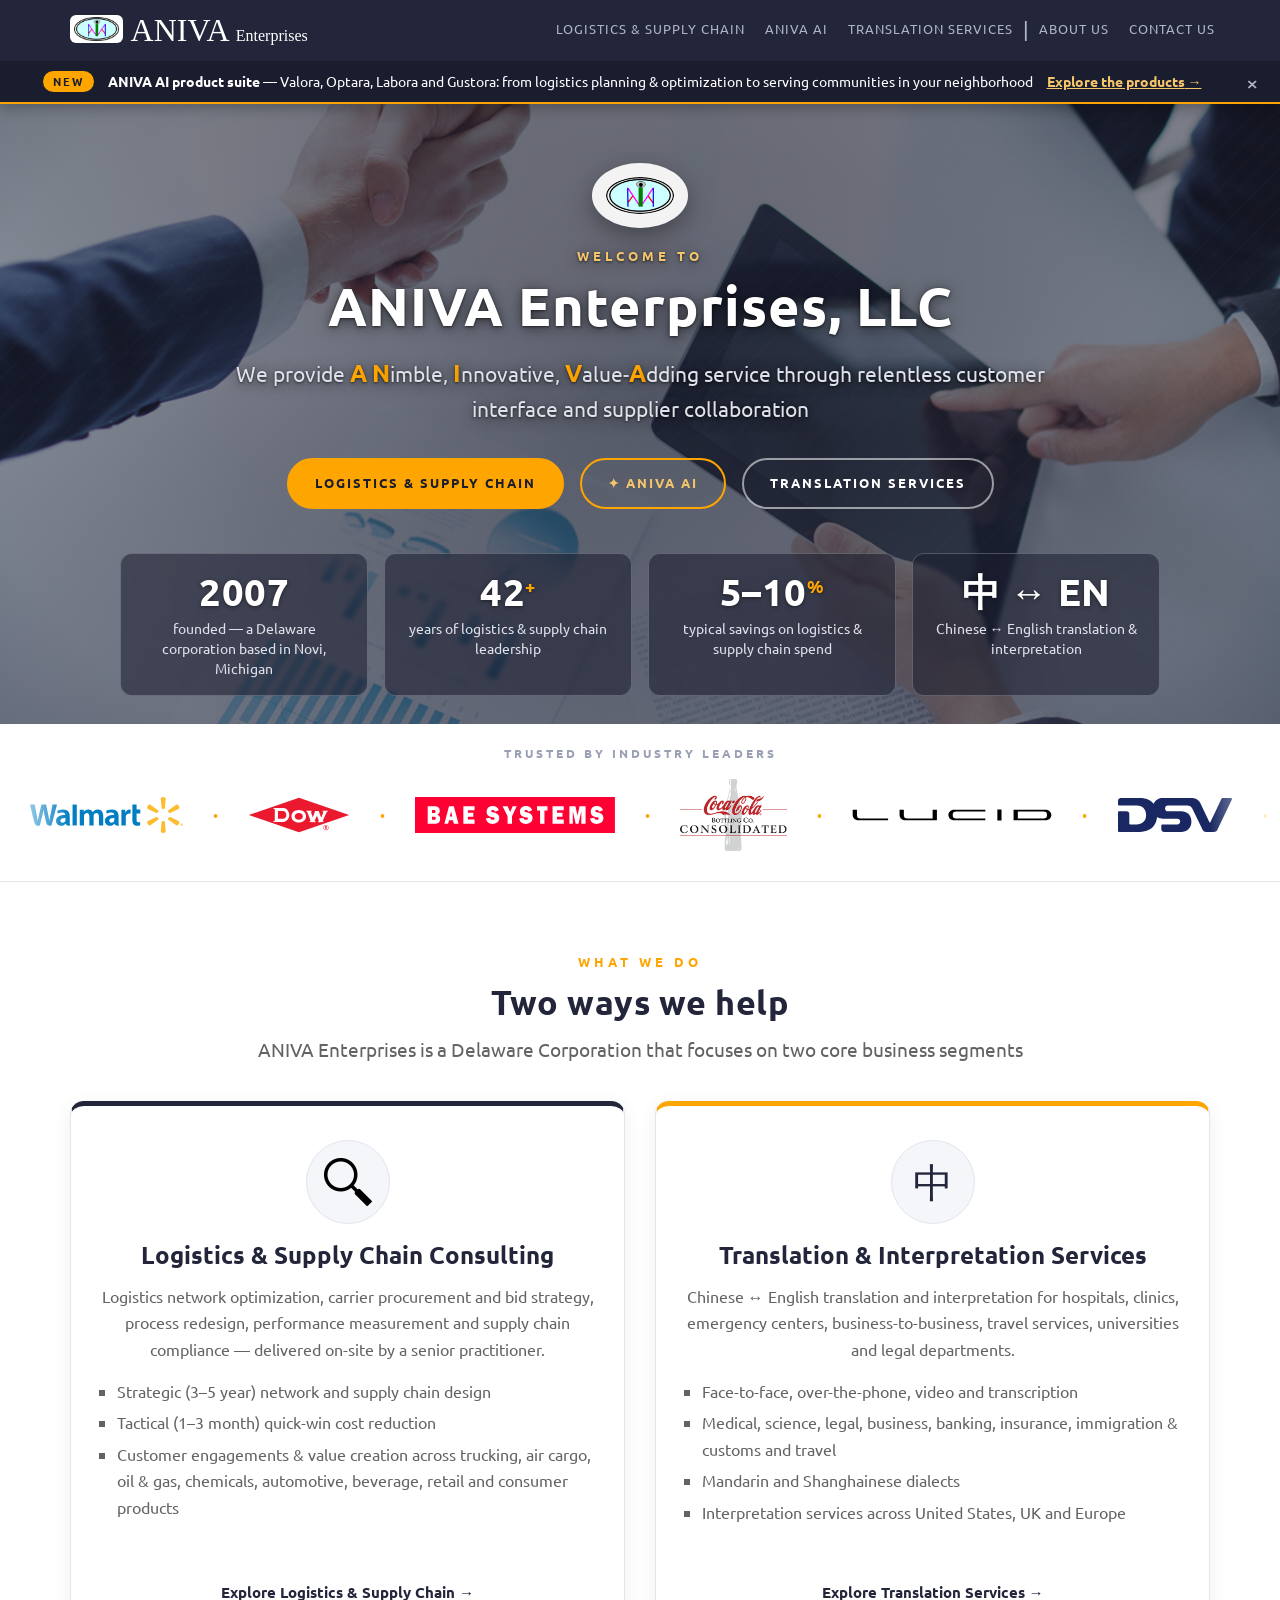
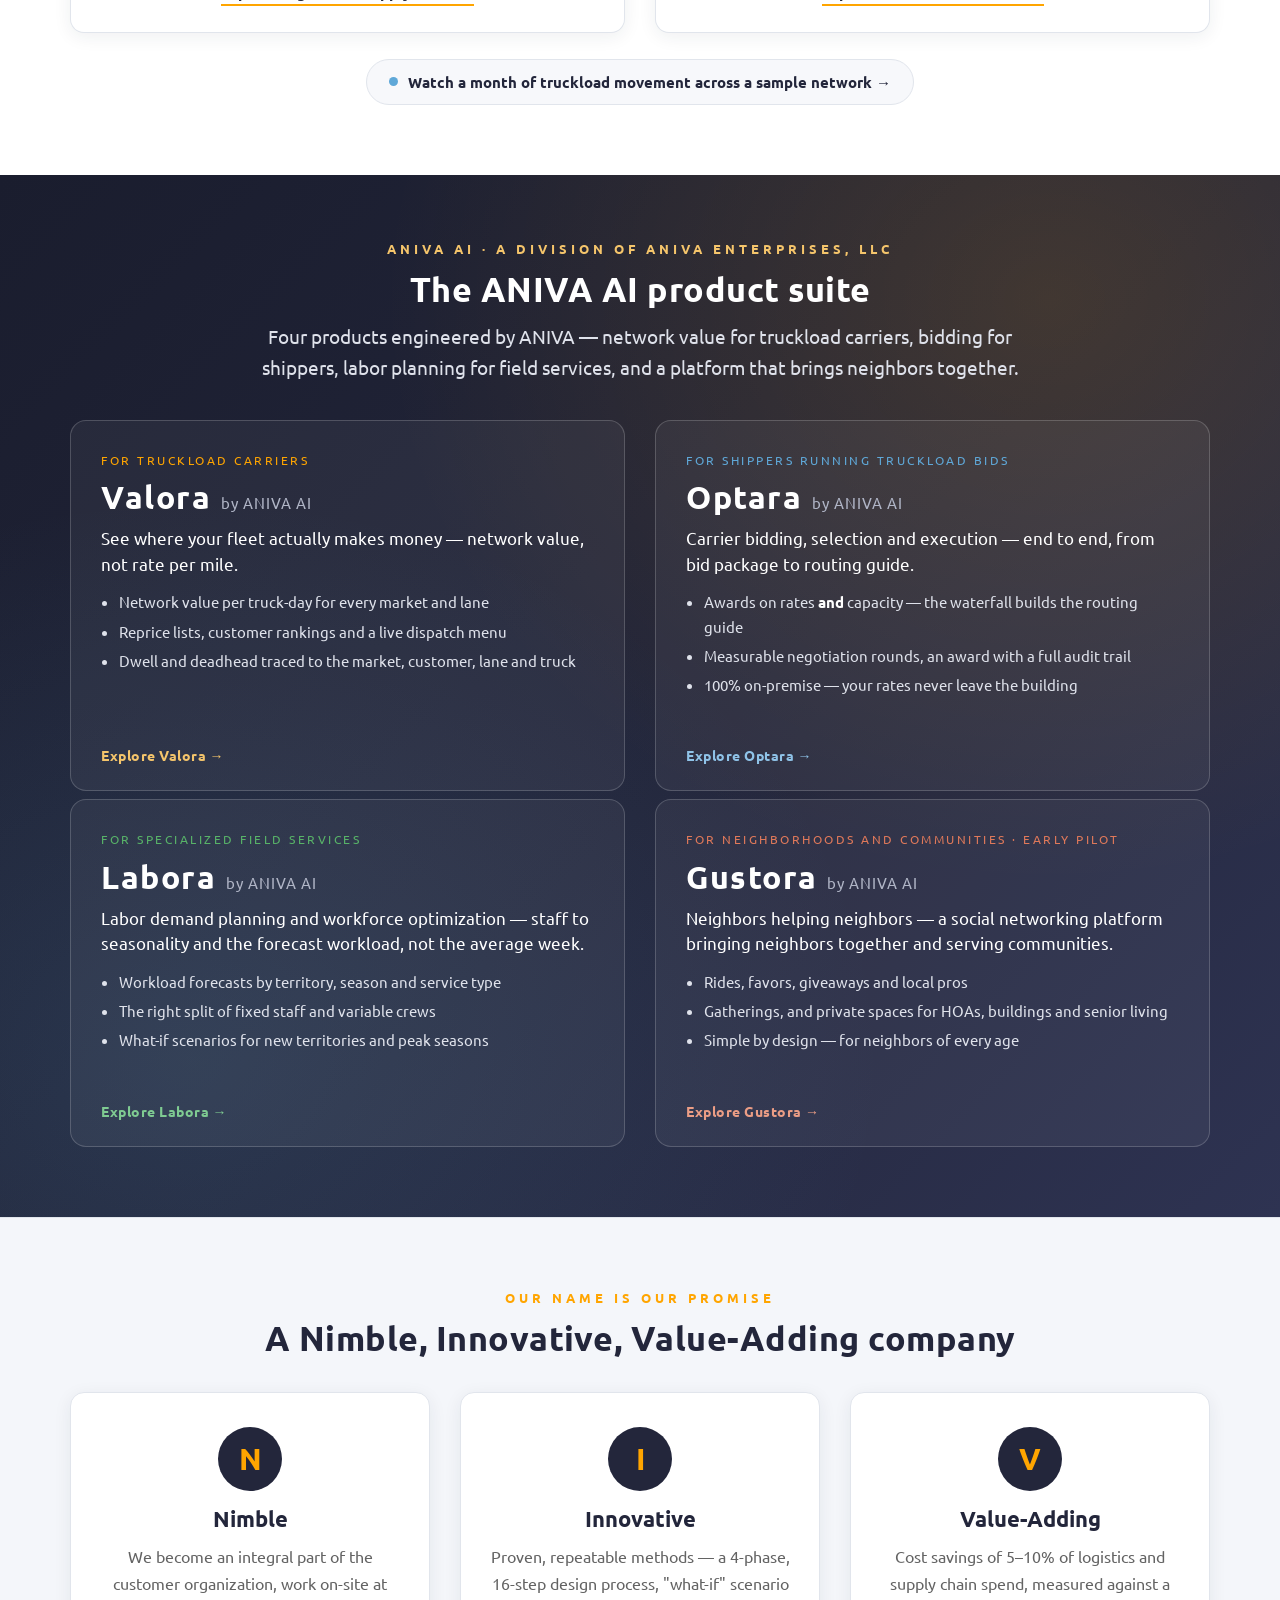
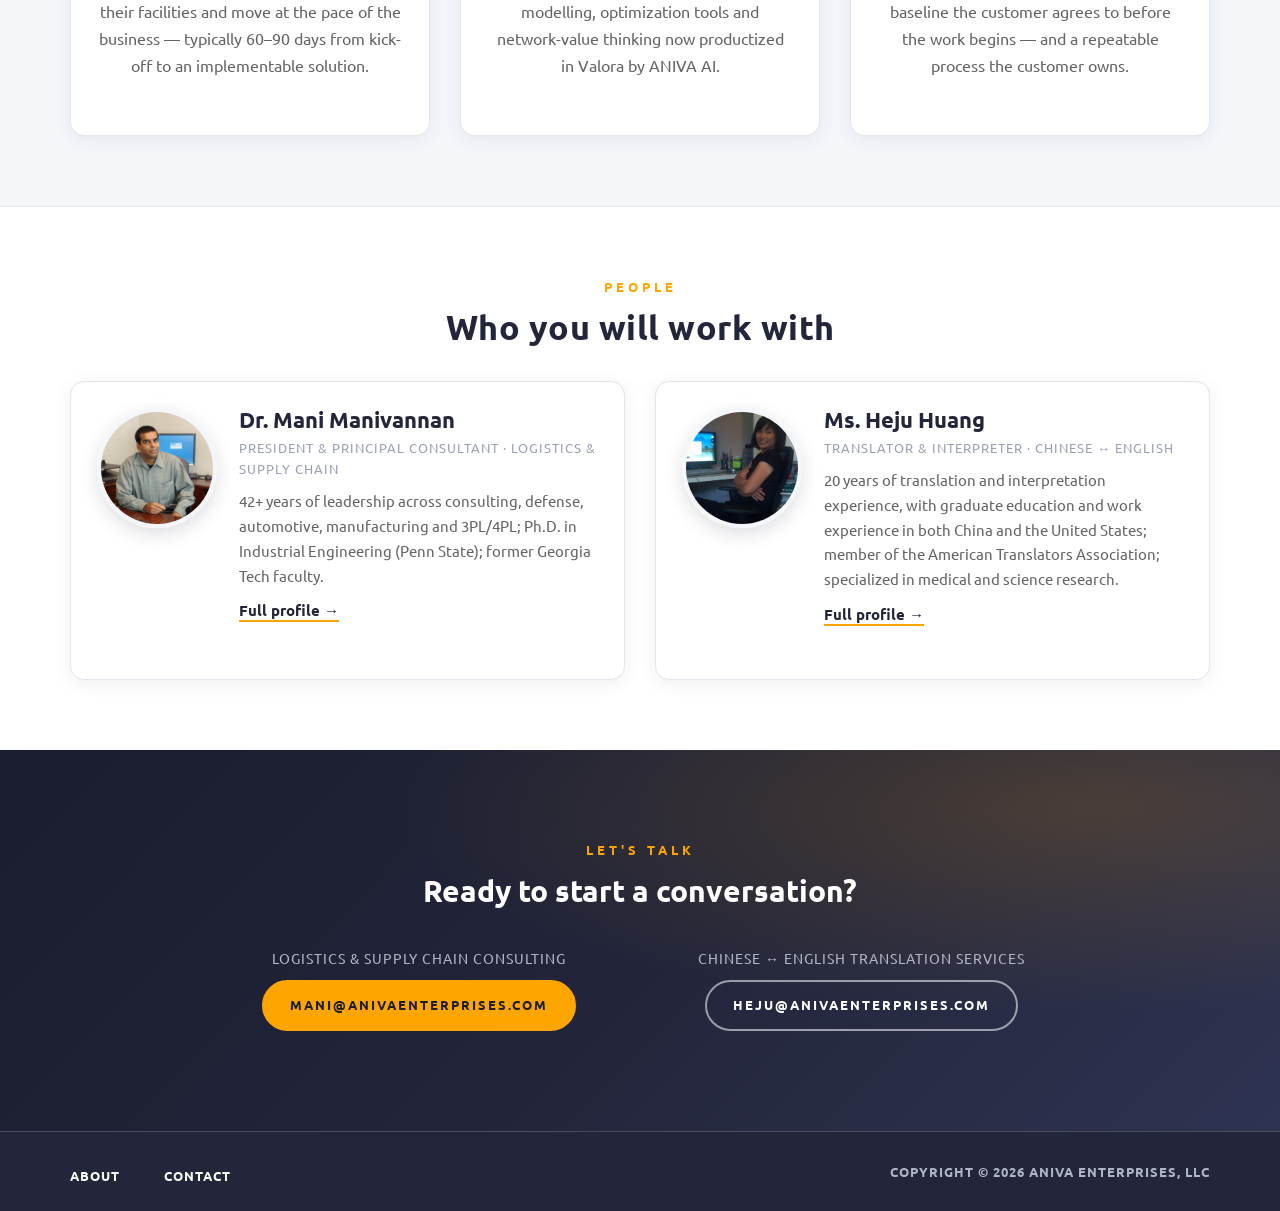
<file: index.html>
<!DOCTYPE html>
<html lang="en">
  <head>
    <meta charset="utf-8">
    <title>ANIVA Enterprises, LLC</title>
    <meta name="description" content="ANIVA Enterprises, LLC - a nimble, innovative, value-adding company offering logistics & supply chain consulting and Chinese-English translation & interpretation services. Novi, Michigan.">
    <meta property="og:type" content="website">
    <meta property="og:site_name" content="ANIVA Enterprises, LLC">
    <meta property="og:title" content="ANIVA Enterprises, LLC">
    <meta property="og:description" content="Logistics & supply chain consulting and Chinese-English translation & interpretation services. A nimble, innovative, value-adding company based in Novi, Michigan.">
    <meta property="og:url" content="https://www.anivaenterprises.com/">
    <meta property="og:image" content="https://www.anivaenterprises.com/og-image.png">
    <meta property="og:image:width" content="1200">
    <meta property="og:image:height" content="630">
    <meta property="og:image:alt" content="ANIVA Enterprises, LLC - Logistics & Supply Chain Consulting; Chinese-English Translation">
    <meta name="twitter:card" content="summary_large_image">
    <meta name="twitter:title" content="ANIVA Enterprises, LLC">
    <meta name="twitter:description" content="Logistics & supply chain consulting and Chinese-English translation & interpretation services. Novi, Michigan.">
    <meta name="twitter:image" content="https://www.anivaenterprises.com/og-image.png">
    <link rel="shortcut icon" href="browser_icon.ico"/>
    <link rel="canonical" href="https://www.anivaenterprises.com/Home/Home.html">
    <meta http-equiv="refresh" content="0; url=Home/Home.html">
    <script>window.location.replace("Home/Home.html");</script>
  </head>
  <body>
    <p>Redirecting to <a href="Home/Home.html">ANIVA Enterprises</a>&hellip;</p>
  </body>
</html>
</file>
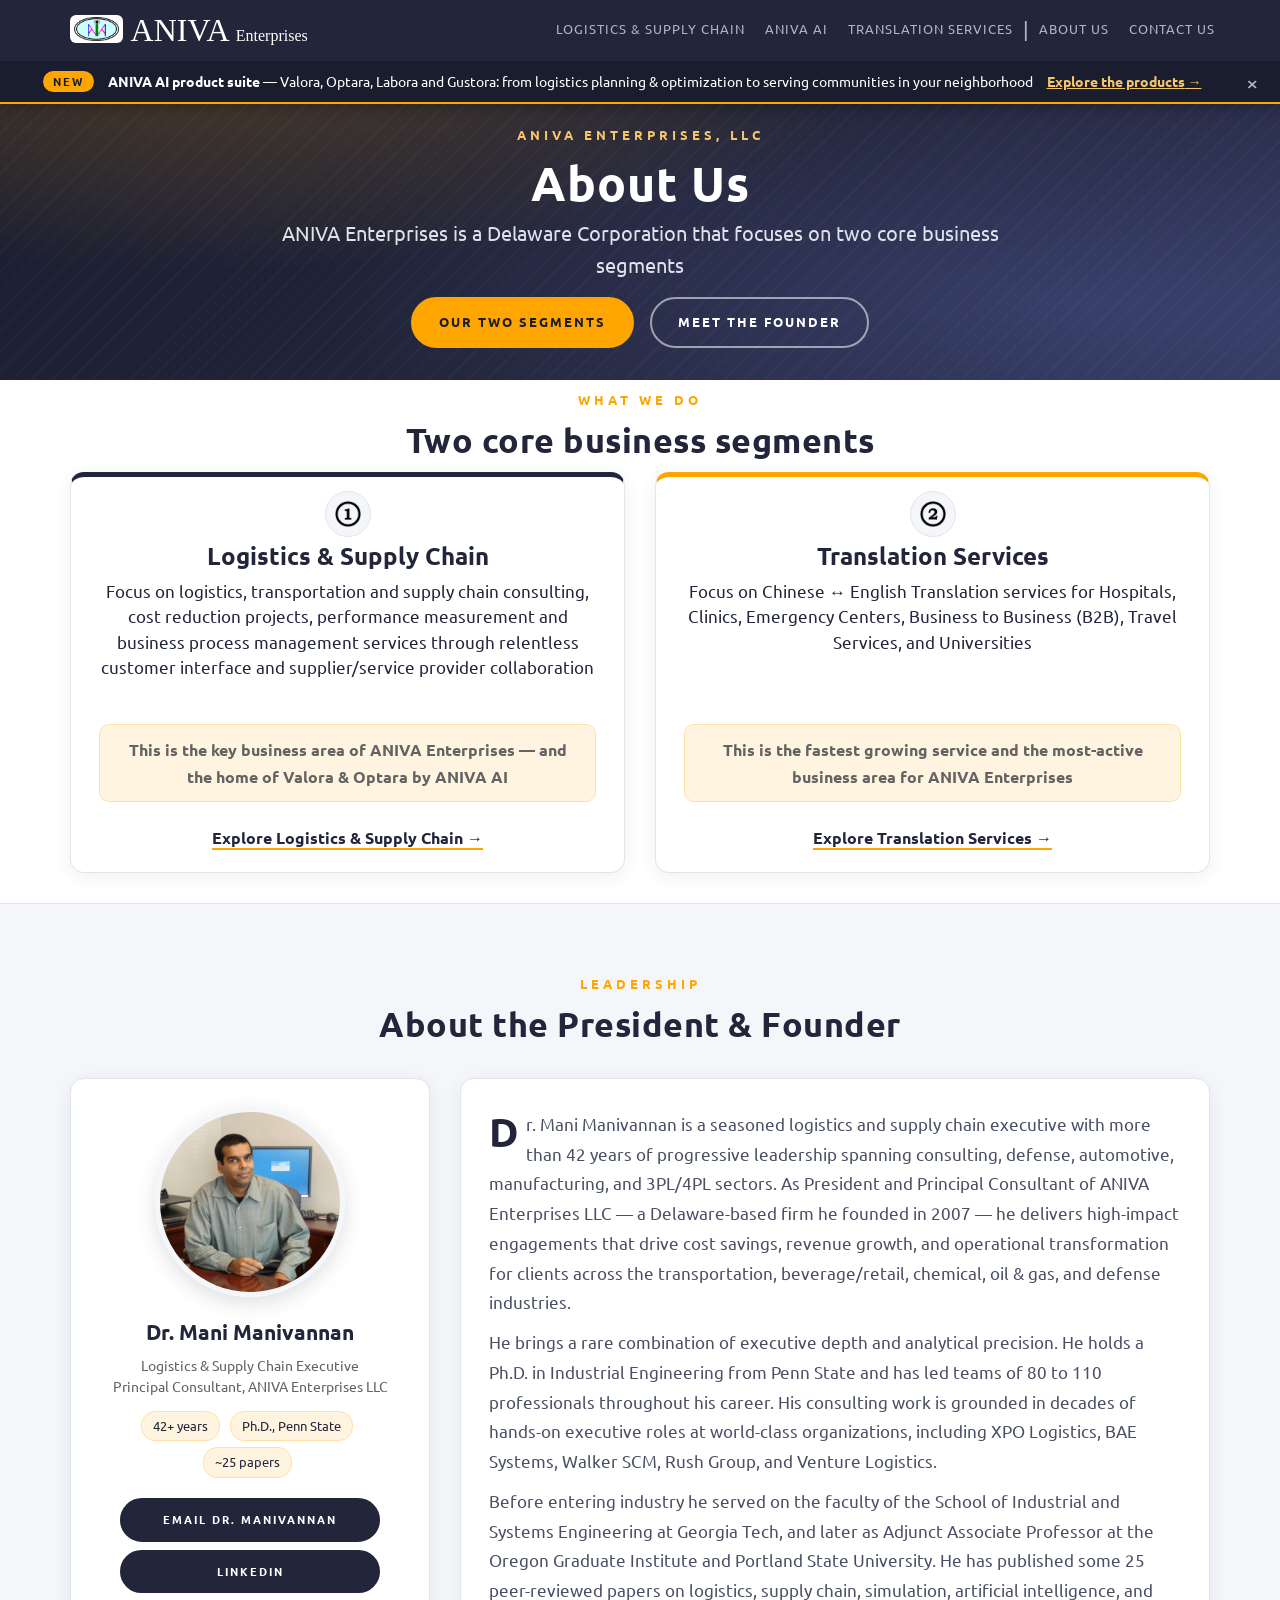
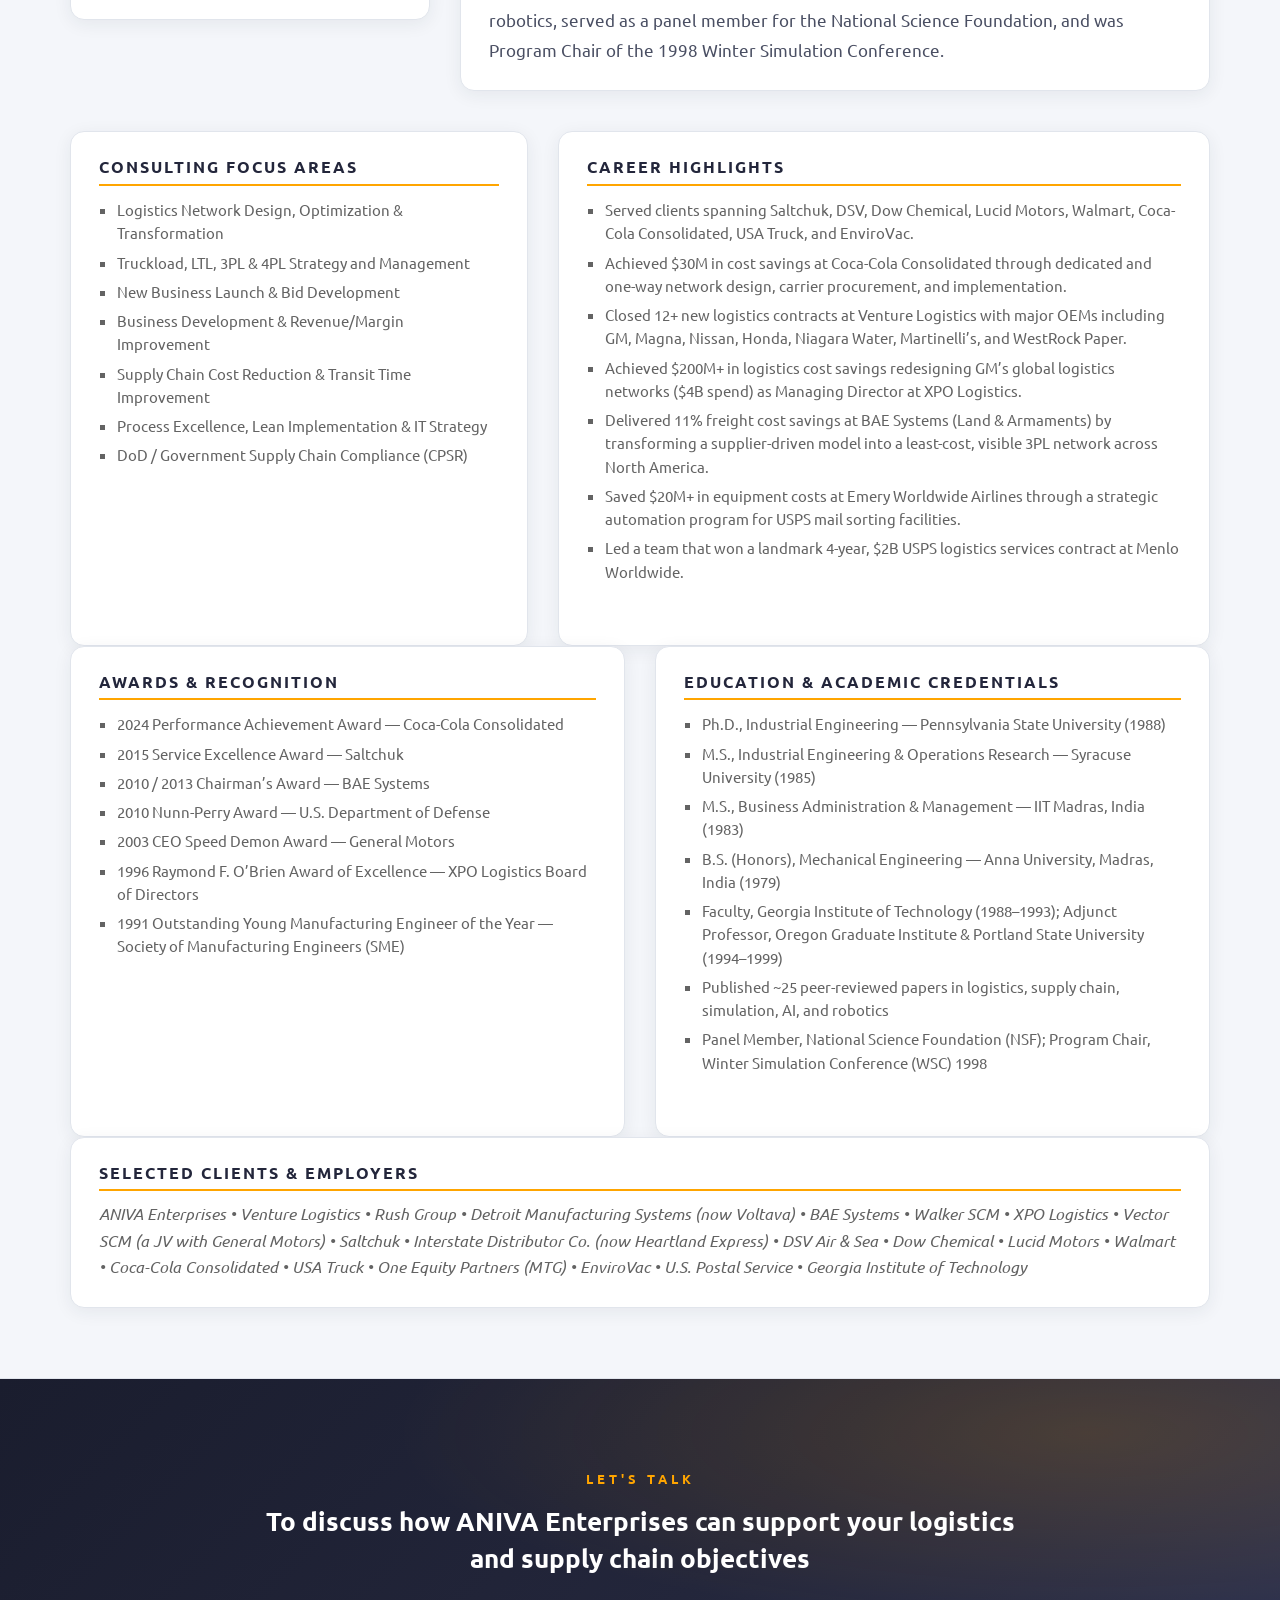
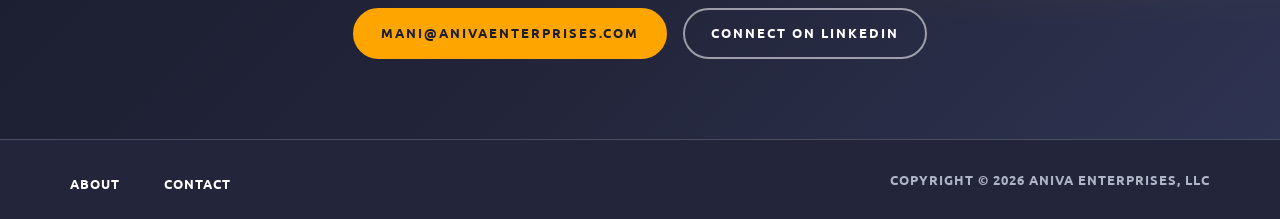
<file: AboutUs/AboutUs.html>
<!DOCTYPE html>
<html>
  <head>
    <title>
      About Us
    </title>
    <link rel="shortcut icon" href="../browser_icon.ico"/>
    <meta charset="utf-8">
    <meta http-equiv="X-UA-Compatible" content="IE=edge">
    <meta name="viewport" content="width=device-width, initial-scale=1">
    <meta name="description" content="About ANIVA Enterprises, LLC - a Delaware corporation with two core segments, logistics & supply chain consulting and translation services - and its founder, Dr. Mani Manivannan.">
    <meta property="og:type" content="website">
    <meta property="og:site_name" content="ANIVA Enterprises, LLC">
    <meta property="og:title" content="About Us | ANIVA Enterprises">
    <meta property="og:description" content="About ANIVA Enterprises, LLC - a Delaware corporation with two core segments, logistics & supply chain consulting and translation services - and its founder, Dr. Mani Manivannan.">
    <meta property="og:url" content="https://www.anivaenterprises.com/AboutUs/AboutUs.html">
    <meta property="og:image" content="https://www.anivaenterprises.com/og-image.png">
    <meta property="og:image:width" content="1200">
    <meta property="og:image:height" content="630">
    <meta property="og:image:alt" content="ANIVA Enterprises, LLC - Logistics & Supply Chain Consulting; Chinese-English Translation">
    <meta name="twitter:card" content="summary_large_image">
    <meta name="twitter:title" content="About Us | ANIVA Enterprises">
    <meta name="twitter:description" content="About ANIVA Enterprises, LLC - a Delaware corporation with two core segments, logistics & supply chain consulting and translation services - and its founder, Dr. Mani Manivannan.">
    <meta name="twitter:image" content="https://www.anivaenterprises.com/og-image.png">
    <link rel="stylesheet" href="https://maxcdn.bootstrapcdn.com/bootstrap/3.3.5/css/bootstrap.min.css">
    <link href='https://fonts.googleapis.com/css?family=Ubuntu:400,500,700,400italic' rel='stylesheet' type='text/css'>
    <link rel="stylesheet" href="../Nav_Bar.css?v=2"/>
    <link rel="stylesheet" href="../Footer.css"/>
    <link rel="stylesheet" href="../Site.css?v=3"/>
    <link rel="stylesheet" href="AboutUs.css?v=2"/>
  </head>

  <body>
    <!--Navigation Bar-->
    <div class="navbar navbar-default navbar-fixed-top" role="navigation">
      <div class="container">
        <div class="navbar-header">
          <button type="button" class="navbar-toggle" data-toggle="collapse" data-target=".navbar-collapse">
            <span class="sr-only">Toggle navigation</span>
            <span class="icon-bar"></span>
            <span class="icon-bar"></span>
            <span class="icon-bar"></span>
          </button>
          <a class="navbar-brand" id="home-button" href="../Home/Home.html"><img class="brand-logo" src="../Home/ANIVA_logo.png" alt="ANIVA logo" width="52" height="28" style="display:inline-block;height:28px;width:auto;vertical-align:middle;position:relative;top:-5px;margin-right:8px;background:#fff;border-radius:6px;padding:2px 4px;">ANIVA <span class="brand-sub">Enterprises</span></a>
        </div>
        <div class="navbar-collapse collapse">
          <ul class="nav navbar-nav navbar-right">
            <li><a href="../LogisticsandSupplyChain/LSC.html">Logistics &amp; Supply Chain</a></li>
            <li><a href="../ANIVA-AI/ANIVA-AI.html">ANIVA AI</a></li>
            <li><a href="../TranslationServices/TranslationServices.html">Translation Services</a></li>
            <li id="nav_divider" class="hidden-xs">|</li>
            <li><a href="AboutUs.html">About Us</a></li>
            <li><a href="../ContactUs/ContactUs.html">Contact Us</a></li>
          </ul>
        </div>
      </div>
    </div>

    <!--Valora announcement ribbon (dismissible)-->
    <div class="announce" id="announce" role="region" aria-label="Announcement">
      <span class="announce-pill">New</span>
      <span class="announce-text"><span class="announce-short">Introducing </span><b>ANIVA AI product suite</b><span class="announce-long"> &mdash; Valora, Optara, Labora and Gustora: from logistics planning &amp; optimization to serving communities in your neighborhood</span></span>
      <a class="announce-link" href="../ANIVA-AI/ANIVA-AI.html"><span class="announce-long">Explore the products</span><span class="announce-short">Learn more</span> &rarr;</a>
      <button class="announce-close" type="button" aria-label="Dismiss announcement">&times;</button>
    </div>
    <!--Hero-->
    <section class="hero hero-compact">
      <div class="container">
        <p class="eyebrow eyebrow-light">ANIVA Enterprises, LLC</p>
        <h1>About Us</h1>
        <p class="hero-lede">ANIVA Enterprises is a Delaware Corporation that focuses on two core business segments</p>
        <div class="hero-actions">
          <a class="cta cta-solid" href="#segments">Our two segments</a>
          <a class="cta cta-ghost" href="#founder">Meet the founder</a>
        </div>
      </div>
    </section>

    <!--Business Segments-->
    <section class="section" id="segments">
      <div class="container">
        <div class="section-head">
          <p class="eyebrow">What we do</p>
          <h2>Two core business segments</h2>
        </div>
        <div class="row card-row">
          <div class="col-md-6" id="logistics">
            <div class="site-card card-topline segment-card">
              <div class="icon-circle"><img src="one.png" alt="One"/></div>
              <h3>Logistics &amp; Supply Chain</h3>
              <p class="segment-lede">Focus on logistics, transportation and supply chain consulting, cost reduction projects, performance measurement and business process management services through relentless customer interface and supplier/service provider collaboration</p>
              <p class="segment-highlight"><b>This is the key business area of ANIVA Enterprises &mdash; and the home of Valora &amp; Optara by ANIVA AI</b></p>
              <p class="segment-link"><a class="text-link" href="../LogisticsandSupplyChain/LSC.html">Explore Logistics &amp; Supply Chain &rarr;</a></p>
            </div>
          </div>
          <div class="col-md-6" id="translation">
            <div class="site-card card-topline-orange segment-card">
              <div class="icon-circle"><img src="two.png" alt="Two"/></div>
              <h3>Translation Services</h3>
              <p class="segment-lede">Focus on Chinese &harr; English Translation services for Hospitals, Clinics, Emergency Centers, Business to Business (B2B), Travel Services, and Universities</p>
              <p class="segment-highlight"><b>This is the fastest growing service and the most-active business area for ANIVA Enterprises</b></p>
              <p class="segment-link"><a class="text-link" href="../TranslationServices/TranslationServices.html">Explore Translation Services &rarr;</a></p>
            </div>
          </div>
        </div>
      </div>
    </section>

    <!--About the Founder-->
    <section class="section section-soft" id="founder">
      <div class="container">
        <div class="section-head">
          <p class="eyebrow">Leadership</p>
          <h2>About the President &amp; Founder</h2>
        </div>

        <div class="row founder-intro">
          <div class="col-md-4">
            <div class="founder-photo-card">
              <img src="founder.png" alt="Dr. Mani Manivannan"/>
              <p class="founder-name">Dr. Mani Manivannan</p>
              <p class="founder-role">Logistics &amp; Supply Chain Executive<br>Principal Consultant, ANIVA Enterprises LLC</p>
              <div class="founder-quick">
                <span class="chip chip-orange">42+ years</span>
                <span class="chip chip-orange">Ph.D., Penn State</span>
                <span class="chip chip-orange">~25 papers</span>
              </div>
              <a class="cta cta-navy" href="mailto:mani@anivaenterprises.com">Email Dr. Manivannan</a>
              <a class="cta cta-navy" href="https://www.linkedin.com/in/mani-manivannan-b19516b/" target="_blank" rel="noopener">LinkedIn</a>
            </div>
          </div>
          <div class="col-md-8">
            <div class="site-card site-card-static founder-bio">
              <p>
                Dr. Mani Manivannan is a seasoned logistics and supply chain executive with more than 42 years of progressive leadership spanning consulting, defense, automotive, manufacturing, and 3PL/4PL sectors. As President and Principal Consultant of ANIVA Enterprises LLC &mdash; a Delaware-based firm he founded in 2007 &mdash; he delivers high-impact engagements that drive cost savings, revenue growth, and operational transformation for clients across the transportation, beverage/retail, chemical, oil &amp; gas, and defense industries.
              </p>
              <p>
                He brings a rare combination of executive depth and analytical precision. He holds a Ph.D. in Industrial Engineering from Penn State and has led teams of 80 to 110 professionals throughout his career. His consulting work is grounded in decades of hands-on executive roles at world-class organizations, including XPO Logistics, BAE Systems, Walker SCM, Rush Group, and Venture Logistics.
              </p>
              <p>
                Before entering industry he served on the faculty of the School of Industrial and Systems Engineering at Georgia Tech, and later as Adjunct Associate Professor at the Oregon Graduate Institute and Portland State University. He has published some 25 peer-reviewed papers on logistics, supply chain, simulation, artificial intelligence, and robotics, served as a panel member for the National Science Foundation, and was Program Chair of the 1998 Winter Simulation Conference.
              </p>
            </div>
          </div>
        </div>

        <div class="row card-row founder-details">
          <div class="col-md-5">
            <div class="site-card site-card-static">
              <h4 class="mini-head">Consulting Focus Areas</h4>
              <ul>
                <li>Logistics Network Design, Optimization &amp; Transformation</li>
                <li>Truckload, LTL, 3PL &amp; 4PL Strategy and Management</li>
                <li>New Business Launch &amp; Bid Development</li>
                <li>Business Development &amp; Revenue/Margin Improvement</li>
                <li>Supply Chain Cost Reduction &amp; Transit Time Improvement</li>
                <li>Process Excellence, Lean Implementation &amp; IT Strategy</li>
                <li>DoD / Government Supply Chain Compliance (CPSR)</li>
              </ul>
            </div>
          </div>
          <div class="col-md-7">
            <div class="site-card site-card-static">
              <h4 class="mini-head">Career Highlights</h4>
              <ul>
                <li>Served clients spanning Saltchuk, DSV, Dow Chemical, Lucid Motors, Walmart, Coca-Cola Consolidated, USA Truck, and EnviroVac.</li>
                <li>Achieved $30M in cost savings at Coca-Cola Consolidated through dedicated and one-way network design, carrier procurement, and implementation.</li>
                <li>Closed 12+ new logistics contracts at Venture Logistics with major OEMs including GM, Magna, Nissan, Honda, Niagara Water, Martinelli&rsquo;s, and WestRock Paper.</li>
                <li>Achieved $200M+ in logistics cost savings redesigning GM&rsquo;s global logistics networks ($4B spend) as Managing Director at XPO Logistics.</li>
                <li>Delivered 11% freight cost savings at BAE Systems (Land &amp; Armaments) by transforming a supplier-driven model into a least-cost, visible 3PL network across North America.</li>
                <li>Saved $20M+ in equipment costs at Emery Worldwide Airlines through a strategic automation program for USPS mail sorting facilities.</li>
                <li>Led a team that won a landmark 4-year, $2B USPS logistics services contract at Menlo Worldwide.</li>
              </ul>
            </div>
          </div>
        </div>

        <div class="row card-row founder-details">
          <div class="col-md-6">
            <div class="site-card site-card-static">
              <h4 class="mini-head">Awards &amp; Recognition</h4>
              <ul>
                <li>2024 Performance Achievement Award &mdash; Coca-Cola Consolidated</li>
                <li>2015 Service Excellence Award &mdash; Saltchuk</li>
                <li>2010 / 2013 Chairman&rsquo;s Award &mdash; BAE Systems</li>
                <li>2010 Nunn-Perry Award &mdash; U.S. Department of Defense</li>
                <li>2003 CEO Speed Demon Award &mdash; General Motors</li>
                <li>1996 Raymond F. O&rsquo;Brien Award of Excellence &mdash; XPO Logistics Board of Directors</li>
                <li>1991 Outstanding Young Manufacturing Engineer of the Year &mdash; Society of Manufacturing Engineers (SME)</li>
              </ul>
            </div>
          </div>
          <div class="col-md-6">
            <div class="site-card site-card-static">
              <h4 class="mini-head">Education &amp; Academic Credentials</h4>
              <ul>
                <li>Ph.D., Industrial Engineering &mdash; Pennsylvania State University (1988)</li>
                <li>M.S., Industrial Engineering &amp; Operations Research &mdash; Syracuse University (1985)</li>
                <li>M.S., Business Administration &amp; Management &mdash; IIT Madras, India (1983)</li>
                <li>B.S. (Honors), Mechanical Engineering &mdash; Anna University, Madras, India (1979)</li>
                <li>Faculty, Georgia Institute of Technology (1988&ndash;1993); Adjunct Professor, Oregon Graduate Institute &amp; Portland State University (1994&ndash;1999)</li>
                <li>Published ~25 peer-reviewed papers in logistics, supply chain, simulation, AI, and robotics</li>
                <li>Panel Member, National Science Foundation (NSF); Program Chair, Winter Simulation Conference (WSC) 1998</li>
              </ul>
            </div>
          </div>
        </div>

        <div class="row">
          <div class="col-md-12">
            <div class="site-card site-card-static clients-card">
              <h4 class="mini-head">Selected Clients &amp; Employers</h4>
              <p class="founder-clients">ANIVA Enterprises &bull; Venture Logistics &bull; Rush Group &bull; Detroit Manufacturing Systems (now Voltava) &bull; BAE Systems &bull; Walker SCM &bull; XPO Logistics &bull; Vector SCM (a JV with General Motors) &bull; Saltchuk &bull; Interstate Distributor Co. (now Heartland Express) &bull; DSV Air &amp; Sea &bull; Dow Chemical &bull; Lucid Motors &bull; Walmart &bull; Coca-Cola Consolidated &bull; USA Truck &bull; One Equity Partners (MTG) &bull; EnviroVac &bull; U.S. Postal Service &bull; Georgia Institute of Technology</p>
            </div>
          </div>
        </div>
      </div>
    </section>

    <!--Contact band-->
    <section class="band-navy about-cta">
      <div class="container">
        <p class="eyebrow">Let's talk</p>
        <h3>To discuss how ANIVA Enterprises can support your logistics and supply chain objectives</h3>
        <p><a class="cta cta-solid" href="mailto:mani@anivaenterprises.com">mani@anivaenterprises.com</a> <a class="cta cta-ghost" href="https://www.linkedin.com/in/mani-manivannan-b19516b/" target="_blank" rel="noopener">Connect on LinkedIn</a></p>
      </div>
    </section>

    <!--Footer-->
    <footer class="footer">
      <div class="container">
        <div class="row">
          <div class="col-xs-6">
            <a href="AboutUs.html">About</a>
            <a href="../ContactUs/ContactUs.html">Contact</a>
          </div>
          <div class="col-xs-6">
            <p>Copyright &copy; 2026 Aniva Enterprises, LLC</p>
          </div>
        </div>
      </div>
    </footer>

    <script src="https://ajax.googleapis.com/ajax/libs/jquery/1.11.3/jquery.min.js"></script>
    <script src="https://maxcdn.bootstrapcdn.com/bootstrap/3.3.5/js/bootstrap.min.js"></script>
    <script src="../Site.js?v=3"></script>

  </body>
</html>
</file>
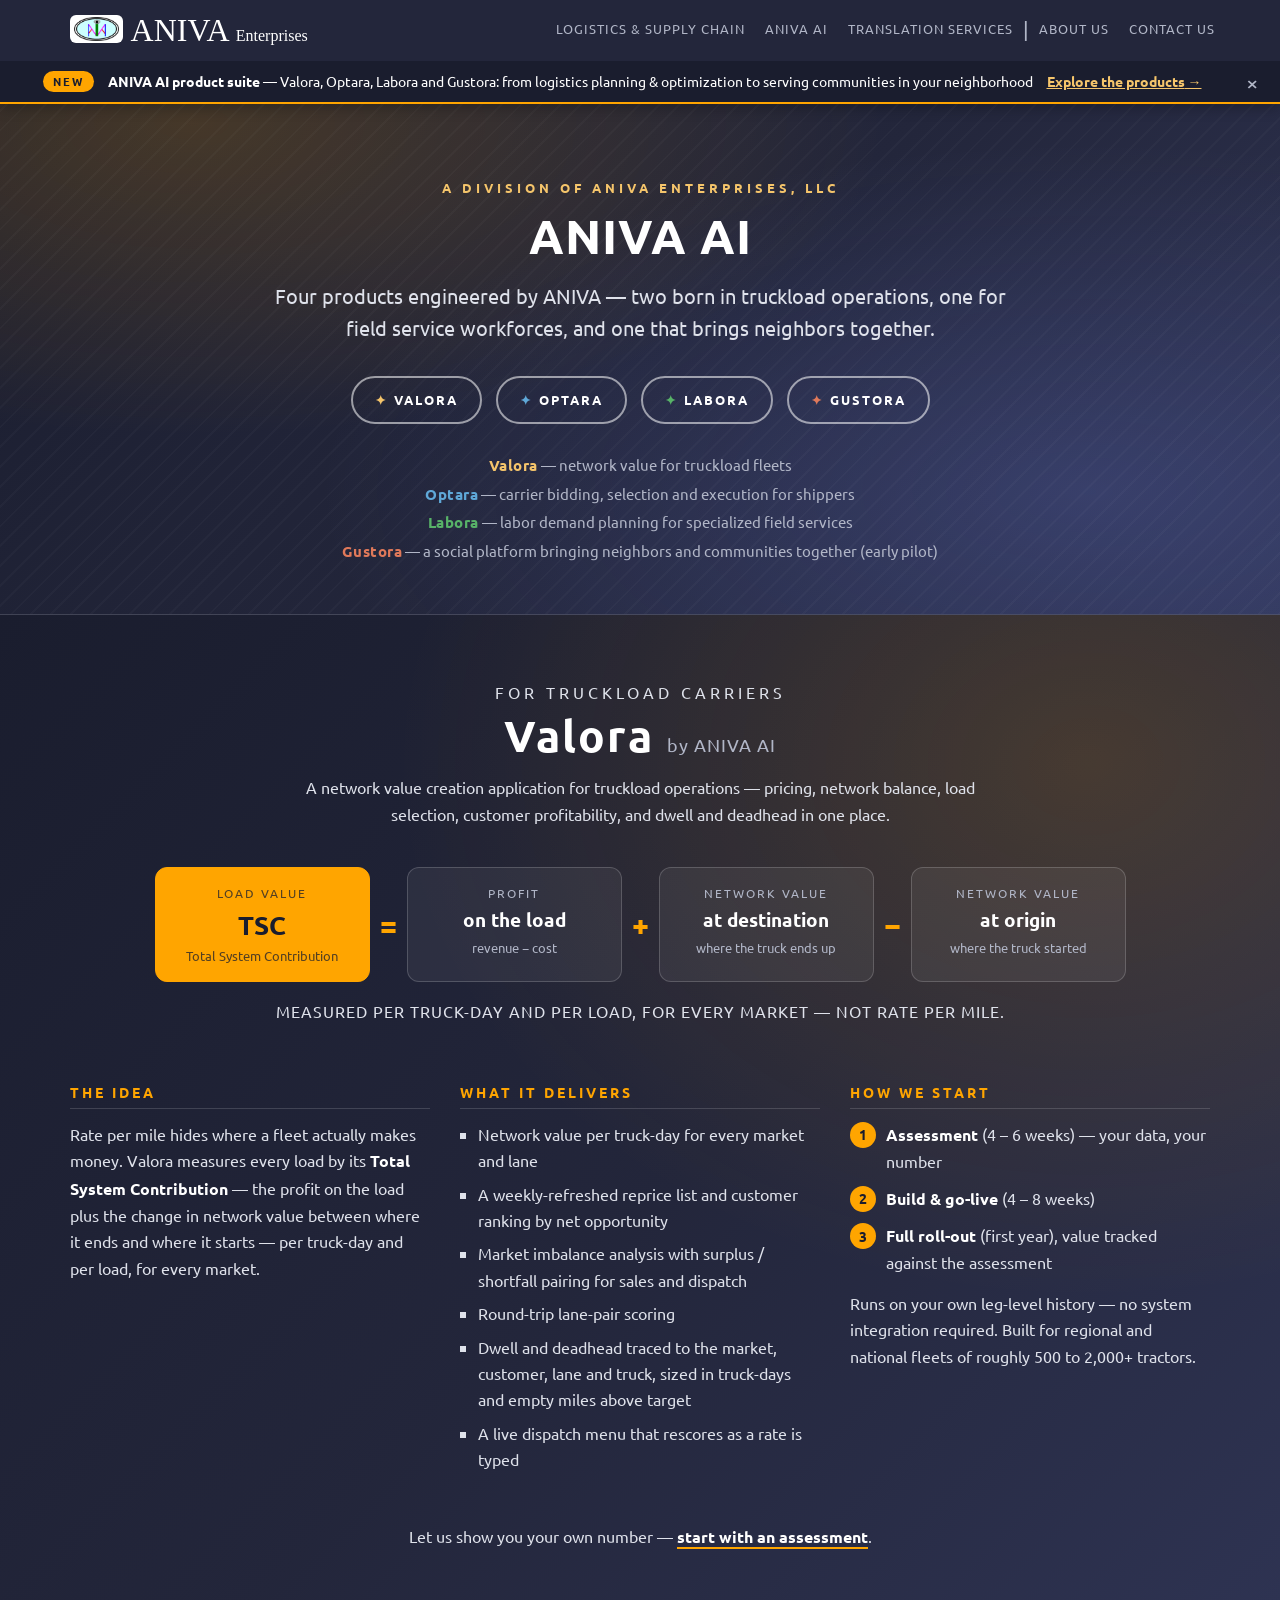
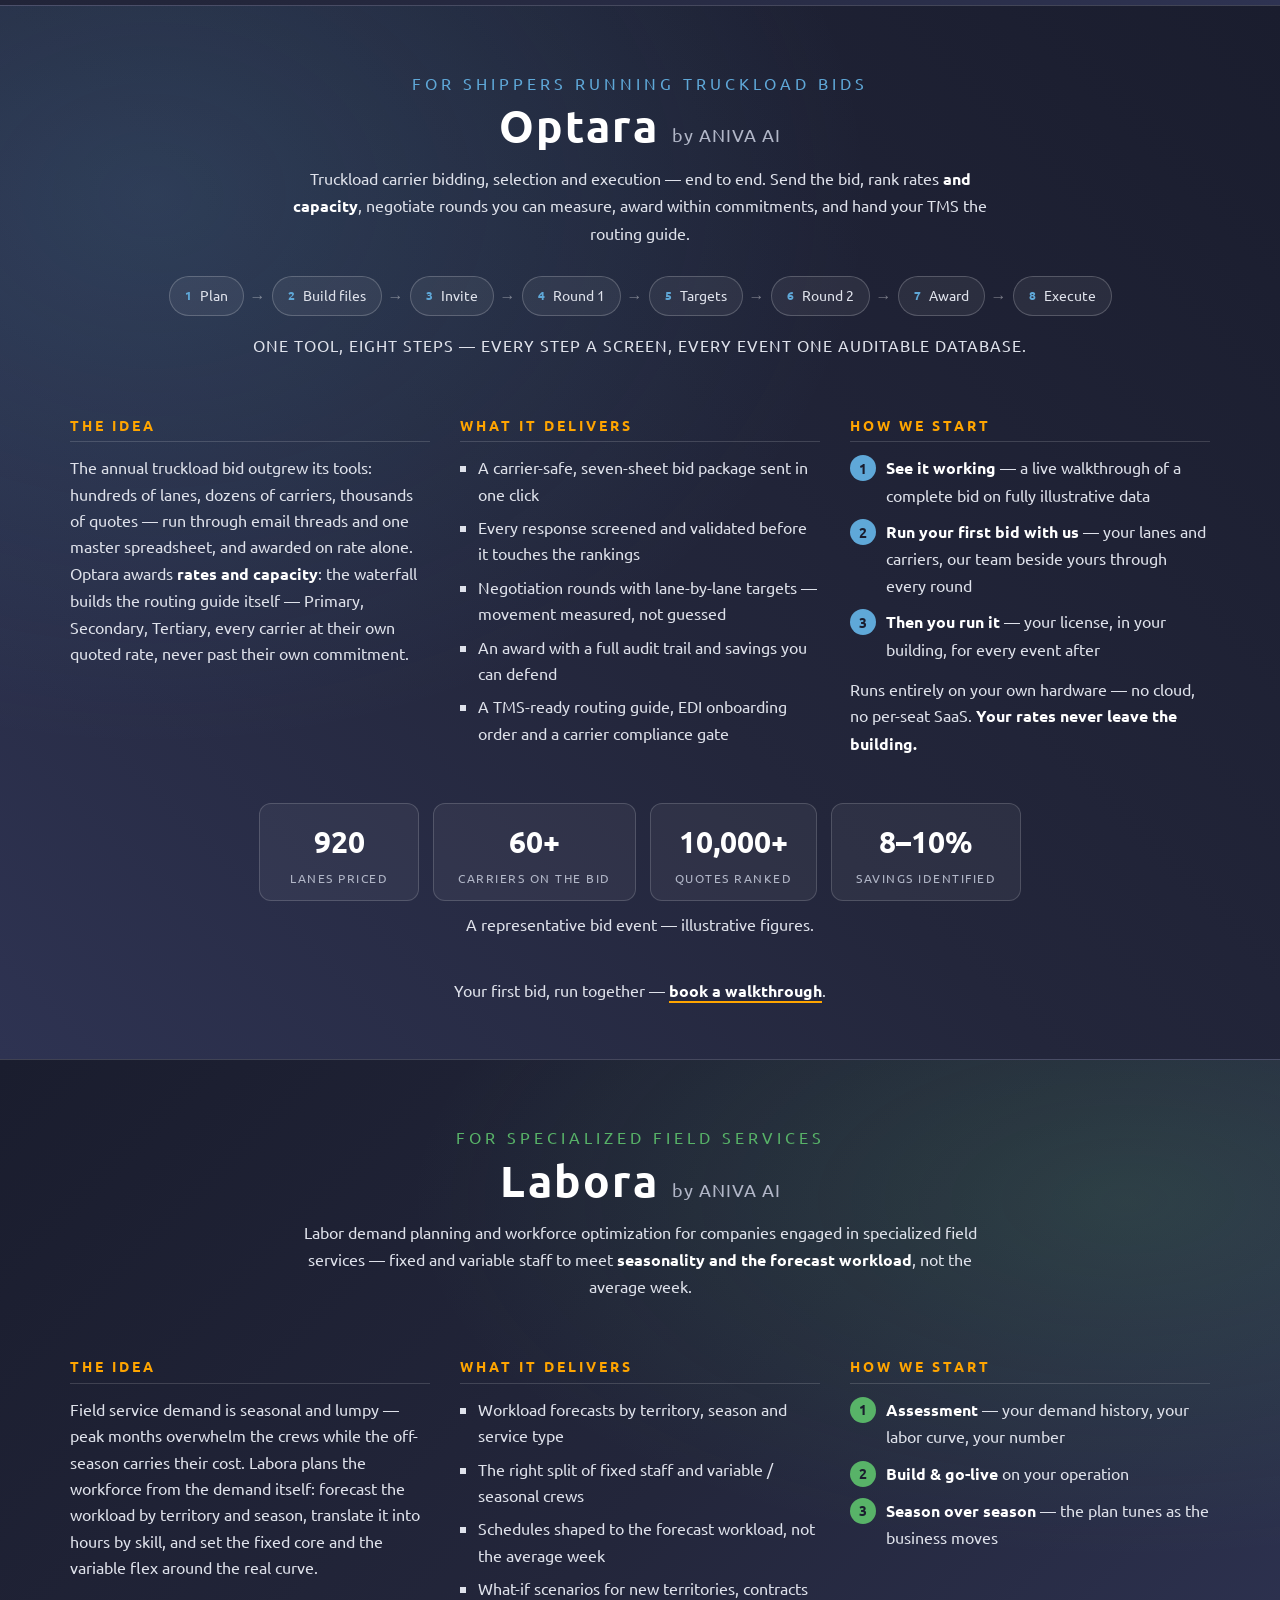
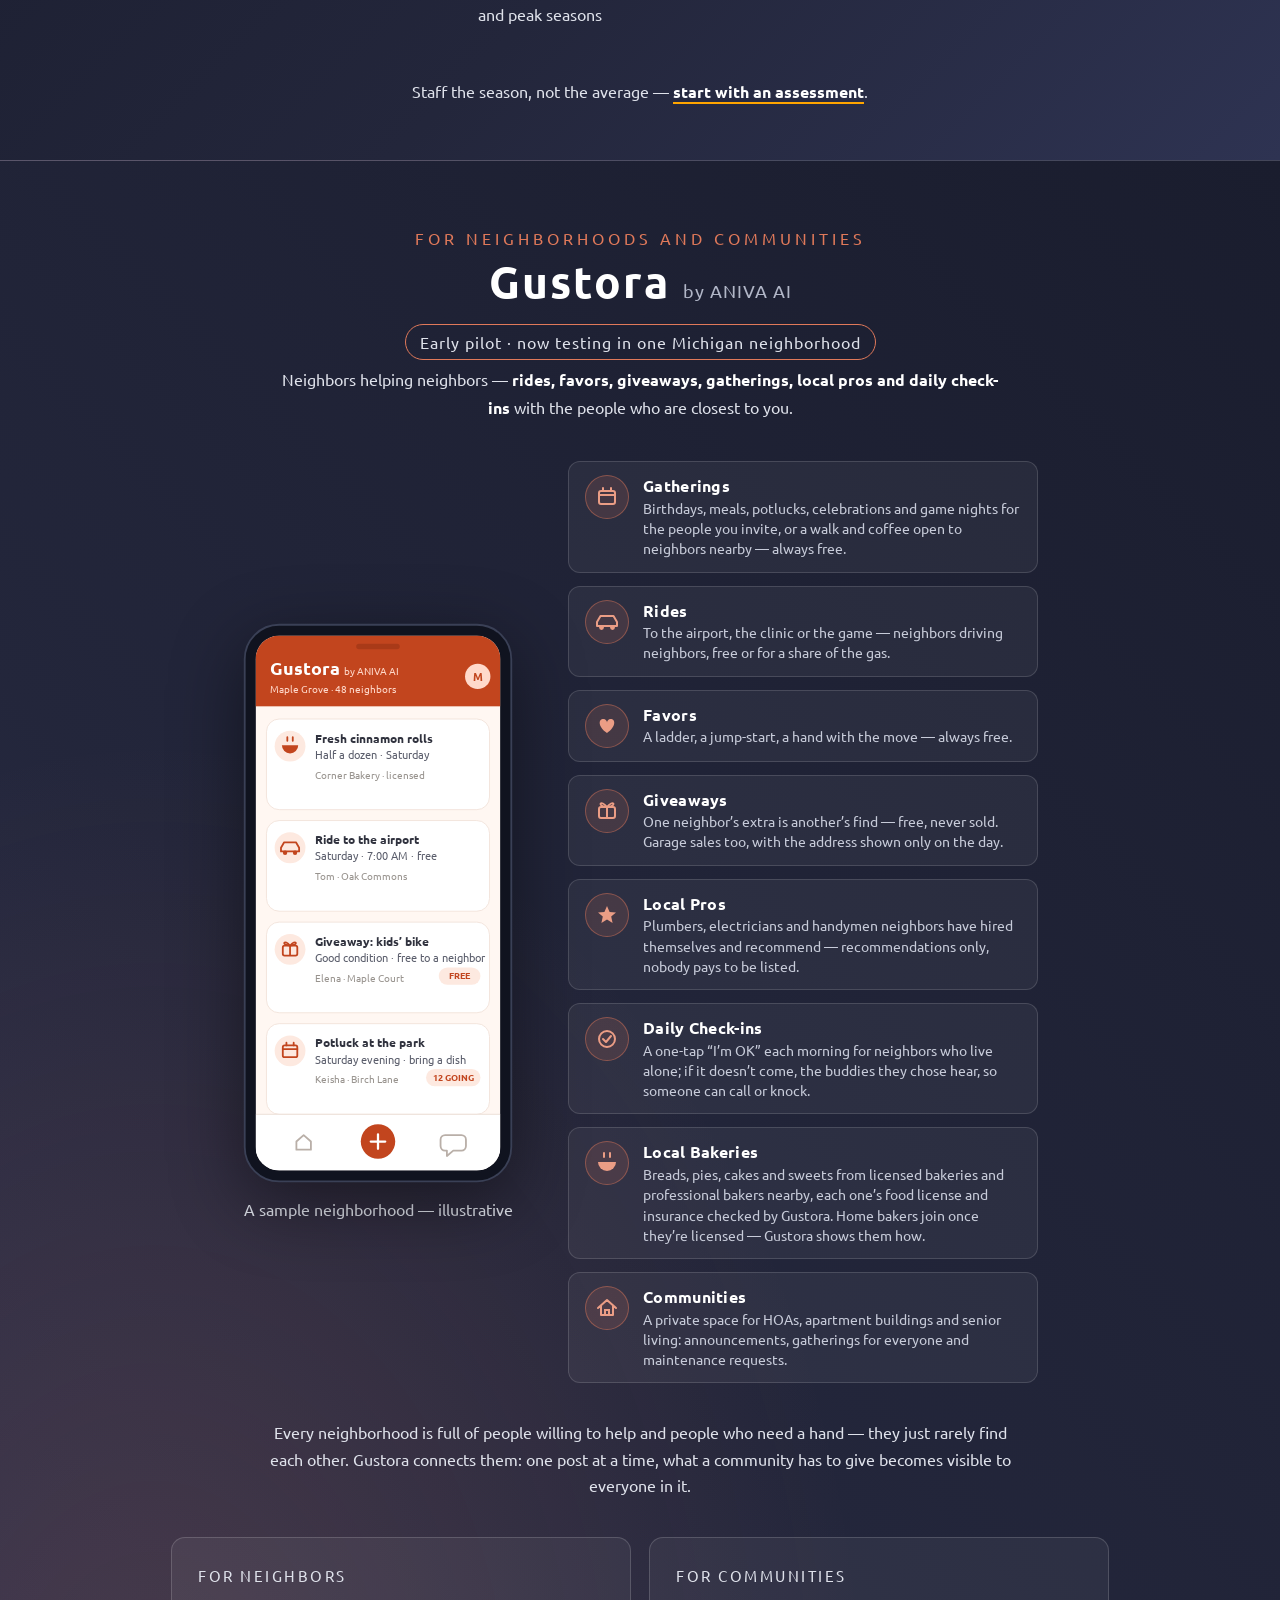
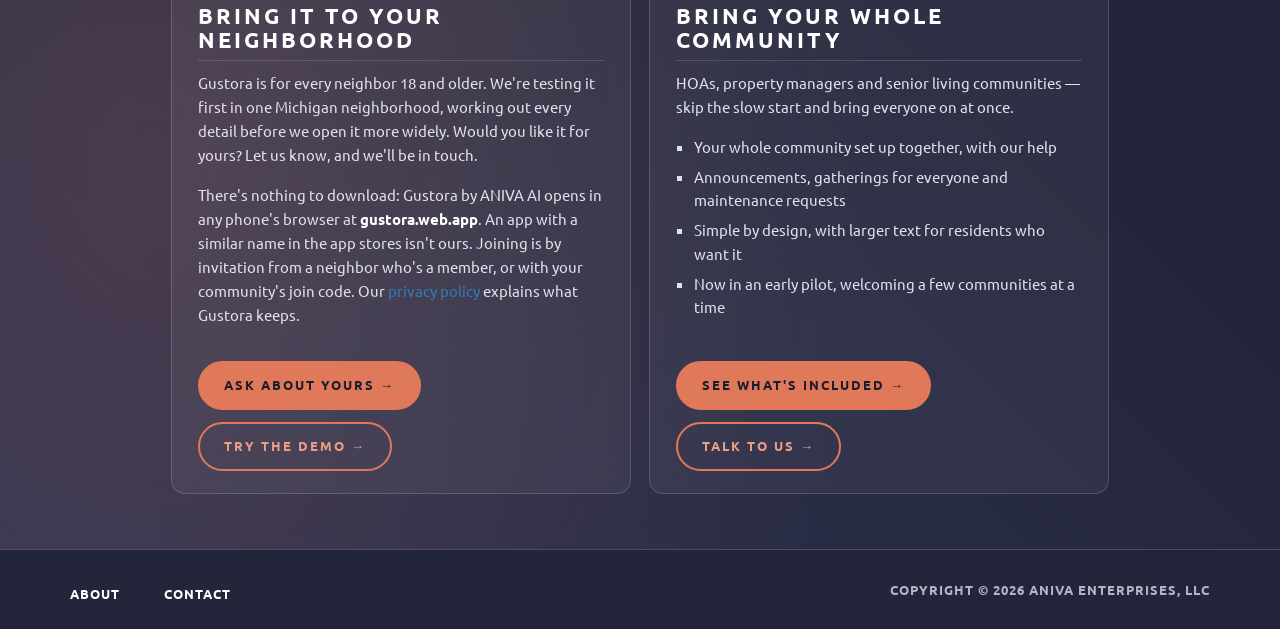
<file: ANIVA-AI/ANIVA-AI.html>
<!DOCTYPE html>
<html>
  <head>
    <title>
      ANIVA AI
    </title>
    <link rel="shortcut icon" href="../browser_icon.ico"/>
    <meta charset="utf-8">
    <meta http-equiv="X-UA-Compatible" content="IE=edge">
    <meta name="viewport" content="width=device-width, initial-scale=1">
    <meta name="description" content="ANIVA AI - a division of ANIVA Enterprises, LLC. Four products: Valora, Optara, Labora and Gustora - truckload network value, carrier bidding, field service labor planning and a neighborhood social platform.">
    <meta property="og:type" content="website">
    <meta property="og:site_name" content="ANIVA Enterprises, LLC">
    <meta property="og:title" content="ANIVA AI | ANIVA Enterprises">
    <meta property="og:description" content="ANIVA AI - a division of ANIVA Enterprises, LLC. Four products: Valora, Optara, Labora and Gustora - truckload network value, carrier bidding, field service labor planning and a neighborhood social platform.">
    <meta property="og:url" content="https://www.anivaenterprises.com/ANIVA-AI/ANIVA-AI.html">
    <meta property="og:image" content="https://www.anivaenterprises.com/og-image.png">
    <meta property="og:image:width" content="1200">
    <meta property="og:image:height" content="630">
    <meta property="og:image:alt" content="ANIVA Enterprises, LLC - Logistics & Supply Chain Consulting; Chinese-English Translation">
    <meta name="twitter:card" content="summary_large_image">
    <meta name="twitter:title" content="ANIVA AI | ANIVA Enterprises">
    <meta name="twitter:description" content="ANIVA AI - a division of ANIVA Enterprises, LLC. Four products: Valora, Optara, Labora and Gustora - truckload network value, carrier bidding, field service labor planning and a neighborhood social platform.">
    <meta name="twitter:image" content="https://www.anivaenterprises.com/og-image.png">
    <link rel="stylesheet" href="https://maxcdn.bootstrapcdn.com/bootstrap/3.3.5/css/bootstrap.min.css">
    <link href='https://fonts.googleapis.com/css?family=Ubuntu:400,500,700,400italic' rel='stylesheet' type='text/css'>
    <link rel="stylesheet" href="../Nav_Bar.css?v=2"/>
    <link rel="stylesheet" href="../Footer.css"/>
    <link rel="stylesheet" href="../Site.css?v=3"/>
    <link rel="stylesheet" href="../LogisticsandSupplyChain/LSC.css?v=24"/>
    <link rel="stylesheet" href="ANIVA-AI.css?v=6"/>
  </head>

  <body>
    <!--Navigation Bar-->
    <div class="navbar navbar-default navbar-fixed-top" role="navigation">
      <div class="container">
        <div class="navbar-header">
          <button type="button" class="navbar-toggle" data-toggle="collapse" data-target=".navbar-collapse">
            <span class="sr-only">Toggle navigation</span>
            <span class="icon-bar"></span>
            <span class="icon-bar"></span>
            <span class="icon-bar"></span>
          </button>
          <a class="navbar-brand" id="home-button" href="../Home/Home.html"><img class="brand-logo" src="../Home/ANIVA_logo.png" alt="ANIVA logo" width="52" height="28" style="display:inline-block;height:28px;width:auto;vertical-align:middle;position:relative;top:-5px;margin-right:8px;background:#fff;border-radius:6px;padding:2px 4px;">ANIVA <span class="brand-sub">Enterprises</span></a>
        </div>
        <div class="navbar-collapse collapse">
          <ul class="nav navbar-nav navbar-right">
            <li><a href="../LogisticsandSupplyChain/LSC.html">Logistics &amp; Supply Chain</a></li>
            <li><a href="ANIVA-AI.html">ANIVA AI</a></li>
            <li><a href="../TranslationServices/TranslationServices.html">Translation Services</a></li>
            <li id="nav_divider" class="hidden-xs">|</li>
            <li><a href="../AboutUs/AboutUs.html">About Us</a></li>
            <li><a href="../ContactUs/ContactUs.html">Contact Us</a></li>
          </ul>
        </div>
      </div>
    </div>

    <!--Valora announcement ribbon (dismissible)-->
    <div class="announce" id="announce" role="region" aria-label="Announcement">
      <span class="announce-pill">New</span>
      <span class="announce-text"><span class="announce-short">Introducing </span><b>ANIVA AI product suite</b><span class="announce-long"> &mdash; Valora, Optara, Labora and Gustora: from logistics planning &amp; optimization to serving communities in your neighborhood</span></span>
      <a class="announce-link" href="#valora"><span class="announce-long">Explore the products</span><span class="announce-short">Learn more</span> &rarr;</a>
      <button class="announce-close" type="button" aria-label="Dismiss announcement">&times;</button>
    </div>

    <!--Hero-->
    <section class="hero hero-compact ai-hero">
      <div class="container">
        <p class="eyebrow eyebrow-light">A division of ANIVA Enterprises, LLC</p>
        <h1>ANIVA AI</h1>
        <p class="hero-lede">Four products engineered by ANIVA &mdash; two born in truckload operations, one for field service workforces, and one that brings neighbors together.</p>
        <div class="hero-actions ai-hero-actions">
          <a class="cta cta-ghost ai-btn-valora" href="#valora"><span class="ai-star">&#10022;</span>Valora</a>
          <a class="cta cta-ghost ai-btn-optara" href="#optara"><span class="ai-star">&#10022;</span>Optara</a>
          <a class="cta cta-ghost ai-btn-labora" href="#labora"><span class="ai-star">&#10022;</span>Labora</a>
          <a class="cta cta-ghost ai-btn-gustora" href="#gustora"><span class="ai-star">&#10022;</span>Gustora</a>
        </div>
        <div class="ai-hero-lines">
          <p><b class="ai-w-valora">Valora</b> &mdash; network value for truckload fleets</p>
          <p><b class="ai-w-optara">Optara</b> &mdash; carrier bidding, selection and execution for shippers</p>
          <p><b class="ai-w-labora">Labora</b> &mdash; labor demand planning for specialized field services</p>
          <p><b class="ai-w-gustora">Gustora</b> &mdash; a social platform bringing neighbors and communities together (early pilot)</p>
        </div>
      </div>
    </section>

    <div class="ai-bands">
      <!--Valora by ANIVA AI-->
      <div class="valora" id="valora">
        <div class="container">
          <div class="row">
            <div class="col-md-10 col-md-offset-1 valora-head">
              <p class="valora-kicker">For truckload carriers</p>
              <h3>Valora <span>by ANIVA AI</span></h3>
              <p class="valora-lede">A network value creation application for truckload operations &mdash; pricing, network balance, load selection, customer profitability, and dwell and deadhead in one place.</p>
            </div>
          </div>

          <div class="tsc-eq" aria-label="Load value equals profit on the load plus network value at destination minus network value at origin">
            <div class="tsc-box tsc-result">
              <span class="tsc-top">Load value</span>
              <span class="tsc-main">TSC</span>
              <span class="tsc-sub">Total System Contribution</span>
            </div>
            <span class="tsc-op">=</span>
            <div class="tsc-box">
              <span class="tsc-top">Profit</span>
              <span class="tsc-main">on the load</span>
              <span class="tsc-sub">revenue &minus; cost</span>
            </div>
            <span class="tsc-op">+</span>
            <div class="tsc-box">
              <span class="tsc-top">Network value</span>
              <span class="tsc-main">at destination</span>
              <span class="tsc-sub">where the truck ends up</span>
            </div>
            <span class="tsc-op">&minus;</span>
            <div class="tsc-box">
              <span class="tsc-top">Network value</span>
              <span class="tsc-main">at origin</span>
              <span class="tsc-sub">where the truck started</span>
            </div>
          </div>
          <p class="tsc-note">Measured per truck-day and per load, for every market &mdash; not rate per mile.</p>

          <div class="row valora-cols">
            <div class="col-md-4">
              <h4>The idea</h4>
              <p>Rate per mile hides where a fleet actually makes money. Valora measures every load by its <b>Total System Contribution</b> &mdash; the profit on the load plus the change in network value between where it ends and where it starts &mdash; per truck-day and per load, for every market.</p>
            </div>
            <div class="col-md-4">
              <h4>What it delivers</h4>
              <ul>
                <li>Network value per truck-day for every market and lane</li>
                <li>A weekly-refreshed reprice list and customer ranking by net opportunity</li>
                <li>Market imbalance analysis with surplus / shortfall pairing for sales and dispatch</li>
                <li>Round-trip lane-pair scoring</li>
                <li>Dwell and deadhead traced to the market, customer, lane and truck, sized in truck-days and empty miles above target</li>
                <li>A live dispatch menu that rescores as a rate is typed</li>
              </ul>
            </div>
            <div class="col-md-4">
              <h4>How we start</h4>
              <ol class="valora-steps">
                <li><span class="step-num">1</span><div><b>Assessment</b> (4 &ndash; 6 weeks) &mdash; your data, your number</div></li>
                <li><span class="step-num">2</span><div><b>Build &amp; go-live</b> (4 &ndash; 8 weeks)</div></li>
                <li><span class="step-num">3</span><div><b>Full roll-out</b> (first year), value tracked against the assessment</div></li>
              </ol>
              <p>Runs on your own leg-level history &mdash; no system integration required. Built for regional and national fleets of roughly 500 to 2,000+ tractors.</p>
            </div>
          </div>
          <p class="valora-cta">Let us show you your own number &mdash; <a href="mailto:mani@anivaenterprises.com">start with an assessment</a>.</p>
        </div>
      </div>

      <!--Optara by ANIVA AI-->
      <div class="valora optara" id="optara">
        <div class="container">
          <div class="row">
            <div class="col-md-10 col-md-offset-1 valora-head">
              <p class="valora-kicker">For shippers running truckload bids</p>
              <h3>Optara <span>by ANIVA AI</span></h3>
              <p class="valora-lede">Truckload carrier bidding, selection and execution &mdash; end to end. Send the bid, rank rates <b>and capacity</b>, negotiate rounds you can measure, award within commitments, and hand your TMS the routing guide.</p>
            </div>
          </div>

          <div class="optara-flow" aria-label="The eight steps of a bid event">
            <span class="of-step"><b>1</b> Plan</span><span class="of-arrow">&rarr;</span>
            <span class="of-step"><b>2</b> Build files</span><span class="of-arrow">&rarr;</span>
            <span class="of-step"><b>3</b> Invite</span><span class="of-arrow">&rarr;</span>
            <span class="of-step"><b>4</b> Round 1</span><span class="of-arrow">&rarr;</span>
            <span class="of-step"><b>5</b> Targets</span><span class="of-arrow">&rarr;</span>
            <span class="of-step"><b>6</b> Round 2</span><span class="of-arrow">&rarr;</span>
            <span class="of-step"><b>7</b> Award</span><span class="of-arrow">&rarr;</span>
            <span class="of-step"><b>8</b> Execute</span>
          </div>
          <p class="tsc-note">One tool, eight steps &mdash; every step a screen, every event one auditable database.</p>

          <div class="row valora-cols">
            <div class="col-md-4">
              <h4>The idea</h4>
              <p>The annual truckload bid outgrew its tools: hundreds of lanes, dozens of carriers, thousands of quotes &mdash; run through email threads and one master spreadsheet, and awarded on rate alone. Optara awards <b>rates and capacity</b>: the waterfall builds the routing guide itself &mdash; Primary, Secondary, Tertiary, every carrier at their own quoted rate, never past their own commitment.</p>
            </div>
            <div class="col-md-4">
              <h4>What it delivers</h4>
              <ul>
                <li>A carrier-safe, seven-sheet bid package sent in one click</li>
                <li>Every response screened and validated before it touches the rankings</li>
                <li>Negotiation rounds with lane-by-lane targets &mdash; movement measured, not guessed</li>
                <li>An award with a full audit trail and savings you can defend</li>
                <li>A TMS-ready routing guide, EDI onboarding order and a carrier compliance gate</li>
              </ul>
            </div>
            <div class="col-md-4">
              <h4>How we start</h4>
              <ol class="valora-steps">
                <li><span class="step-num">1</span><div><b>See it working</b> &mdash; a live walkthrough of a complete bid on fully illustrative data</div></li>
                <li><span class="step-num">2</span><div><b>Run your first bid with us</b> &mdash; your lanes and carriers, our team beside yours through every round</div></li>
                <li><span class="step-num">3</span><div><b>Then you run it</b> &mdash; your license, in your building, for every event after</div></li>
              </ol>
              <p>Runs entirely on your own hardware &mdash; no cloud, no per-seat SaaS. <b>Your rates never leave the building.</b></p>
            </div>
          </div>

          <div class="optara-stats" aria-label="A representative bid event">
            <div class="o-stat"><span class="o-num">920</span><span class="o-lab">Lanes priced</span></div>
            <div class="o-stat"><span class="o-num">60+</span><span class="o-lab">Carriers on the bid</span></div>
            <div class="o-stat"><span class="o-num">10,000+</span><span class="o-lab">Quotes ranked</span></div>
            <div class="o-stat"><span class="o-num">8&ndash;10%</span><span class="o-lab">Savings identified</span></div>
          </div>
          <p class="o-note">A representative bid event &mdash; illustrative figures.</p>

          <p class="valora-cta">Your first bid, run together &mdash; <a href="mailto:mani@anivaenterprises.com">book a walkthrough</a>.</p>
        </div>
      </div>

      <!--Labora by ANIVA AI-->
      <div class="valora labora" id="labora">
        <div class="container">
          <div class="row">
            <div class="col-md-10 col-md-offset-1 valora-head">
              <p class="valora-kicker">For specialized field services</p>
              <h3>Labora <span>by ANIVA AI</span></h3>
              <p class="valora-lede">Labor demand planning and workforce optimization for companies engaged in specialized field services &mdash; fixed and variable staff to meet <b>seasonality and the forecast workload</b>, not the average week.</p>
            </div>
          </div>

          <div class="row valora-cols">
            <div class="col-md-4">
              <h4>The idea</h4>
              <p>Field service demand is seasonal and lumpy &mdash; peak months overwhelm the crews while the off-season carries their cost. Labora plans the workforce from the demand itself: forecast the workload by territory and season, translate it into hours by skill, and set the fixed core and the variable flex around the real curve.</p>
            </div>
            <div class="col-md-4">
              <h4>What it delivers</h4>
              <ul>
                <li>Workload forecasts by territory, season and service type</li>
                <li>The right split of fixed staff and variable / seasonal crews</li>
                <li>Schedules shaped to the forecast workload, not the average week</li>
                <li>What-if scenarios for new territories, contracts and peak seasons</li>
              </ul>
            </div>
            <div class="col-md-4">
              <h4>How we start</h4>
              <ol class="valora-steps">
                <li><span class="step-num">1</span><div><b>Assessment</b> &mdash; your demand history, your labor curve, your number</div></li>
                <li><span class="step-num">2</span><div><b>Build &amp; go-live</b> on your operation</div></li>
                <li><span class="step-num">3</span><div><b>Season over season</b> &mdash; the plan tunes as the business moves</div></li>
              </ol>
            </div>
          </div>
          <p class="valora-cta">Staff the season, not the average &mdash; <a href="mailto:mani@anivaenterprises.com">start with an assessment</a>.</p>
        </div>
      </div>

      <!--Gustora by ANIVA AI-->
      <div class="valora gustora" id="gustora">
        <div class="container">
          <div class="row">
            <div class="col-md-10 col-md-offset-1 valora-head">
              <p class="valora-kicker">For neighborhoods and communities</p>
              <h3>Gustora <span>by ANIVA AI</span></h3>
              <p class="pilot-pill">Early pilot &middot; now testing in one Michigan neighborhood</p>
              <p class="valora-lede">Neighbors helping neighbors &mdash; <b>rides, favors, giveaways, gatherings, local pros and daily check-ins</b> with the people who are closest to you.</p>
            </div>
          </div>

          <div class="gv-stage">
            <div class="gv-phone">
              <svg viewBox="0 0 300 620" xmlns="http://www.w3.org/2000/svg" role="img" aria-label="Illustration of the Gustora by ANIVA AI app: a neighborhood feed with fresh cinnamon rolls from a local bakery, a ride offer, a giveaway and a potluck" font-family="Ubuntu, Tahoma, sans-serif">
                <rect x="3" y="3" width="294" height="614" rx="38" fill="#10131F" stroke="#3A4056" stroke-width="2"/>
                <clipPath id="gv-scr"><rect x="15" y="15" width="270" height="590" rx="26"/></clipPath>
                <g clip-path="url(#gv-scr)">
                  <rect x="15" y="15" width="270" height="590" fill="#FFF7F2"/>
                  <rect x="15" y="15" width="270" height="78" fill="#C2451E"/>
                  <rect x="126" y="24" width="48" height="6" rx="3" fill="#A93A18"/>
                  <text x="31" y="58" font-size="20" font-weight="bold" fill="#FFFFFF">Gustora <tspan font-size="11" font-weight="normal" fill="#FFD9CB">by ANIVA AI</tspan></text>
                  <text x="31" y="78" font-size="11.5" fill="#FFD9CB">Maple Grove &#183; 48 neighbors</text>
                  <circle cx="260" cy="60" r="14" fill="#FFD9CB"/>
                  <text x="260" y="65" font-size="12" font-weight="bold" fill="#C2451E" text-anchor="middle">M</text>

                  <rect x="27" y="107" width="246" height="100" rx="14" fill="#FFFFFF" stroke="#F2E3DA"/>
                  <circle cx="53" cy="137" r="17" fill="#FDE9E0"/>
                  <g transform="translate(53,137)">
                    <path d="M-9 -1 a9 9 0 0 0 18 0 z" fill="#C2451E"/>
                    <path d="M-3 -6 v-4 M3 -6 v-4" stroke="#C2451E" stroke-width="2" stroke-linecap="round" fill="none"/>
                  </g>
                  <text x="80" y="133" font-size="13" font-weight="bold" fill="#30323E">Fresh cinnamon rolls</text>
                  <text x="80" y="151" font-size="12" fill="#5A5D6B">Half a dozen &#183; Saturday</text>
                  <text x="80" y="173" font-size="11" fill="#98938E">Corner Bakery &#183; licensed</text>

                  <rect x="27" y="219" width="246" height="100" rx="14" fill="#FFFFFF" stroke="#F2E3DA"/>
                  <circle cx="53" cy="249" r="17" fill="#FDE9E0"/>
                  <g transform="translate(53,249)">
                    <path d="M-10 4 v-4 l3.5 -6 h13 l3.5 6 v4 z" fill="none" stroke="#C2451E" stroke-width="2" stroke-linejoin="round"/>
                    <circle cx="-5.5" cy="5.5" r="2.4" fill="#C2451E"/>
                    <circle cx="5.5" cy="5.5" r="2.4" fill="#C2451E"/>
                  </g>
                  <text x="80" y="245" font-size="13" font-weight="bold" fill="#30323E">Ride to the airport</text>
                  <text x="80" y="263" font-size="12" fill="#5A5D6B">Saturday &#183; 7:00 AM &#183; free</text>
                  <text x="80" y="285" font-size="11" fill="#98938E">Tom &#183; Oak Commons</text>

                  <rect x="27" y="331" width="246" height="100" rx="14" fill="#FFFFFF" stroke="#F2E3DA"/>
                  <circle cx="53" cy="361" r="17" fill="#FDE9E0"/>
                  <g transform="translate(53,361)">
                    <rect x="-8" y="-4" width="16" height="11" rx="2" fill="none" stroke="#C2451E" stroke-width="2"/>
                    <path d="M0 -4 v11" stroke="#C2451E" stroke-width="2"/>
                    <path d="M0 -4 c-6 -8 -11 -1 0 0 c11 -1 6 -8 0 0" fill="none" stroke="#C2451E" stroke-width="1.8"/>
                  </g>
                  <text x="80" y="357" font-size="13" font-weight="bold" fill="#30323E">Giveaway: kids&#8217; bike</text>
                  <text x="80" y="375" font-size="12" fill="#5A5D6B">Good condition &#183; free to a neighbor</text>
                  <text x="80" y="397" font-size="11" fill="#98938E">Elena &#183; Maple Court</text>
                  <rect x="217" y="381" width="46" height="19" rx="9.5" fill="#FDE9E0"/>
                  <text x="240" y="394" font-size="9.5" font-weight="bold" fill="#C2451E" text-anchor="middle">FREE</text>

                  <rect x="27" y="443" width="246" height="100" rx="14" fill="#FFFFFF" stroke="#F2E3DA"/>
                  <circle cx="53" cy="473" r="17" fill="#FDE9E0"/>
                  <g transform="translate(53,473)">
                    <rect x="-8" y="-6" width="16" height="13" rx="2" fill="none" stroke="#C2451E" stroke-width="2"/>
                    <path d="M-8 -2 h16 M-4 -9 v3 M4 -9 v3" stroke="#C2451E" stroke-width="2" stroke-linecap="round" fill="none"/>
                  </g>
                  <text x="80" y="469" font-size="13" font-weight="bold" fill="#30323E">Potluck at the park</text>
                  <text x="80" y="487" font-size="12" fill="#5A5D6B">Saturday evening &#183; bring a dish</text>
                  <text x="80" y="509" font-size="11" fill="#98938E">Keisha &#183; Birch Lane</text>
                  <rect x="203" y="493" width="60" height="19" rx="9.5" fill="#FDE9E0"/>
                  <text x="233" y="506" font-size="9.5" font-weight="bold" fill="#C2451E" text-anchor="middle">12 GOING</text>

                  <rect x="15" y="543" width="270" height="62" fill="#FFFFFF"/>
                  <path d="M15 543 h270" stroke="#EADDD5" stroke-width="1"/>
                  <path d="M60 582 v-9 l8 -7 8 7 v9 z" fill="none" stroke="#B9AFA8" stroke-width="2" stroke-linejoin="round"/>
                  <circle cx="150" cy="573" r="19" fill="#C2451E"/>
                  <path d="M150 565 v16 M142 573 h16" stroke="#FFFFFF" stroke-width="2.5" stroke-linecap="round"/>
                  <path d="M224 566 h18 a5 5 0 0 1 5 5 v7 a5 5 0 0 1 -5 5 h-9 l-7 6 v-6 h-2 a5 5 0 0 1 -5 -5 v-7 a5 5 0 0 1 5 -5 z" fill="none" stroke="#B9AFA8" stroke-width="2" stroke-linejoin="round"/>
                </g>
              </svg>
              <p class="gv-cap">A sample neighborhood &mdash; illustrative</p>
            </div>
            <div class="gv-feats">
              <div class="gv-feat">
                <span class="gv-ico"><svg viewBox="-12 -12 24 24" xmlns="http://www.w3.org/2000/svg"><rect x="-8" y="-6" width="16" height="13" rx="2" fill="none" stroke="#EB9D85" stroke-width="2"/><path d="M-8 -2 h16 M-4 -9 v3 M4 -9 v3" stroke="#EB9D85" stroke-width="2" stroke-linecap="round" fill="none"/></svg></span>
                <div><h5>Gatherings</h5><p>Birthdays, meals, potlucks, celebrations and game nights for the people you invite, or a walk and coffee open to neighbors nearby &mdash; always free.</p></div>
              </div>
              <div class="gv-feat">
                <span class="gv-ico"><svg viewBox="-12 -12 24 24" xmlns="http://www.w3.org/2000/svg"><path d="M-10 4 v-4 l3.5 -6 h13 l3.5 6 v4 z" fill="none" stroke="#EB9D85" stroke-width="2" stroke-linejoin="round"/><circle cx="-5.5" cy="5.5" r="2.4" fill="#EB9D85"/><circle cx="5.5" cy="5.5" r="2.4" fill="#EB9D85"/></svg></span>
                <div><h5>Rides</h5><p>To the airport, the clinic or the game &mdash; neighbors driving neighbors, free or for a share of the gas.</p></div>
              </div>
              <div class="gv-feat">
                <span class="gv-ico"><svg viewBox="-12 -12 24 24" xmlns="http://www.w3.org/2000/svg"><path d="M0 7 C -9 1 -9 -7 -3.5 -7 C -1.5 -7 0 -5 0 -3.5 C 0 -5 1.5 -7 3.5 -7 C 9 -7 9 1 0 7 z" fill="#EB9D85"/></svg></span>
                <div><h5>Favors</h5><p>A ladder, a jump-start, a hand with the move &mdash; always free.</p></div>
              </div>
              <div class="gv-feat">
                <span class="gv-ico"><svg viewBox="-12 -12 24 24" xmlns="http://www.w3.org/2000/svg"><rect x="-8" y="-4" width="16" height="11" rx="2" fill="none" stroke="#EB9D85" stroke-width="2"/><path d="M0 -4 v11" stroke="#EB9D85" stroke-width="2"/><path d="M0 -4 c-6 -8 -11 -1 0 0 c11 -1 6 -8 0 0" fill="none" stroke="#EB9D85" stroke-width="1.8"/></svg></span>
                <div><h5>Giveaways</h5><p>One neighbor&#8217;s extra is another&#8217;s find &mdash; free, never sold. Garage sales too, with the address shown only on the day.</p></div>
              </div>
              <div class="gv-feat">
                <span class="gv-ico"><svg viewBox="-12 -12 24 24" xmlns="http://www.w3.org/2000/svg"><path d="M0 -9 L2.6 -3 L9 -2.6 L4.2 1.6 L5.6 8 L0 4.6 L-5.6 8 L-4.2 1.6 L-9 -2.6 L-2.6 -3 z" fill="#EB9D85"/></svg></span>
                <div><h5>Local Pros</h5><p>Plumbers, electricians and handymen neighbors have hired themselves and recommend &mdash; recommendations only, nobody pays to be listed.</p></div>
              </div>
              <div class="gv-feat">
                <span class="gv-ico"><svg viewBox="-12 -12 24 24" xmlns="http://www.w3.org/2000/svg"><circle r="8" fill="none" stroke="#EB9D85" stroke-width="2"/><path d="M-4 0 l3 3 l5 -6" stroke="#EB9D85" stroke-width="2" fill="none" stroke-linecap="round" stroke-linejoin="round"/></svg></span>
                <div><h5>Daily Check-ins</h5><p>A one-tap &#8220;I&#8217;m OK&#8221; each morning for neighbors who live alone; if it doesn&#8217;t come, the buddies they chose hear, so someone can call or knock.</p></div>
              </div>
              <div class="gv-feat">
                <span class="gv-ico"><svg viewBox="-12 -12 24 24" xmlns="http://www.w3.org/2000/svg"><path d="M-9 -1 a9 9 0 0 0 18 0 z" fill="#EB9D85"/><path d="M-3 -6 v-4 M3 -6 v-4" stroke="#EB9D85" stroke-width="2" stroke-linecap="round" fill="none"/></svg></span>
                <div><h5>Local Bakeries</h5><p>Breads, pies, cakes and sweets from licensed bakeries and professional bakers nearby, each one&#8217;s food license and insurance checked by Gustora. Home bakers join once they&#8217;re licensed &mdash; Gustora shows them how.</p></div>
              </div>
              <div class="gv-feat">
                <span class="gv-ico"><svg viewBox="-12 -12 24 24" xmlns="http://www.w3.org/2000/svg"><path d="M-9 0 L0 -8 L9 0 M-6 -2 v9 h12 v-9" stroke="#EB9D85" stroke-width="2" fill="none" stroke-linejoin="round" stroke-linecap="round"/><path d="M-2 7 v-5 h4 v5" stroke="#EB9D85" stroke-width="2" fill="none"/></svg></span>
                <div><h5>Communities</h5><p>A private space for HOAs, apartment buildings and senior living: announcements, gatherings for everyone and maintenance requests.</p></div>
              </div>
            </div>
          </div>

          <p class="gv-idea">Every neighborhood is full of people willing to help and people who need a hand &mdash; they just rarely find each other. Gustora connects them: one post at a time, what a community has to give becomes visible to everyone in it.</p>
          <div class="gd-doors">
            <div class="gd-door">
              <p class="gd-kicker">For neighbors</p>
              <h4>Bring it to your neighborhood</h4>
              <p>Gustora is for every neighbor 18 and older. We're testing it first in one Michigan neighborhood, working out every detail before we open it more widely. Would you like it for yours? Let us know, and we'll be in touch.</p>
              <p>There's nothing to download: Gustora by ANIVA AI opens in any phone's browser at <b>gustora.web.app</b>. An app with a similar name in the app stores isn't ours. Joining is by invitation from a neighbor who's a member, or with your community's join code. Our <a href="https://gustora.web.app/#/privacy" target="_blank" rel="noopener">privacy policy</a> explains what Gustora keeps.</p>
              <div class="gc-actions">
                <a class="gd-btn" href="mailto:mani@anivaenterprises.com?subject=Gustora%20by%20ANIVA%20AI%20for%20my%20neighborhood">Ask about yours &rarr;</a>
                <a class="gd-btn gd-btn-ghost" href="https://gustora.web.app/?demo#/try/guest" target="_blank" rel="noopener">Try the demo &rarr;</a>
              </div>
            </div>
            <div class="gd-door">
              <p class="gd-kicker">For communities</p>
              <h4>Bring your whole community</h4>
              <p>HOAs, property managers and senior living communities &mdash; skip the slow start and bring everyone on at once.</p>
              <ul>
                <li>Your whole community set up together, with our help</li>
                <li>Announcements, gatherings for everyone and maintenance requests</li>
                <li>Simple by design, with larger text for residents who want it</li>
                <li>Now in an early pilot, welcoming a few communities at a time</li>
              </ul>
              <div class="gc-actions">
                <a class="gd-btn" href="Gustora-Communities.html">See what's included &rarr;</a>
                <a class="gd-btn gd-btn-ghost" href="mailto:mani@anivaenterprises.com?subject=Gustora%20by%20ANIVA%20AI%20for%20our%20community">Talk to us &rarr;</a>
              </div>
            </div>
          </div>
        </div>
      </div>
    </div>

    <!--Footer-->
    <footer class="footer">
      <div class="container">
        <div class="row">
          <div class="col-xs-6">
            <a href="../AboutUs/AboutUs.html">About</a>
            <a href="../ContactUs/ContactUs.html">Contact</a>
          </div>
          <div class="col-xs-6">
            <p>Copyright &copy; 2026 Aniva Enterprises, LLC</p>
          </div>
        </div>
      </div>
    </footer>

    <script src="https://ajax.googleapis.com/ajax/libs/jquery/1.11.3/jquery.min.js"></script>
    <script src="https://maxcdn.bootstrapcdn.com/bootstrap/3.3.5/js/bootstrap.min.js"></script>
    <script src="../Site.js?v=3"></script>
  </body>
</html>
</file>
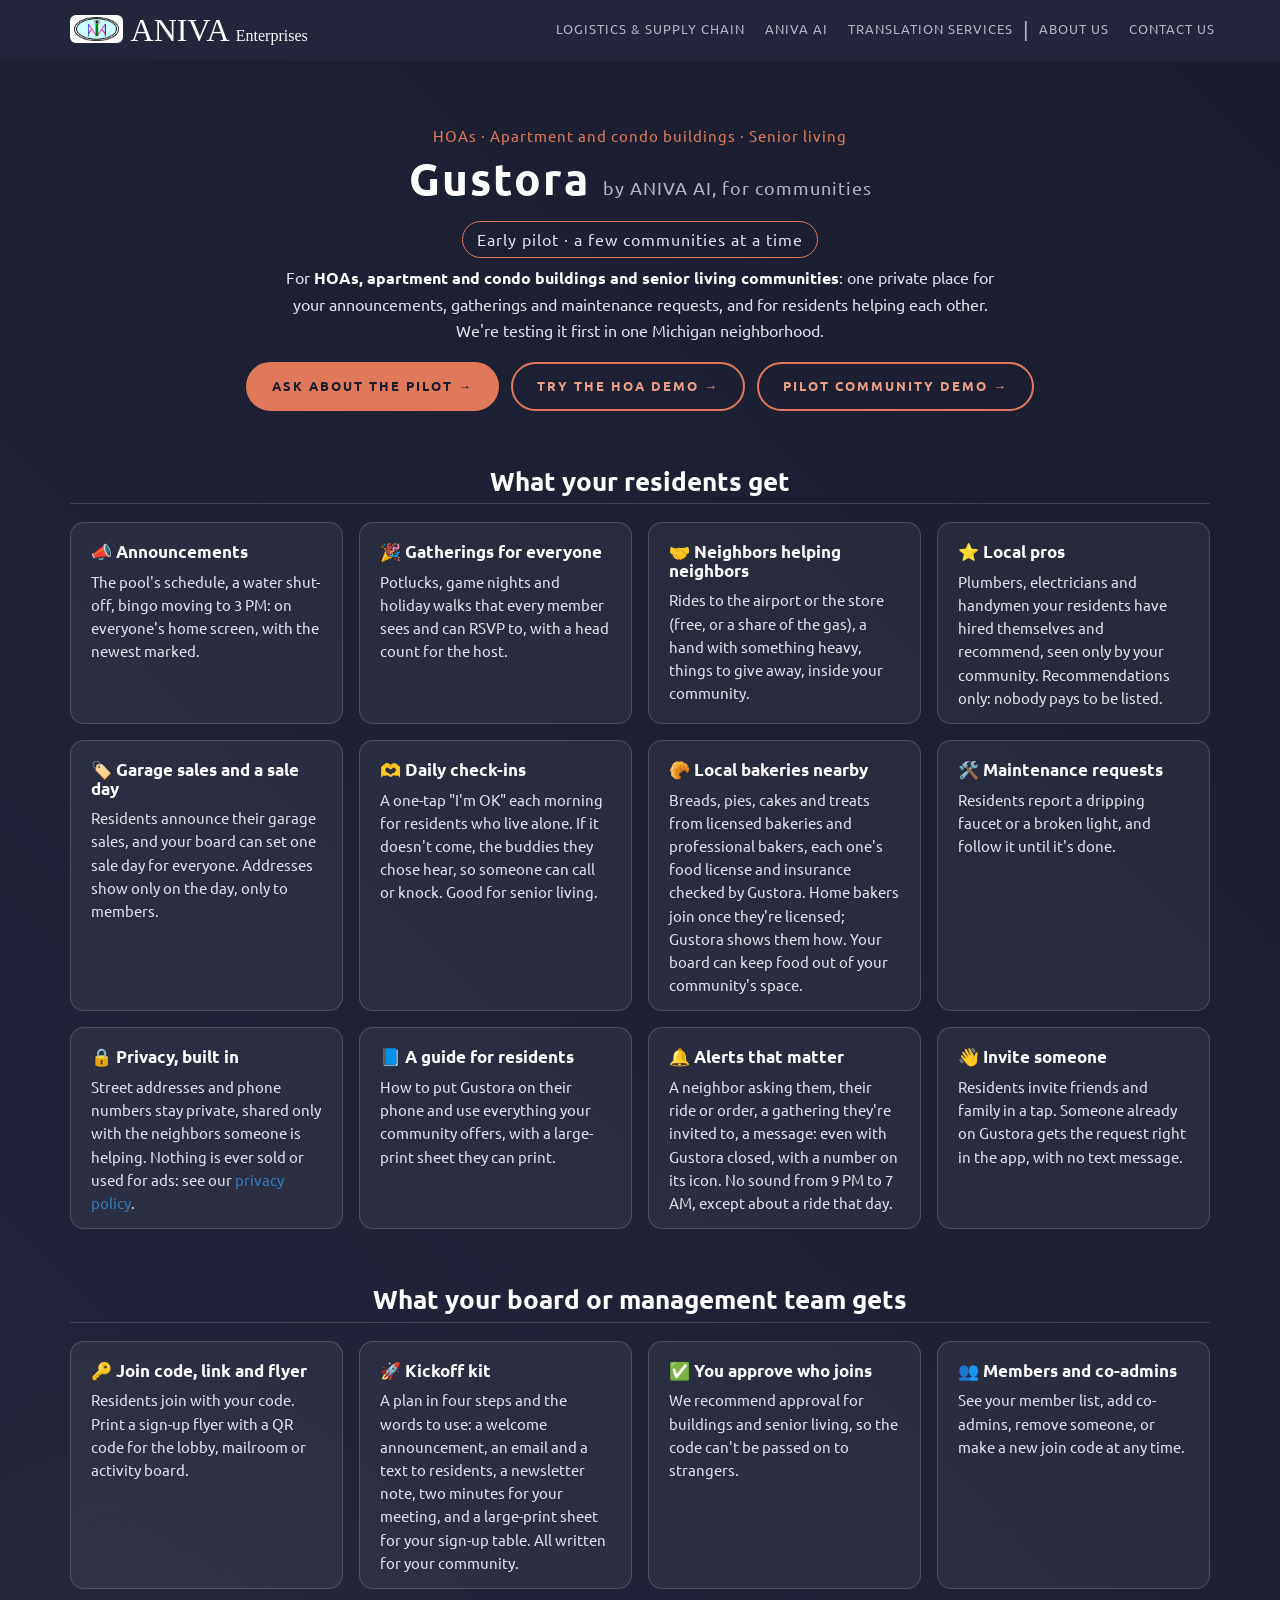
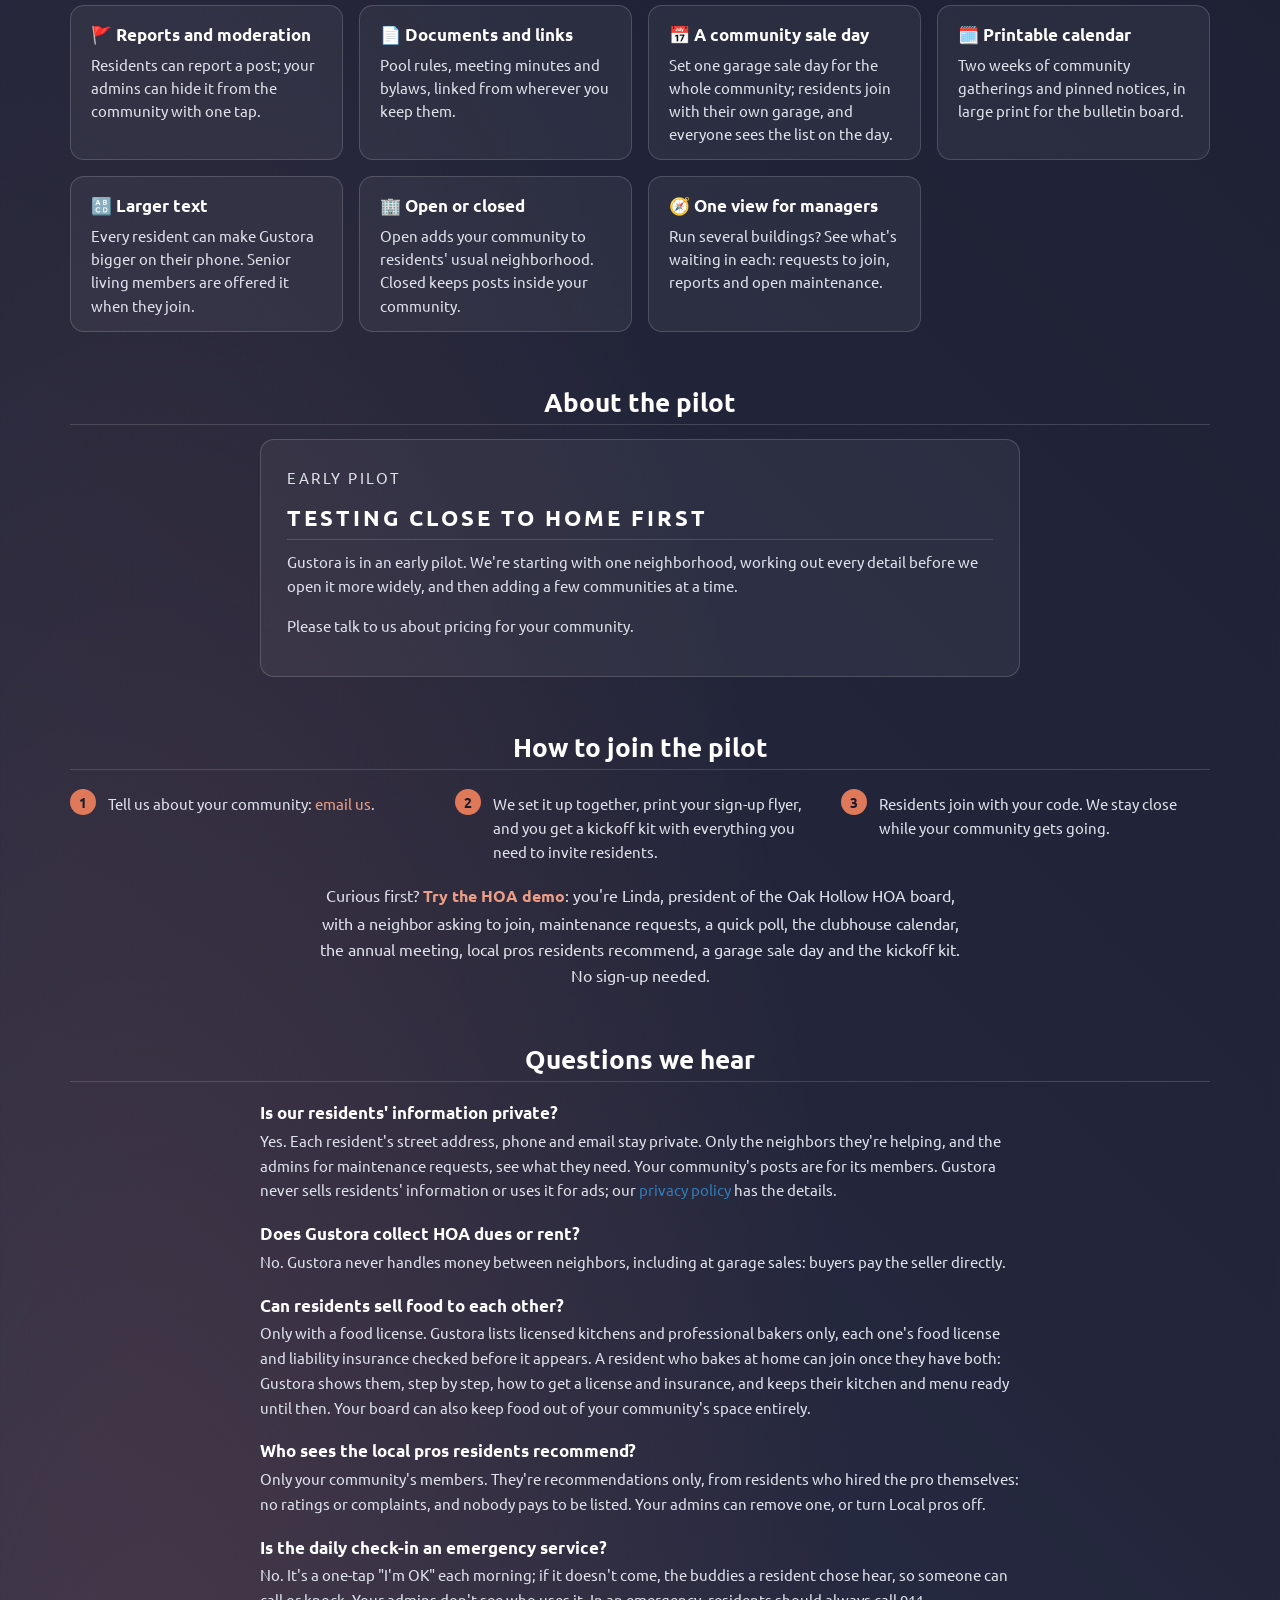
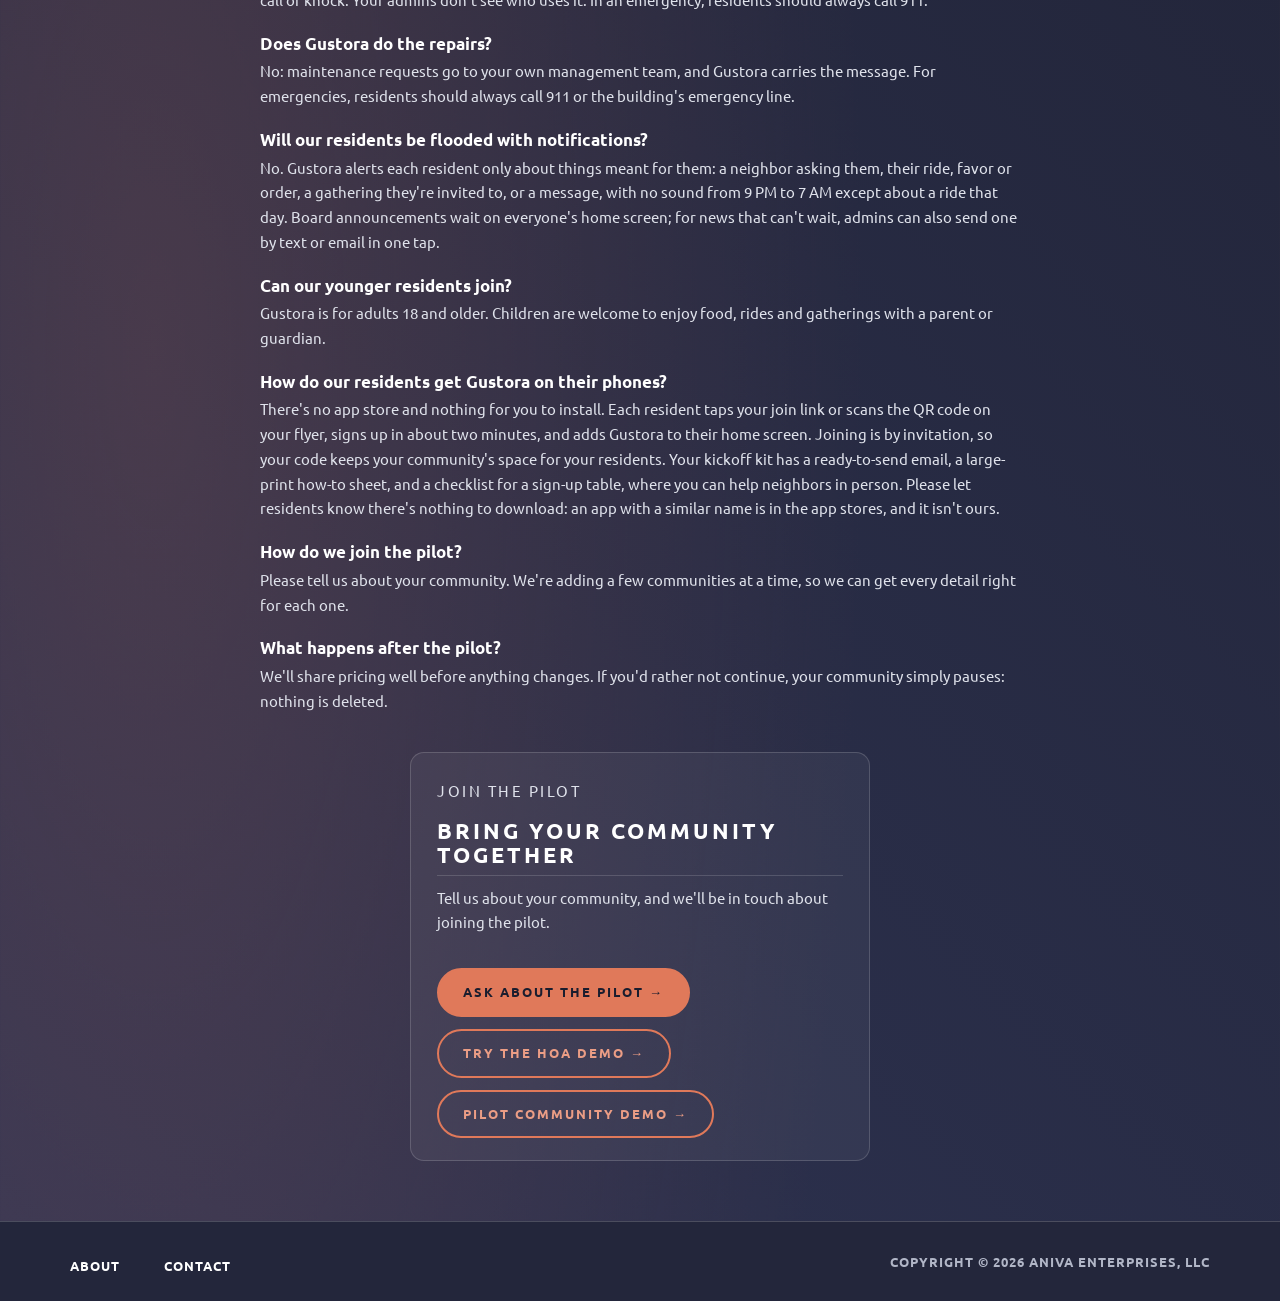
<file: ANIVA-AI/Gustora-Communities.html>
<!DOCTYPE html>
<html>
  <head>
    <title>
      Gustora by ANIVA AI for Communities
    </title>
    <link rel="shortcut icon" href="../browser_icon.ico"/>
    <meta charset="utf-8">
    <meta http-equiv="X-UA-Compatible" content="IE=edge">
    <meta name="viewport" content="width=device-width, initial-scale=1">
    <meta name="description" content="Gustora by ANIVA AI for HOAs, apartment and condo buildings and senior living: announcements, gatherings for everyone, maintenance requests and neighbors helping neighbors. Now in an early pilot.">
    <meta property="og:type" content="website">
    <meta property="og:site_name" content="ANIVA Enterprises, LLC">
    <meta property="og:title" content="Gustora by ANIVA AI for Communities">
    <meta property="og:description" content="For HOAs, apartment and condo buildings and senior living: announcements, gatherings, maintenance requests and neighbors helping neighbors. Now in an early pilot.">
    <meta property="og:url" content="https://www.anivaenterprises.com/ANIVA-AI/Gustora-Communities.html">
    <meta property="og:image" content="https://www.anivaenterprises.com/og-image.png">
    <meta property="og:image:width" content="1200">
    <meta property="og:image:height" content="630">
    <meta name="twitter:card" content="summary_large_image">
    <meta name="twitter:title" content="Gustora by ANIVA AI for Communities">
    <meta name="twitter:description" content="For HOAs, apartment and condo buildings and senior living: announcements, gatherings, maintenance requests and neighbors helping neighbors.">
    <meta name="twitter:image" content="https://www.anivaenterprises.com/og-image.png">
    <link rel="stylesheet" href="https://maxcdn.bootstrapcdn.com/bootstrap/3.3.5/css/bootstrap.min.css">
    <link href='https://fonts.googleapis.com/css?family=Ubuntu:400,500,700,400italic' rel='stylesheet' type='text/css'>
    <link rel="stylesheet" href="../Nav_Bar.css?v=2"/>
    <link rel="stylesheet" href="../Footer.css"/>
    <link rel="stylesheet" href="../Site.css?v=3"/>
    <link rel="stylesheet" href="../LogisticsandSupplyChain/LSC.css?v=24"/>
    <link rel="stylesheet" href="ANIVA-AI.css?v=6"/>
  </head>

  <body>
    <!--Navigation Bar-->
    <div class="navbar navbar-default navbar-fixed-top" role="navigation">
      <div class="container">
        <div class="navbar-header">
          <button type="button" class="navbar-toggle" data-toggle="collapse" data-target=".navbar-collapse">
            <span class="sr-only">Toggle navigation</span>
            <span class="icon-bar"></span>
            <span class="icon-bar"></span>
            <span class="icon-bar"></span>
          </button>
          <a class="navbar-brand" id="home-button" href="../Home/Home.html"><img class="brand-logo" src="../Home/ANIVA_logo.png" alt="ANIVA logo" width="52" height="28" style="display:inline-block;height:28px;width:auto;vertical-align:middle;position:relative;top:-5px;margin-right:8px;background:#fff;border-radius:6px;padding:2px 4px;">ANIVA <span class="brand-sub">Enterprises</span></a>
        </div>
        <div class="navbar-collapse collapse">
          <ul class="nav navbar-nav navbar-right">
            <li><a href="../LogisticsandSupplyChain/LSC.html">Logistics &amp; Supply Chain</a></li>
            <li><a href="ANIVA-AI.html">ANIVA AI</a></li>
            <li><a href="../TranslationServices/TranslationServices.html">Translation Services</a></li>
            <li id="nav_divider" class="hidden-xs">|</li>
            <li><a href="../AboutUs/AboutUs.html">About Us</a></li>
            <li><a href="../ContactUs/ContactUs.html">Contact Us</a></li>
          </ul>
        </div>
      </div>
    </div>

    <!--Gustora for communities-->
    <div class="valora gustora gc-page" id="gustora-communities">
      <div class="container">
        <div class="row">
          <div class="col-md-10 col-md-offset-1 valora-head">
            <p class="valora-kicker gc-kicker">HOAs &middot; Apartment and condo buildings &middot; Senior living</p>
            <h3>Gustora <span>by ANIVA AI, for communities</span></h3>
            <p class="pilot-pill">Early pilot &middot; a few communities at a time</p>
            <p class="valora-lede">For <b>HOAs, apartment and condo buildings and senior living communities</b>: one private
              place for your announcements, gatherings and maintenance requests, and for residents helping each other.
              We're testing it first in one Michigan neighborhood.</p>
            <div class="gc-actions">
              <a class="gd-btn" href="mailto:mani@anivaenterprises.com?subject=Gustora%20by%20ANIVA%20AI%20pilot%20for%20our%20community">Ask about the pilot &rarr;</a>
              <a class="gd-btn gd-btn-ghost" href="https://gustora.web.app/?demo#/try/hoa" target="_blank" rel="noopener">Try the HOA demo &rarr;</a>
              <a class="gd-btn gd-btn-ghost" href="https://gustora.web.app/?demo=pilot" target="_blank" rel="noopener">Pilot community demo &rarr;</a>
            </div>
          </div>
        </div>

        <!--What residents get-->
        <h4 class="gc-title">What your residents get</h4>
        <div class="gc-grid">
          <div class="gc-card"><h5>📣 Announcements</h5><p>The pool's schedule, a water shut-off, bingo moving to 3 PM: on everyone's home screen, with the newest marked.</p></div>
          <div class="gc-card"><h5>🎉 Gatherings for everyone</h5><p>Potlucks, game nights and holiday walks that every member sees and can RSVP to, with a head count for the host.</p></div>
          <div class="gc-card"><h5>🤝 Neighbors helping neighbors</h5><p>Rides to the airport or the store (free, or a share of the gas), a hand with something heavy, things to give away, inside your community.</p></div>
          <div class="gc-card"><h5>⭐ Local pros</h5><p>Plumbers, electricians and handymen your residents have hired themselves and recommend, seen only by your community. Recommendations only: nobody pays to be listed.</p></div>
          <div class="gc-card"><h5>🏷️ Garage sales and a sale day</h5><p>Residents announce their garage sales, and your board can set one sale day for everyone. Addresses show only on the day, only to members.</p></div>
          <div class="gc-card"><h5>🫶 Daily check-ins</h5><p>A one-tap "I'm OK" each morning for residents who live alone. If it doesn't come, the buddies they chose hear, so someone can call or knock. Good for senior living.</p></div>
          <div class="gc-card"><h5>🥐 Local bakeries nearby</h5><p>Breads, pies, cakes and treats from licensed bakeries and professional bakers, each one's food license and insurance checked by Gustora. Home bakers join once they're licensed; Gustora shows them how. Your board can keep food out of your community's space.</p></div>
          <div class="gc-card"><h5>🛠️ Maintenance requests</h5><p>Residents report a dripping faucet or a broken light, and follow it until it's done.</p></div>
          <div class="gc-card"><h5>🔒 Privacy, built in</h5><p>Street addresses and phone numbers stay private, shared only with the neighbors someone is helping. Nothing is ever sold or used for ads: see our <a href="https://gustora.web.app/#/privacy" target="_blank" rel="noopener">privacy policy</a>.</p></div>
          <div class="gc-card"><h5>📘 A guide for residents</h5><p>How to put Gustora on their phone and use everything your community offers, with a large-print sheet they can print.</p></div>
          <div class="gc-card"><h5>🔔 Alerts that matter</h5><p>A neighbor asking them, their ride or order, a gathering they're invited to, a message: even with Gustora closed, with a number on its icon. No sound from 9 PM to 7 AM, except about a ride that day.</p></div>
          <div class="gc-card"><h5>👋 Invite someone</h5><p>Residents invite friends and family in a tap. Someone already on Gustora gets the request right in the app, with no text message.</p></div>
        </div>

        <!--What admins get-->
        <h4 class="gc-title">What your board or management team gets</h4>
        <div class="gc-grid">
          <div class="gc-card"><h5>🔑 Join code, link and flyer</h5><p>Residents join with your code. Print a sign-up flyer with a QR code for the lobby, mailroom or activity board.</p></div>
          <div class="gc-card"><h5>🚀 Kickoff kit</h5><p>A plan in four steps and the words to use: a welcome announcement, an email and a text to residents, a newsletter note, two minutes for your meeting, and a large-print sheet for your sign-up table. All written for your community.</p></div>
          <div class="gc-card"><h5>✅ You approve who joins</h5><p>We recommend approval for buildings and senior living, so the code can't be passed on to strangers.</p></div>
          <div class="gc-card"><h5>👥 Members and co-admins</h5><p>See your member list, add co-admins, remove someone, or make a new join code at any time.</p></div>
          <div class="gc-card"><h5>🚩 Reports and moderation</h5><p>Residents can report a post; your admins can hide it from the community with one tap.</p></div>
          <div class="gc-card"><h5>📄 Documents and links</h5><p>Pool rules, meeting minutes and bylaws, linked from wherever you keep them.</p></div>
          <div class="gc-card"><h5>📅 A community sale day</h5><p>Set one garage sale day for the whole community; residents join with their own garage, and everyone sees the list on the day.</p></div>
          <div class="gc-card"><h5>🗓️ Printable calendar</h5><p>Two weeks of community gatherings and pinned notices, in large print for the bulletin board.</p></div>
          <div class="gc-card"><h5>🔠 Larger text</h5><p>Every resident can make Gustora bigger on their phone. Senior living members are offered it when they join.</p></div>
          <div class="gc-card"><h5>🏢 Open or closed</h5><p>Open adds your community to residents' usual neighborhood. Closed keeps posts inside your community.</p></div>
          <div class="gc-card"><h5>🧭 One view for managers</h5><p>Run several buildings? See what's waiting in each: requests to join, reports and open maintenance.</p></div>
        </div>

        <!--Pilot-->
        <h4 class="gc-title">About the pilot</h4>
        <div class="gd-doors" style="margin-top:14px">
          <div class="gd-door gc-pilot-card">
            <p class="gd-kicker">Early pilot</p>
            <h4>Testing close to home first</h4>
            <p>Gustora is in an early pilot. We're starting with one neighborhood, working out every detail before we open
              it more widely, and then adding a few communities at a time.</p>
            <p>Please talk to us about pricing for your community.</p>
          </div>
        </div>

        <!--How to join-->
        <h4 class="gc-title">How to join the pilot</h4>
        <div class="gc-steps">
          <div class="gc-step"><span class="step-num">1</span><p>Tell us about your community: <a href="mailto:mani@anivaenterprises.com?subject=Gustora%20by%20ANIVA%20AI%20pilot%20for%20our%20community">email us</a>.</p></div>
          <div class="gc-step"><span class="step-num">2</span><p>We set it up together, print your sign-up flyer, and you get a kickoff kit with everything you need to invite residents.</p></div>
          <div class="gc-step"><span class="step-num">3</span><p>Residents join with your code. We stay close while your community gets going.</p></div>
        </div>
        <p class="gc-sub" style="margin-top:18px">Curious first? <a class="gc-link" href="https://gustora.web.app/?demo#/try/hoa" target="_blank" rel="noopener">Try the HOA demo</a>:
          you're Linda, president of the Oak Hollow HOA board, with a neighbor asking to join, maintenance requests, a quick poll,
          the clubhouse calendar, the annual meeting, local pros residents recommend, a garage sale day and the kickoff kit.
          No sign-up needed.</p>

        <!--Questions-->
        <h4 class="gc-title">Questions we hear</h4>
        <div class="gc-faq">
          <h5>Is our residents' information private?</h5>
          <p>Yes. Each resident's street address, phone and email stay private. Only the neighbors they're helping, and the
            admins for maintenance requests, see what they need. Your community's posts are for its members. Gustora never
            sells residents' information or uses it for ads; our <a href="https://gustora.web.app/#/privacy" target="_blank" rel="noopener">privacy policy</a> has the details.</p>
          <h5>Does Gustora collect HOA dues or rent?</h5>
          <p>No. Gustora never handles money between neighbors, including at garage sales: buyers pay the seller directly.</p>
          <h5>Can residents sell food to each other?</h5>
          <p>Only with a food license. Gustora lists licensed kitchens and professional bakers only, each one's food
            license and liability insurance checked before it appears. A resident who bakes at home can join once they
            have both: Gustora shows them, step by step, how to get a license and insurance, and keeps their kitchen and
            menu ready until then. Your board can also keep food out of your community's space entirely.</p>
          <h5>Who sees the local pros residents recommend?</h5>
          <p>Only your community's members. They're recommendations only, from residents who hired the pro themselves:
            no ratings or complaints, and nobody pays to be listed. Your admins can remove one, or turn Local pros off.</p>
          <h5>Is the daily check-in an emergency service?</h5>
          <p>No. It's a one-tap "I'm OK" each morning; if it doesn't come, the buddies a resident chose hear, so someone
            can call or knock. Your admins don't see who uses it. In an emergency, residents should always call 911.</p>
          <h5>Does Gustora do the repairs?</h5>
          <p>No: maintenance requests go to your own management team, and Gustora carries the message. For emergencies,
            residents should always call 911 or the building's emergency line.</p>
          <h5>Will our residents be flooded with notifications?</h5>
          <p>No. Gustora alerts each resident only about things meant for them: a neighbor asking them, their ride, favor
            or order, a gathering they're invited to, or a message, with no sound from 9 PM to 7 AM except about a ride that day. Board
            announcements wait on everyone's home screen; for news that can't wait, admins can also send one by text or
            email in one tap.</p>
          <h5>Can our younger residents join?</h5>
          <p>Gustora is for adults 18 and older. Children are welcome to enjoy food, rides and gatherings with a parent or
            guardian.</p>
          <h5>How do our residents get Gustora on their phones?</h5>
          <p>There's no app store and nothing for you to install. Each resident taps your join link or scans the QR code on
            your flyer, signs up in about two minutes, and adds Gustora to their home screen. Joining is by invitation, so
            your code keeps your community's space for your residents. Your kickoff kit has a ready-to-send email, a large-print
            how-to sheet, and a checklist for a sign-up table, where you can help neighbors in person. Please let residents
            know there's nothing to download: an app with a similar name is in the app stores, and it isn't ours.</p>
          <h5>How do we join the pilot?</h5>
          <p>Please tell us about your community. We're adding a few communities at a time, so we can get every detail right
            for each one.</p>
          <h5>What happens after the pilot?</h5>
          <p>We'll share pricing well before anything changes. If you'd rather not continue, your community simply pauses:
            nothing is deleted.</p>
        </div>

        <div class="gd-doors">
          <div class="gd-door">
            <p class="gd-kicker">Join the pilot</p>
            <h4>Bring your community together</h4>
            <p>Tell us about your community, and we'll be in touch about joining the pilot.</p>
            <div class="gc-actions">
              <a class="gd-btn" href="mailto:mani@anivaenterprises.com?subject=Gustora%20by%20ANIVA%20AI%20pilot%20for%20our%20community">Ask about the pilot &rarr;</a>
              <a class="gd-btn gd-btn-ghost" href="https://gustora.web.app/?demo#/try/hoa" target="_blank" rel="noopener">Try the HOA demo &rarr;</a>
              <a class="gd-btn gd-btn-ghost" href="https://gustora.web.app/?demo=pilot" target="_blank" rel="noopener">Pilot community demo &rarr;</a>
            </div>
          </div>
        </div>
      </div>
    </div>

    <!--Footer-->
    <footer class="footer">
      <div class="container">
        <div class="row">
          <div class="col-xs-6">
            <a href="../AboutUs/AboutUs.html">About</a>
            <a href="../ContactUs/ContactUs.html">Contact</a>
          </div>
          <div class="col-xs-6">
            <p>Copyright &copy; 2026 Aniva Enterprises, LLC</p>
          </div>
        </div>
      </div>
    </footer>

    <script src="https://ajax.googleapis.com/ajax/libs/jquery/1.11.3/jquery.min.js"></script>
    <script src="https://maxcdn.bootstrapcdn.com/bootstrap/3.3.5/js/bootstrap.min.js"></script>
    <script src="../Site.js?v=3"></script>
  </body>
</html>
</file>
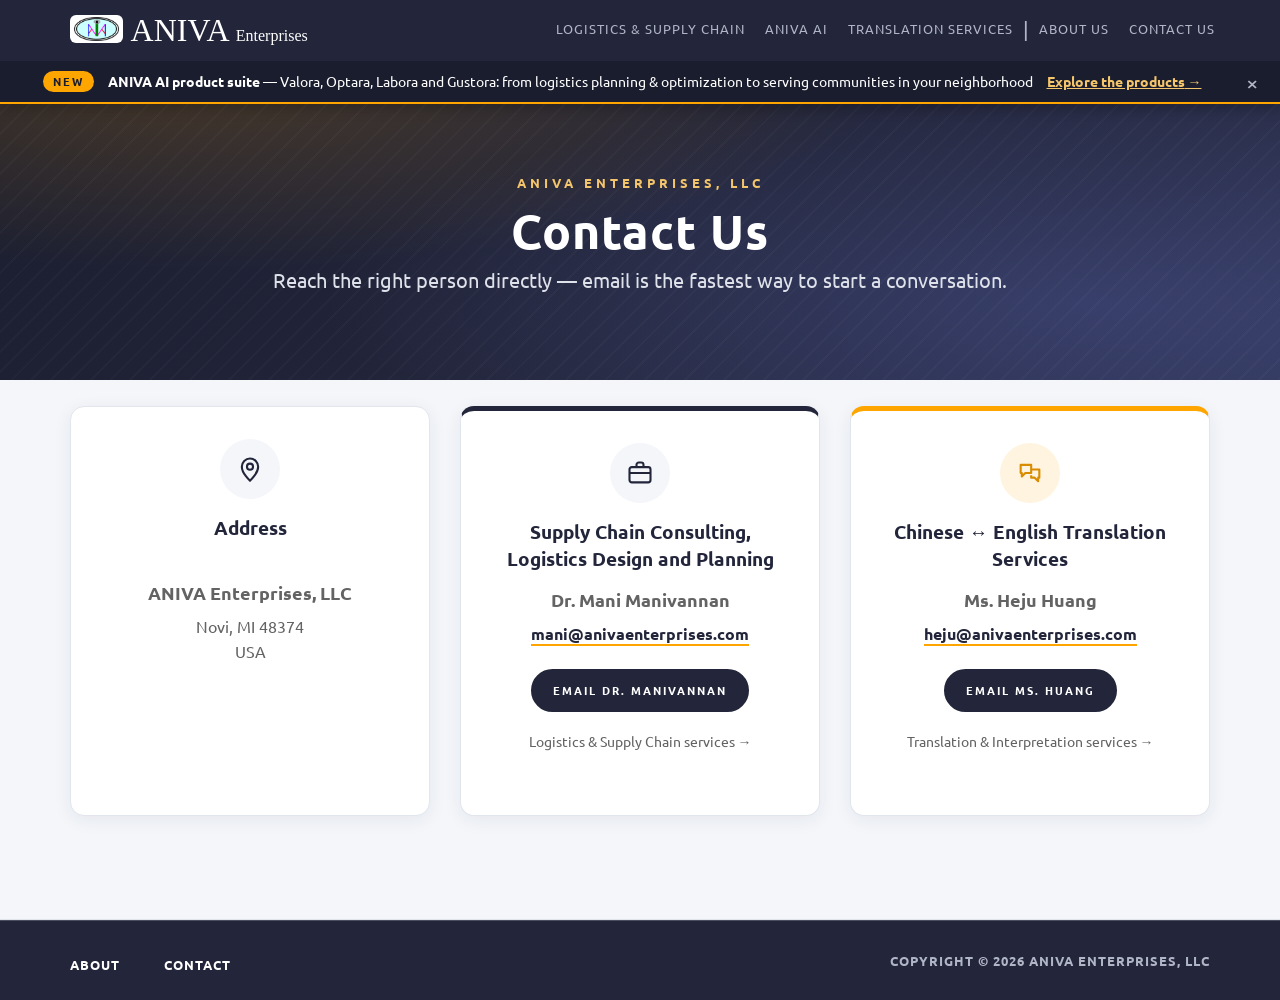
<file: ContactUs/ContactUs.html>
<!DOCTYPE html>
<html>
  <head>
    <title>
      Contact Us
    </title>
    <link rel="shortcut icon" href="../browser_icon.ico"/>
    <meta charset="utf-8">
    <meta http-equiv="X-UA-Compatible" content="IE=edge">
    <meta name="viewport" content="width=device-width, initial-scale=1">
    <meta name="description" content="Contact ANIVA Enterprises, LLC in Novi, Michigan - Dr. Mani Manivannan for supply chain consulting and Ms. Heju Huang for Chinese-English translation services.">
    <meta property="og:type" content="website">
    <meta property="og:site_name" content="ANIVA Enterprises, LLC">
    <meta property="og:title" content="Contact Us | ANIVA Enterprises">
    <meta property="og:description" content="Contact ANIVA Enterprises, LLC in Novi, Michigan - Dr. Mani Manivannan for supply chain consulting and Ms. Heju Huang for Chinese-English translation services.">
    <meta property="og:url" content="https://www.anivaenterprises.com/ContactUs/ContactUs.html">
    <meta property="og:image" content="https://www.anivaenterprises.com/og-image.png">
    <meta property="og:image:width" content="1200">
    <meta property="og:image:height" content="630">
    <meta property="og:image:alt" content="ANIVA Enterprises, LLC - Logistics & Supply Chain Consulting; Chinese-English Translation">
    <meta name="twitter:card" content="summary_large_image">
    <meta name="twitter:title" content="Contact Us | ANIVA Enterprises">
    <meta name="twitter:description" content="Contact ANIVA Enterprises, LLC in Novi, Michigan - Dr. Mani Manivannan for supply chain consulting and Ms. Heju Huang for Chinese-English translation services.">
    <meta name="twitter:image" content="https://www.anivaenterprises.com/og-image.png">
    <link rel="stylesheet" href="https://maxcdn.bootstrapcdn.com/bootstrap/3.3.5/css/bootstrap.min.css">
    <link href='https://fonts.googleapis.com/css?family=Ubuntu:400,500,700,400italic' rel='stylesheet' type='text/css'>
    <link rel="stylesheet" href="../Nav_Bar.css?v=2"/>
    <link rel="stylesheet" href="../Footer.css"/>
    <link rel="stylesheet" href="../Site.css?v=3"/>
    <link rel="stylesheet" href="ContactUs.css?v=2"/>
  </head>

  <body>
    <!--Navigation Bar-->
    <div class="navbar navbar-default navbar-fixed-top" role="navigation">
      <div class="container">
        <div class="navbar-header">
          <button type="button" class="navbar-toggle" data-toggle="collapse" data-target=".navbar-collapse">
            <span class="sr-only">Toggle navigation</span>
            <span class="icon-bar"></span>
            <span class="icon-bar"></span>
            <span class="icon-bar"></span>
          </button>
          <a class="navbar-brand" id="home-button" href="../Home/Home.html"><img class="brand-logo" src="../Home/ANIVA_logo.png" alt="ANIVA logo" width="52" height="28" style="display:inline-block;height:28px;width:auto;vertical-align:middle;position:relative;top:-5px;margin-right:8px;background:#fff;border-radius:6px;padding:2px 4px;">ANIVA <span class="brand-sub">Enterprises</span></a>
        </div>
        <div class="navbar-collapse collapse">
          <ul class="nav navbar-nav navbar-right">
            <li><a href="../LogisticsandSupplyChain/LSC.html">Logistics &amp; Supply Chain</a></li>
            <li><a href="../ANIVA-AI/ANIVA-AI.html">ANIVA AI</a></li>
            <li><a href="../TranslationServices/TranslationServices.html">Translation Services</a></li>
            <li id="nav_divider" class="hidden-xs">|</li>
            <li><a href="../AboutUs/AboutUs.html">About Us</a></li>
            <li><a href="ContactUs.html">Contact Us</a></li>
          </ul>
        </div>
      </div>
    </div>

    <!--Valora announcement ribbon (dismissible)-->
    <div class="announce" id="announce" role="region" aria-label="Announcement">
      <span class="announce-pill">New</span>
      <span class="announce-text"><span class="announce-short">Introducing </span><b>ANIVA AI product suite</b><span class="announce-long"> &mdash; Valora, Optara, Labora and Gustora: from logistics planning &amp; optimization to serving communities in your neighborhood</span></span>
      <a class="announce-link" href="../ANIVA-AI/ANIVA-AI.html"><span class="announce-long">Explore the products</span><span class="announce-short">Learn more</span> &rarr;</a>
      <button class="announce-close" type="button" aria-label="Dismiss announcement">&times;</button>
    </div>
    <!--Hero-->
    <section class="hero hero-compact">
      <div class="container">
        <p class="eyebrow eyebrow-light">ANIVA Enterprises, LLC</p>
        <h1>Contact Us</h1>
        <p class="hero-lede">Reach the right person directly &mdash; email is the fastest way to start a conversation.</p>
      </div>
    </section>

    <!--Contact tiles-->
    <section class="section contact-section">
      <div class="container">
        <div class="row card-row">
          <div class="col-md-4">
            <div class="site-card contact-card">
              <div class="contact-icon">
                <svg viewBox="0 0 24 24" width="28" height="28" aria-hidden="true"><path d="M12 22s7-6.2 7-12a7 7 0 1 0-14 0c0 5.8 7 12 7 12z" fill="none" stroke="currentColor" stroke-width="1.8"/><circle cx="12" cy="10" r="2.6" fill="none" stroke="currentColor" stroke-width="1.8"/></svg>
              </div>
              <h3>Address</h3>
              <p class="contact-main">ANIVA Enterprises, LLC</p>
              <p>Novi, MI 48374<br>USA</p>
            </div>
          </div>
          <div class="col-md-4">
            <div class="site-card contact-card card-topline">
              <div class="contact-icon">
                <svg viewBox="0 0 24 24" width="28" height="28" aria-hidden="true"><rect x="3" y="7" width="18" height="13" rx="2" fill="none" stroke="currentColor" stroke-width="1.8"/><path d="M9 7V5a2 2 0 0 1 2-2h2a2 2 0 0 1 2 2v2M3 12h18" fill="none" stroke="currentColor" stroke-width="1.8"/></svg>
              </div>
              <h3>Supply Chain Consulting, Logistics Design and Planning</h3>
              <p class="contact-main">Dr. Mani Manivannan</p>
              <p><a class="text-link" href="mailto:mani@anivaenterprises.com">mani@anivaenterprises.com</a></p>
              <a class="cta cta-navy" href="mailto:mani@anivaenterprises.com">Email Dr. Manivannan</a>
              <p class="contact-more"><a href="../LogisticsandSupplyChain/LSC.html">Logistics &amp; Supply Chain services &rarr;</a></p>
            </div>
          </div>
          <div class="col-md-4">
            <div class="site-card contact-card card-topline-orange">
              <div class="contact-icon contact-icon-orange">
                <svg viewBox="0 0 24 24" width="28" height="28" aria-hidden="true"><path d="M4 5h9v7H8l-3 3v-3H4z" fill="none" stroke="currentColor" stroke-width="1.8" stroke-linejoin="round"/><path d="M13 9h7v7h-1v3l-3-3h-3v-2" fill="none" stroke="currentColor" stroke-width="1.8" stroke-linejoin="round"/></svg>
              </div>
              <h3>Chinese &harr; English Translation Services</h3>
              <p class="contact-main">Ms. Heju Huang</p>
              <p><a class="text-link" href="mailto:heju@anivaenterprises.com">heju@anivaenterprises.com</a></p>
              <a class="cta cta-navy" href="mailto:heju@anivaenterprises.com">Email Ms. Huang</a>
              <p class="contact-more"><a href="../TranslationServices/TranslationServices.html">Translation &amp; Interpretation services &rarr;</a></p>
            </div>
          </div>
        </div>
      </div>
    </section>

    <!--Footer-->
    <footer class="footer">
      <div class="container">
        <div class="row">
          <div class="col-xs-6">
            <a href="../AboutUs/AboutUs.html">About</a>
            <a href="ContactUs.html">Contact</a>
          </div>
          <div class="col-xs-6">
            <p>Copyright &copy; 2026 Aniva Enterprises, LLC</p>
          </div>
        </div>
      </div>
    </footer>

    <script src="https://ajax.googleapis.com/ajax/libs/jquery/1.11.3/jquery.min.js"></script>
    <script src="https://maxcdn.bootstrapcdn.com/bootstrap/3.3.5/js/bootstrap.min.js"></script>
    <script src="../Site.js?v=3"></script>
  </body>
</html>
</file>
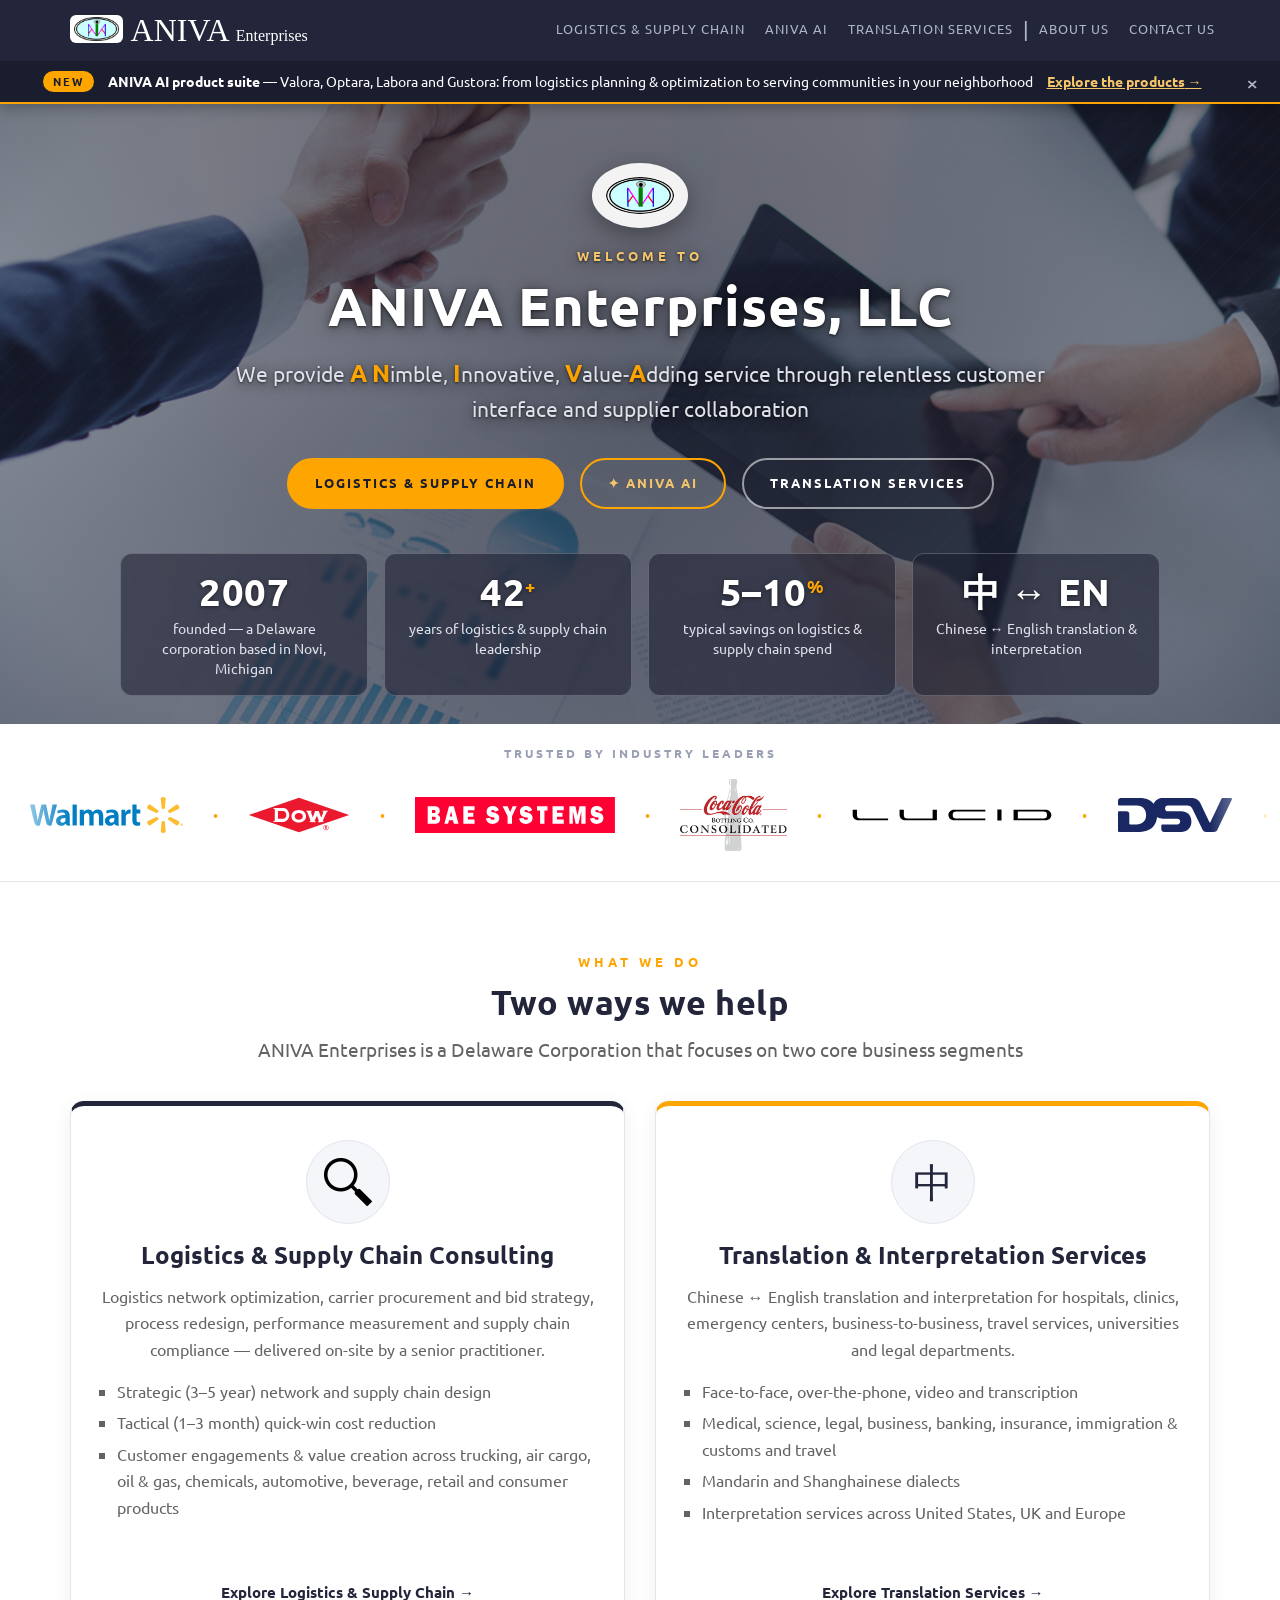
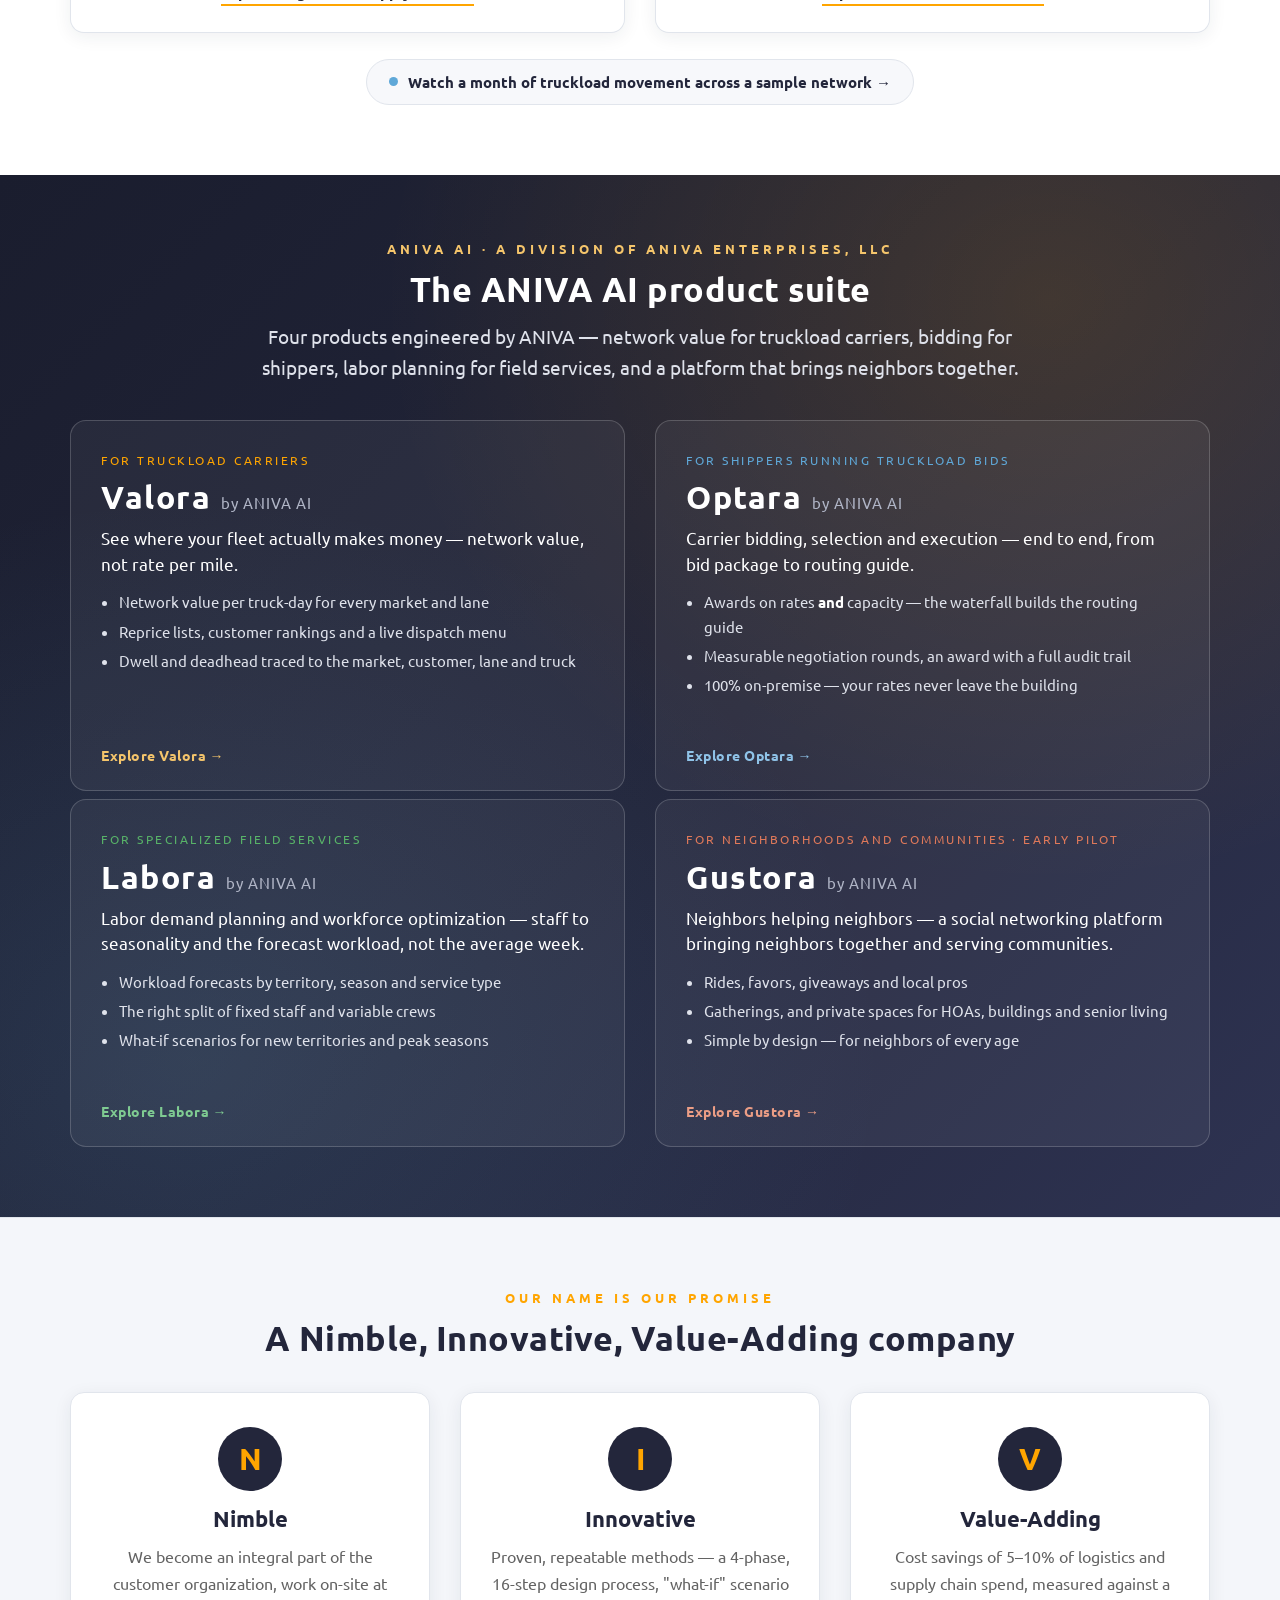
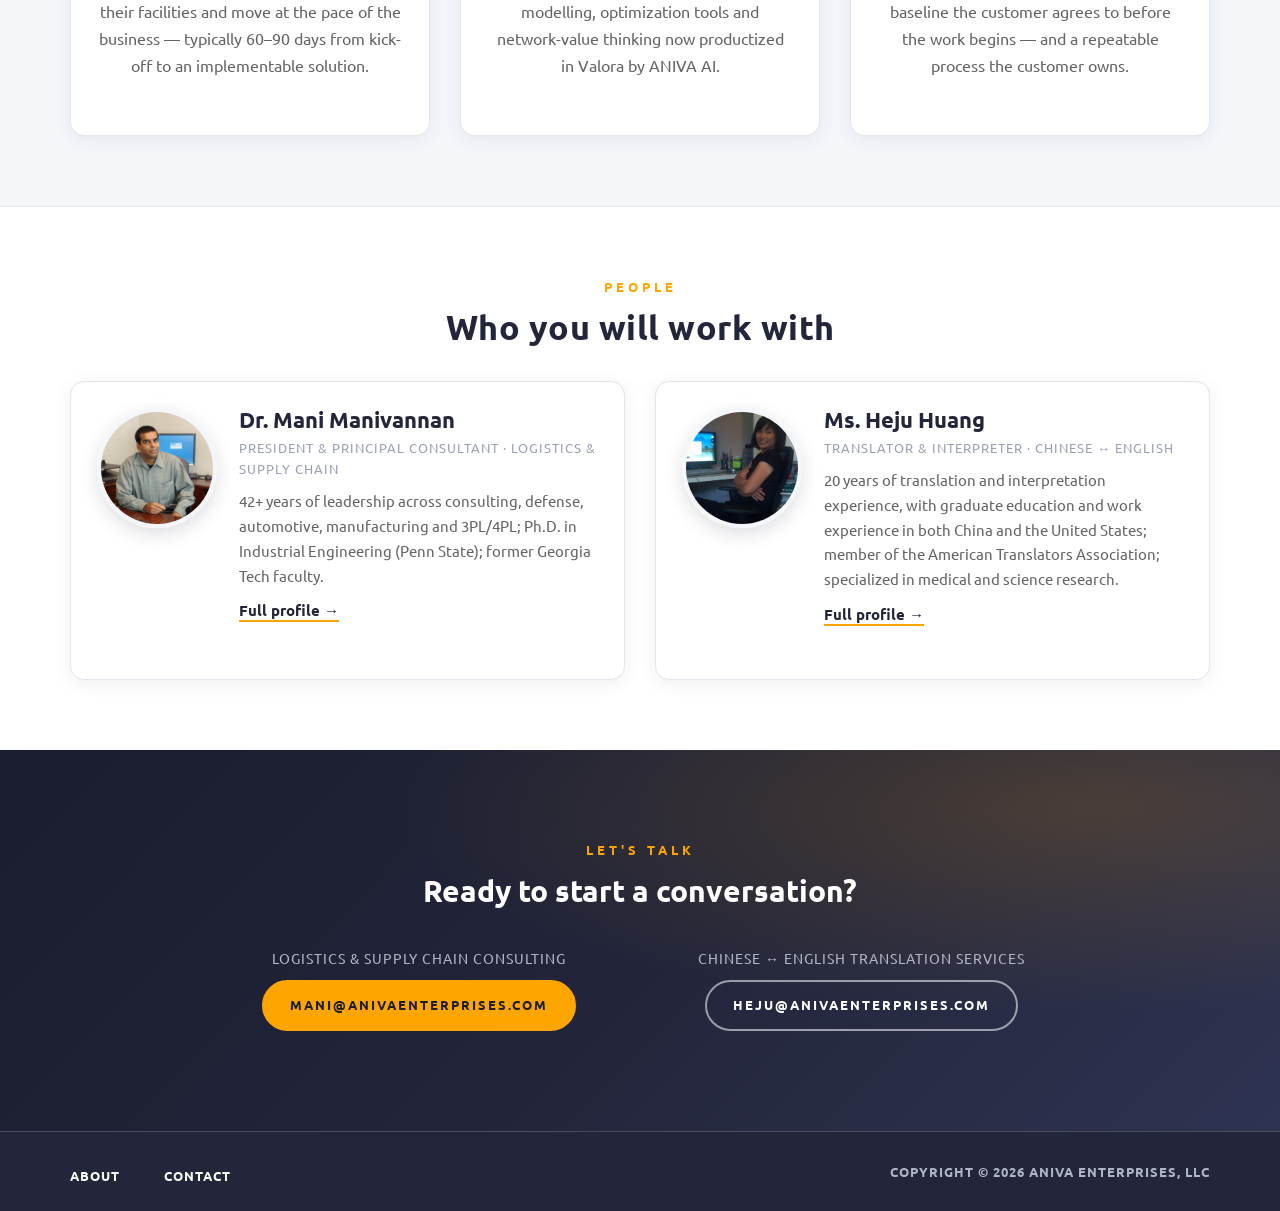
<file: Home/Home.html>
<!DOCTYPE html>
<html>
  <head>
    <title>
      ANIVA Enterprises
    </title>
    <link rel="shortcut icon" href="../browser_icon.ico"/>
    <meta charset="utf-8">
    <meta http-equiv="X-UA-Compatible" content="IE=edge">
    <meta name="viewport" content="width=device-width, initial-scale=1">
    <meta name="description" content="ANIVA Enterprises, LLC - a nimble, innovative, value-adding company offering logistics & supply chain consulting and Chinese-English translation & interpretation services. Novi, Michigan.">
    <meta property="og:type" content="website">
    <meta property="og:site_name" content="ANIVA Enterprises, LLC">
    <meta property="og:title" content="ANIVA Enterprises, LLC">
    <meta property="og:description" content="ANIVA Enterprises, LLC - a nimble, innovative, value-adding company offering logistics & supply chain consulting and Chinese-English translation & interpretation services. Novi, Michigan.">
    <meta property="og:url" content="https://www.anivaenterprises.com/">
    <meta property="og:image" content="https://www.anivaenterprises.com/og-image.png">
    <meta property="og:image:width" content="1200">
    <meta property="og:image:height" content="630">
    <meta property="og:image:alt" content="ANIVA Enterprises, LLC - Logistics & Supply Chain Consulting; Chinese-English Translation">
    <meta name="twitter:card" content="summary_large_image">
    <meta name="twitter:title" content="ANIVA Enterprises, LLC">
    <meta name="twitter:description" content="ANIVA Enterprises, LLC - a nimble, innovative, value-adding company offering logistics & supply chain consulting and Chinese-English translation & interpretation services. Novi, Michigan.">
    <meta name="twitter:image" content="https://www.anivaenterprises.com/og-image.png">
    <link rel="stylesheet" href="https://maxcdn.bootstrapcdn.com/bootstrap/3.3.5/css/bootstrap.min.css">
    <link href='https://fonts.googleapis.com/css?family=Ubuntu:400,500,700,400italic' rel='stylesheet' type='text/css'>
    <link rel="stylesheet" href="../Nav_Bar.css?v=2"/>
    <link rel="stylesheet" href="../Footer.css"/>
    <link rel="stylesheet" href="../Site.css?v=3"/>
    <link rel="stylesheet" href="Home.css?v=13"/>
  </head>

  <body>
    <!--Navigation Bar-->
    <div class="navbar navbar-default navbar-fixed-top" role="navigation">
      <div class="container">
        <div class="navbar-header">
          <button type="button" class="navbar-toggle" data-toggle="collapse" data-target=".navbar-collapse">
            <span class="sr-only">Toggle navigation</span>
            <span class="icon-bar"></span>
            <span class="icon-bar"></span>
            <span class="icon-bar"></span>
          </button>
          <a class="navbar-brand" id="home-button" href="Home.html"><img class="brand-logo" src="ANIVA_logo.png" alt="ANIVA logo" width="52" height="28" style="display:inline-block;height:28px;width:auto;vertical-align:middle;position:relative;top:-5px;margin-right:8px;background:#fff;border-radius:6px;padding:2px 4px;">ANIVA <span class="brand-sub">Enterprises</span></a>
        </div>
        <div class="navbar-collapse collapse">
          <ul class="nav navbar-nav navbar-right">
            <li><a href="../LogisticsandSupplyChain/LSC.html">Logistics &amp; Supply Chain</a></li>
            <li><a href="../ANIVA-AI/ANIVA-AI.html">ANIVA AI</a></li>
            <li><a href="../TranslationServices/TranslationServices.html">Translation Services</a></li>
            <li id="nav_divider" class="hidden-xs">|</li>
            <li><a href="../AboutUs/AboutUs.html">About Us</a></li>
            <li><a href="../ContactUs/ContactUs.html">Contact Us</a></li>
          </ul>
        </div>
      </div>
    </div>

    <!--Valora announcement ribbon (dismissible)-->
    <div class="announce" id="announce" role="region" aria-label="Announcement">
      <span class="announce-pill">New</span>
      <span class="announce-text"><span class="announce-short">Introducing </span><b>ANIVA AI product suite</b><span class="announce-long"> &mdash; Valora, Optara, Labora and Gustora: from logistics planning &amp; optimization to serving communities in your neighborhood</span></span>
      <a class="announce-link" href="../ANIVA-AI/ANIVA-AI.html"><span class="announce-long">Explore the products</span><span class="announce-short">Learn more</span> &rarr;</a>
      <button class="announce-close" type="button" aria-label="Dismiss announcement">&times;</button>
    </div>
    <!--Hero-->
    <section class="hero hero-photo home-hero">
      <div class="container">
        <img class="home-logo" src="ANIVA_logo.png" alt="ANIVA Enterprises logo"/>
        <p class="eyebrow eyebrow-light">Welcome to</p>
        <h1>ANIVA Enterprises, LLC</h1>
        <p class="hero-lede home-slogan">We provide <span class="acr">A</span> <span class="acr">N</span>imble, <span class="acr">I</span>nnovative, <span class="acr">V</span>alue-<span class="acr">A</span>dding service through relentless customer interface and supplier collaboration</p>
        <div class="hero-actions">
          <a class="cta cta-solid" href="../LogisticsandSupplyChain/LSC.html">Logistics &amp; Supply Chain</a>
          <a class="cta cta-ghost cta-valora" href="#aiproducts">&#10022; ANIVA AI</a>
          <a class="cta cta-ghost" href="../TranslationServices/TranslationServices.html">Translation Services</a>
        </div>
        <div class="hero-stats">
          <div class="stat">
            <span class="stat-num">2007</span>
            <span class="stat-label">founded &mdash; a Delaware corporation based in Novi, Michigan</span>
          </div>
          <div class="stat">
            <span class="stat-num">42<sup>+</sup></span>
            <span class="stat-label">years of logistics &amp; supply chain leadership</span>
          </div>
          <div class="stat">
            <span class="stat-num">5&ndash;10<sup>%</sup></span>
            <span class="stat-label">typical savings on logistics &amp; supply chain spend</span>
          </div>
          <div class="stat">
            <span class="stat-num">中 &harr; EN</span>
            <span class="stat-label">Chinese &harr; English translation &amp; interpretation</span>
          </div>
        </div>
      </div>
    </section>

    <!--Trusted by-->
    <section class="trusted" aria-label="Selected customers">
      <div class="trusted-head">Trusted by industry leaders</div>
      <div class="trusted-viewport">
        <div class="trusted-track">
          <div class="trusted-set">
          <span class="trusted-item"><img class="trusted-logo" src="logos/walmart.svg" alt="Walmart"/></span><span class="trusted-dot">&bull;</span>
          <span class="trusted-item"><img class="trusted-logo" src="logos/dow.svg" alt="Dow Chemical"/></span><span class="trusted-dot">&bull;</span>
          <span class="trusted-item"><img class="trusted-logo" src="logos/bae.svg" alt="BAE Systems"/></span><span class="trusted-dot">&bull;</span>
          <span class="trusted-item"><img class="trusted-logo trusted-logo-xl" src="logos/ccc.png" alt="Coca-Cola Consolidated"/></span><span class="trusted-dot">&bull;</span>
          <span class="trusted-item"><img class="trusted-logo" src="logos/lucid.svg" alt="Lucid Motors"/></span><span class="trusted-dot">&bull;</span>
          <span class="trusted-item"><img class="trusted-logo" src="logos/dsv.svg" alt="DSV"/></span><span class="trusted-dot">&bull;</span>
          <span class="trusted-item"><img class="trusted-logo" src="logos/saltchuk.svg" alt="Saltchuk"/></span><span class="trusted-dot">&bull;</span>
          <span class="trusted-item"><img class="trusted-logo trusted-logo-tall" src="logos/heartland.png" alt="Heartland Express"/></span><span class="trusted-dot">&bull;</span>
          <span class="trusted-item"><img class="trusted-logo trusted-logo-tall" src="logos/gm.svg" alt="Vector SCM / GM"/></span><span class="trusted-dot">&bull;</span>
          <span class="trusted-item"><img class="trusted-logo trusted-logo-tall" src="logos/voltava.svg" alt="Voltava"/></span><span class="trusted-dot">&bull;</span>
          <span class="trusted-item"><img class="trusted-logo" src="logos/xpo.svg" alt="XPO Logistics"/></span><span class="trusted-dot">&bull;</span>
          <span class="trusted-item"><img class="trusted-logo" src="logos/usatruck.png" alt="USA Truck"/></span><span class="trusted-dot">&bull;</span>
          <span class="trusted-item"><img class="trusted-logo" src="logos/oep.svg" alt="One Equity Partners"/></span><span class="trusted-dot">&bull;</span>
          <span class="trusted-item"><img class="trusted-logo" src="logos/bofa.svg" alt="Bank of America"/></span><span class="trusted-dot">&bull;</span>
          </div>
          <div class="trusted-set" aria-hidden="true">
          <span class="trusted-item"><img class="trusted-logo" src="logos/walmart.svg" alt="Walmart"/></span><span class="trusted-dot">&bull;</span>
          <span class="trusted-item"><img class="trusted-logo" src="logos/dow.svg" alt="Dow Chemical"/></span><span class="trusted-dot">&bull;</span>
          <span class="trusted-item"><img class="trusted-logo" src="logos/bae.svg" alt="BAE Systems"/></span><span class="trusted-dot">&bull;</span>
          <span class="trusted-item"><img class="trusted-logo trusted-logo-xl" src="logos/ccc.png" alt="Coca-Cola Consolidated"/></span><span class="trusted-dot">&bull;</span>
          <span class="trusted-item"><img class="trusted-logo" src="logos/lucid.svg" alt="Lucid Motors"/></span><span class="trusted-dot">&bull;</span>
          <span class="trusted-item"><img class="trusted-logo" src="logos/dsv.svg" alt="DSV"/></span><span class="trusted-dot">&bull;</span>
          <span class="trusted-item"><img class="trusted-logo" src="logos/saltchuk.svg" alt="Saltchuk"/></span><span class="trusted-dot">&bull;</span>
          <span class="trusted-item"><img class="trusted-logo trusted-logo-tall" src="logos/heartland.png" alt="Heartland Express"/></span><span class="trusted-dot">&bull;</span>
          <span class="trusted-item"><img class="trusted-logo trusted-logo-tall" src="logos/gm.svg" alt="Vector SCM / GM"/></span><span class="trusted-dot">&bull;</span>
          <span class="trusted-item"><img class="trusted-logo trusted-logo-tall" src="logos/voltava.svg" alt="Voltava"/></span><span class="trusted-dot">&bull;</span>
          <span class="trusted-item"><img class="trusted-logo" src="logos/xpo.svg" alt="XPO Logistics"/></span><span class="trusted-dot">&bull;</span>
          <span class="trusted-item"><img class="trusted-logo" src="logos/usatruck.png" alt="USA Truck"/></span><span class="trusted-dot">&bull;</span>
          <span class="trusted-item"><img class="trusted-logo" src="logos/oep.svg" alt="One Equity Partners"/></span><span class="trusted-dot">&bull;</span>
          <span class="trusted-item"><img class="trusted-logo" src="logos/bofa.svg" alt="Bank of America"/></span><span class="trusted-dot">&bull;</span>
          </div>
        </div>
      </div>
    </section>
    <!--Two segments-->
    <section class="section" id="segments">
      <div class="container">
        <div class="section-head">
          <p class="eyebrow">What we do</p>
          <h2>Two ways we help</h2>
          <p class="section-lede">ANIVA Enterprises is a Delaware Corporation that focuses on two core business segments</p>
        </div>
        <div class="row card-row">
          <div class="col-md-6">
            <a class="segment-link-card" href="../LogisticsandSupplyChain/LSC.html">
              <div class="site-card card-topline home-segment">
                <div class="icon-circle"><img src="../LogisticsandSupplyChain/focus.png" alt="Logistics"/></div>
                <h3>Logistics &amp; Supply Chain Consulting</h3>
                <p>Logistics network optimization, carrier procurement and bid strategy, process redesign, performance measurement and supply chain compliance &mdash; delivered on-site by a senior practitioner.</p>
                <ul>
                  <li>Strategic (3&ndash;5 year) network and supply chain design</li>
                  <li>Tactical (1&ndash;3 month) quick-win cost reduction</li>
                  <li>Customer engagements &amp; value creation across trucking, air cargo, oil &amp; gas, chemicals, automotive, beverage, retail and consumer products</li>
                </ul>
                <span class="text-link">Explore Logistics &amp; Supply Chain &rarr;</span>
              </div>
            </a>
          </div>
          <div class="col-md-6">
            <a class="segment-link-card" href="../TranslationServices/TranslationServices.html">
              <div class="site-card card-topline-orange home-segment">
                <div class="icon-circle"><span class="home-cn">中</span></div>
                <h3>Translation &amp; Interpretation Services</h3>
                <p>Chinese &harr; English translation and interpretation for hospitals, clinics, emergency centers, business-to-business, travel services, universities and legal departments.</p>
                <ul>
                  <li>Face-to-face, over-the-phone, video and transcription</li>
                  <li>Medical, science, legal, business, banking, insurance, immigration &amp; customs and travel</li>
                  <li>Mandarin and Shanghainese dialects</li>
                  <li>Interpretation services across United States, UK and Europe</li>
                </ul>
                <span class="text-link">Explore Translation Services &rarr;</span>
              </div>
            </a>
          </div>
        </div>
        <p class="motion-teaser">
          <a href="../LogisticsandSupplyChain/LSC.html#motion"><span class="motion-teaser-dot" aria-hidden="true"></span>Watch a month of truckload movement across a sample network &rarr;</a>
        </p>
      </div>
    </section>

    <!--A N I V A-->
    <!--AI products: the ANIVA AI suite-->
    <section class="ai-band" id="aiproducts">
      <div class="container">
        <div class="section-head">
          <p class="eyebrow eyebrow-light">ANIVA AI &middot; A division of ANIVA Enterprises, LLC</p>
          <h2>The ANIVA AI product suite</h2>
          <p class="section-lede">Four products engineered by ANIVA &mdash; network value for truckload carriers, bidding for shippers, labor planning for field services, and a platform that brings neighbors together.</p>
        </div>
        <div class="row card-row ai-row">
          <div class="col-md-6">
            <a class="ai-card ai-valora" href="../ANIVA-AI/ANIVA-AI.html#valora">
              <p class="ai-kicker">For truckload carriers</p>
              <h3>Valora <span>by ANIVA AI</span></h3>
              <p class="ai-tag">See where your fleet actually makes money &mdash; network value, not rate per mile.</p>
              <ul>
                <li>Network value per truck-day for every market and lane</li>
                <li>Reprice lists, customer rankings and a live dispatch menu</li>
                <li>Dwell and deadhead traced to the market, customer, lane and truck</li>
              </ul>
              <span class="ai-link">Explore Valora &rarr;</span>
            </a>
          </div>
          <div class="col-md-6">
            <a class="ai-card ai-optara" href="../ANIVA-AI/ANIVA-AI.html#optara">
              <p class="ai-kicker">For shippers running truckload bids</p>
              <h3>Optara <span>by ANIVA AI</span></h3>
              <p class="ai-tag">Carrier bidding, selection and execution &mdash; end to end, from bid package to routing guide.</p>
              <ul>
                <li>Awards on rates <b>and</b> capacity &mdash; the waterfall builds the routing guide</li>
                <li>Measurable negotiation rounds, an award with a full audit trail</li>
                <li>100% on-premise &mdash; your rates never leave the building</li>
              </ul>
              <span class="ai-link">Explore Optara &rarr;</span>
            </a>
          </div>
        </div>
        <div class="row card-row ai-row">
          <div class="col-md-6">
            <a class="ai-card ai-labora" href="../ANIVA-AI/ANIVA-AI.html#labora">
              <p class="ai-kicker">For specialized field services</p>
              <h3>Labora <span>by ANIVA AI</span></h3>
              <p class="ai-tag">Labor demand planning and workforce optimization &mdash; staff to seasonality and the forecast workload, not the average week.</p>
              <ul>
                <li>Workload forecasts by territory, season and service type</li>
                <li>The right split of fixed staff and variable crews</li>
                <li>What-if scenarios for new territories and peak seasons</li>
              </ul>
              <span class="ai-link">Explore Labora &rarr;</span>
            </a>
          </div>
          <div class="col-md-6">
            <a class="ai-card ai-gustora" href="../ANIVA-AI/ANIVA-AI.html#gustora">
              <p class="ai-kicker">For neighborhoods and communities &middot; early pilot</p>
              <h3>Gustora <span>by ANIVA AI</span></h3>
              <p class="ai-tag">Neighbors helping neighbors &mdash; a social networking platform bringing neighbors together and serving communities.</p>
              <ul>
                <li>Rides, favors, giveaways and local pros</li>
                <li>Gatherings, and private spaces for HOAs, buildings and senior living</li>
                <li>Simple by design &mdash; for neighbors of every age</li>
              </ul>
              <span class="ai-link">Explore Gustora &rarr;</span>
            </a>
          </div>
        </div>
      </div>
    </section>
    <section class="section section-soft" id="values">
      <div class="container">
        <div class="section-head">
          <p class="eyebrow">Our name is our promise</p>
          <h2>A Nimble, Innovative, Value-Adding company</h2>
        </div>
        <div class="row card-row">
          <div class="col-md-4">
            <div class="site-card value-card">
              <span class="value-letter">N</span>
              <h3>Nimble</h3>
              <p>We become an integral part of the customer organization, work on-site at their facilities and move at the pace of the business &mdash; typically 60&ndash;90 days from kick-off to an implementable solution.</p>
            </div>
          </div>
          <div class="col-md-4">
            <div class="site-card value-card">
              <span class="value-letter">I</span>
              <h3>Innovative</h3>
              <p>Proven, repeatable methods &mdash; a 4-phase, 16-step design process, "what-if" scenario modelling, optimization tools and network-value thinking now productized in Valora by ANIVA AI.</p>
            </div>
          </div>
          <div class="col-md-4">
            <div class="site-card value-card">
              <span class="value-letter">V</span>
              <h3>Value-Adding</h3>
              <p>Cost savings of 5&ndash;10% of logistics and supply chain spend, measured against a baseline the customer agrees to before the work begins &mdash; and a repeatable process the customer owns.</p>
            </div>
          </div>
        </div>
      </div>
    </section>

    <!--People-->
    <section class="section" id="people">
      <div class="container">
        <div class="section-head">
          <p class="eyebrow">People</p>
          <h2>Who you will work with</h2>
        </div>
        <div class="row card-row">
          <div class="col-md-6">
            <div class="site-card people-card">
              <img src="../AboutUs/founder.png" alt="Dr. Mani Manivannan"/>
              <div class="people-text">
                <h3>Dr. Mani Manivannan</h3>
                <p class="people-role">President &amp; Principal Consultant &middot; Logistics &amp; Supply Chain</p>
                <p>42+ years of leadership across consulting, defense, automotive, manufacturing and 3PL/4PL; Ph.D. in Industrial Engineering (Penn State); former Georgia Tech faculty.</p>
                <p><a class="text-link" href="../AboutUs/AboutUs.html#founder">Full profile &rarr;</a></p>
              </div>
            </div>
          </div>
          <div class="col-md-6">
            <div class="site-card people-card">
              <img src="../TranslationServices/translator.png" alt="Ms. Heju Huang"/>
              <div class="people-text">
                <h3>Ms. Heju Huang</h3>
                <p class="people-role">Translator &amp; Interpreter &middot; Chinese &harr; English</p>
                <p>20 years of translation and interpretation experience, with graduate education and work experience in both China and the United States; member of the American Translators Association; specialized in medical and science research.</p>
                <p><a class="text-link" href="../TranslationServices/TranslationServices.html#translator">Full profile &rarr;</a></p>
              </div>
            </div>
          </div>
        </div>
      </div>
    </section>

    <!--Contact band-->
    <section class="band-navy home-cta">
      <div class="container">
        <p class="eyebrow">Let's talk</p>
        <h3>Ready to start a conversation?</h3>
        <div class="row">
          <div class="col-sm-6">
            <p class="home-cta-label">Logistics &amp; Supply Chain Consulting</p>
            <a class="cta cta-solid" href="mailto:mani@anivaenterprises.com">mani@anivaenterprises.com</a>
          </div>
          <div class="col-sm-6">
            <p class="home-cta-label">Chinese &harr; English Translation Services</p>
            <a class="cta cta-ghost" href="mailto:heju@anivaenterprises.com">heju@anivaenterprises.com</a>
          </div>
        </div>
      </div>
    </section>

    <!--Footer-->
    <footer class="footer">
      <div class="container">
        <div class="row">
          <div class="col-xs-6">
            <a href="../AboutUs/AboutUs.html">About</a>
            <a href="../ContactUs/ContactUs.html">Contact</a>
          </div>
          <div class="col-xs-6">
            <p>Copyright &copy; 2026 Aniva Enterprises, LLC</p>
          </div>
        </div>
      </div>
    </footer>

    <script src="https://ajax.googleapis.com/ajax/libs/jquery/1.11.3/jquery.min.js"></script>
    <script src="https://maxcdn.bootstrapcdn.com/bootstrap/3.3.5/js/bootstrap.min.js"></script>
    <script src="../Site.js?v=3"></script>
  </body>
</html>
</file>
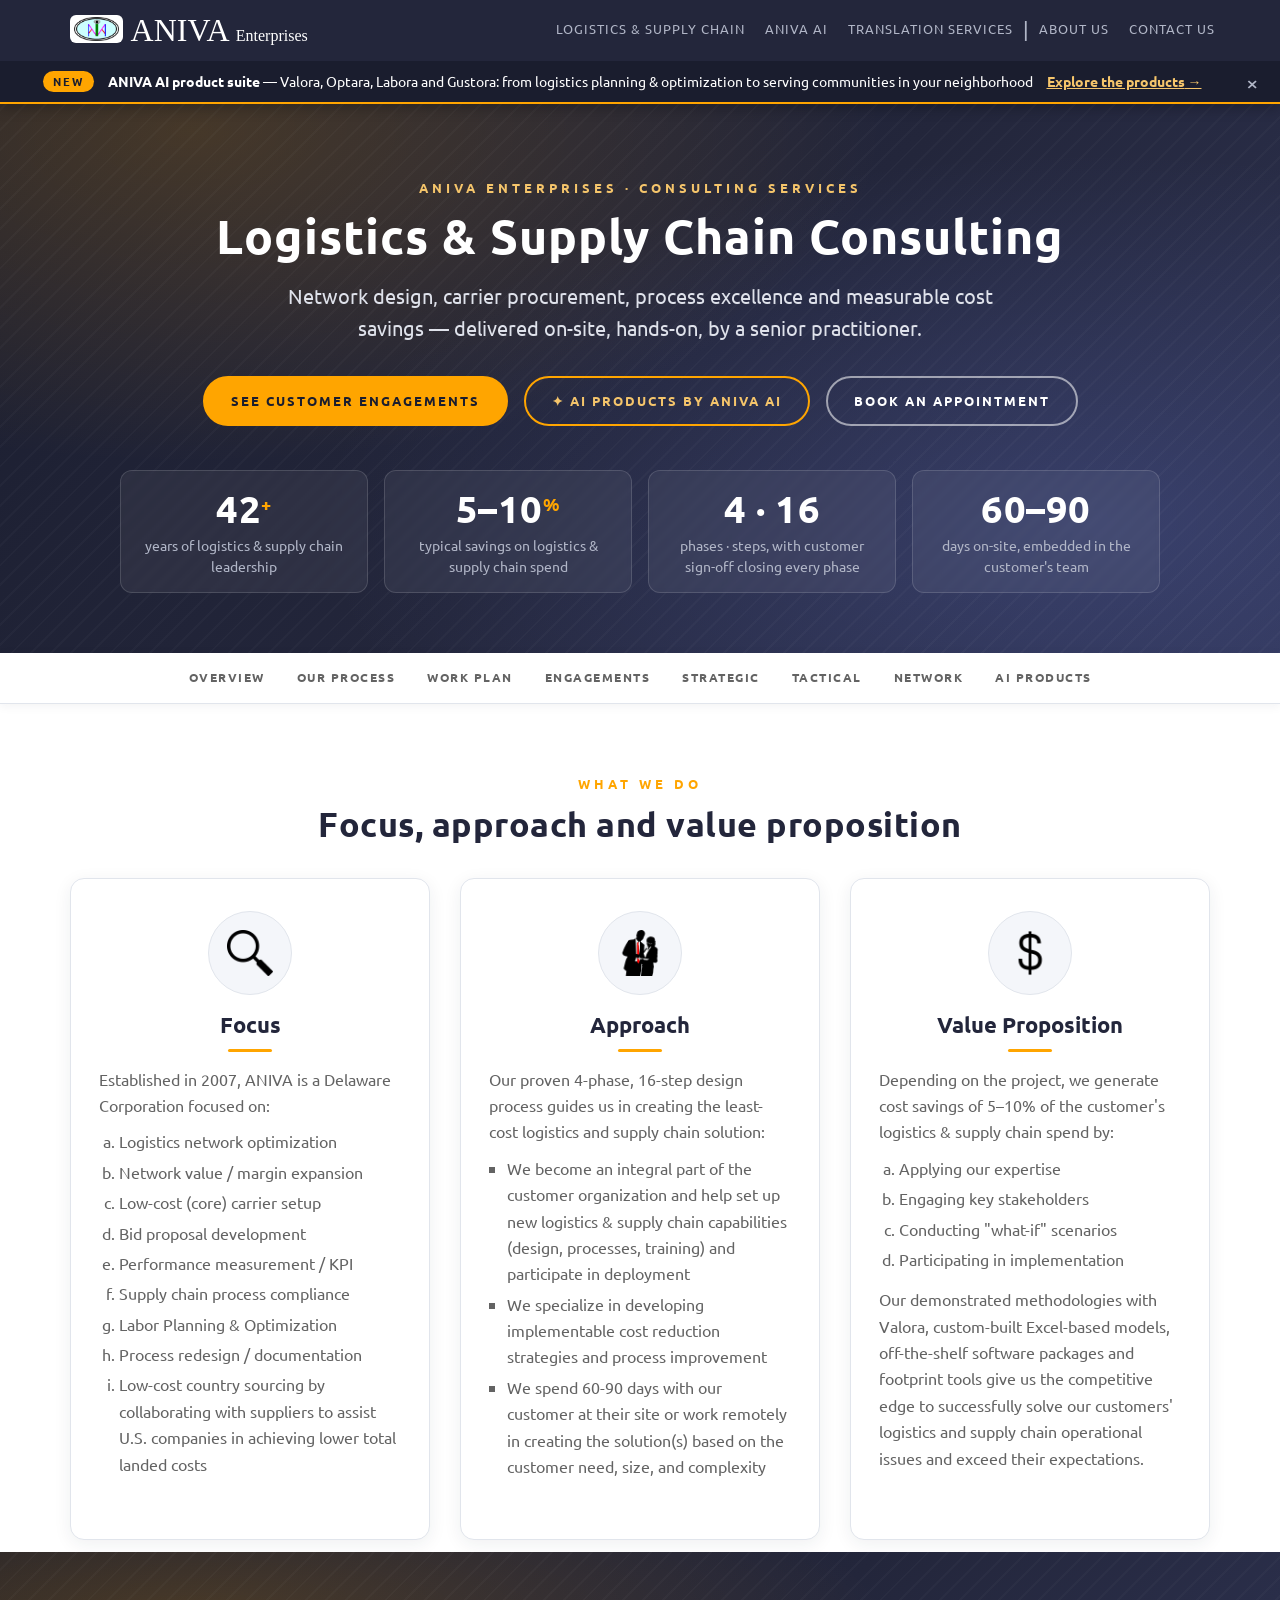
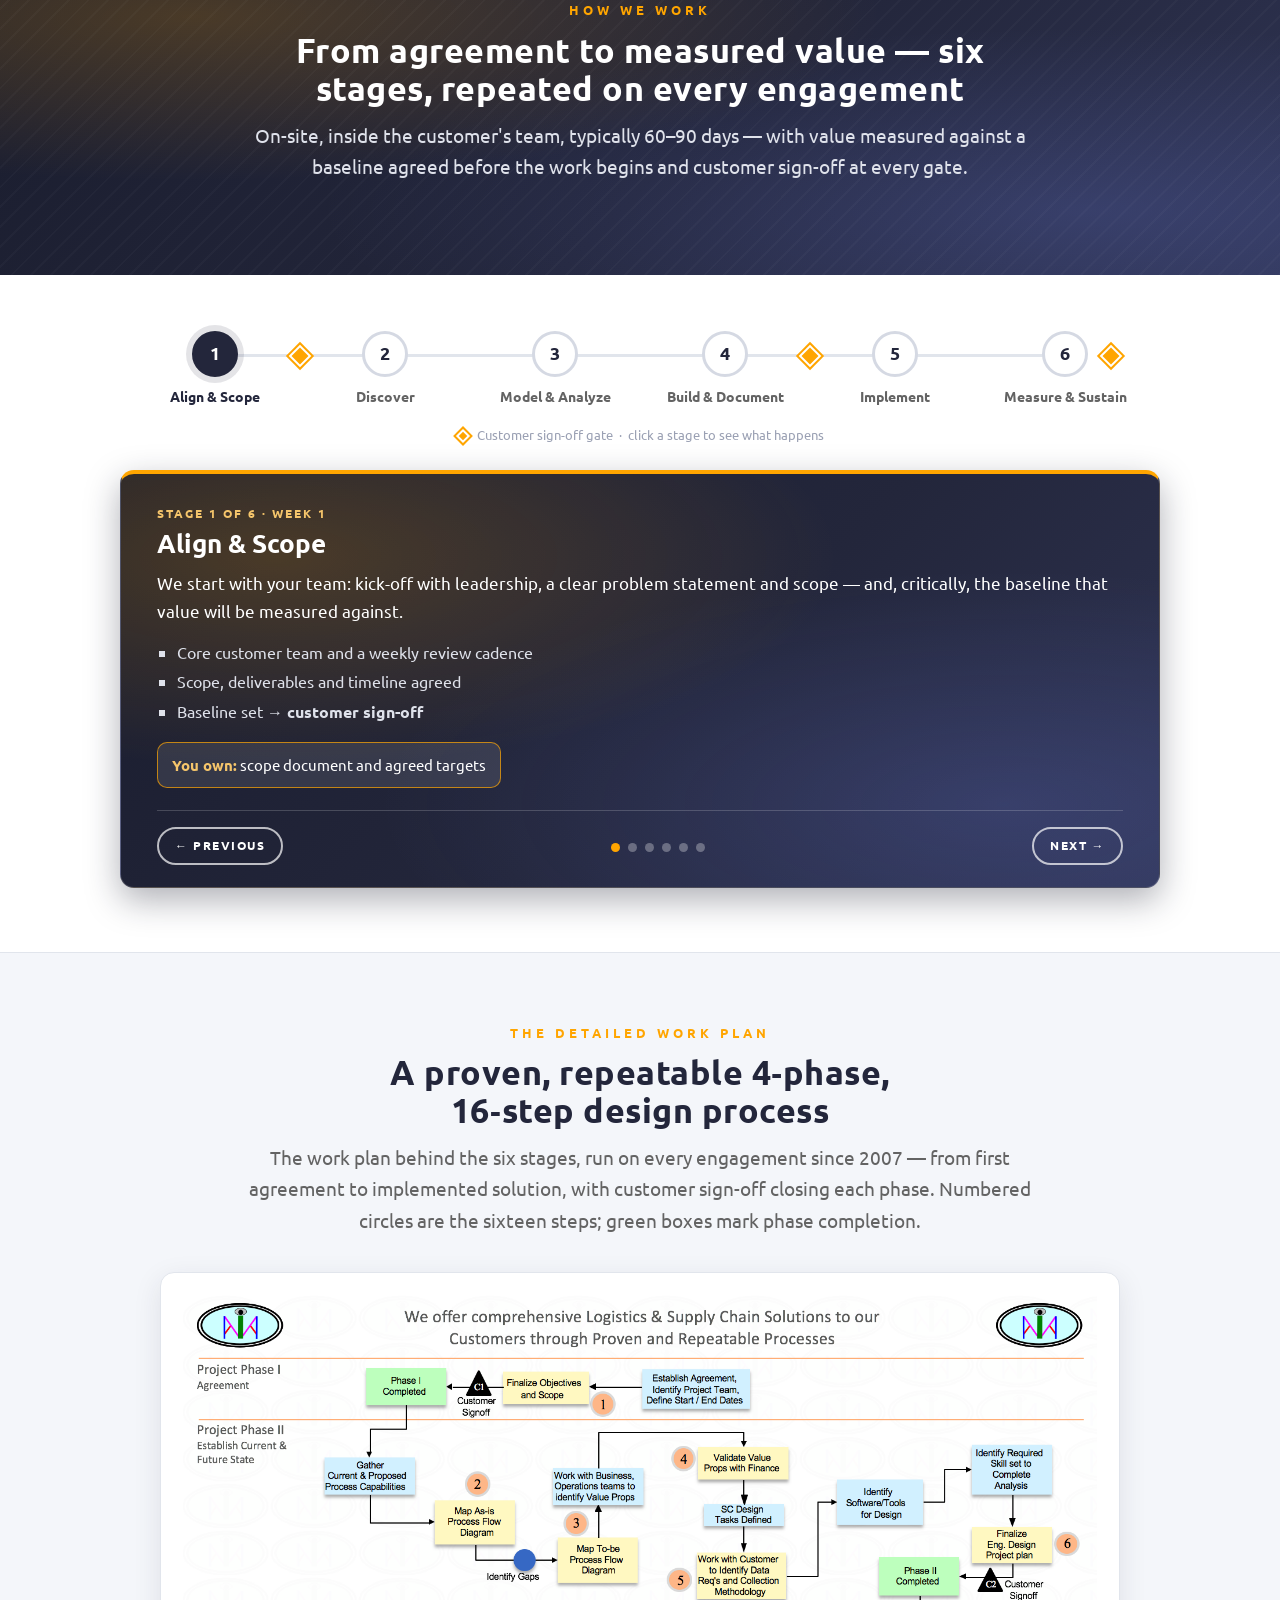
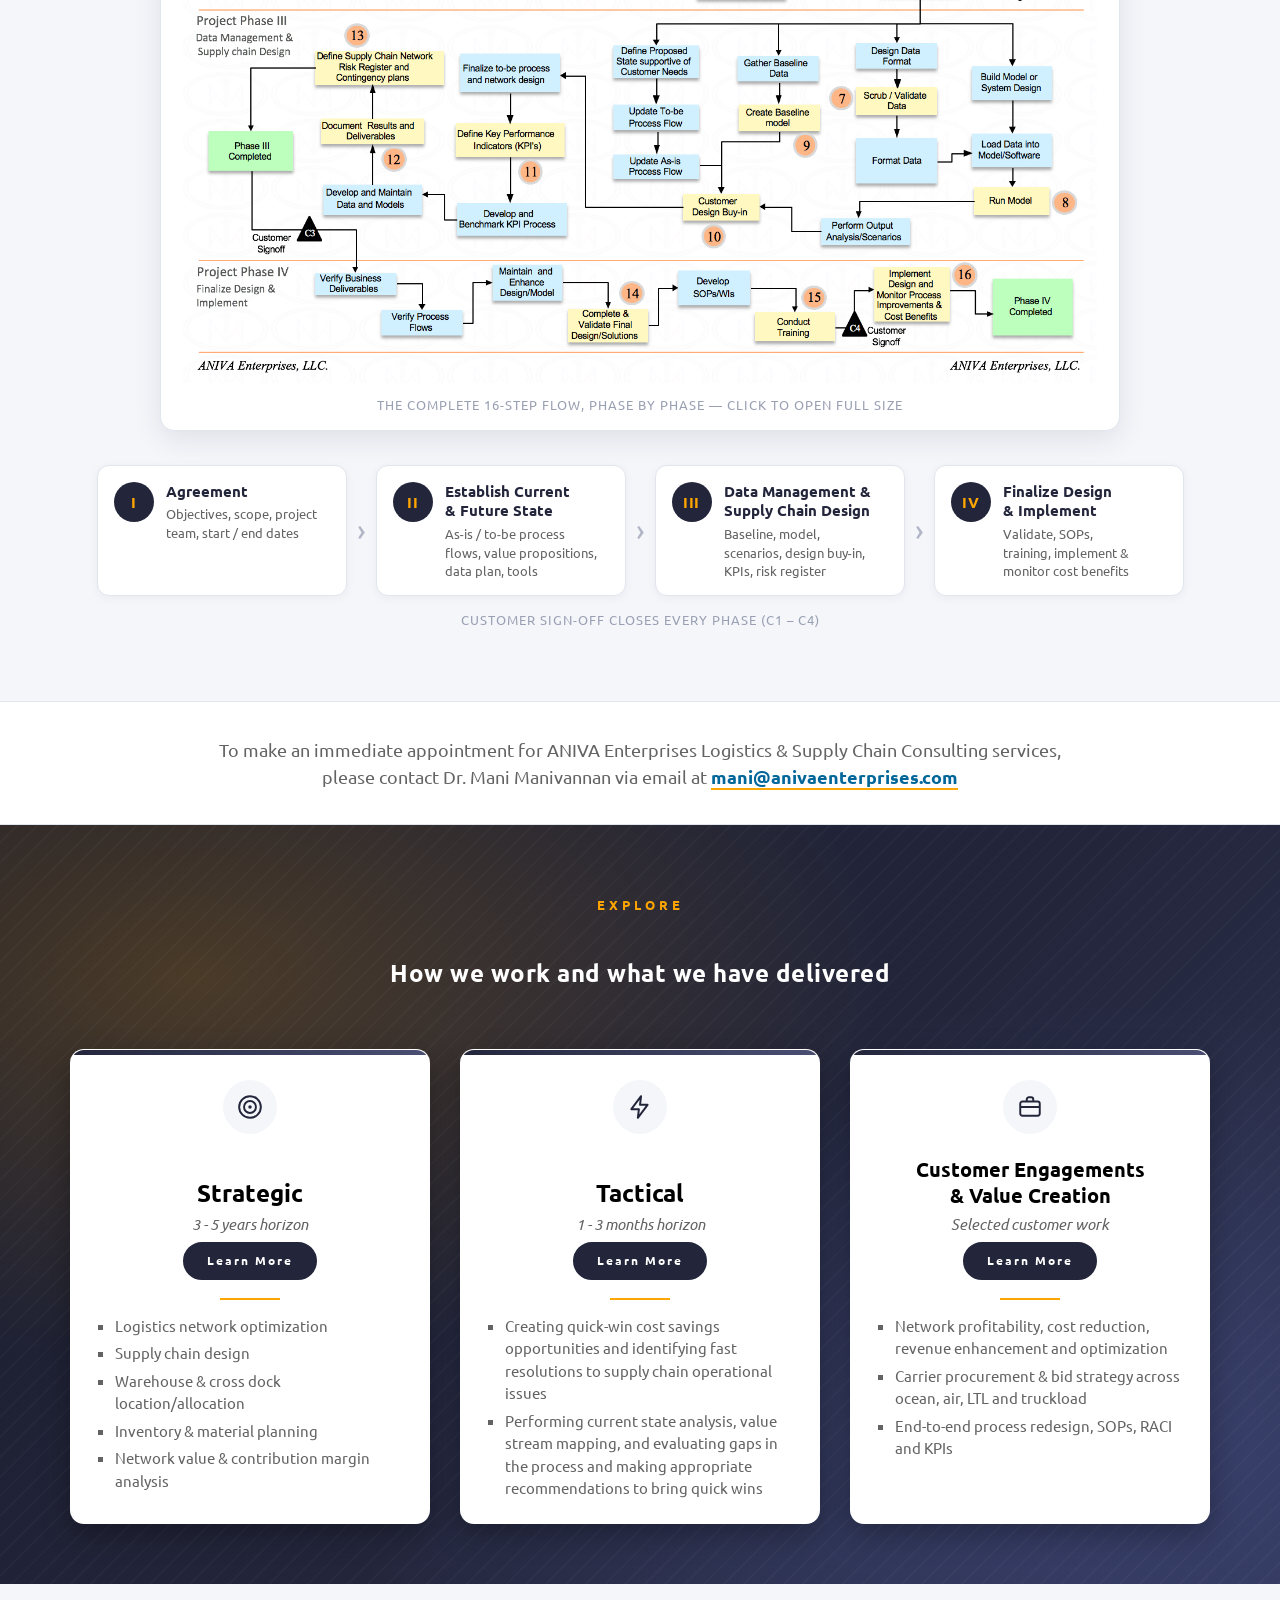
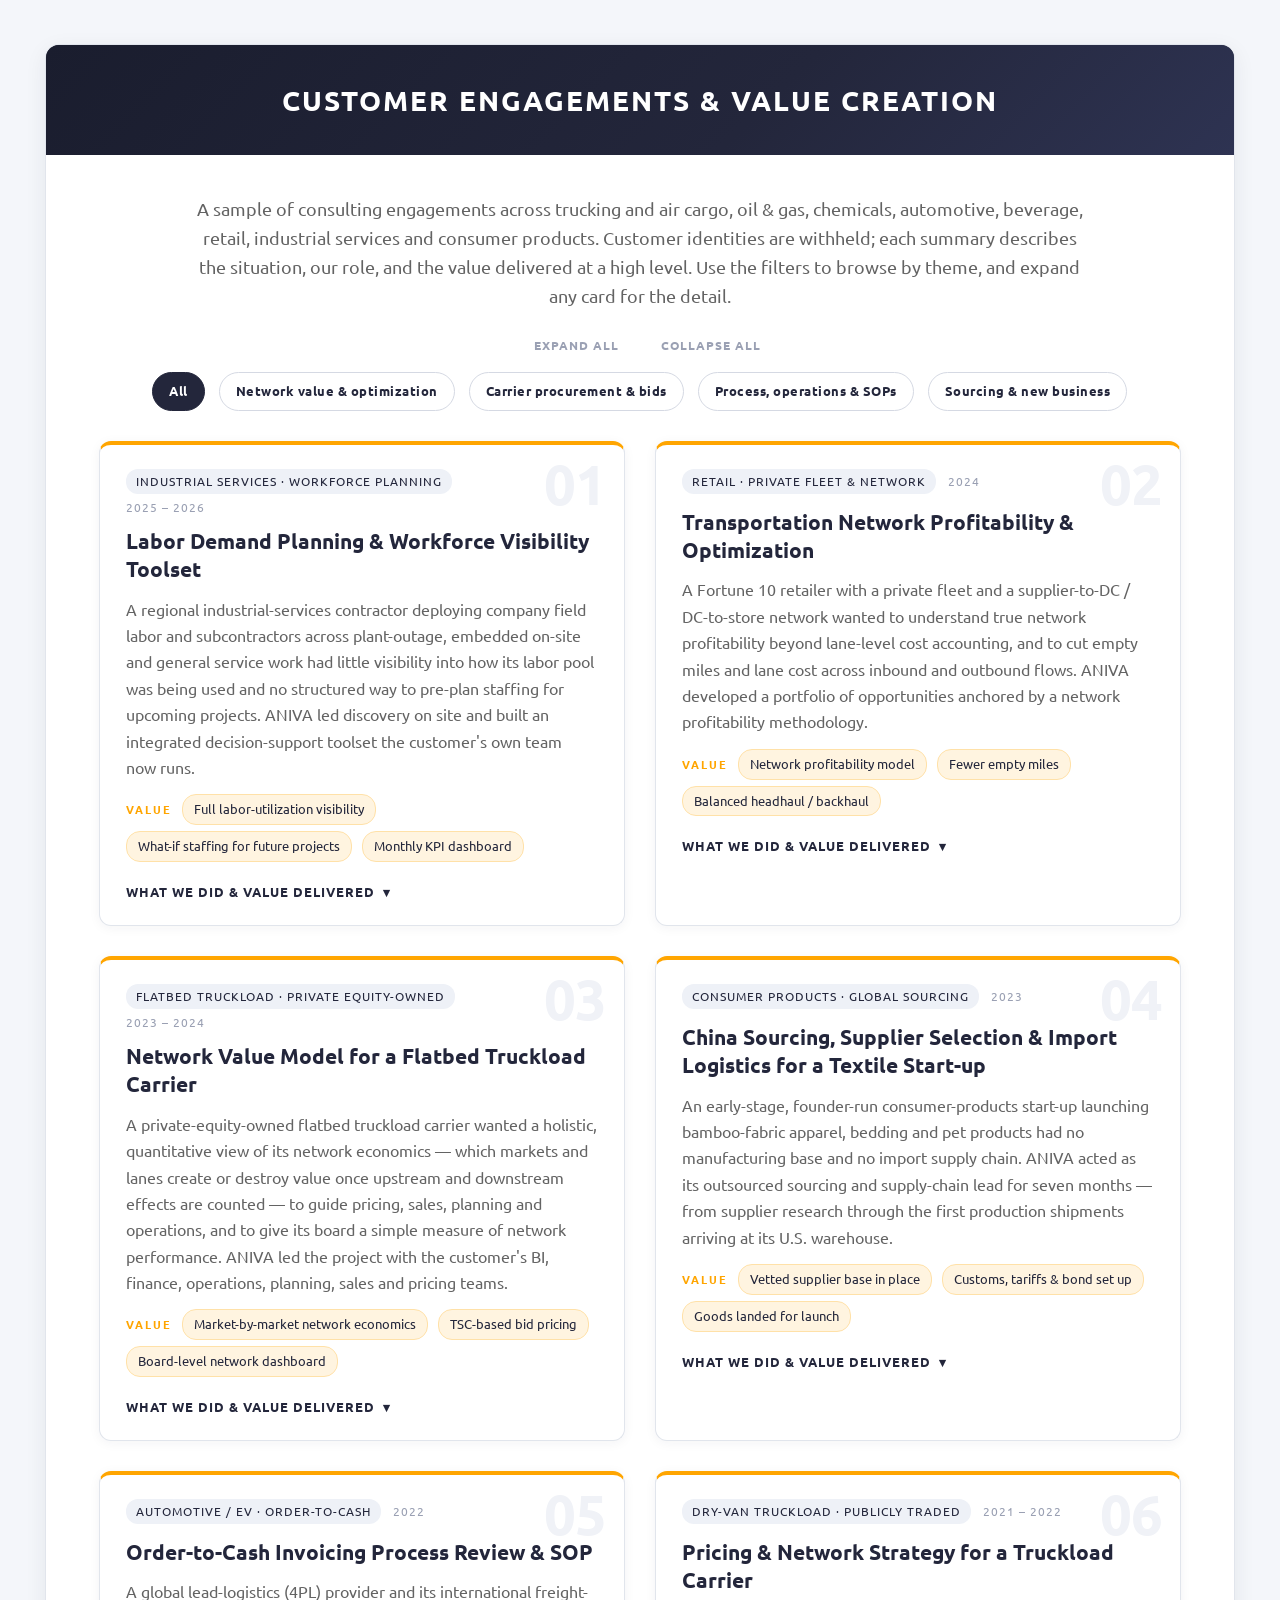
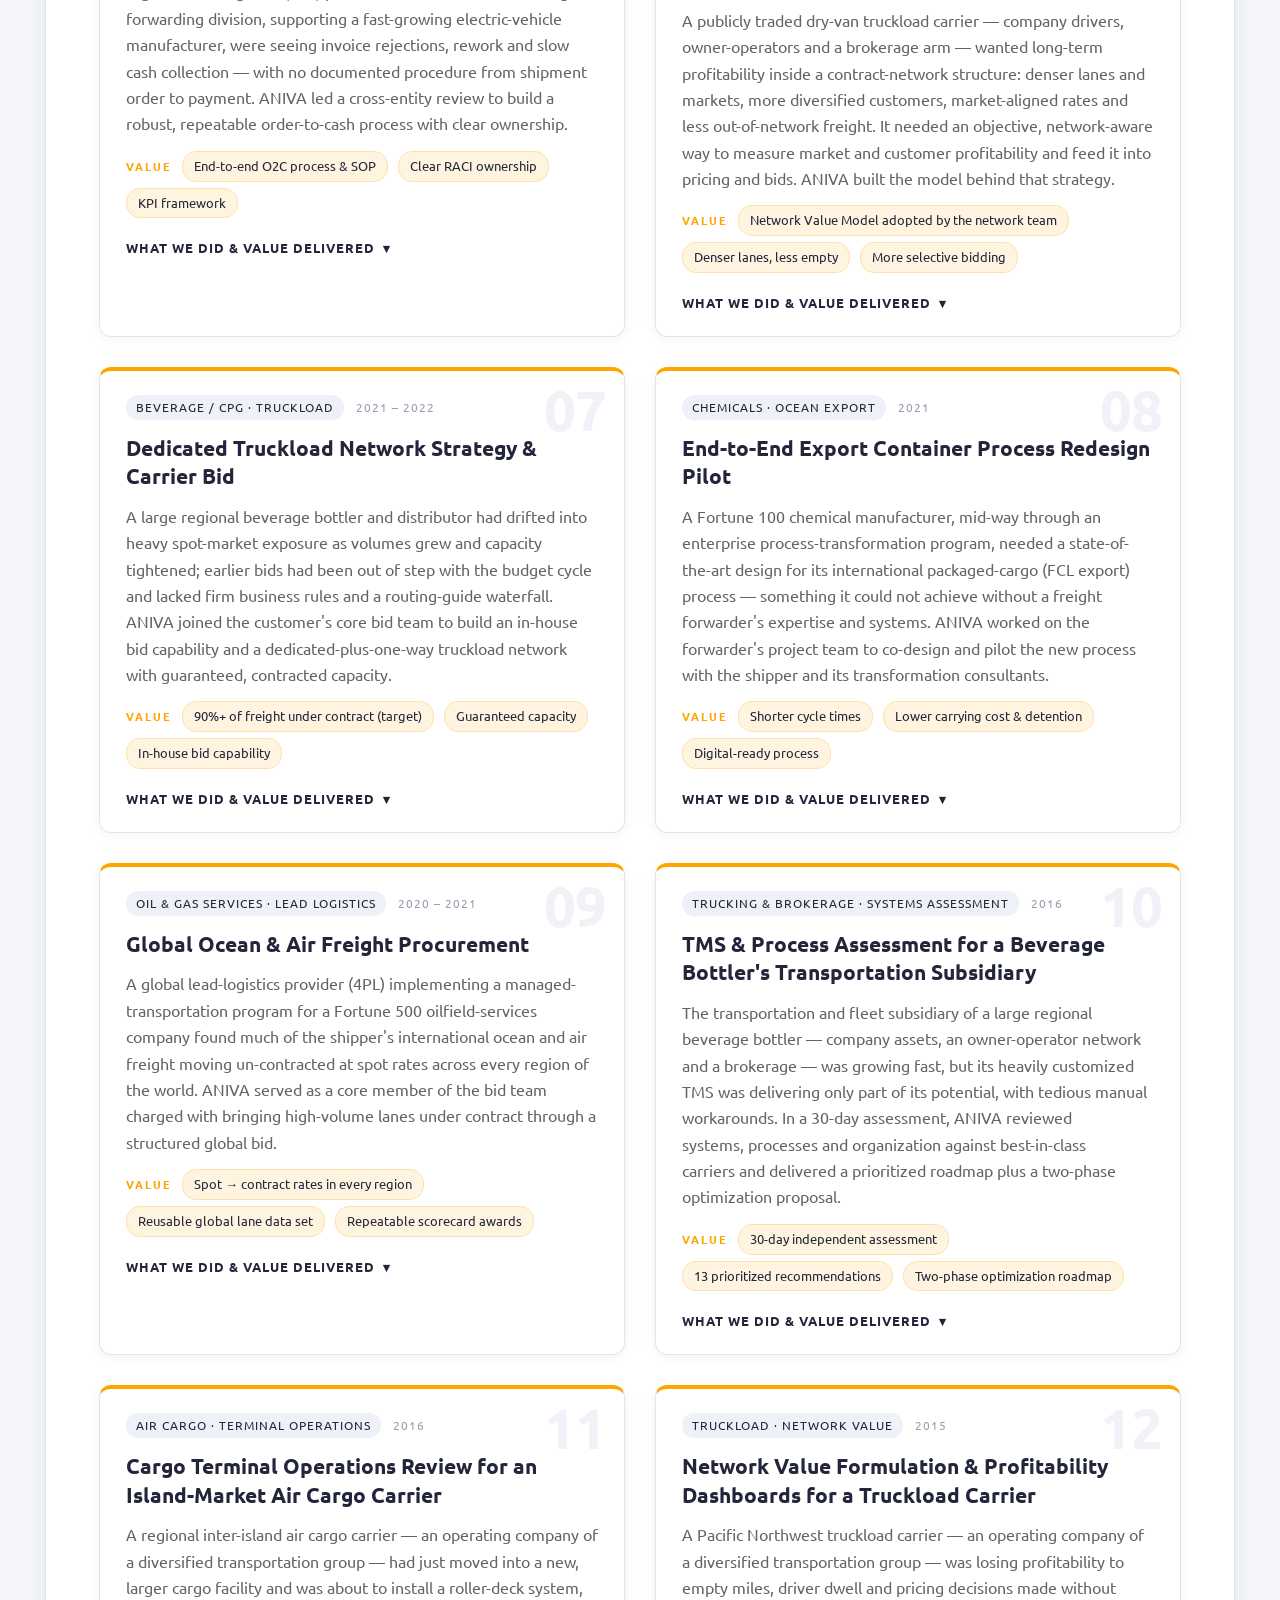
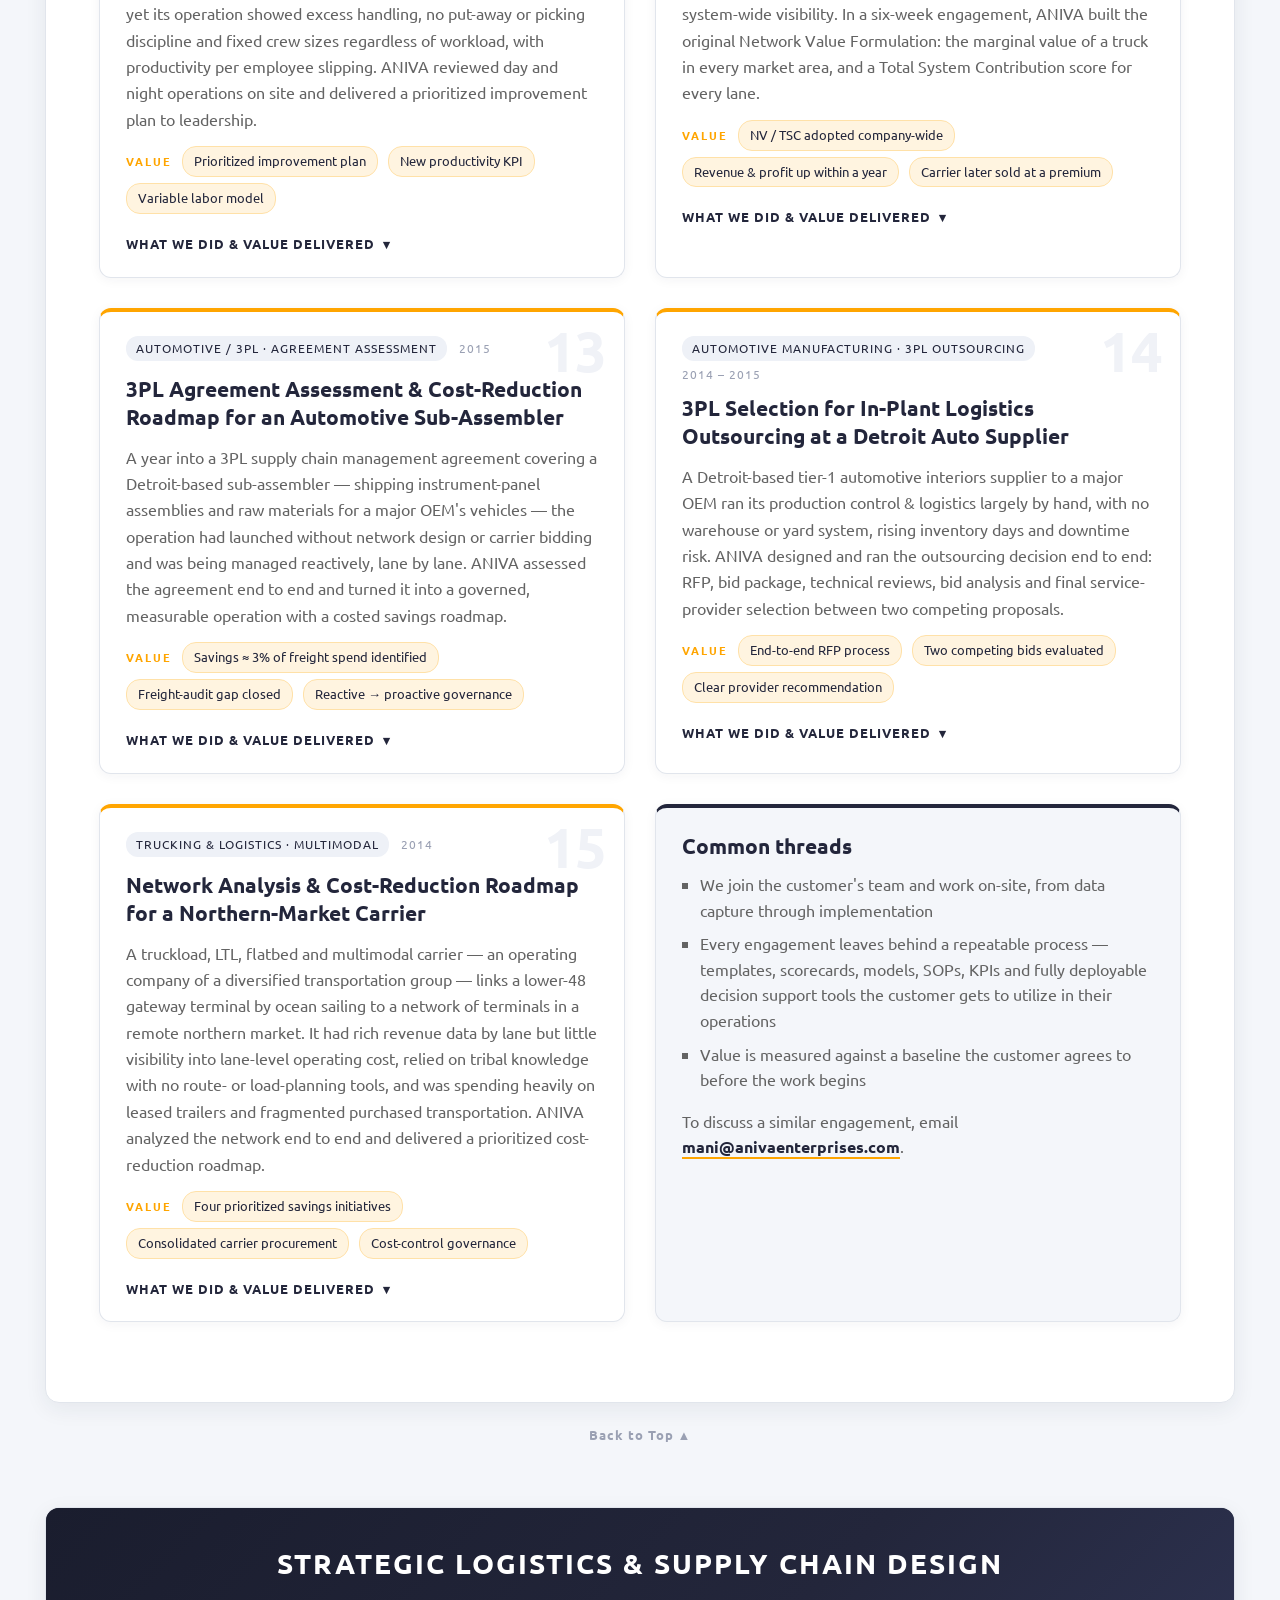
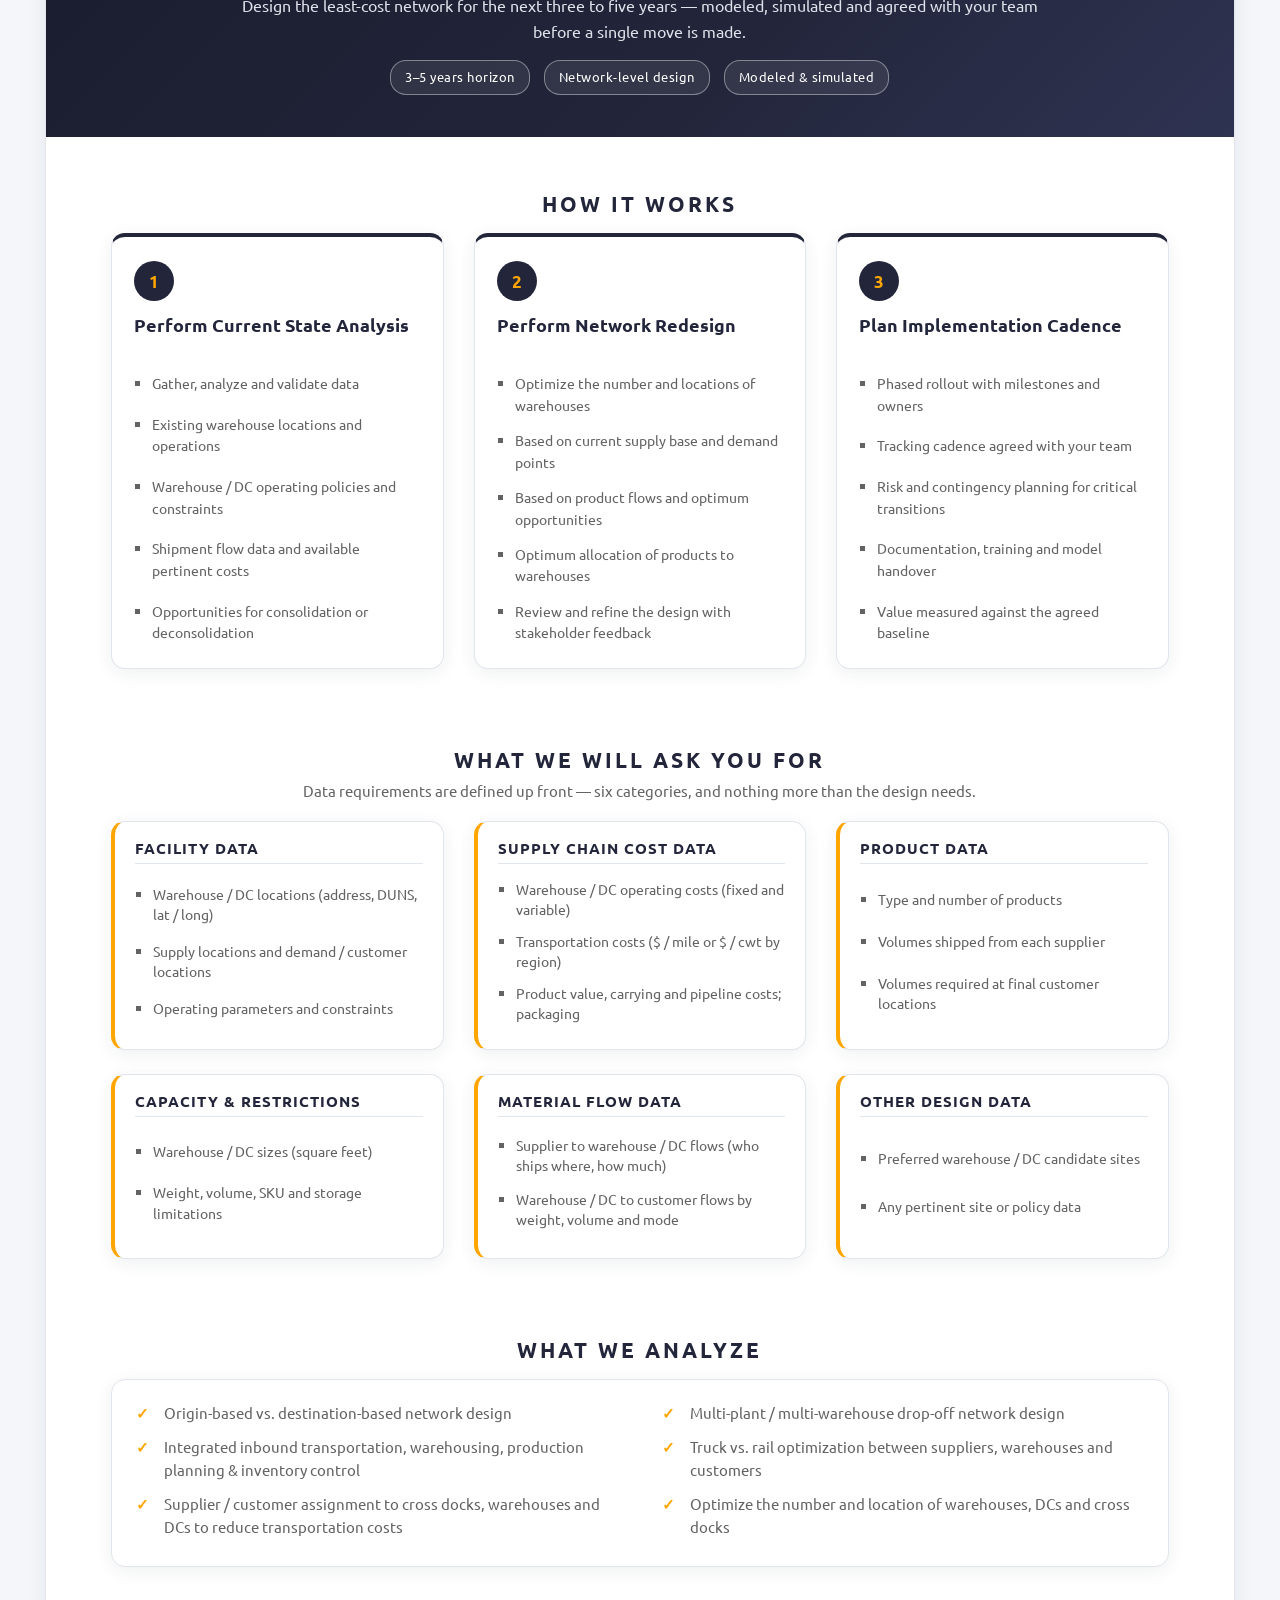
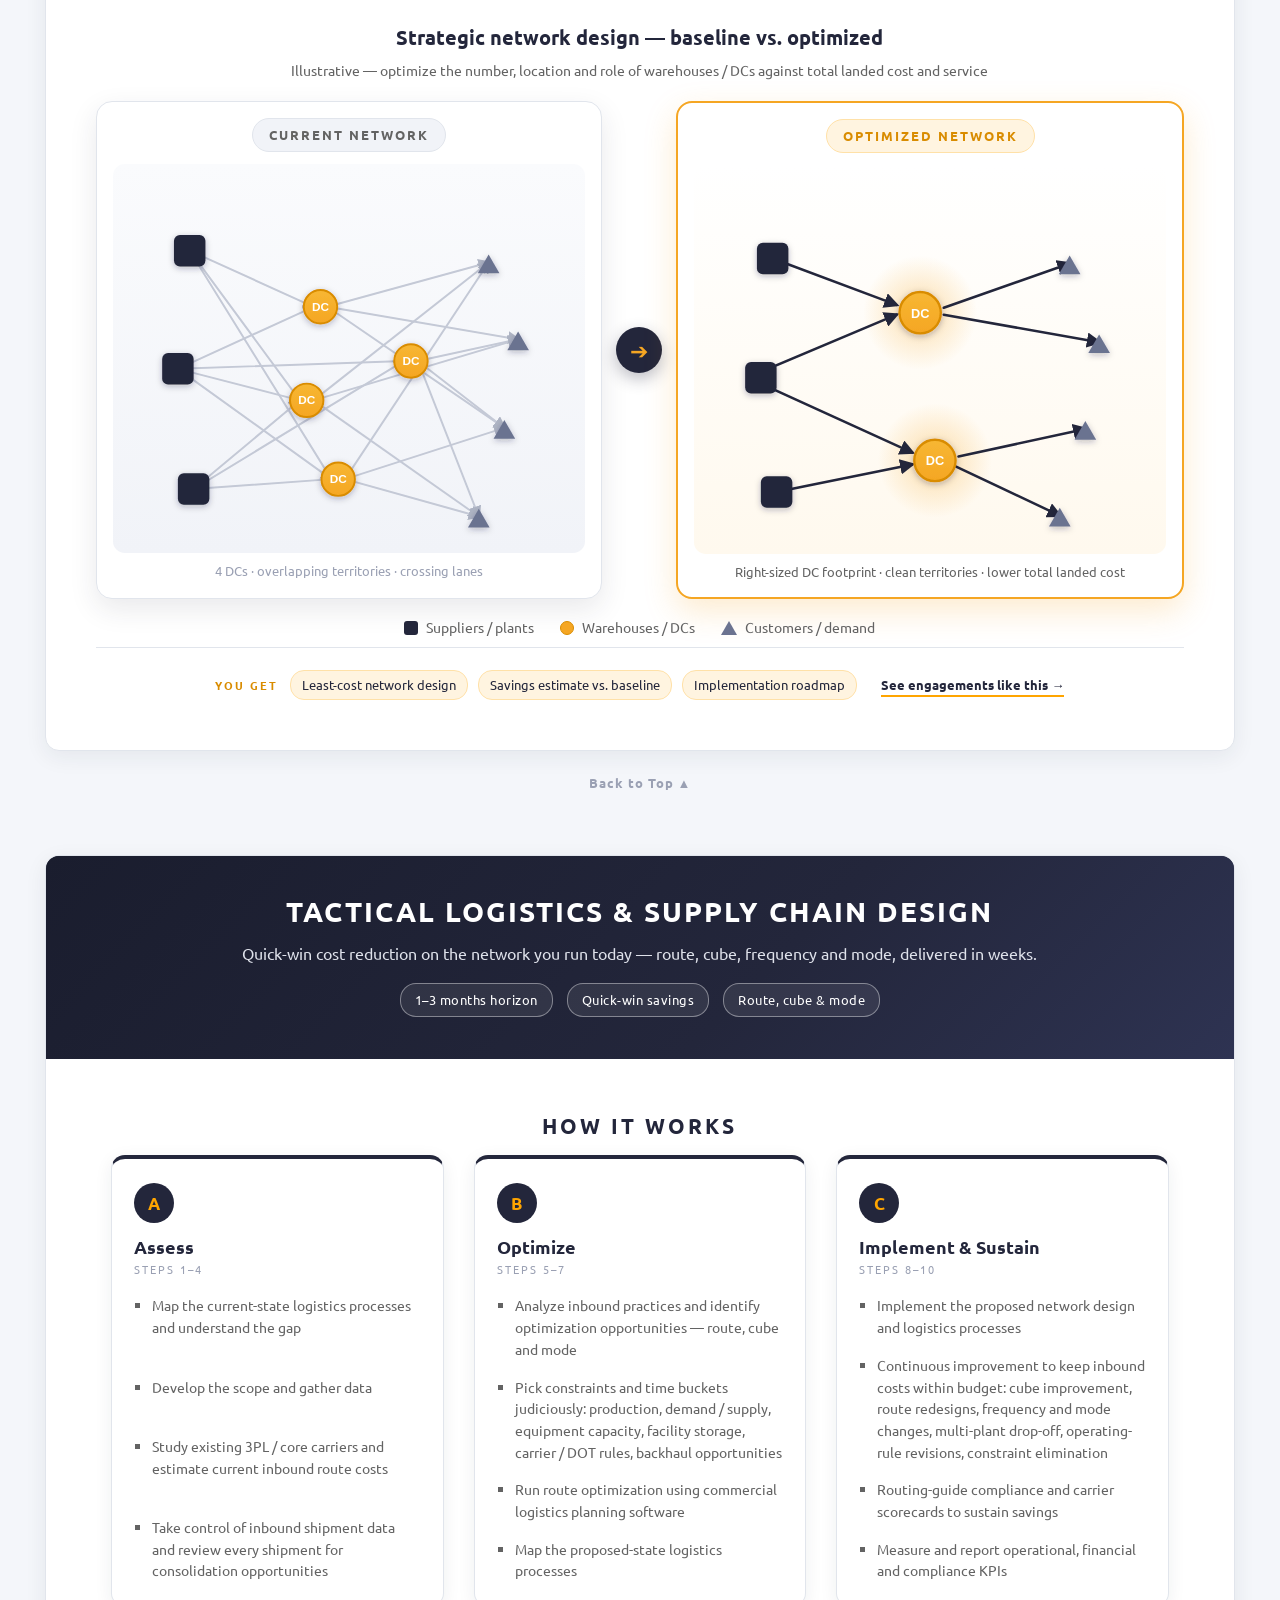
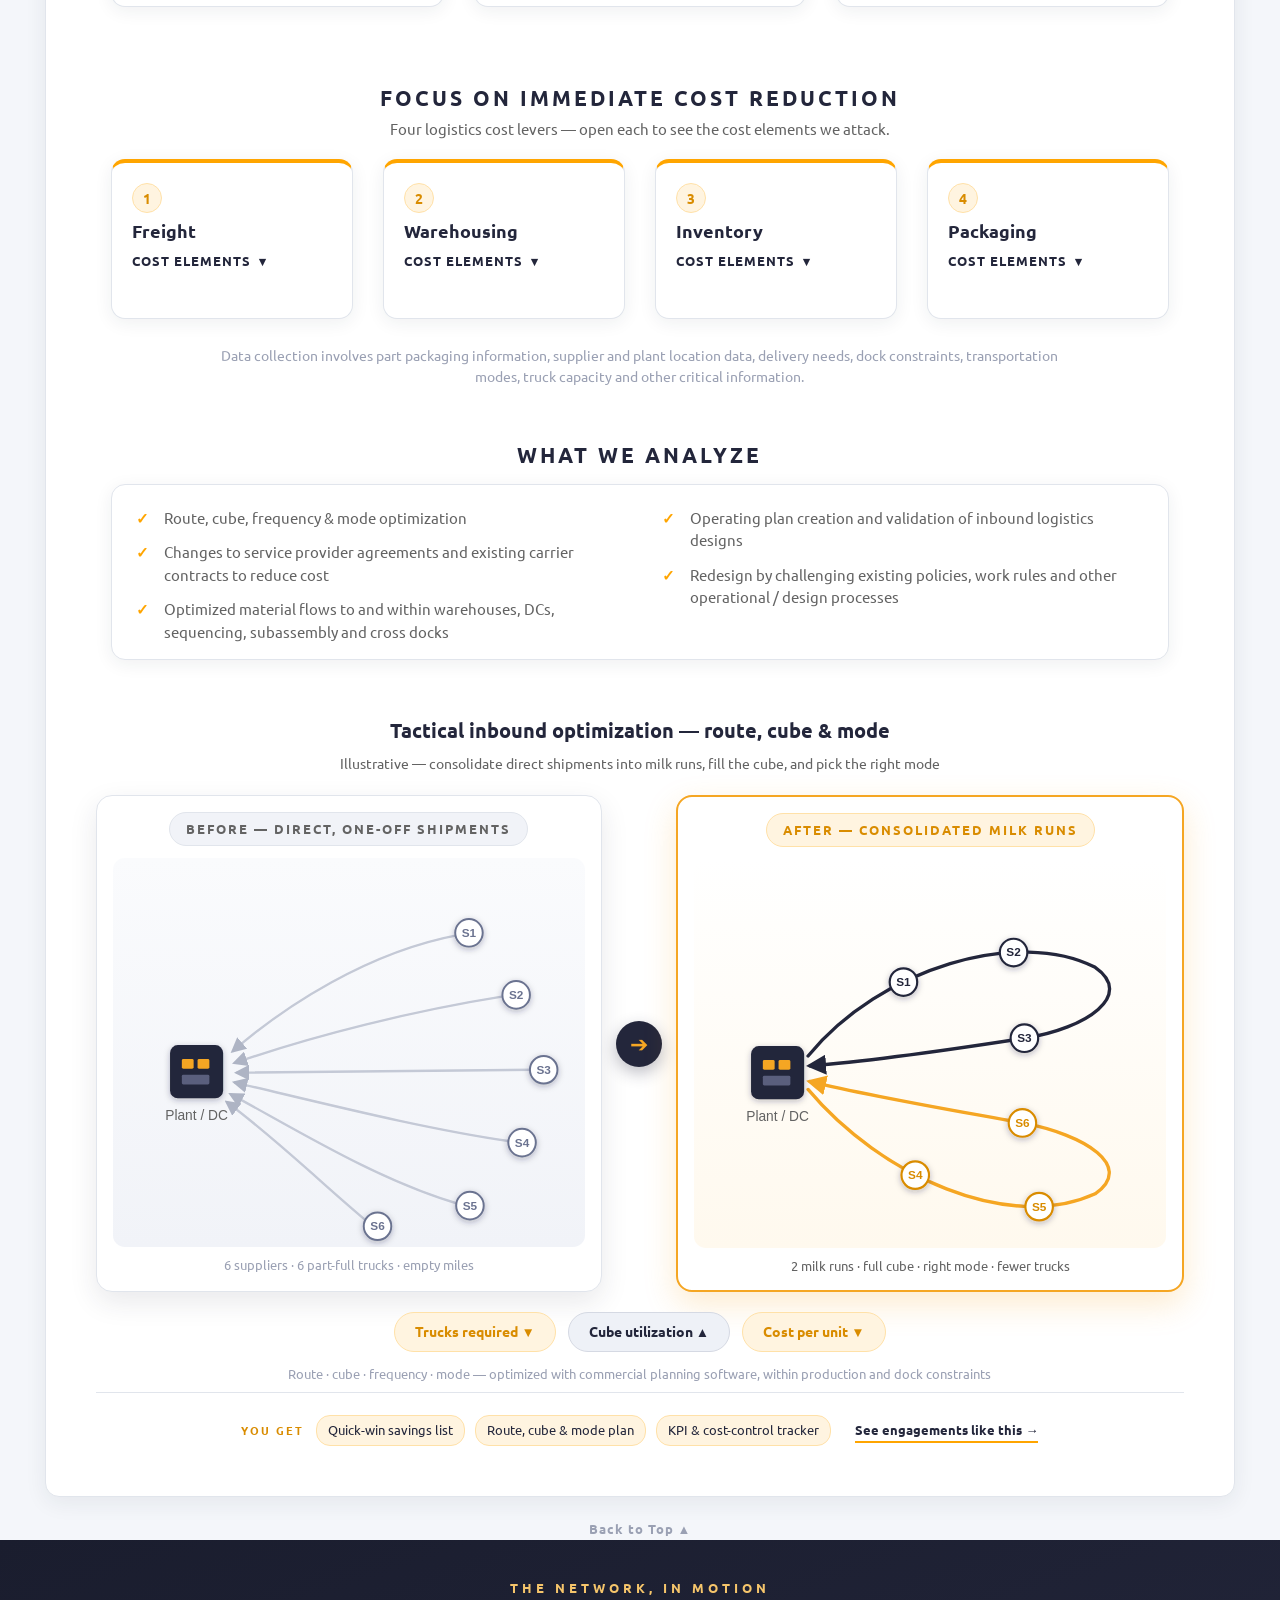
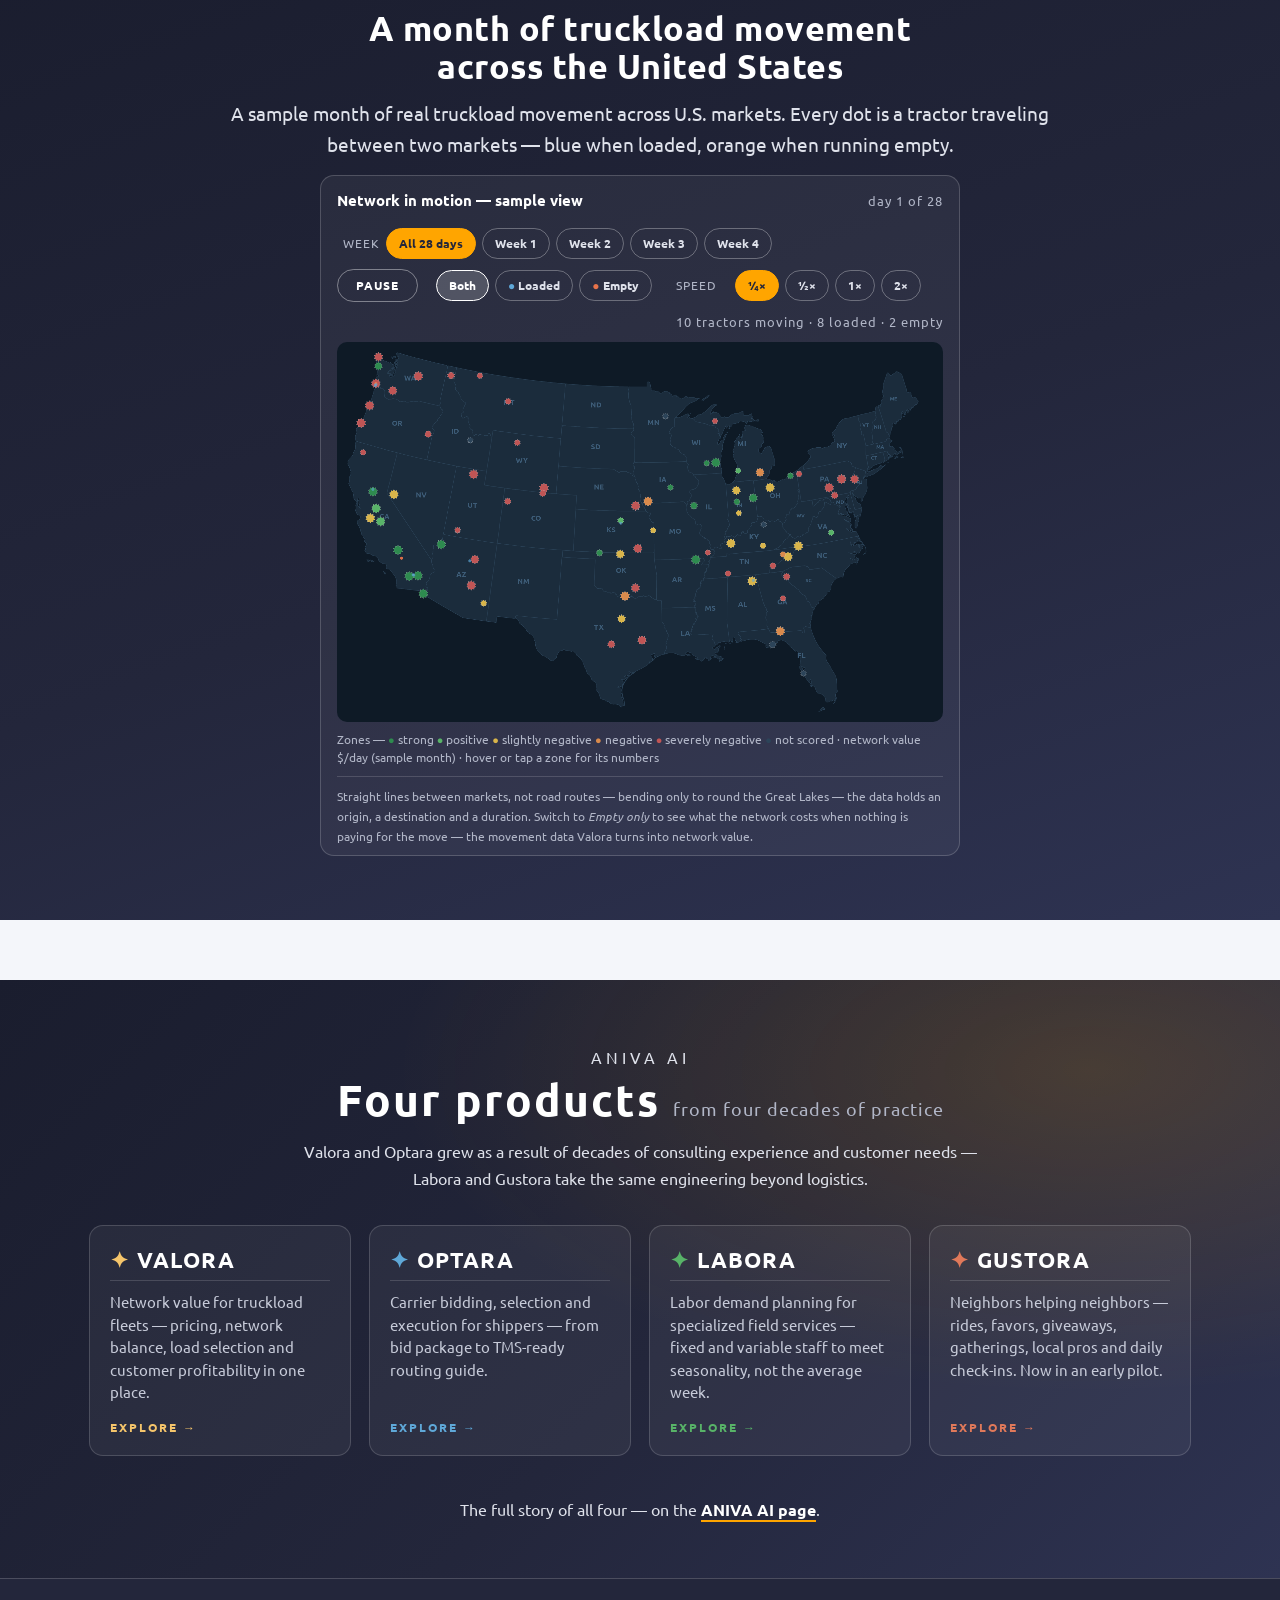
<file: LogisticsandSupplyChain/LSC.html>
<!DOCTYPE html>
<html>
  <head>
    <title>
      Logistics &amp; Supply Chain
    </title>
    <link rel="shortcut icon" href="../browser_icon.ico"/>
    <meta charset="utf-8">
    <meta http-equiv="X-UA-Compatible" content="IE=edge">
    <meta name="viewport" content="width=device-width, initial-scale=1">
    <meta name="description" content="Logistics & supply chain consulting from ANIVA Enterprises: network design, carrier procurement and bid strategy, process redesign, KPIs and 5-10% cost savings - plus Valora by ANIVA AI for truckload operations.">
    <meta property="og:type" content="website">
    <meta property="og:site_name" content="ANIVA Enterprises, LLC">
    <meta property="og:title" content="Logistics & Supply Chain Consulting | ANIVA Enterprises">
    <meta property="og:description" content="Logistics & supply chain consulting from ANIVA Enterprises: network design, carrier procurement and bid strategy, process redesign, KPIs and 5-10% cost savings - plus Valora by ANIVA AI for truckload operations.">
    <meta property="og:url" content="https://www.anivaenterprises.com/LogisticsandSupplyChain/LSC.html">
    <meta property="og:image" content="https://www.anivaenterprises.com/og-image.png">
    <meta property="og:image:width" content="1200">
    <meta property="og:image:height" content="630">
    <meta property="og:image:alt" content="ANIVA Enterprises, LLC - Logistics & Supply Chain Consulting; Chinese-English Translation">
    <meta name="twitter:card" content="summary_large_image">
    <meta name="twitter:title" content="Logistics & Supply Chain Consulting | ANIVA Enterprises">
    <meta name="twitter:description" content="Logistics & supply chain consulting from ANIVA Enterprises: network design, carrier procurement and bid strategy, process redesign, KPIs and 5-10% cost savings - plus Valora by ANIVA AI for truckload operations.">
    <meta name="twitter:image" content="https://www.anivaenterprises.com/og-image.png">
    <link rel="stylesheet" href="https://maxcdn.bootstrapcdn.com/bootstrap/3.3.5/css/bootstrap.min.css">
    <link href='https://fonts.googleapis.com/css?family=Ubuntu:400,500,700,400italic' rel='stylesheet' type='text/css'>
    <link rel="stylesheet" href="../Nav_Bar.css?v=2"/>
    <link rel="stylesheet" href="../Footer.css"/>
    <link rel="stylesheet" href="../Site.css?v=3"/>
    <link rel="stylesheet" href="LSC.css?v=24"/>
  </head>

  <body>
    <!--Navigation Bar-->
    <div class="navbar navbar-default navbar-fixed-top" role="navigation">
      <div class="container">
        <div class="navbar-header">
          <button type="button" class="navbar-toggle" data-toggle="collapse" data-target=".navbar-collapse">
            <span class="sr-only">Toggle navigation</span>
            <span class="icon-bar"></span>
            <span class="icon-bar"></span>
            <span class="icon-bar"></span>
          </button>
          <a class="navbar-brand" id="home-button" href="../Home/Home.html"><img class="brand-logo" src="../Home/ANIVA_logo.png" alt="ANIVA logo" width="52" height="28" style="display:inline-block;height:28px;width:auto;vertical-align:middle;position:relative;top:-5px;margin-right:8px;background:#fff;border-radius:6px;padding:2px 4px;">ANIVA <span class="brand-sub">Enterprises</span></a>
        </div>
        <div class="navbar-collapse collapse">
          <ul class="nav navbar-nav navbar-right">
            <li><a href="LSC.html">Logistics &amp; Supply Chain</a></li>
            <li><a href="../ANIVA-AI/ANIVA-AI.html">ANIVA AI</a></li>
            <li><a href="../TranslationServices/TranslationServices.html">Translation Services</a></li>
            <li id="nav_divider" class="hidden-xs">|</li>
            <li><a href="../AboutUs/AboutUs.html">About Us</a></li>
            <li><a href="../ContactUs/ContactUs.html">Contact Us</a></li>
          </ul>
        </div>
      </div>
    </div>

    <!--Valora announcement ribbon (dismissible)-->
    <div class="announce" id="announce" role="region" aria-label="Announcement">
      <span class="announce-pill">New</span>
      <span class="announce-text"><span class="announce-short">Introducing </span><b>ANIVA AI product suite</b><span class="announce-long"> &mdash; Valora, Optara, Labora and Gustora: from logistics planning &amp; optimization to serving communities in your neighborhood</span></span>
      <a class="announce-link" href="../ANIVA-AI/ANIVA-AI.html"><span class="announce-long">Explore the products</span><span class="announce-short">Learn more</span> &rarr;</a>
      <button class="announce-close" type="button" aria-label="Dismiss announcement">&times;</button>
    </div>
    <!--Hero-->
    <section class="hero">
      <div class="container">
        <p class="eyebrow eyebrow-light">ANIVA Enterprises &middot; Consulting Services</p>
        <h1>Logistics &amp; Supply Chain Consulting</h1>
        <p class="hero-lede">Network design, carrier procurement, process excellence and measurable cost savings &mdash; delivered on-site, hands-on, by a senior practitioner.</p>
        <div class="hero-actions">
          <a class="cta cta-solid" href="#engagements">See customer engagements</a>
          <a class="cta cta-ghost cta-valora" href="#aiproducts" data-fit=".ai-teaser">&#10022; AI Products by ANIVA AI</a>
          <a class="cta cta-ghost" href="mailto:mani@anivaenterprises.com">Book an appointment</a>
        </div>
        <div class="hero-stats">
          <div class="stat">
            <span class="stat-num">42<sup>+</sup></span>
            <span class="stat-label">years of logistics &amp; supply chain leadership</span>
          </div>
          <div class="stat">
            <span class="stat-num">5&ndash;10<sup>%</sup></span>
            <span class="stat-label">typical savings on logistics &amp; supply chain spend</span>
          </div>
          <div class="stat">
            <span class="stat-num">4 &middot; 16</span>
            <span class="stat-label">phases &middot; steps, with customer sign-off closing every phase</span>
          </div>
          <div class="stat">
            <span class="stat-num">60&ndash;90</span>
            <span class="stat-label">days on-site, embedded in the customer's team</span>
          </div>
        </div>
      </div>
    </section>

    <!--Section Navigator-->
    <nav class="section-nav" id="section-nav">
      <div class="container">
        <ul>
          <li><a href="#pillars">Overview</a></li>
          <li><a href="#process">Our Process</a></li>
          <li><a href="#workplan" data-fit=".workplan .chart-frame">Work Plan</a></li>
          <li><a href="#engagements">Engagements</a></li>
          <li><a href="#strategic">Strategic</a></li>
          <li><a href="#tactical">Tactical</a></li>
          <li><a href="#motion">Network</a></li>
          <li><a href="#aiproducts" data-fit=".ai-teaser">AI Products</a></li>
        </ul>
      </div>
    </nav>

    <!--Focus / Approach / Value Proposition-->
    <section class="pillars" id="pillars">
      <div class="container">
        <div class="section-head">
          <p class="eyebrow">What we do</p>
          <h2>Focus, approach and value proposition</h2>
        </div>
        <div class="row pillar-row">
          <!--Focus-->
          <div class="col-md-4" id="focus">
            <div class="pillar-card">
              <div class="pillar-icon"><img src="focus.png" alt="Magnifying Glass"></div>
              <h3>Focus</h3>
              <p>Established in 2007, ANIVA is a Delaware Corporation focused on:</p>
              <ol>
                <li>Logistics network optimization</li>
                <li>Network value / margin expansion</li>
                <li>Low-cost (core) carrier setup</li>
                <li>Bid proposal development</li>
                <li>Performance measurement / KPI</li>
                <li>Supply chain process compliance</li>
                <li>Labor Planning &amp; Optimization</li>
                <li>Process redesign / documentation</li>
                <li>Low-cost country sourcing by collaborating with suppliers to assist U.S. companies in achieving lower total landed costs</li>
              </ol>
            </div>
          </div>

          <!--Approach-->
          <div class="col-md-4" id="approach">
            <div class="pillar-card">
              <div class="pillar-icon"><img src="approach.png" alt="Approach"/></div>
              <h3>Approach</h3>
              <p>Our proven 4-phase, 16-step design process guides us in creating the least-cost logistics and supply chain solution:</p>
              <ul>
                <li>We become an integral part of the customer organization and help set up new logistics &amp; supply chain capabilities (design, processes, training) and participate in deployment</li>
                <li>We specialize in developing implementable cost reduction strategies and process improvement</li>
                <li>We spend 60-90 days with our customer at their site or work remotely in creating the solution(s) based on the customer need, size, and complexity</li>
              </ul>
            </div>
          </div>

          <!--Value Proposition-->
          <div class="col-md-4" id="valueproposition">
            <div class="pillar-card">
              <div class="pillar-icon"><img src="valueproposition.png" alt="Dollar Sign"/></div>
              <h3>Value Proposition</h3>
              <p>
                Depending on the project, we generate cost savings of 5&ndash;10% of the customer's logistics &amp; supply chain&nbsp;spend&nbsp;by:
              </p>
              <ol>
                <li>Applying our expertise</li>
                <li>Engaging key stakeholders</li>
                <li>Conducting "what-if" scenarios</li>
                <li>Participating in implementation</li>
              </ol>
              <p>
                Our demonstrated methodologies with Valora, custom-built Excel-based models, off-the-shelf software packages and footprint tools give us the competitive edge to successfully solve our customers' logistics and supply chain operational issues and exceed their expectations.
              </p>
            </div>
          </div>
        </div>
      </div>
    </section>

    <!--Process-->
    <section class="process" id="process">
      <div class="container">
        <div class="section-head">
          <p class="eyebrow">How we work</p>
          <h2>From agreement to measured value &mdash; six stages, repeated on every engagement</h2>
          <p class="section-lede">
            On-site, inside the customer's team, typically 60&ndash;90 days &mdash; with value measured against a baseline agreed before the work begins and customer sign-off at every gate.
          </p>
        </div>
      </div>
    </section>

    <!--Six-move process (interactive stepper, on white)-->
    <section class="chart-section" id="process-chart">
      <div class="container">
        <div class="journey" id="journey">
          <ol class="journey-track" aria-label="Six stages">
            <li class="journey-step active has-gate" data-step="1"><span class="journey-num">1</span><span class="journey-title">Align &amp; Scope</span><span class="journey-gate" title="Customer sign-off: scope &amp; baseline"></span></li>
            <li class="journey-step" data-step="2"><span class="journey-num">2</span><span class="journey-title">Discover</span></li>
            <li class="journey-step" data-step="3"><span class="journey-num">3</span><span class="journey-title">Model &amp; Analyze</span></li>
            <li class="journey-step has-gate" data-step="4"><span class="journey-num">4</span><span class="journey-title">Build &amp; Document</span><span class="journey-gate" title="Customer sign-off: design buy-in"></span></li>
            <li class="journey-step" data-step="5"><span class="journey-num">5</span><span class="journey-title">Implement</span></li>
            <li class="journey-step has-gate last" data-step="6"><span class="journey-num">6</span><span class="journey-title">Measure &amp; Sustain</span><span class="journey-gate" title="Customer sign-off: value delivered"></span></li>
          </ol>
          <p class="journey-legend"><span class="journey-gate-demo"></span> Customer sign-off gate &nbsp;&middot;&nbsp; click a stage to see what happens</p>

          <div class="journey-panel">
            <div class="journey-detail active" data-step="1">
              <p class="journey-kicker">Stage 1 of 6 &middot; Week 1</p>
              <h3>Align &amp; Scope</h3>
              <p class="journey-summary">We start with your team: kick-off with leadership, a clear problem statement and scope &mdash; and, critically, the baseline that value will be measured against.</p>
              <ul>
                <li>Core customer team and a weekly review cadence</li>
                <li>Scope, deliverables and timeline agreed</li>
                <li>Baseline set &rarr; <b>customer sign-off</b></li>
              </ul>
              <p class="journey-own"><b>You own:</b> scope document and agreed targets</p>
            </div>
            <div class="journey-detail" data-step="2">
              <p class="journey-kicker">Stage 2 of 6 &middot; Weeks 1&ndash;3, on site</p>
              <h3>Discover</h3>
              <p class="journey-summary">We walk the operation, interview the people who run it and map the current state &mdash; then capture and cleanse the data until it reconciles.</p>
              <ul>
                <li>Current-state flows, hand-offs and pain points</li>
                <li>Data capture, cleansing and validation</li>
                <li>Benchmarks against targets</li>
              </ul>
              <p class="journey-own"><b>You own:</b> a single source of truth</p>
            </div>
            <div class="journey-detail" data-step="3">
              <p class="journey-kicker">Stage 3 of 6 &middot; Weeks 3&ndash;6</p>
              <h3>Model &amp; Analyze</h3>
              <p class="journey-summary">We develop the model and the tool that fits the need, run what-if scenarios and quantify the opportunity &mdash; validated with Finance and Operations.</p>
              <ul>
                <li>Logistics network/supply chain design, NV/TSC, bid selection, labor-demand or cost models</li>
                <li>Scenarios ranked by value &mdash; markets, lanes, carriers, customers, labor</li>
                <li>Findings validated with Finance and Operations</li>
              </ul>
              <p class="journey-own"><b>You own:</b> refreshable models and a quantified opportunity</p>
            </div>
            <div class="journey-detail" data-step="4">
              <p class="journey-kicker">Stage 4 of 6 &middot; Weeks 5&ndash;8</p>
              <h3>Build &amp; Document</h3>
              <p class="journey-summary">Decision-support tools and future-state network, process or strategy development &mdash; pressure-tested with the people who will run it, with business rules, RACI and KPIs defined up front.</p>
              <ul>
                <li>Build the decision-support tool and complete testing; future-state design and business rules</li>
                <li>RACI and standard operating procedures</li>
                <li>KPIs agreed &rarr; <b>design buy-in sign-off</b></li>
              </ul>
              <p class="journey-own"><b>You own:</b> documented design, SOPs and RACI</p>
            </div>
            <div class="journey-detail" data-step="5">
              <p class="journey-kicker">Stage 5 of 6 &middot; Weeks 8&ndash;12</p>
              <h3>Implement</h3>
              <p class="journey-summary">We deploy the tool, run the bid and roll-out the process &mdash; side by side with your team until it is fully operationalized.</p>
              <ul>
                <li>RFQ rounds, pilots and tool deployments</li>
                <li>Super-users and operating teams trained</li>
                <li>Awards, onboarding, routing guides and systems loaded</li>
              </ul>
              <p class="journey-own"><b>You own:</b> live tools, carrier contracts and a trained team</p>
            </div>
            <div class="journey-detail" data-step="6">
              <p class="journey-kicker">Stage 6 of 6 &middot; Ongoing</p>
              <h3>Measure &amp; Sustain</h3>
              <p class="journey-summary">Savings and service are tracked against the agreed baseline, with a KPI dashboard and regular reviews &mdash; and decision-support tools and models your team re-runs on its own.</p>
              <ul>
                <li>Savings and service vs. baseline</li>
                <li>Dashboard, monthly and quarterly reviews</li>
                <li>Lessons learned &rarr; next wave: measure, refine, repeat</li>
              </ul>
              <p class="journey-own"><b>You own:</b> KPIs and governance &mdash; <b>value-delivered sign-off</b></p>
            </div>
            <div class="journey-nav">
              <button class="journey-prev" type="button">&larr; Previous</button>
              <span class="journey-dots"><i class="on"></i><i></i><i></i><i></i><i></i><i></i></span>
              <button class="journey-next" type="button">Next &rarr;</button>
            </div>
          </div>
        </div>

      </div>
    </section>

    <!--Detailed 16-step work plan-->
    <section class="section section-soft workplan" id="workplan">
      <div class="container">
        <div class="section-head">
          <p class="eyebrow">The detailed work plan</p>
          <h2>A proven, repeatable 4‑phase, 16‑step design process</h2>
          <p class="section-lede">
            The work plan behind the six stages, run on every engagement since 2007 &mdash; from first agreement to implemented solution, with customer sign-off closing each phase. Numbered circles are the sixteen steps; green boxes mark phase completion.
          </p>
        </div>

        <a class="chart-frame" href="approach-diagram.png" target="_blank" rel="noopener" title="Open the full-size 16-step flow chart">
          <img class="workplan-chart" src="approach-diagram.png" alt="ANIVA 4-phase, 16-step logistics and supply chain design process flow chart" style="display:block;width:100%;max-width:100%;height:auto;"/>
          <span class="chart-caption">The complete 16-step flow, phase by phase &mdash; click to open full size</span>
        </a>

        <div class="phase-strip workplan-strip">
          <div class="phase">
            <span class="phase-num">I</span>
            <div class="phase-text">
              <b>Agreement</b>
              <small>Objectives, scope, project team, start / end dates</small>
            </div>
          </div>
          <div class="phase-arrow">&rsaquo;</div>
          <div class="phase">
            <span class="phase-num">II</span>
            <div class="phase-text">
              <b>Establish Current &amp; Future State</b>
              <small>As‑is / to‑be process flows, value propositions, data plan, tools</small>
            </div>
          </div>
          <div class="phase-arrow">&rsaquo;</div>
          <div class="phase">
            <span class="phase-num">III</span>
            <div class="phase-text">
              <b>Data Management &amp; Supply Chain Design</b>
              <small>Baseline, model, scenarios, design buy‑in, KPIs, risk register</small>
            </div>
          </div>
          <div class="phase-arrow">&rsaquo;</div>
          <div class="phase">
            <span class="phase-num">IV</span>
            <div class="phase-text">
              <b>Finalize Design &amp; Implement</b>
              <small>Validate, SOPs, training, implement &amp; monitor cost benefits</small>
            </div>
          </div>
        </div>
        <p class="phase-note workplan-note-short">Customer sign-off closes every phase (C1 &ndash; C4)</p>      </div>
    </section>

    <!--Contact Strip-->
    <section class="cta-strip">
      <div class="container">
        <p class="description-text contact-lead">
          To make an immediate appointment for ANIVA Enterprises Logistics &amp; Supply Chain Consulting services, please contact Dr. Mani Manivannan via email at <a href="mailto:mani@anivaenterprises.com">mani@anivaenterprises.com</a>
        </p>
      </div>
    </section>

    <!--Engagements, Strategic, Tactical-->
    <div class="details">
      <div class="tacstr">
        <div class="container">
          <div class="section-head">
            <p class="eyebrow">Explore</p>
            <h2>How we work and what we have delivered</h2>
          </div>
          <div class="row">
            <div class="col-sm-6 col-md-4">
              <div class="tab-card tab-strategic">
                <div class="tab-icon">
                  <svg viewBox="0 0 24 24" width="26" height="26" aria-hidden="true"><circle cx="12" cy="12" r="10" fill="none" stroke="currentColor" stroke-width="1.8"/><circle cx="12" cy="12" r="5.5" fill="none" stroke="currentColor" stroke-width="1.8"/><circle cx="12" cy="12" r="1.6" fill="currentColor"/></svg>
                </div>
                <h2>Strategic</h2>
                <h3>3 - 5 years horizon</h3>
                <button id="strbutton">Learn More</button>
                <div class="line"></div>
                <ul>
                  <li>Logistics network optimization</li>
                  <li>Supply chain design</li>
                  <li>Warehouse &amp; cross dock location/allocation</li>
                  <li>Inventory &amp; material planning</li>
                  <li>Network value &amp; contribution margin analysis</li>
                </ul>
              </div>
            </div>
            <div class="col-sm-6 col-md-4">
              <div class="tab-card tab-tactical">
                <div class="tab-icon">
                  <svg viewBox="0 0 24 24" width="26" height="26" aria-hidden="true"><path d="M13 2 4 14h7l-1 8 9-12h-7l1-8z" fill="none" stroke="currentColor" stroke-width="1.8" stroke-linejoin="round"/></svg>
                </div>
                <h2>Tactical</h2>
                <h3>1 - 3 months horizon</h3>
                <button id="tacbutton">Learn More</button>
                <div class="line"></div>
                <ul>
                  <li>Creating quick-win cost savings opportunities and identifying fast resolutions to supply chain operational issues</li>
                  <li>Performing current state analysis, value stream mapping, and evaluating gaps in the process and making appropriate recommendations to bring quick wins</li>
                </ul>
              </div>
            </div>
            <div class="clearfix visible-sm"></div>
            <div class="col-sm-6 col-sm-offset-3 col-md-4 col-md-offset-0">
              <div class="tab-card tab-engagements">
                <div class="tab-icon">
                  <svg viewBox="0 0 24 24" width="26" height="26" aria-hidden="true"><rect x="3" y="7" width="18" height="13" rx="2" fill="none" stroke="currentColor" stroke-width="1.8"/><path d="M9 7V5a2 2 0 0 1 2-2h2a2 2 0 0 1 2 2v2M3 12h18" fill="none" stroke="currentColor" stroke-width="1.8"/></svg>
                </div>
                <h2 class="tab-title-long">Customer Engagements<br>&amp; Value Creation</h2>
                <h3>Selected customer work</h3>
                <button id="engbutton">Learn More</button>
                <div class="line"></div>
                <ul>
                  <li>Network profitability, cost reduction, revenue enhancement and optimization</li>
                  <li>Carrier procurement &amp; bid strategy across ocean, air, LTL and truckload</li>
                  <li>End-to-end process redesign, SOPs, RACI and KPIs</li>
                </ul>
              </div>
            </div>
          </div>
        </div>
      </div>


      <!--Customer Engagements & Value Creation-->
      <div class="engagements" id="engagements">
        <div class="container">
          <div class="row titlerow">
            <div class="col-xs-12">
              <h3 class="title">Customer Engagements &amp; Value Creation</h3>
            </div>
          </div>
          <p class="panel-intro">
            A sample of consulting engagements across trucking and air cargo, oil &amp; gas, chemicals, automotive, beverage, retail, industrial services and consumer products. Customer identities are withheld; each summary describes the situation, our role, and the value delivered at a high level. Use the filters to browse by theme, and expand any card for the detail.
          </p>
          <div class="row">
            <div class="col-xs-6" style="text-align: right">
              <button class="expandall" id="engexpand">Expand All</button>
            </div>
            <div class="col-xs-6" style="text-align: left">
              <button class="collapseall" id="engcollapse">Collapse All</button>
            </div>
          </div>

          <div class="eng-filters" role="group" aria-label="Filter engagements by theme">
            <button class="eng-filter active" data-theme="all">All</button>
            <button class="eng-filter" data-theme="network">Network value &amp; optimization</button>
            <button class="eng-filter" data-theme="bids">Carrier procurement &amp; bids</button>
            <button class="eng-filter" data-theme="process">Process, operations &amp; SOPs</button>
            <button class="eng-filter" data-theme="sourcing">Sourcing &amp; new business</button>
          </div>

          <div class="row eng-grid">

            <div class="col-md-6 eng-col" data-theme="process">
              <div class="eng-card">
                <span class="eng-num">01</span>
                <div class="eng-meta">
                  <span class="eng-tag">Industrial Services &middot; Workforce Planning</span>
                  <span class="eng-year">2025 &ndash; 2026</span>
                </div>
                <h4>Labor Demand Planning &amp; Workforce Visibility Toolset</h4>
                <p class="eng-summary">
                  A regional industrial-services contractor deploying company field labor and subcontractors across plant-outage, embedded on-site and general service work had little visibility into how its labor pool was being used and no structured way to pre-plan staffing for upcoming projects. ANIVA led discovery on site and built an integrated decision-support toolset the customer's own team now runs.
                </p>
                <div class="eng-chips">
                  <span class="eng-chip-label">Value</span>
                  <span class="eng-chip">Full labor-utilization visibility</span>
                  <span class="eng-chip">What-if staffing for future projects</span>
                  <span class="eng-chip">Monthly KPI dashboard</span>
                </div>
                <button class="eng-toggle">What we did &amp; value delivered <span class="eng-chevron">&#9662;</span></button>
                <div class="eng-details">
                  <h5>What we did</h5>
                  <ul>
                    <li>Ran on-site discovery with the leadership team, documented scope and secured approval; reviewed planning processes and data across the three lines of business</li>
                    <li>Captured and cleansed a full fiscal year plus the current quarter of time, payroll, pricing and job data through weekly stakeholder reviews into a single source of truth</li>
                    <li>Designed and built an integrated toolset &mdash; customer quantification supporting a grow / fix / exit strategy, rolling 12-month labor-pool optimization, labor by customer, a daily labor-usage dashboard, a labor demand estimator for what-if pre-planning of company vs. subcontractor labor, and a stand-alone area-manager staffing tool</li>
                    <li>Deployed it as a centrally administered application on the customer's platform with security, drill-down filters and visualizations; wrote the SOP / work instructions and delivered several weeks of hands-on super-user training</li>
                    <li>Defined KPIs and a monthly management dashboard, a prioritized list of improvement initiatives with owners and target goals, and a weekly / monthly / quarterly governance cadence</li>
                  </ul>
                  <h5>Value delivered</h5>
                  <ul>
                    <li>A deployed toolset the customer's super-user refreshes independently, now producing monthly KPIs and the management dashboard</li>
                    <li>Daily, monthly and yearly visibility into labor usage and performance across all areas, and the ability to plan company labor vs. subcontractors before a project starts</li>
                    <li>A prioritized improvement roadmap and review cadence for the year ahead</li>
                  </ul>
                </div>
              </div>
            </div>

            <div class="col-md-6 eng-col" data-theme="network">
              <div class="eng-card">
                <span class="eng-num">02</span>
                <div class="eng-meta">
                  <span class="eng-tag">Retail &middot; Private Fleet &amp; Network</span>
                  <span class="eng-year">2024</span>
                </div>
                <h4>Transportation Network Profitability &amp; Optimization</h4>
                <p class="eng-summary">
                  A Fortune 10 retailer with a private fleet and a supplier-to-DC / DC-to-store network wanted to understand true network profitability beyond lane-level cost accounting, and to cut empty miles and lane cost across inbound and outbound flows. ANIVA developed a portfolio of opportunities anchored by a network profitability methodology.
                </p>
                <div class="eng-chips">
                  <span class="eng-chip-label">Value</span>
                  <span class="eng-chip">Network profitability model</span>
                  <span class="eng-chip">Fewer empty miles</span>
                  <span class="eng-chip">Balanced headhaul / backhaul</span>
                </div>
                <button class="eng-toggle">What we did &amp; value delivered <span class="eng-chevron">&#9662;</span></button>
                <div class="eng-details">
                  <h5>What we did</h5>
                  <ul>
                    <li>Reviewed the existing lane-profitability model and developed a methodology to represent overall network profitability by business area, including an outbound P&amp;L</li>
                    <li>Developed a Network Value Model to improve profitability and Total System Contribution by market area</li>
                    <li>Computed deadhead ratios by lane and shaped planning and execution solutions to reduce empty miles</li>
                    <li>Analyzed freight flows to build a headhaul / backhaul strategy that combines inbound and outbound networks</li>
                    <li>Framed asset-utilization modelling, control-tower improvements, transit-time reduction and one-way vs. dedicated lane optimization</li>
                  </ul>
                  <h5>Value delivered</h5>
                  <ul>
                    <li>A clear, prioritized roadmap for network profitability, empty-mile reduction, asset utilization and shorter transit times</li>
                    <li>A network-value lens &mdash; the same thinking that underpins Valora by ANIVA AI (below)</li>
                  </ul>
                </div>
              </div>
            </div>

            <div class="col-md-6 eng-col" data-theme="network">
              <div class="eng-card">
                <span class="eng-num">03</span>
                <div class="eng-meta">
                  <span class="eng-tag">Flatbed Truckload &middot; Private Equity-Owned</span>
                  <span class="eng-year">2023 &ndash; 2024</span>
                </div>
                <h4>Network Value Model for a Flatbed Truckload Carrier</h4>
                <p class="eng-summary">
                  A private-equity-owned flatbed truckload carrier wanted a holistic, quantitative view of its network economics &mdash; which markets and lanes create or destroy value once upstream and downstream effects are counted &mdash; to guide pricing, sales, planning and operations, and to give its board a simple measure of network performance. ANIVA led the project with the customer's BI, finance, operations, planning, sales and pricing teams.
                </p>
                <div class="eng-chips">
                  <span class="eng-chip-label">Value</span>
                  <span class="eng-chip">Market-by-market network economics</span>
                  <span class="eng-chip">TSC-based bid pricing</span>
                  <span class="eng-chip">Board-level network dashboard</span>
                </div>
                <button class="eng-toggle">What we did &amp; value delivered <span class="eng-chevron">&#9662;</span></button>
                <div class="eng-details">
                  <h5>What we did</h5>
                  <ul>
                    <li>Kicked off with a core customer team, developed the scope document, and visited headquarters and a key facility to review operations, planning, pricing and data management</li>
                    <li>Captured and iteratively cleansed a full year of order-level operational and financial data &mdash; revenue, fixed and variable cost, fuel and accessorials, deadhead, dwell, detention, driver domicile and market definitions &mdash; into a master data set</li>
                    <li>Formulated and built the Network Value Model: pre-load, load and post-load margins per market area, a blended network value per market, and Total System Contribution for every origin-destination pair, capturing opportunity cost</li>
                    <li>Integrated network values into a mapping / BI tool with red-yellow-green ranking to spot best- and worst-performing and low-density markets</li>
                    <li>Built a pricing-support tab that scores bids and lanes on a TSC-based scale, recommends repricing before submission and sets minimum-rate guidelines</li>
                    <li>Produced a prioritized list of quick-win initiatives with owners &mdash; truck utilization, worst-operating-ratio trucks, dwell and detention, deadhead, bottom-customer repricing, driver best-practice sharing &mdash; and planned training, documentation and hand-over to the customer's network team</li>
                  </ul>
                  <h5>Value delivered</h5>
                  <ul>
                    <li>A repeatable, refreshable decision-support model covering every market area in the network</li>
                    <li>Clear guidance on which markets and lanes to push, exit, reprice or remove, embedded in the bid process</li>
                    <li>A monthly / quarterly leadership review cadence and a board-level view of network value</li>
                  </ul>
                </div>
              </div>
            </div>

            <div class="col-md-6 eng-col" data-theme="sourcing">
              <div class="eng-card">
                <span class="eng-num">04</span>
                <div class="eng-meta">
                  <span class="eng-tag">Consumer Products &middot; Global Sourcing</span>
                  <span class="eng-year">2023</span>
                </div>
                <h4>China Sourcing, Supplier Selection &amp; Import Logistics for a Textile Start-up</h4>
                <p class="eng-summary">
                  An early-stage, founder-run consumer-products start-up launching bamboo-fabric apparel, bedding and pet products had no manufacturing base and no import supply chain. ANIVA acted as its outsourced sourcing and supply-chain lead for seven months &mdash; from supplier research through the first production shipments arriving at its U.S. warehouse.
                </p>
                <div class="eng-chips">
                  <span class="eng-chip-label">Value</span>
                  <span class="eng-chip">Vetted supplier base in place</span>
                  <span class="eng-chip">Customs, tariffs &amp; bond set up</span>
                  <span class="eng-chip">Goods landed for launch</span>
                </div>
                <button class="eng-toggle">What we did &amp; value delivered <span class="eng-chevron">&#9662;</span></button>
                <div class="eng-details">
                  <h5>What we did</h5>
                  <ul>
                    <li>Researched the bamboo-textile supply base, built and maintained a supplier pipeline dashboard, qualified candidates and presented scope, approach and proposal to the founders</li>
                    <li>Set up China-side support &mdash; a bilingual interpreter / coordinator and a local coordinator &mdash; and ran a weekly cadence of supplier meetings and virtual factory tours</li>
                    <li>Managed sampling and a face-to-face sample-selection workshop that narrowed the field to finalists; led finalist kick-offs on minimums, pricing, timing, fabric specifications, sizing, packaging, labelling and product-safety compliance</li>
                    <li>Benchmarked supplier quotes, consolidated all product and pricing proposals into one decision workbook, and negotiated sample-cost concessions</li>
                    <li>Handled import compliance &mdash; tariff classification, additional-duty determination, customs bond options, importer set-up, insurance and a foreign-trade-zone briefing &mdash; and trained the team on the tariff database</li>
                    <li>Gathered and normalized air, LCL and FCL quotes from multiple forwarders into a freight-cost comparison and logistics strategy; selected forwarders and routings by supplier</li>
                    <li>Built a locked, formula-driven shipping, receiving and inventory-tracking workbook linked to the customer's SKU list; tracked shipments daily and cleared customs holds</li>
                  </ul>
                  <h5>Value delivered</h5>
                  <ul>
                    <li>A vetted supplier base &mdash; finalist manufacturers in production plus a specialist supplier onboarded &mdash; where none existed</li>
                    <li>A complete import supply chain: classification, duties, bond, importer set-up, forwarders and routings</li>
                    <li>Production goods moving by air and ocean and landing at the customer's warehouse in time for launch, with working tools handed to the team</li>
                  </ul>
                </div>
              </div>
            </div>

            <div class="col-md-6 eng-col" data-theme="process">
              <div class="eng-card">
                <span class="eng-num">05</span>
                <div class="eng-meta">
                  <span class="eng-tag">Automotive / EV &middot; Order-to-Cash</span>
                  <span class="eng-year">2022</span>
                </div>
                <h4>Order-to-Cash Invoicing Process Review &amp; SOP</h4>
                <p class="eng-summary">
                  A global lead-logistics (4PL) provider and its international freight-forwarding division, supporting a fast-growing electric-vehicle manufacturer, were seeing invoice rejections, rework and slow cash collection &mdash; with no documented procedure from shipment order to payment. ANIVA led a cross-entity review to build a robust, repeatable order-to-cash process with clear ownership.
                </p>
                <div class="eng-chips">
                  <span class="eng-chip-label">Value</span>
                  <span class="eng-chip">End-to-end O2C process &amp; SOP</span>
                  <span class="eng-chip">Clear RACI ownership</span>
                  <span class="eng-chip">KPI framework</span>
                </div>
                <button class="eng-toggle">What we did &amp; value delivered <span class="eng-chevron">&#9662;</span></button>
                <div class="eng-details">
                  <h5>What we did</h5>
                  <ul>
                    <li>Scoped the review and interviewed stakeholders across the 4PL, the forwarder, the freight-audit firm and the customer; verified process artifacts against contractual obligations</li>
                    <li>Performed gap and root-cause analysis and delivered a findings readout</li>
                    <li>Designed an eleven-step order-to-cash process &mdash; from order receipt through execution, invoicing, audit, payment, close-out and KPI reporting &mdash; with swim-lane flows and a defined activity cadence</li>
                    <li>Built a RACI matrix assigning ownership of every activity across the three parties and authored a formal, controlled Standard Operating Procedure</li>
                    <li>Delivered a prioritized continuous-improvement register (24 opportunities), proposed KPIs and a monitor-and-maintain plan with quarterly reviews and change control</li>
                  </ul>
                  <h5>Value delivered</h5>
                  <ul>
                    <li>A validated, documented end-to-end order-to-cash process and SOP where none previously existed</li>
                    <li>Clear accountability, structural causes of rejections removed, and defined invoicing timelines</li>
                    <li>A KPI framework covering invoice timing and accuracy, unbilled shipments, rejections and receivables</li>
                  </ul>
                </div>
              </div>
            </div>

            <div class="col-md-6 eng-col" data-theme="network">
              <div class="eng-card">
                <span class="eng-num">06</span>
                <div class="eng-meta">
                  <span class="eng-tag">Dry-Van Truckload &middot; Publicly Traded</span>
                  <span class="eng-year">2021 &ndash; 2022</span>
                </div>
                <h4>Pricing &amp; Network Strategy for a Truckload Carrier</h4>
                <p class="eng-summary">
                  A publicly traded dry-van truckload carrier &mdash; company drivers, owner-operators and a brokerage arm &mdash; wanted long-term profitability inside a contract-network structure: denser lanes and markets, more diversified customers, market-aligned rates and less out-of-network freight. It needed an objective, network-aware way to measure market and customer profitability and feed it into pricing and bids. ANIVA built the model behind that strategy.
                </p>
                <div class="eng-chips">
                  <span class="eng-chip-label">Value</span>
                  <span class="eng-chip">Network Value Model adopted by the network team</span>
                  <span class="eng-chip">Denser lanes, less empty</span>
                  <span class="eng-chip">More selective bidding</span>
                </div>
                <button class="eng-toggle">What we did &amp; value delivered <span class="eng-chevron">&#9662;</span></button>
                <div class="eng-details">
                  <h5>What we did</h5>
                  <ul>
                    <li>Developed a Network Value Model on 52-week rolling truckload history from the TMS: pre-load, load and post-load profitability by market area, blended network value per zone, and Total System Contribution for origin-destination pairs including upstream and downstream opportunity cost</li>
                    <li>Delivered map-based red-yellow-green ranking of market areas by network value for quarter-over-quarter tracking</li>
                    <li>Enabled tracking of market profitability and customer network contribution at enterprise, origin and lane level</li>
                    <li>Provided what-if scenario capability for the network, pricing and sales teams and integrated the TSC metric into the pricing template</li>
                    <li>Supported the tiered network strategy (hub-to-hub, hub-to-neighbor, neighbor-to-neighbor, brokerage) and a network / pricing KPI framework &mdash; rate per mile, tier progression, lane density, empty percentage, bid funnel and scorecard</li>
                  </ul>
                  <h5>Value delivered</h5>
                  <ul>
                    <li>Lane combinations consistently decreased and empty percentage trended down as orphan markets were reduced and hub-tier share grew</li>
                    <li>Poorest-yielding freight managed up or out; better customer diversity and less dependence on single customers</li>
                    <li>Awarded bid volumes stayed strong while bidding more selectively; the model became the team's ongoing tool for monitoring network profitability</li>
                  </ul>
                </div>
              </div>
            </div>

            <div class="col-md-6 eng-col" data-theme="bids">
              <div class="eng-card">
                <span class="eng-num">07</span>
                <div class="eng-meta">
                  <span class="eng-tag">Beverage / CPG &middot; Truckload</span>
                  <span class="eng-year">2021 &ndash; 2022</span>
                </div>
                <h4>Dedicated Truckload Network Strategy &amp; Carrier Bid</h4>
                <p class="eng-summary">
                  A large regional beverage bottler and distributor had drifted into heavy spot-market exposure as volumes grew and capacity tightened; earlier bids had been out of step with the budget cycle and lacked firm business rules and a routing-guide waterfall. ANIVA joined the customer's core bid team to build an in-house bid capability and a dedicated-plus-one-way truckload network with guaranteed, contracted capacity.
                </p>
                <div class="eng-chips">
                  <span class="eng-chip-label">Value</span>
                  <span class="eng-chip">90%+ of freight under contract (target)</span>
                  <span class="eng-chip">Guaranteed capacity</span>
                  <span class="eng-chip">In-house bid capability</span>
                </div>
                <button class="eng-toggle">What we did &amp; value delivered <span class="eng-chevron">&#9662;</span></button>
                <div class="eng-details">
                  <h5>What we did</h5>
                  <ul>
                    <li>Defined the carrier procurement and bid strategy for a dedicated + transactional network and aligned it with leadership and stakeholders</li>
                    <li>Framed a "dedicated value delivery" model: strategic carrier relationships, guaranteed daily capacity at contracted rates with seasonal surge flexibility, service commitments and annual reviews</li>
                    <li>Designed the bid scope and packages &mdash; lane-level forecasts, dedicated bundles priced fixed-and-variable, one-way lanes at flat linehaul, fuel schedule and standard contract framework</li>
                    <li>Built a multi-attribute carrier evaluation (service, cost, quality, capability, capacity) with a scoring rubric, finalist reviews and best-value awards loaded into the TMS routing guide</li>
                    <li>Set the bid structure, a wide-net carrier invitation strategy and market timing supported by third-party freight forecasts</li>
                    <li>Laid out a 16-step process and deliverables roadmap and documented lessons learned from the prior bid</li>
                  </ul>
                  <h5>Value delivered</h5>
                  <ul>
                    <li>A network strategy targeting 90%+ of truckload freight under contract with published routing guides, sharply reducing spot exposure</li>
                    <li>Guaranteed capacity, more predictable service and more consistent pricing from an expanded, vetted carrier base</li>
                    <li>An institutionalized in-house bid capability &mdash; templates, cadence and rules the customer now owns</li>
                  </ul>
                </div>
              </div>
            </div>

            <div class="col-md-6 eng-col" data-theme="process">
              <div class="eng-card">
                <span class="eng-num">08</span>
                <div class="eng-meta">
                  <span class="eng-tag">Chemicals &middot; Ocean Export</span>
                  <span class="eng-year">2021</span>
                </div>
                <h4>End-to-End Export Container Process Redesign Pilot</h4>
                <p class="eng-summary">
                  A Fortune 100 chemical manufacturer, mid-way through an enterprise process-transformation program, needed a state-of-the-art design for its international packaged-cargo (FCL export) process &mdash; something it could not achieve without a freight forwarder's expertise and systems. ANIVA worked on the forwarder's project team to co-design and pilot the new process with the shipper and its transformation consultants.
                </p>
                <div class="eng-chips">
                  <span class="eng-chip-label">Value</span>
                  <span class="eng-chip">Shorter cycle times</span>
                  <span class="eng-chip">Lower carrying cost &amp; detention</span>
                  <span class="eng-chip">Digital-ready process</span>
                </div>
                <button class="eng-toggle">What we did &amp; value delivered <span class="eng-chevron">&#9662;</span></button>
                <div class="eng-details">
                  <h5>What we did</h5>
                  <ul>
                    <li>Co-defined the problem statement, statement of work, deliverables and scope boundaries; identified stakeholders and aligned a joint shipper / consultant / forwarder team</li>
                    <li>Documented current-state order-to-ship, booking and clean-order-review flows and articulated the benefit case</li>
                    <li>Designed the future-state framework: a forecasting cascade (annual &rarr; 90-day &rarr; 30-day), pre-booking, forecast-to-order reconciliation and an exception dashboard</li>
                    <li>Mapped forwarder tools (TMS, order management, EDI / API integration, tracking, e-docs, customer portal) to the design and captured IT assumptions and data requirements</li>
                    <li>Defined the pilot approach &mdash; design working sessions, RACI and documentation updates, business rules, sandbox testing, success criteria and lessons learned</li>
                  </ul>
                  <h5>Value delivered</h5>
                  <ul>
                    <li>A co-designed, digital-ready future-state process targeting shorter cycle times, lower inventory carrying cost and container detention, fewer hand-offs and better visibility</li>
                    <li>A tested proof-of-concept and documented design gaps for the enterprise program to build on</li>
                  </ul>
                </div>
              </div>
            </div>

            <div class="col-md-6 eng-col" data-theme="bids">
              <div class="eng-card">
                <span class="eng-num">09</span>
                <div class="eng-meta">
                  <span class="eng-tag">Oil &amp; Gas Services &middot; Lead Logistics</span>
                  <span class="eng-year">2020 &ndash; 2021</span>
                </div>
                <h4>Global Ocean &amp; Air Freight Procurement</h4>
                <p class="eng-summary">
                  A global lead-logistics provider (4PL) implementing a managed-transportation program for a Fortune 500 oilfield-services company found much of the shipper's international ocean and air freight moving un-contracted at spot rates across every region of the world. ANIVA served as a core member of the bid team charged with bringing high-volume lanes under contract through a structured global bid.
                </p>
                <div class="eng-chips">
                  <span class="eng-chip-label">Value</span>
                  <span class="eng-chip">Spot &rarr; contract rates in every region</span>
                  <span class="eng-chip">Reusable global lane data set</span>
                  <span class="eng-chip">Repeatable scorecard awards</span>
                </div>
                <button class="eng-toggle">What we did &amp; value delivered <span class="eng-chevron">&#9662;</span></button>
                <div class="eng-details">
                  <h5>What we did</h5>
                  <ul>
                    <li>Consolidated and cleansed shipment history from multiple providers into validated global lane files by mode (air, FCL, LCL) with annualized volumes</li>
                    <li>Defined the bid strategy: lane segmentation (contract the volume, leave micro-lanes on spot), provider slate, regional compliance requirements, award terms and market timing</li>
                    <li>Designed bid packages and cost-breakdown structures for air service levels and ocean port-to-port pricing</li>
                    <li>Ran a two-round global RFQ, compiled and normalized responses, and estimated total cost by provider</li>
                    <li>Built a scorecard-based selection methodology (price, quality, transit time, tracking / IT capability) to rank providers and assign primary, secondary and tertiary awards by lane and mode</li>
                    <li>Supported baseline finalization, savings estimation, contract award and lessons-learned close-out; ran a parallel domestic flatbed, truckload and LTL bid</li>
                  </ul>
                  <h5>Value delivered</h5>
                  <ul>
                    <li>Structured, contract-based ocean and air procurement across all regions, replacing largely spot-rate operations</li>
                    <li>A clean, reusable global lane data set for bidding, baselining and ongoing management</li>
                    <li>A repeatable, transparent scorecard award process the customer can run again</li>
                  </ul>
                </div>
              </div>
            </div>

            <div class="col-md-6 eng-col" data-theme="process">
              <div class="eng-card">
                <span class="eng-num">10</span>
                <div class="eng-meta">
                  <span class="eng-tag">Trucking &amp; Brokerage &middot; Systems Assessment</span>
                  <span class="eng-year">2016</span>
                </div>
                <h4>TMS &amp; Process Assessment for a Beverage Bottler's Transportation Subsidiary</h4>
                <p class="eng-summary">
                  The transportation and fleet subsidiary of a large regional beverage bottler &mdash; company assets, an owner-operator network and a brokerage &mdash; was growing fast, but its heavily customized TMS was delivering only part of its potential, with tedious manual workarounds. In a 30-day assessment, ANIVA reviewed systems, processes and organization against best-in-class carriers and delivered a prioritized roadmap plus a two-phase optimization proposal.
                </p>
                <div class="eng-chips">
                  <span class="eng-chip-label">Value</span>
                  <span class="eng-chip">30-day independent assessment</span>
                  <span class="eng-chip">13 prioritized recommendations</span>
                  <span class="eng-chip">Two-phase optimization roadmap</span>
                </div>
                <button class="eng-toggle">What we did &amp; value delivered <span class="eng-chevron">&#9662;</span></button>
                <div class="eng-details">
                  <h5>What we did</h5>
                  <ul>
                    <li>Ran a multi-day on-site assessment &mdash; leadership kickoff and stakeholder interviews across customer service, load planning, dispatch, fleet, brokerage, settlements, IT and reporting, with direct observation of the TMS in daily use</li>
                    <li>Inventoried every purchased TMS module and classified each keep / return / renegotiate, cutting annual software service fees</li>
                    <li>Delivered 3 major and 10 additional short-term recommendations &mdash; system fixes, a version-upgrade path, terminal scanning and imaging workflow automation, IT organization design, training and configuration corrections</li>
                    <li>Provided long-term recommendations: trailer tracking, fuel and driver management, claims workflow, and in-house P&amp;L capability through an ERP-to-TMS interface</li>
                    <li>Answered 20+ technical questions raised by TMS user groups during the visit</li>
                    <li>Proposed a two-phase optimization: Phase 1 (~4 weeks) &mdash; a network value model for the owner-operator network with profitability and Total System Contribution by customer and market; Phase 2 (~8 weeks) &mdash; right-sizing company assets and extending the model into a predictive mode-choice tool across company drivers, owner-operators and brokerage</li>
                  </ul>
                  <h5>Value delivered</h5>
                  <ul>
                    <li>A keep / return / renegotiate software rationalization with immediate annual fee savings identified</li>
                    <li>A prioritized short- and long-term roadmap projected to lift TMS effectiveness and user confidence markedly</li>
                    <li>A scoped, costed path to network value optimization across all three fleets &mdash; assets, owner-operators and brokerage</li>
                  </ul>
                </div>
              </div>
            </div>

            <div class="col-md-6 eng-col" data-theme="process">
              <div class="eng-card">
                <span class="eng-num">11</span>
                <div class="eng-meta">
                  <span class="eng-tag">Air Cargo &middot; Terminal Operations</span>
                  <span class="eng-year">2016</span>
                </div>
                <h4>Cargo Terminal Operations Review for an Island-Market Air Cargo Carrier</h4>
                <p class="eng-summary">
                  A regional inter-island air cargo carrier &mdash; an operating company of a diversified transportation group &mdash; had just moved into a new, larger cargo facility and was about to install a roller-deck system, yet its operation showed excess handling, no put-away or picking discipline and fixed crew sizes regardless of workload, with productivity per employee slipping. ANIVA reviewed day and night operations on site and delivered a prioritized improvement plan to leadership.
                </p>
                <div class="eng-chips">
                  <span class="eng-chip-label">Value</span>
                  <span class="eng-chip">Prioritized improvement plan</span>
                  <span class="eng-chip">New productivity KPI</span>
                  <span class="eng-chip">Variable labor model</span>
                </div>
                <button class="eng-toggle">What we did &amp; value delivered <span class="eng-chevron">&#9662;</span></button>
                <div class="eng-details">
                  <h5>What we did</h5>
                  <ul>
                    <li>Observed aircraft off-loading, breakdown, build-up, loading and interline handling across day and night shifts; interviewed operations staff and reviewed schedules, workforce grouping, the roller-deck layout and the action list</li>
                    <li>Gave real-time feedback during the visit and an end-of-visit recap and prioritized opportunity list to leadership</li>
                    <li>Recommended an integrated facility layout using industrial-engineering methods (activity-relationship and freight-flow analysis) and a detailed roller-deck operating process with roles, SOPs, cross-training and hard / soft savings tracking</li>
                    <li>Proposed labor models &mdash; staggered crew start times, a hybrid fixed / variable workforce, seasonal adjustment, standardized loader crews and a volume-driven crew model for the mainland wide-body flight</li>
                    <li>Identified revenue and margin levers (cube- vs. weight-based pricing, storage and dwell fees, premium handling for late freight), equipment rationalization and multi-stop schedule optimization</li>
                    <li>Designed a facility-level productivity KPI (hours per unit load) with baseline and goal, and an operations cost-control process to manage projects and validate savings with finance</li>
                  </ul>
                  <h5>Value delivered</h5>
                  <ul>
                    <li>A prioritized set of roughly a dozen process, cost and revenue opportunities delivered to leadership</li>
                    <li>A new operational KPI and measurement framework to prove the benefit of the roller-deck investment</li>
                    <li>A labor model that flexes with volume instead of fixed crews</li>
                  </ul>
                </div>
              </div>
            </div>

            <div class="col-md-6 eng-col" data-theme="network">
              <div class="eng-card">
                <span class="eng-num">12</span>
                <div class="eng-meta">
                  <span class="eng-tag">Truckload &middot; Network Value</span>
                  <span class="eng-year">2015</span>
                </div>
                <h4>Network Value Formulation &amp; Profitability Dashboards for a Truckload Carrier</h4>
                <p class="eng-summary">
                  A Pacific Northwest truckload carrier &mdash; an operating company of a diversified transportation group &mdash; was losing profitability to empty miles, driver dwell and pricing decisions made without system-wide visibility. In a six-week engagement, ANIVA built the original Network Value Formulation: the marginal value of a truck in every market area, and a Total System Contribution score for every lane.
                </p>
                <div class="eng-chips">
                  <span class="eng-chip-label">Value</span>
                  <span class="eng-chip">NV / TSC adopted company-wide</span>
                  <span class="eng-chip">Revenue &amp; profit up within a year</span>
                  <span class="eng-chip">Carrier later sold at a premium</span>
                </div>
                <button class="eng-toggle">What we did &amp; value delivered <span class="eng-chevron">&#9662;</span></button>
                <div class="eng-details">
                  <h5>What we did</h5>
                  <ul>
                    <li>Developed the Network Value Formulation &mdash; a network value for every zone from pre-load, load and post-load profitability, and Total System Contribution for every origin-destination lane &mdash; so pricing and load acceptance reflect downstream network effects, not just the rate</li>
                    <li>Integrated some 19 months of order-level TMS history with finance data, converting cost-per-mile into zone-to-zone lane costs</li>
                    <li>Built year-over-year deadhead dashboards with reduction strategies, and a driver dwell dashboard flagging the worst zones for monthly corrective action</li>
                    <li>Delivered best / worst lane and zone analyses with grow-fix-exit strategies; evaluated the next year's growth plan and live sales bids using NV and TSC</li>
                    <li>Set up governance &mdash; a network value creation scorecard with ten initiatives and named owners, biweekly dashboards and quarterly model refreshes</li>
                    <li>Documented the models, trained internal owners and handed everything over with an implementation plan</li>
                  </ul>
                  <h5>Value delivered</h5>
                  <ul>
                    <li>NV / TSC adopted by pricing, operations and network planning, with trained owners and an ongoing refresh cadence</li>
                    <li>Revenue and profitability improved within a year of rollout</li>
                    <li>The improved performance helped the parent group later sell the carrier at a premium &mdash; and this engagement seeded the Network Value methodology now productized in Valora by ANIVA AI</li>
                  </ul>
                </div>
              </div>
            </div>

            <div class="col-md-6 eng-col" data-theme="process">
              <div class="eng-card">
                <span class="eng-num">13</span>
                <div class="eng-meta">
                  <span class="eng-tag">Automotive / 3PL &middot; Agreement Assessment</span>
                  <span class="eng-year">2015</span>
                </div>
                <h4>3PL Agreement Assessment &amp; Cost-Reduction Roadmap for an Automotive Sub-Assembler</h4>
                <p class="eng-summary">
                  A year into a 3PL supply chain management agreement covering a Detroit-based sub-assembler &mdash; shipping instrument-panel assemblies and raw materials for a major OEM's vehicles &mdash; the operation had launched without network design or carrier bidding and was being managed reactively, lane by lane. ANIVA assessed the agreement end to end and turned it into a governed, measurable operation with a costed savings roadmap.
                </p>
                <div class="eng-chips">
                  <span class="eng-chip-label">Value</span>
                  <span class="eng-chip">Savings &asymp; 3% of freight spend identified</span>
                  <span class="eng-chip">Freight-audit gap closed</span>
                  <span class="eng-chip">Reactive &rarr; proactive governance</span>
                </div>
                <button class="eng-toggle">What we did &amp; value delivered <span class="eng-chevron">&#9662;</span></button>
                <div class="eng-details">
                  <h5>What we did</h5>
                  <ul>
                    <li>Reviewed the agreement's history, scope and services delivered versus contracted &mdash; a full gap analysis across people, process and technology</li>
                    <li>Documented the operation: roughly $16M of managed freight, ~130 production suppliers and ~110 loads a day across truckload, LTL, milk run, intermodal, ocean, air, expedite and parcel in the US, Canada and Mexico</li>
                    <li>Separated controllable cost drivers (carrier performance, routing, rates, data integrity) from customer-side drivers (material releases, expedites, mis-shipments) to end the firefighting</li>
                    <li>Built the visibility layer &mdash; executive dashboard, supply chain footprint maps, yard and truck-arrival visibility, daily inbound / outbound reporting, and freight cost allocated by assembly line</li>
                    <li>Redesigned the freight-bill audit: full truckload audit through the TMS, a new validation workflow for LTL and parcel bills that had been paid as presented, and an EDI auto-audit design with tolerance-based matching</li>
                    <li>Prioritized network savings &mdash; truckload and LTL rebids, milk runs, intermodal and mode shifts &mdash; into a short / mid / long-term roadmap with a tracked scorecard</li>
                  </ul>
                  <h5>Value delivered</h5>
                  <ul>
                    <li>Carrier rate opportunities exceeding half a million dollars a year identified &mdash; roughly 3% of the managed freight spend</li>
                    <li>A freight-payment control gap closed, with every mode under audit or validation</li>
                    <li>Product-level logistics cost transparency &mdash; freight cost by assembly line &mdash; and zero freight claims under the managed operation</li>
                    <li>A reactive operation turned into a governed one: dashboard, KPIs and a phased improvement roadmap</li>
                  </ul>
                </div>
              </div>
            </div>

            <div class="col-md-6 eng-col" data-theme="bids">
              <div class="eng-card">
                <span class="eng-num">14</span>
                <div class="eng-meta">
                  <span class="eng-tag">Automotive Manufacturing &middot; 3PL Outsourcing</span>
                  <span class="eng-year">2014 &ndash; 2015</span>
                </div>
                <h4>3PL Selection for In-Plant Logistics Outsourcing at a Detroit Auto Supplier</h4>
                <p class="eng-summary">
                  A Detroit-based tier-1 automotive interiors supplier to a major OEM ran its production control &amp; logistics largely by hand, with no warehouse or yard system, rising inventory days and downtime risk. ANIVA designed and ran the outsourcing decision end to end: RFP, bid package, technical reviews, bid analysis and final service-provider selection between two competing proposals.
                </p>
                <div class="eng-chips">
                  <span class="eng-chip-label">Value</span>
                  <span class="eng-chip">End-to-end RFP process</span>
                  <span class="eng-chip">Two competing bids evaluated</span>
                  <span class="eng-chip">Clear provider recommendation</span>
                </div>
                <button class="eng-toggle">What we did &amp; value delivered <span class="eng-chevron">&#9662;</span></button>
                <div class="eng-details">
                  <h5>What we did</h5>
                  <ul>
                    <li>Spent some two months on site observing assembly lines and interviewing staff at every level, then converted the concerns and symptoms into KPIs and measures of success with resolution tracking</li>
                    <li>Assembled the bid package &mdash; facility layout, production rates, plant calendar and shifts, container data, plan-for-every-part database and truck schedules &mdash; issued the RFP and hosted bidder site visits</li>
                    <li>Ran the competitive process with two 3PL bidders under NDA, from proposals through directional price quotes</li>
                    <li>Analyzed both proposals against scope: capability comparison, SWOT of each bidder and of the status quo, headcount analysis and directional price comparison</li>
                    <li>Defined the decision process &mdash; go / no-go sign-off, technical reviews, bidder ranking, business case and final approval &mdash; and the implementation roadmap (LOI, SOW / MSA, service levels, systems setup, training, phased go-live)</li>
                    <li>Delivered the final recommendation: a national 3PL bringing WMS / YMS, barcode scanning, ASN receiving, ABC storage, lean methods and a control tower to the plant floor</li>
                  </ul>
                  <h5>Value delivered</h5>
                  <ul>
                    <li>A structured, criteria-based selection completed on schedule, with a clear preferred provider from two competing bids</li>
                    <li>A KPI framework tied directly to observed plant pain points, so success could be measured after go-live</li>
                    <li>A path from manual, in-house PC&amp;L to systems-driven in-plant logistics &mdash; real-time inventory visibility, fewer inventory days and lower downtime risk</li>
                  </ul>
                </div>
              </div>
            </div>

            <div class="col-md-6 eng-col" data-theme="network">
              <div class="eng-card">
                <span class="eng-num">15</span>
                <div class="eng-meta">
                  <span class="eng-tag">Trucking &amp; Logistics &middot; Multimodal</span>
                  <span class="eng-year">2014</span>
                </div>
                <h4>Network Analysis &amp; Cost-Reduction Roadmap for a Northern-Market Carrier</h4>
                <p class="eng-summary">
                  A truckload, LTL, flatbed and multimodal carrier &mdash; an operating company of a diversified transportation group &mdash; links a lower-48 gateway terminal by ocean sailing to a network of terminals in a remote northern market. It had rich revenue data by lane but little visibility into lane-level operating cost, relied on tribal knowledge with no route- or load-planning tools, and was spending heavily on leased trailers and fragmented purchased transportation. ANIVA analyzed the network end to end and delivered a prioritized cost-reduction roadmap.
                </p>
                <div class="eng-chips">
                  <span class="eng-chip-label">Value</span>
                  <span class="eng-chip">Four prioritized savings initiatives</span>
                  <span class="eng-chip">Consolidated carrier procurement</span>
                  <span class="eng-chip">Cost-control governance</span>
                </div>
                <button class="eng-toggle">What we did &amp; value delivered <span class="eng-chevron">&#9662;</span></button>
                <div class="eng-details">
                  <h5>What we did</h5>
                  <ul>
                    <li>Visited the two main gateway / hub terminals; interviewed process owners on loading, distribution, dispatch and planning-tool needs</li>
                    <li>Analyzed eight months of network data &mdash; terminal footprint, origin / destination zones, pickup-and-delivery, line-haul and purchased-transportation moves by mode with mileage, weight and cost; trailer usage between hubs; northbound manifests for consolidation opportunities</li>
                    <li>Benchmarked purchased-transportation cost per mile and per pound against target ranges and designed a consolidated carrier RFQ with a decision matrix and on-boarding process</li>
                    <li>Analyzed the leased trailer pool and its root causes and proposed a centralized trailer-control process</li>
                    <li>Recommended better load preparation at the gateway and pickup-and-delivery / line-haul optimization using route-optimization software (cluster, meet-and-turn, zone and milk-run designs) with illustrative routes for several terminals</li>
                    <li>Identified further opportunities &mdash; cross-dock rate benchmarking, daily hub tag-ups, dispatcher tools, workforce model, terminal rationalization, scanning, volume leveling &mdash; and delivered a Transportation Cost Control tracking process with a weekly cadence</li>
                  </ul>
                  <h5>Value delivered</h5>
                  <ul>
                    <li>Four prioritized initiatives &mdash; consolidated procurement, trailer equipment management, load preparation and route optimization &mdash; with a substantial combined annualized savings opportunity, plus eight further opportunities identified</li>
                    <li>A governance process and template to track savings against target every week</li>
                    <li>A path from reactive "you call, we haul" operations to planned, tool-supported routing</li>
                  </ul>
                </div>
              </div>
            </div>

            <div class="col-md-6 eng-col eng-col-note" data-theme="all">
              <div class="eng-card eng-card-note">
                <h4>Common threads</h4>
                <ul>
                  <li>We join the customer's team and work on-site, from data capture through implementation</li>
                  <li>Every engagement leaves behind a repeatable process &mdash; templates, scorecards, models, SOPs, KPIs and fully deployable decision support tools the customer gets to utilize in their operations</li>
                  <li>Value is measured against a baseline the customer agrees to before the work begins</li>
                </ul>
                <p class="eng-cta">To discuss a similar engagement, email <a href="mailto:mani@anivaenterprises.com">mani@anivaenterprises.com</a>.</p>
              </div>
            </div>

          </div>
        </div>
      </div>

      <div class="container backtotop-row">
        <div class="row">
          <div class="col-xs-12" style="text-align: center">
            <button class="backtotop">Back to Top &#9650;</button>
          </div>
        </div>
      </div>


      <div class="design-panel" id="strategic">
        <div class="container">
          <div class="row titlerow">
            <div class="col-xs-12">
              <h3 class="title">Strategic Logistics &amp; Supply Chain Design</h3>
              <p class="panel-sub">Design the least-cost network for the next three to five years &mdash; modeled, simulated and agreed with your team before a single move is made.</p>
              <div class="panel-chips">
                <span class="ts-point">3&ndash;5 years horizon</span>
                <span class="ts-point">Network-level design</span>
                <span class="ts-point">Modeled &amp; simulated</span>
              </div>
            </div>
          </div>

          <h5 class="subtitle">How It Works</h5>
          <div class="row card-row dp-steps">
            <div class="col-md-4">
              <div class="site-card dp-step">
                <span class="dp-num">1</span>
                <h4>Perform Current State Analysis</h4>
                <ul>
                  <li>Gather, analyze and validate data</li>
                  <li>Existing warehouse locations and operations</li>
                  <li>Warehouse / DC operating policies and constraints</li>
                  <li>Shipment flow data and available pertinent costs</li>
                  <li>Opportunities for consolidation or deconsolidation</li>
                </ul>
              </div>
            </div>
            <div class="col-md-4">
              <div class="site-card dp-step">
                <span class="dp-num">2</span>
                <h4>Perform Network Redesign</h4>
                <ul>
                  <li>Optimize the number and locations of warehouses</li>
                  <li>Based on current supply base and demand points</li>
                  <li>Based on product flows and optimum opportunities</li>
                  <li>Optimum allocation of products to warehouses</li>
                  <li>Review and refine the design with stakeholder feedback</li>
                </ul>
              </div>
            </div>
            <div class="col-md-4">
              <div class="site-card dp-step">
                <span class="dp-num">3</span>
                <h4>Plan Implementation Cadence</h4>
                <ul>
                  <li>Phased rollout with milestones and owners</li>
                  <li>Tracking cadence agreed with your team</li>
                  <li>Risk and contingency planning for critical transitions</li>
                  <li>Documentation, training and model handover</li>
                  <li>Value measured against the agreed baseline</li>
                </ul>
              </div>
            </div>
          </div>

          <h5 class="subtitle">What We Will Ask You For</h5>
          <p class="dp-lede">Data requirements are defined up front &mdash; six categories, and nothing more than the design needs.</p>
          <div class="row card-row dp-data">
            <div class="col-sm-6 col-md-4">
              <div class="site-card dp-tile">
                <h4>Facility Data</h4>
                <ul>
                  <li>Warehouse / DC locations (address, DUNS, lat / long)</li>
                  <li>Supply locations and demand / customer locations</li>
                  <li>Operating parameters and constraints</li>
                </ul>
              </div>
            </div>
            <div class="col-sm-6 col-md-4">
              <div class="site-card dp-tile">
                <h4>Supply Chain Cost Data</h4>
                <ul>
                  <li>Warehouse / DC operating costs (fixed and variable)</li>
                  <li>Transportation costs ($ / mile or $ / cwt by region)</li>
                  <li>Product value, carrying and pipeline costs; packaging</li>
                </ul>
              </div>
            </div>
            <div class="col-sm-6 col-md-4">
              <div class="site-card dp-tile">
                <h4>Product Data</h4>
                <ul>
                  <li>Type and number of products</li>
                  <li>Volumes shipped from each supplier</li>
                  <li>Volumes required at final customer locations</li>
                </ul>
              </div>
            </div>
            <div class="col-sm-6 col-md-4">
              <div class="site-card dp-tile">
                <h4>Capacity &amp; Restrictions</h4>
                <ul>
                  <li>Warehouse / DC sizes (square feet)</li>
                  <li>Weight, volume, SKU and storage limitations</li>
                </ul>
              </div>
            </div>
            <div class="col-sm-6 col-md-4">
              <div class="site-card dp-tile">
                <h4>Material Flow Data</h4>
                <ul>
                  <li>Supplier to warehouse / DC flows (who ships where, how much)</li>
                  <li>Warehouse / DC to customer flows by weight, volume and mode</li>
                </ul>
              </div>
            </div>
            <div class="col-sm-6 col-md-4">
              <div class="site-card dp-tile">
                <h4>Other Design Data</h4>
                <ul>
                  <li>Preferred warehouse / DC candidate sites</li>
                  <li>Any pertinent site or policy data</li>
                </ul>
              </div>
            </div>
          </div>

          <h5 class="subtitle">What We Analyze</h5>
          <div class="row dp-analyze">
            <div class="col-lg-12">
              <div class="site-card dp-checklist">
                <ul>
                  <li>Origin-based vs. destination-based network design</li>
                  <li>Integrated inbound transportation, warehousing, production planning &amp; inventory control</li>
                  <li>Supplier / customer assignment to cross docks, warehouses and DCs to reduce transportation costs</li>
                  <li>Multi-plant / multi-warehouse drop-off network design</li>
                  <li>Truck vs. rail optimization between suppliers, warehouses and customers</li>
                  <li>Optimize the number and location of warehouses, DCs and cross docks</li>
                </ul>
              </div>
            </div>
          </div>

          <div class="ba-block">
            <p class="ba-title">Strategic network design &#8212; baseline vs. optimized</p>
            <p class="ba-sub">Illustrative &#8212; optimize the number, location and role of warehouses / DCs against total landed cost and service</p>
            <div class="ba-row">
              <figure class="ba-panel ba-before">
                <figcaption class="ba-tag">Current network</figcaption>
                <img src="strategic-before.svg" alt="Baseline network: three plants shipping through four overlapping DCs with crossing lanes to four customer zones"/>
                <p class="ba-note">4 DCs &#183; overlapping territories &#183; crossing lanes</p>
              </figure>
              <div class="ba-arrow" aria-hidden="true"><span>&#10132;</span></div>
              <figure class="ba-panel ba-after">
                <figcaption class="ba-tag ba-tag-gold">Optimized network</figcaption>
                <img src="strategic-after.svg" alt="Optimized network: the same plants and customers served by two right-sized DCs with clean, single-assignment lanes"/>
                <p class="ba-note">Right-sized DC footprint &#183; clean territories &#183; lower total landed cost</p>
              </figure>
            </div>
            <div class="ba-legend">
              <span class="ba-leg"><span class="ba-swatch ba-sq"></span>Suppliers / plants</span>
              <span class="ba-leg"><span class="ba-swatch ba-ci"></span>Warehouses / DCs</span>
              <span class="ba-leg"><span class="ba-swatch ba-tri"></span>Customers / demand</span>
            </div>
          </div>

          <div class="dp-deliver">
            <span class="dp-deliver-label">You get</span>
            <span class="eng-chip">Least-cost network design</span>
            <span class="eng-chip">Savings estimate vs. baseline</span>
            <span class="eng-chip">Implementation roadmap</span>
            <a class="dp-see" href="#engagements" data-theme="network">See engagements like this &rarr;</a>
          </div>
        </div>
      </div>

      <div class="container backtotop-row">
        <div class="row">
          <div class="col-xs-12" style="text-align: center">
            <button class="backtotop">Back to Top &#9650;</button>
          </div>
        </div>
      </div>


      <div class="design-panel" id="tactical">
        <div class="container">
          <div class="row titlerow">
            <div class="col-xs-12">
              <h3 class="title">Tactical Logistics &amp; Supply Chain Design</h3>
              <p class="panel-sub">Quick-win cost reduction on the network you run today &mdash; route, cube, frequency and mode, delivered in weeks.</p>
              <div class="panel-chips">
                <span class="ts-point">1&ndash;3 months horizon</span>
                <span class="ts-point">Quick-win savings</span>
                <span class="ts-point">Route, cube &amp; mode</span>
              </div>
            </div>
          </div>

          <h5 class="subtitle">How It Works</h5>
          <div class="row card-row dp-steps">
            <div class="col-md-4">
              <div class="site-card dp-step">
                <span class="dp-num">A</span>
                <h4>Assess <small>steps 1&ndash;4</small></h4>
                <ul>
                  <li>Map the current-state logistics processes and understand the gap</li>
                  <li>Develop the scope and gather data</li>
                  <li>Study existing 3PL / core carriers and estimate current inbound route costs</li>
                  <li>Take control of inbound shipment data and review every shipment for consolidation opportunities</li>
                </ul>
              </div>
            </div>
            <div class="col-md-4">
              <div class="site-card dp-step">
                <span class="dp-num">B</span>
                <h4>Optimize <small>steps 5&ndash;7</small></h4>
                <ul>
                  <li>Analyze inbound practices and identify optimization opportunities &mdash; route, cube and mode</li>
                  <li>Pick constraints and time buckets judiciously: production, demand / supply, equipment capacity, facility storage, carrier / DOT rules, backhaul opportunities</li>
                  <li>Run route optimization using commercial logistics planning software</li>
                  <li>Map the proposed-state logistics processes</li>
                </ul>
              </div>
            </div>
            <div class="col-md-4">
              <div class="site-card dp-step">
                <span class="dp-num">C</span>
                <h4>Implement &amp; Sustain <small>steps 8&ndash;10</small></h4>
                <ul>
                  <li>Implement the proposed network design and logistics processes</li>
                  <li>Continuous improvement to keep inbound costs within budget: cube improvement, route redesigns, frequency and mode changes, multi-plant drop-off, operating-rule revisions, constraint elimination</li>
                  <li>Routing-guide compliance and carrier scorecards to sustain savings</li>
                  <li>Measure and report operational, financial and compliance KPIs</li>
                </ul>
              </div>
            </div>
          </div>

          <h5 class="subtitle">Focus on Immediate Cost Reduction</h5>
          <p class="dp-lede">Four logistics cost levers &mdash; open each to see the cost elements we attack.</p>
          <div class="row card-row dp-levers">
            <div class="col-sm-6 col-md-3">
              <div class="site-card dp-lever">
                <span class="dp-lever-num">1</span>
                <h4>Freight</h4>
                <button class="eng-toggle lever-toggle">Cost elements <span class="eng-chevron">&#9662;</span></button>
                <ul class="lever-list">
                  <li>Transportation costs</li><li>Cross dock charges</li><li>Cross border charges</li><li>Invoicing expenses</li><li>Freight pay &amp; audit costs</li><li>Receiving costs</li><li>Loading / unloading costs</li><li>EDI costs / IT expenses</li><li>Management charges</li>
                </ul>
              </div>
            </div>
            <div class="col-sm-6 col-md-3">
              <div class="site-card dp-lever">
                <span class="dp-lever-num">2</span>
                <h4>Warehousing</h4>
                <button class="eng-toggle lever-toggle">Cost elements <span class="eng-chevron">&#9662;</span></button>
                <ul class="lever-list">
                  <li>Startup costs</li><li>Facility costs</li><li>Labor costs</li><li>Equipment costs</li><li>Maintenance costs</li><li>Utilities / trash removal</li><li>Materials / supplies</li><li>IT expenses (WMS)</li><li>Supervisory expenses</li>
                </ul>
              </div>
            </div>
            <div class="col-sm-6 col-md-3">
              <div class="site-card dp-lever">
                <span class="dp-lever-num">3</span>
                <h4>Inventory</h4>
                <button class="eng-toggle lever-toggle">Cost elements <span class="eng-chevron">&#9662;</span></button>
                <ul class="lever-list">
                  <li>Ordering costs</li><li>Carrying costs</li><li>Pipeline costs</li><li>Scrap expenses</li><li>Insurance charges</li><li>Cost of capital / money</li><li>Taxes / liabilities</li><li>IT expenses (ERP)</li><li>Management costs</li>
                </ul>
              </div>
            </div>
            <div class="col-sm-6 col-md-3">
              <div class="site-card dp-lever">
                <span class="dp-lever-num">4</span>
                <h4>Packaging</h4>
                <button class="eng-toggle lever-toggle">Cost elements <span class="eng-chevron">&#9662;</span></button>
                <ul class="lever-list">
                  <li>Design costs</li><li>Equipment costs</li><li>Handling charges</li><li>Storage costs</li><li>Repair expenses</li><li>Loading / unloading costs</li><li>Distribution costs</li><li>IT expenses (CMS)</li><li>Management costs</li>
                </ul>
              </div>
            </div>
          </div>
          <p class="dp-note">Data collection involves part packaging information, supplier and plant location data, delivery needs, dock constraints, transportation modes, truck capacity and other critical information.</p>

          <h5 class="subtitle">What We Analyze</h5>
          <div class="row dp-analyze">
            <div class="col-lg-12">
              <div class="site-card dp-checklist">
                <ul>
                  <li>Route, cube, frequency &amp; mode optimization</li>
                  <li>Changes to service provider agreements and existing carrier contracts to reduce cost</li>
                  <li>Optimized material flows to and within warehouses, DCs, sequencing, subassembly and cross docks</li>
                  <li>Operating plan creation and validation of inbound logistics designs</li>
                  <li>Redesign by challenging existing policies, work rules and other operational / design processes</li>
                </ul>
              </div>
            </div>
          </div>

          <div class="ba-block">
            <p class="ba-title">Tactical inbound optimization &#8212; route, cube &amp; mode</p>
            <p class="ba-sub">Illustrative &#8212; consolidate direct shipments into milk runs, fill the cube, and pick the right mode</p>
            <div class="ba-row">
              <figure class="ba-panel ba-before">
                <figcaption class="ba-tag">Before &#8212; direct, one-off shipments</figcaption>
                <img src="tactical-before.svg" alt="Before: six suppliers each sending a part-full truck directly to the plant"/>
                <p class="ba-note">6 suppliers &#183; 6 part-full trucks &#183; empty miles</p>
              </figure>
              <div class="ba-arrow" aria-hidden="true"><span>&#10132;</span></div>
              <figure class="ba-panel ba-after">
                <figcaption class="ba-tag ba-tag-gold">After &#8212; consolidated milk runs</figcaption>
                <img src="tactical-after.svg" alt="After: the same six suppliers served by two consolidated milk-run loops with fuller trucks"/>
                <p class="ba-note">2 milk runs &#183; full cube &#183; right mode &#183; fewer trucks</p>
              </figure>
            </div>
            <div class="ba-chips">
              <span class="ba-chip ba-chip-warm">Trucks required &#9660;</span>
              <span class="ba-chip">Cube utilization &#9650;</span>
              <span class="ba-chip ba-chip-warm">Cost per unit &#9660;</span>
            </div>
            <p class="ba-foot">Route &#183; cube &#183; frequency &#183; mode &#8212; optimized with commercial planning software, within production and dock constraints</p>
          </div>

          <div class="dp-deliver">
            <span class="dp-deliver-label">You get</span>
            <span class="eng-chip">Quick-win savings list</span>
            <span class="eng-chip">Route, cube &amp; mode plan</span>
            <span class="eng-chip">KPI &amp; cost-control tracker</span>
            <a class="dp-see" href="#engagements" data-theme="all">See engagements like this &rarr;</a>
          </div>
        </div>
      </div>

      <div class="container backtotop-row">
        <div class="row">
          <div class="col-xs-12" style="text-align: center">
            <button class="backtotop">Back to Top &#9650;</button>
          </div>
        </div>
      </div>


      <!--Network in motion-->
      <section class="motion-band" id="motion">
        <div class="container">
          <div class="section-head">
            <p class="eyebrow eyebrow-light">The network, in motion</p>
            <h2>A month of truckload movement across the United States</h2>
            <p class="section-lede">A sample month of real truckload movement across U.S. markets. Every dot is a tractor traveling between two markets &#8212; blue when loaded, orange when running empty.</p>
          </div>
          <div class="motion-card">
            <div class="motion-top">
              <span class="motion-title">Network in motion &#8212; sample view</span>
              <span class="motion-clock" id="nm-clk">day 1 of 28</span>
            </div>
            <div class="motion-weeks" role="group" aria-label="Show all four weeks or a single week">
              <span class="motion-speed-label">Week</span>
              <button class="motion-week-btn active" data-week="-1" type="button"><span class="wk-l">All 28 days</span><span class="wk-s">All</span></button>
              <button class="motion-week-btn" data-week="0" type="button"><span class="wk-l">Week 1</span><span class="wk-s">1</span></button>
              <button class="motion-week-btn" data-week="1" type="button"><span class="wk-l">Week 2</span><span class="wk-s">2</span></button>
              <button class="motion-week-btn" data-week="2" type="button"><span class="wk-l">Week 3</span><span class="wk-s">3</span></button>
              <button class="motion-week-btn" data-week="3" type="button"><span class="wk-l">Week 4</span><span class="wk-s">4</span></button>
            </div>
            <div class="motion-controls">
              <button id="nm-pp" class="motion-btn" type="button">Pause</button>
              <span class="motion-filter" role="group" aria-label="Show loaded, empty or all moves">
                <button class="motion-filter-btn active" data-mode="both" type="button">Both</button>
                <button class="motion-filter-btn" data-mode="loaded" type="button"><span class="motion-dot-loaded">&#9679;</span> Loaded</button>
                <button class="motion-filter-btn" data-mode="empty" type="button"><span class="motion-dot-empty">&#9679;</span> Empty</button>
              </span>
              <span class="motion-speed-label">Speed</span>
              <span class="motion-speed" role="group" aria-label="Playback speed">
                <button class="motion-speed-btn active" data-speed="0.25" type="button">&#188;&#215;</button>
                <button class="motion-speed-btn" data-speed="0.5" type="button">&#189;&#215;</button>
                <button class="motion-speed-btn" data-speed="1" type="button">1&#215;</button>
                <button class="motion-speed-btn" data-speed="2" type="button">2&#215;</button>
              </span>
              <span class="motion-count" id="nm-ct">&#8212;</span>
            </div>
            <div class="motion-map">
              <canvas id="nm-cv" class="motion-canvas" width="1800" height="1120" role="img" aria-label="Animated map: a sample month of truckload movement between U.S. markets, showing loaded and empty tractors in motion"></canvas>
              <div class="motion-tip" id="nm-tip" aria-hidden="true"></div>
            </div>
            <p class="motion-zonekey">Zones &#8212; <span class="zk zk-g">&#9679;</span> pickup surplus <span class="zk zk-y">&#9679;</span> balanced <span class="zk zk-r">&#9679;</span> delivery surplus &#183; sized by monthly activity &#183; hover a zone for its numbers</p>
            <p class="motion-note">Straight lines between markets, not road routes &#8212; bending only to round the Great Lakes &#8212; the data holds an origin, a destination and a duration. Switch to <em>Empty only</em> to see what the network costs when nothing is paying for the move &#8212; the movement data Valora turns into network value.</p>
          </div>
        </div>
      </section>

      <!--ANIVA AI products teaser-->
      <div class="valora ai-teaser" id="aiproducts">
        <span id="valora"></span><span id="optara"></span>
        <div class="container">
          <div class="row">
            <div class="col-md-10 col-md-offset-1 valora-head">
              <p class="valora-kicker">ANIVA AI</p>
              <h3>Four products <span>from four decades of practice</span></h3>
              <p class="valora-lede">Valora and Optara grew as a result of decades of consulting experience and customer needs &mdash; Labora and Gustora take the same engineering beyond logistics.</p>
            </div>
          </div>

          <div class="ai-teaser-grid">
            <a class="ai-teaser-card tz-valora" href="../ANIVA-AI/ANIVA-AI.html#valora">
              <h4><span class="ai-star">&#10022;</span>Valora</h4>
              <p>Network value for truckload fleets &mdash; pricing, network balance, load selection and customer profitability in one place.</p>
              <span class="tz-more">Explore &rarr;</span>
            </a>
            <a class="ai-teaser-card tz-optara" href="../ANIVA-AI/ANIVA-AI.html#optara">
              <h4><span class="ai-star">&#10022;</span>Optara</h4>
              <p>Carrier bidding, selection and execution for shippers &mdash; from bid package to TMS-ready routing guide.</p>
              <span class="tz-more">Explore &rarr;</span>
            </a>
            <a class="ai-teaser-card tz-labora" href="../ANIVA-AI/ANIVA-AI.html#labora">
              <h4><span class="ai-star">&#10022;</span>Labora</h4>
              <p>Labor demand planning for specialized field services &mdash; fixed and variable staff to meet seasonality, not the average week.</p>
              <span class="tz-more">Explore &rarr;</span>
            </a>
            <a class="ai-teaser-card tz-gustora" href="../ANIVA-AI/ANIVA-AI.html#gustora">
              <h4><span class="ai-star">&#10022;</span>Gustora</h4>
              <p>Neighbors helping neighbors &mdash; rides, favors, giveaways, gatherings, local pros and daily check-ins. Now in an early pilot.</p>
              <span class="tz-more">Explore &rarr;</span>
            </a>
          </div>

          <p class="valora-cta">The full story of all four &mdash; on the <a href="../ANIVA-AI/ANIVA-AI.html">ANIVA AI page</a>.</p>
        </div>
      </div>
    </div>

    <!--Footer-->
    <footer class="footer">
      <div class="container">
        <div class="row">
          <div class="col-xs-6">
            <a href="../AboutUs/AboutUs.html">About</a>
            <a href="../ContactUs/ContactUs.html">Contact</a>
          </div>
          <div class="col-xs-6">
            <p>Copyright &copy; 2026 Aniva Enterprises, LLC</p>
          </div>
        </div>
      </div>
    </footer>

    <script src="https://ajax.googleapis.com/ajax/libs/jquery/1.11.3/jquery.min.js"></script>
    <script src="https://maxcdn.bootstrapcdn.com/bootstrap/3.3.5/js/bootstrap.min.js"></script>
    <script src="LSC.js?v=9"></script>
    <script src="../Site.js?v=3"></script>
    <script src="network-in-motion-data.js?v=3"></script>
    <script>
    /* Network in motion - canvas engine (28 days, filterable) */
    (function(){
    var D=window.NM;
    var cv=document.getElementById("nm-cv");
    if(!D||!cv||!cv.getContext)return;
    var cx=cv.getContext("2d");
    var SW=1800,SH=1120,KX=SW/900,KY=SH/560;
    /* pull any on-canvas market that falls outside the drawn states onto
       the nearest land, so no dot sits in the ocean or a lake */
    (function(){
      var tc=document.createElement("canvas");tc.width=900;tc.height=560;
      var tg=tc.getContext("2d");
      var ps=[];for(var k in D.PATHS){ps.push(new Path2D(D.PATHS[k]));}
      function onLand(x,y){for(var i=0;i<ps.length;i++){if(tg.isPointInPath(ps[i],x,y))return true;}return false;}
      D.M.forEach(function(m){
        if(m[0]<0||m[1]<0||m[0]>900||m[1]>560)return;
        if(onLand(m[0],m[1]))return;
        for(var r=2;r<=64;r+=2){
          for(var a=0;a<16;a++){
            var x=m[0]+r*Math.cos(a*Math.PI/8),y=m[1]+r*Math.sin(a*Math.PI/8);
            if(x<0||y<0||x>900||y>560)continue;
            if(onLand(x,y)){m[0]=Math.round(x*10)/10;m[1]=Math.round(y*10)/10;return;}
          }
        }
      });
    })();
    /* state outlines and market anchors, drawn once to an offscreen layer */
    var bg=document.createElement("canvas");bg.width=SW;bg.height=SH;
    var bc=bg.getContext("2d");
    bc.fillStyle="#0E1A26";bc.fillRect(0,0,SW,SH);
    bc.save();bc.scale(KX,KY);
    for(var k in D.PATHS){
      var p2=new Path2D(D.PATHS[k]);
      bc.fillStyle="#1B2C3C";bc.fill(p2);
      bc.strokeStyle="#2C4459";bc.lineWidth=0.6;bc.stroke(p2);
    }
    bc.restore();
    /* two-letter state names at each state's own centroid */
    (function(){
      var lc=document.createElement("canvas");lc.width=180;lc.height=112;
      var lg=lc.getContext("2d");
      bc.textAlign="center";bc.textBaseline="middle";
      bc.fillStyle="#3D5C77";
      for(var sk in D.PATHS){
        if(sk==="DC"||sk==="RI"||sk==="DE")continue;
        lg.clearRect(0,0,180,112);
        lg.save();lg.scale(0.2,0.2);lg.fill(new Path2D(D.PATHS[sk]));lg.restore();
        var id=lg.getImageData(0,0,180,112).data;
        var sx=0,sy=0,n=0,xx,yy;
        for(yy=0;yy<112;yy++){for(xx=0;xx<180;xx++){if(id[((yy*180)+xx)*4+3]>128){sx+=xx;sy+=yy;n++;}}}
        if(!n)continue;
        var cx0=sx/n,cy0=sy/n;
        if(id[(((cy0|0)*180)+(cx0|0))*4+3]<=128){
          var best=1e9,bx=cx0,by=cy0,d2;
          for(yy=0;yy<112;yy++){for(xx=0;xx<180;xx++){
            if(id[((yy*180)+xx)*4+3]>128){d2=(xx-cx0)*(xx-cx0)+(yy-cy0)*(yy-cy0);if(d2<best){best=d2;bx=xx;by=yy;}}}}
          cx0=bx;cy0=by;
        }
        bc.font="700 "+(n>140?22:15)+"px Ubuntu, Tahoma, sans-serif";
        bc.fillText(sk,cx0*5*KX,cy0*5*KY);
      }
    })();
    /* zones sized by monthly activity, colored by freight balance:
       green = pickup surplus, gold = balanced, red = delivery surplus */
    var DEP=[],ARR=[],mi;
    for(mi=0;mi<D.M.length;mi++){DEP[mi]=0;ARR[mi]=0;}
    D.L.forEach(function(l){DEP[l[0]]++;ARR[l[1]]++;});
    /* when the data export carries V (network value $/day per zone),
       colors and tooltips switch to value bands like the market map */
    var HASV=!!(D.V&&D.V.length===D.M.length);
    function zoneColor(i2){
      if(HASV){
        var v=D.V[i2];
        if(v===null||v===undefined)return "#2C4459";
        if(v>=25)return "#2E8B4F";
        if(v>=0)return "#58B368";
        if(v>=-20)return "#D9B54A";
        if(v>=-50)return "#D98A4C";
        return "#C05555";
      }
      var tot=DEP[i2]+ARR[i2];
      if(!tot)return "#2C4459";
      var ratio=DEP[i2]/tot;
      if(ratio>=0.54)return "#58B368";
      if(ratio<=0.46)return "#C05555";
      return "#D9B54A";
    }
    if(HASV){
      var zk0=document.querySelector(".motion-zonekey");
      if(zk0)zk0.innerHTML='Zones &#8212; <span class="zk" style="color:#2E8B4F">&#9679;</span> strong <span class="zk zk-g">&#9679;</span> positive <span class="zk zk-y">&#9679;</span> slightly negative <span class="zk" style="color:#D98A4C">&#9679;</span> negative <span class="zk zk-r">&#9679;</span> severely negative <span class="zk" style="color:#2C4459">&#9679;</span> not scored &#183; network value $/day (sample month) &#183; hover or tap a zone for its numbers';
    }
    /* zones drawn as starbursts, like the Valora market map */
    function burst(x,y,R){
      var spikes=10,rot=-Math.PI/2,step=Math.PI/spikes,inner=R*0.72,s;
      bc.beginPath();
      for(s=0;s<spikes;s++){
        bc.lineTo(x+Math.cos(rot)*R,y+Math.sin(rot)*R);rot+=step;
        bc.lineTo(x+Math.cos(rot)*inner,y+Math.sin(rot)*inner);rot+=step;
      }
      bc.closePath();
    }
    /* on phones the canvas renders small: keep stars modest and skip the
       +/- glyphs there so they never smear */
    var SMALL=(cv.getBoundingClientRect().width||900)<600;
    D.M.forEach(function(m,i2){
      var r2=(SMALL?9:(HASV?13:10))+Math.min(6,Math.sqrt(DEP[i2]+ARR[i2])*0.45);
      bc.fillStyle=zoneColor(i2);
      burst(m[0]*KX,m[1]*KY,r2);bc.fill();
      bc.strokeStyle="rgba(255,255,255,0.35)";bc.lineWidth=1;
      burst(m[0]*KX,m[1]*KY,r2);bc.stroke();
      if(HASV&&!SMALL&&D.V[i2]!==null&&D.V[i2]!==undefined){
        bc.fillStyle="#0B1620";
        bc.textAlign="center";bc.textBaseline="middle";
        bc.font="700 "+Math.round(r2*1.15)+"px Ubuntu, Tahoma, sans-serif";
        bc.fillText(D.V[i2]>=0?"+":"−",m[0]*KX,m[1]*KY+1);
      }
    });
    /* Bend any leg whose straight path crosses Great Lakes water into a
       quadratic dip below the lakes, the way interstates round them;
       every other leg stays a straight line */
    var CTRL=(function(){
      /* rasterized land mask: every land test is one pixel lookup */
      var tc2=document.createElement("canvas");tc2.width=900;tc2.height=560;
      var tg2=tc2.getContext("2d");
      tg2.fillStyle="#000";tg2.fillRect(0,0,900,560);
      tg2.fillStyle="#fff";
      for(var k2 in D.PATHS){tg2.fill(new Path2D(D.PATHS[k2]));}
      var RD=tg2.getImageData(0,0,900,560).data;
      function raw(x,y){x=x|0;y=y|0;if(x<0||y<0||x>899||y>559)return false;return RD[(y*900+x)*4]>128;}
      function land(x,y){return raw(x,y)||raw(x+4,y)||raw(x-4,y)||raw(x,y+4)||raw(x,y-4);}
      var X0=545,X1=765,Y0=40,Y1=205;
      /* lakeshore markets first: settle each onto solid drawn ground */
      function solid(x,y){return raw(x,y)&&raw(x+8,y)&&raw(x-8,y)&&raw(x,y+8)&&raw(x,y-8);}
      D.M.forEach(function(m){
        if(m[0]<X0-20||m[0]>X1+20||m[1]<Y0||m[1]>Y1+25)return;
        if(solid(m[0],m[1]))return;
        for(var r=2;r<=44;r+=2){for(var a2=0;a2<16;a2++){
          var x=m[0]+r*Math.cos(a2*Math.PI/8),y=m[1]+r*Math.sin(a2*Math.PI/8);
          if(solid(x,y)){m[0]=Math.round(x*10)/10;m[1]=Math.round(y*10)/10;return;}
        }}
      });
      function wetQ(a,b,qx,qy){
        for(var t=0.12;t<0.89;t+=0.04){
          var u=1-t,x,y;
          if(qx===null){x=a[0]+(b[0]-a[0])*t;y=a[1]+(b[1]-a[1])*t;}
          else{x=u*u*a[0]+2*u*t*qx+t*t*b[0];y=u*u*a[1]+2*u*t*qy+t*t*b[1];}
          if(x>=X0&&x<=X1&&y>=Y0&&y<=Y1&&!land(x,y))return true;
        }
        return false;
      }
      var out=new Array(D.L.length);
      for(var i=0;i<D.L.length;i++){
        var l=D.L[i],a=D.M[l[0]],b=D.M[l[1]];
        out[i]=null;
        if(Math.max(a[0],b[0])<X0||Math.min(a[0],b[0])>X1)continue;
        if(Math.max(a[1],b[1])<Y0||Math.min(a[1],b[1])>Y1)continue;
        if(!wetQ(a,b,null,null))continue;
        var mx=(a[0]+b[0])/2,my=(a[1]+b[1])/2;
        var DX=[0,-60,60,-110,110,-160,160],done=false;
        for(var k=0.3;k<=2.85&&!done;k+=0.15){
          var qy=my+k*(216-my);
          for(var di=0;di<DX.length;di++){
            out[i]=[mx+DX[di],qy];
            if(!wetQ(a,b,mx+DX[di],qy)){done=true;break;}
          }
        }
      }
      return out;
    })();
    var SPAN=D.DAYS*24,DUR=26000;
    var mode="both",speed=0.25,week=-1;
    var reduce=window.matchMedia&&window.matchMedia("(prefers-reduced-motion: reduce)").matches;
    var playing=!reduce,acc=reduce?DUR*0.3:0,last=null,visible=true;
    var pp=document.getElementById("nm-pp");
    if(reduce)pp.textContent="Play";
    function frame(ts){
      if(last===null)last=ts;
      if(playing&&visible)acc+=(ts-last)*speed;
      last=ts;
      var wspan=week<0?SPAN:168,wbase=week<0?0:week*168;
      var hr=wbase+(acc/DUR*SPAN)%wspan;
      cx.drawImage(bg,0,0);
      var live=0,lv=0,ev=0,L=D.L,M=D.M;
      for(var i=0;i<L.length;i++){
        var l=L[i];
        if(mode==="loaded"&&l[4])continue;
        if(mode==="empty"&&!l[4])continue;
        var p=(hr-l[2])/l[3];
        if(p<0||p>1)continue;
        live++;if(l[4])ev++;else lv++;
        var a=M[l[0]],b=M[l[1]],q=CTRL[i],dx,dy;
        if(q){var uu=1-p;dx=uu*uu*a[0]+2*uu*p*q[0]+p*p*b[0];dy=uu*uu*a[1]+2*uu*p*q[1]+p*p*b[1];}
        else{dx=a[0]+(b[0]-a[0])*p;dy=a[1]+(b[1]-a[1])*p;}
        cx.globalAlpha=0.55+0.45*Math.sin(Math.PI*p);
        cx.fillStyle=l[4]?"#E8734A":"#5FA8D8";
        cx.beginPath();
        cx.arc(dx*KX,dy*KY,4.6,0,6.284);
        cx.fill();
      }
      cx.globalAlpha=1;
      document.getElementById("nm-clk").textContent="day "+(Math.floor(hr/24)+1)+" of "+D.DAYS;
      document.getElementById("nm-ct").textContent=live+" tractors moving"+(mode==="both"?" · "+lv+" loaded · "+ev+" empty":"");
      window.requestAnimationFrame(frame);
    }
    pp.onclick=function(){playing=!playing;pp.textContent=playing?"Pause":"Play";};
    var sb=document.querySelectorAll(".motion-speed-btn");
    for(var si=0;si<sb.length;si++){
      sb[si].onclick=function(){
        speed=parseFloat(this.getAttribute("data-speed"));
        for(var j=0;j<sb.length;j++){sb[j].className="motion-speed-btn";}
        this.className="motion-speed-btn active";
      };
    }
    var fb=document.querySelectorAll(".motion-filter-btn");
    for(var fi=0;fi<fb.length;fi++){
      fb[fi].onclick=function(){
        mode=this.getAttribute("data-mode");
        for(var j=0;j<fb.length;j++){fb[j].className="motion-filter-btn";}
        this.className="motion-filter-btn active";
      };
    }
    var wb=document.querySelectorAll(".motion-week-btn");
    for(var wi=0;wi<wb.length;wi++){
      wb[wi].onclick=function(){
        week=parseInt(this.getAttribute("data-week"),10);
        acc=0;
        for(var j=0;j<wb.length;j++){wb[j].className="motion-week-btn";}
        this.className="motion-week-btn active";
      };
    }
    /* hover a market for its monthly pickup / delivery counts */
    var tip=document.getElementById("nm-tip");
    if(tip){
      var showTip=function(e){
        var r=cv.getBoundingClientRect();
        var x=(e.clientX-r.left)*900/r.width,y=(e.clientY-r.top)*560/r.height;
        var best=-1,bd=150,i2,dx2,dy2,d2;
        for(i2=0;i2<D.M.length;i2++){
          dx2=D.M[i2][0]-x;dy2=D.M[i2][1]-y;d2=dx2*dx2+dy2*dy2;
          if(d2<bd){bd=d2;best=i2;}
        }
        if(best<0){tip.style.display="none";return;}
        var code=(D.K&&D.K[best])?D.K[best]:"Zone";
        var tot=DEP[best]+ARR[best],ratio=tot?DEP[best]/tot:0.5;
        var bal=ratio>=0.54?"pickup surplus":(ratio<=0.46?"delivery surplus":"balanced");
        var txt=code+" · "+DEP[best]+" pickups · "+ARR[best]+" deliveries in "+D.DAYS+" days · "+bal;
        if(HASV&&D.V[best]!==null&&D.V[best]!==undefined){
          var v=D.V[best];
          txt+=" · network value "+(v<0?"−$"+Math.abs(v):"$"+v)+"/day";
        }
        tip.textContent=txt;
        tip.style.display="block";
        tip.style.left=Math.round(D.M[best][0]*r.width/900)+"px";
        tip.style.top=Math.round(D.M[best][1]*r.height/560-10)+"px";
      };
      cv.addEventListener("mousemove",showTip);
      cv.addEventListener("click",showTip);
      cv.addEventListener("mouseleave",function(){tip.style.display="none";});
    }
    if("IntersectionObserver" in window){
      new IntersectionObserver(function(es){visible=es[0].isIntersecting;}).observe(cv);
    }
    window.requestAnimationFrame(frame);
    })();
    </script>
  </body>
</html>
</file>
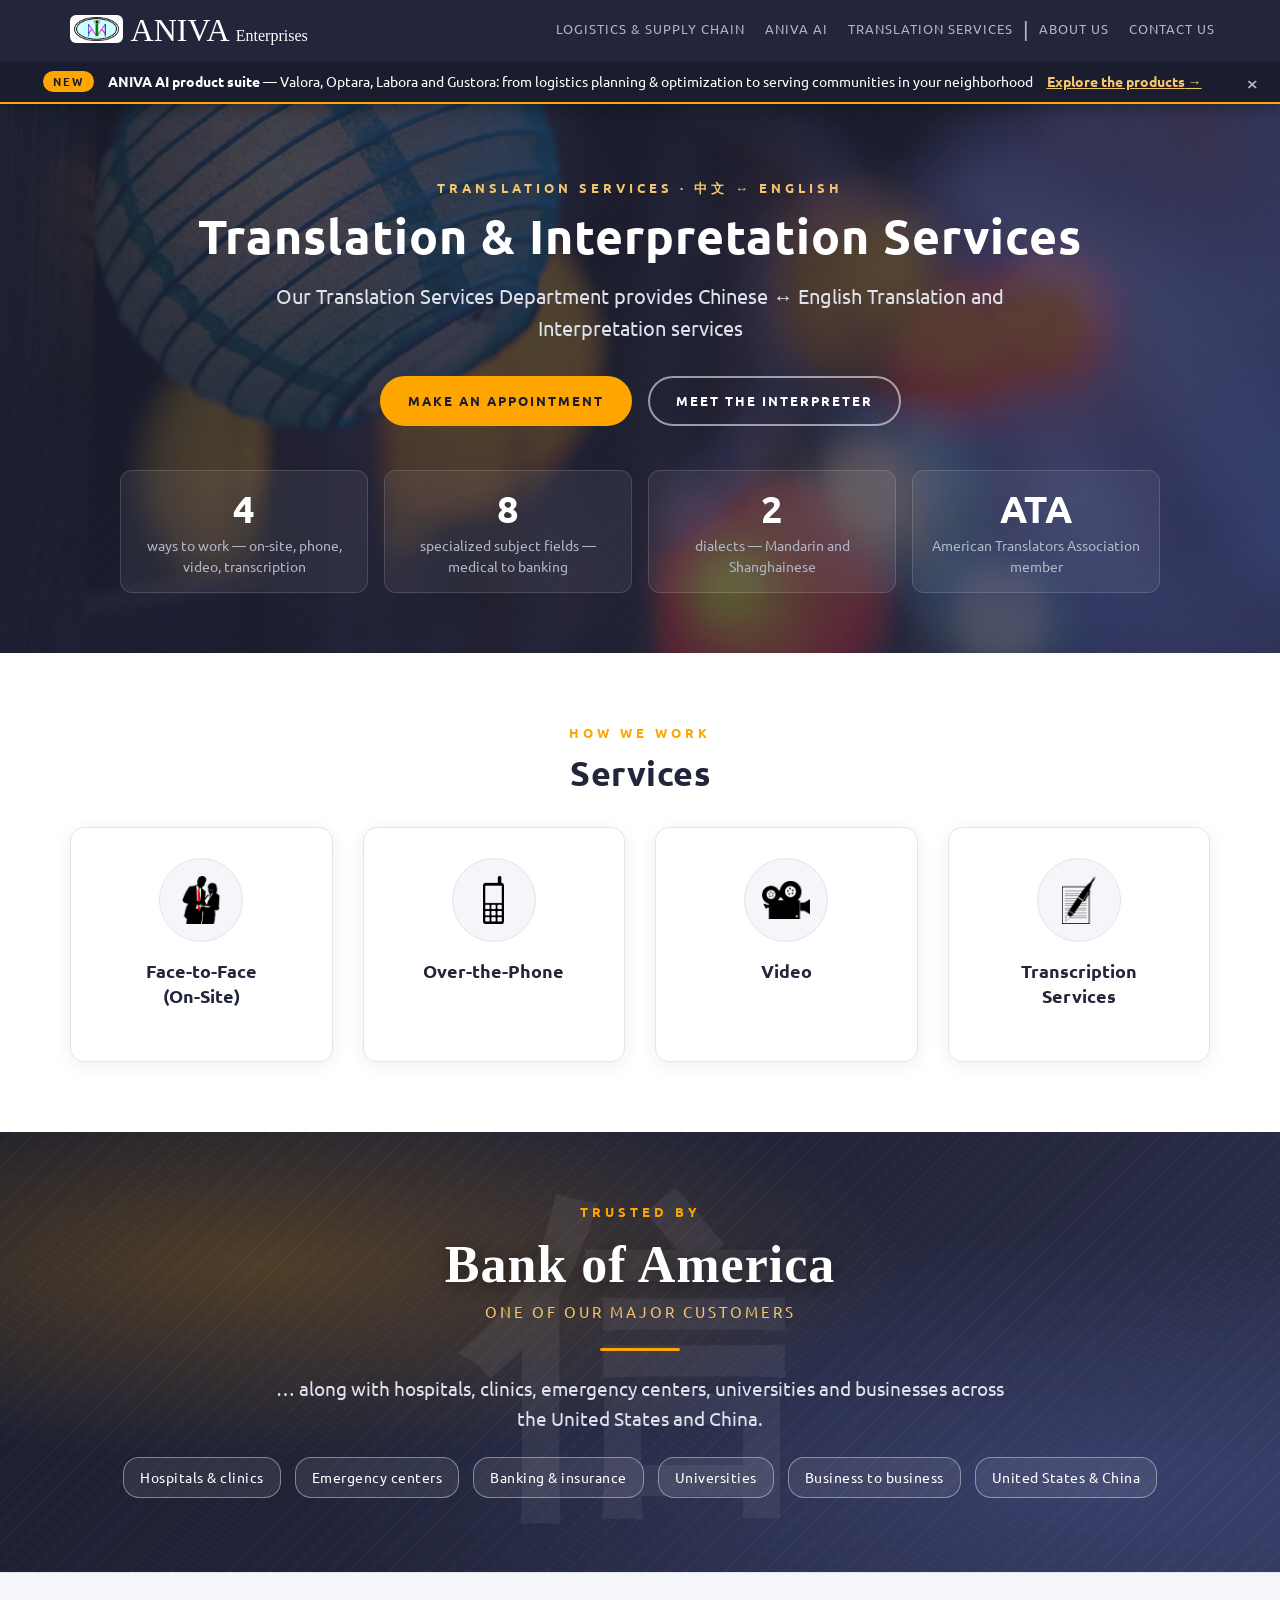
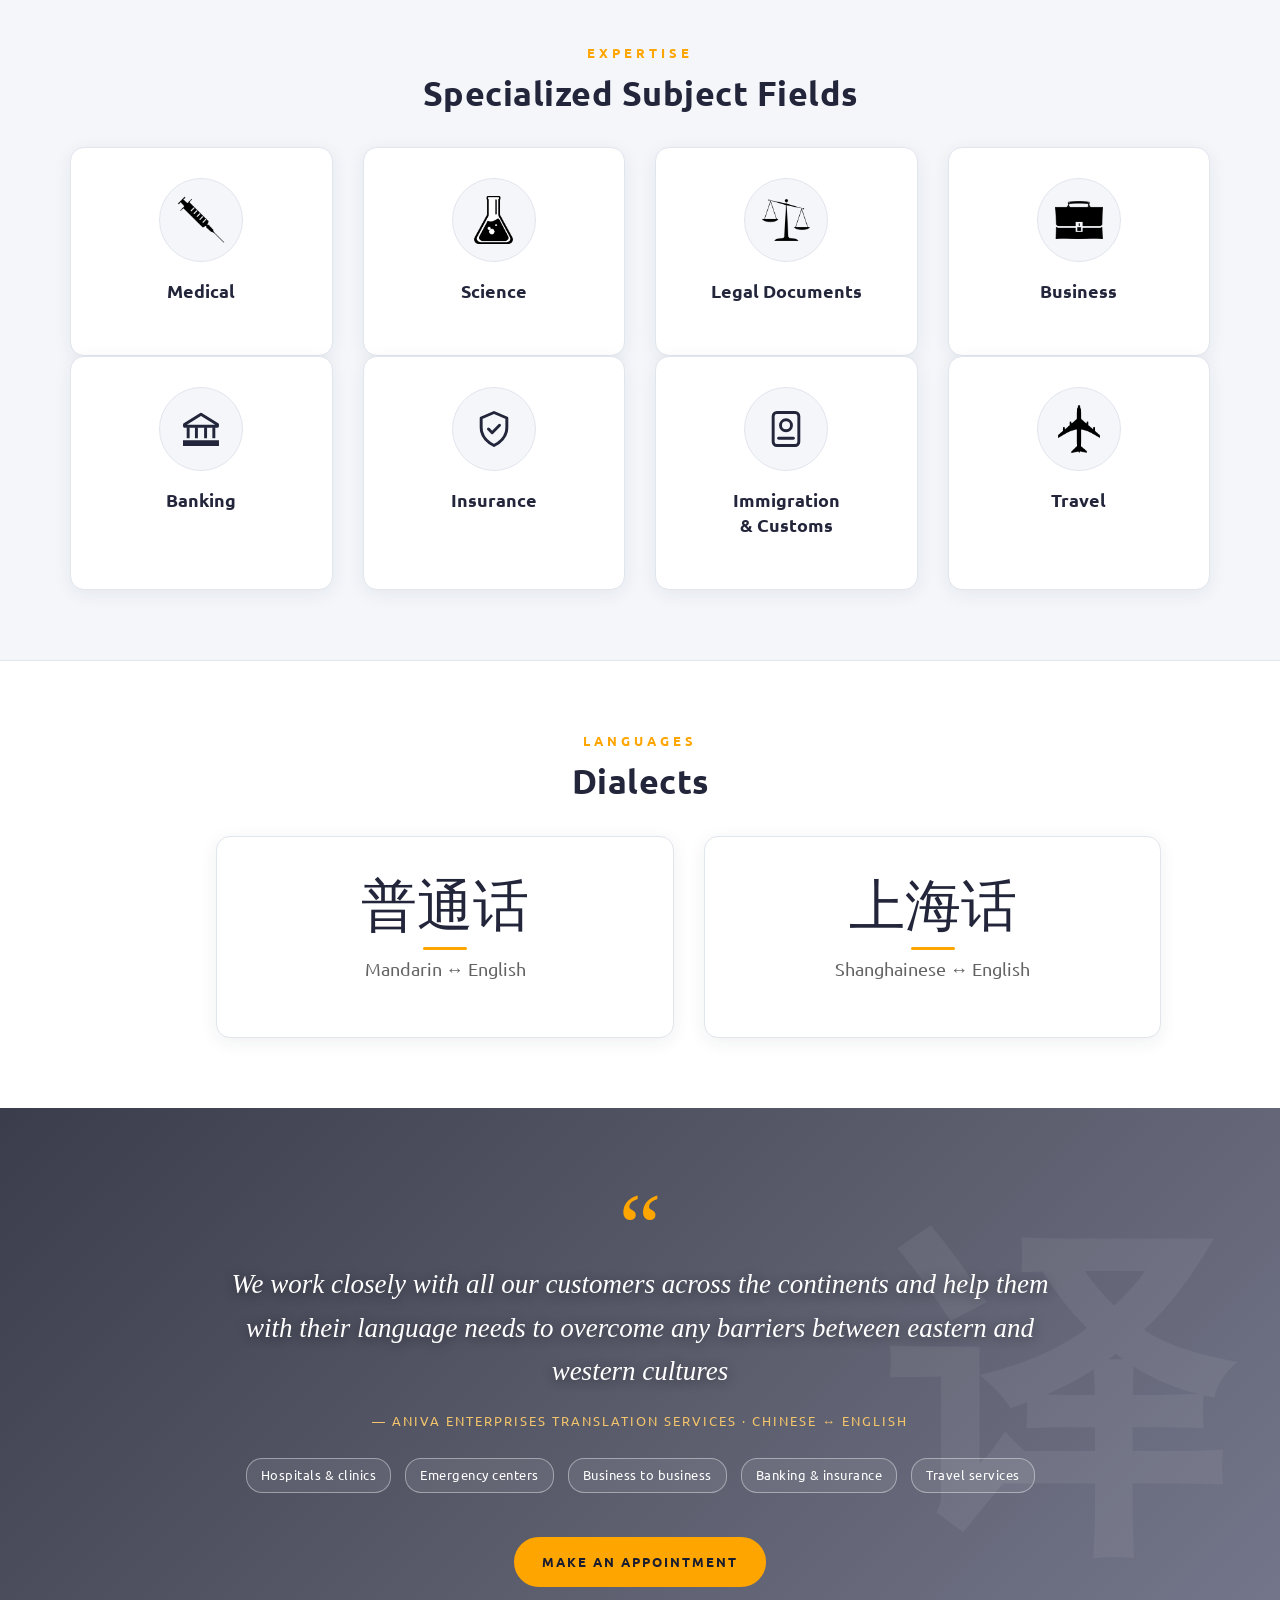
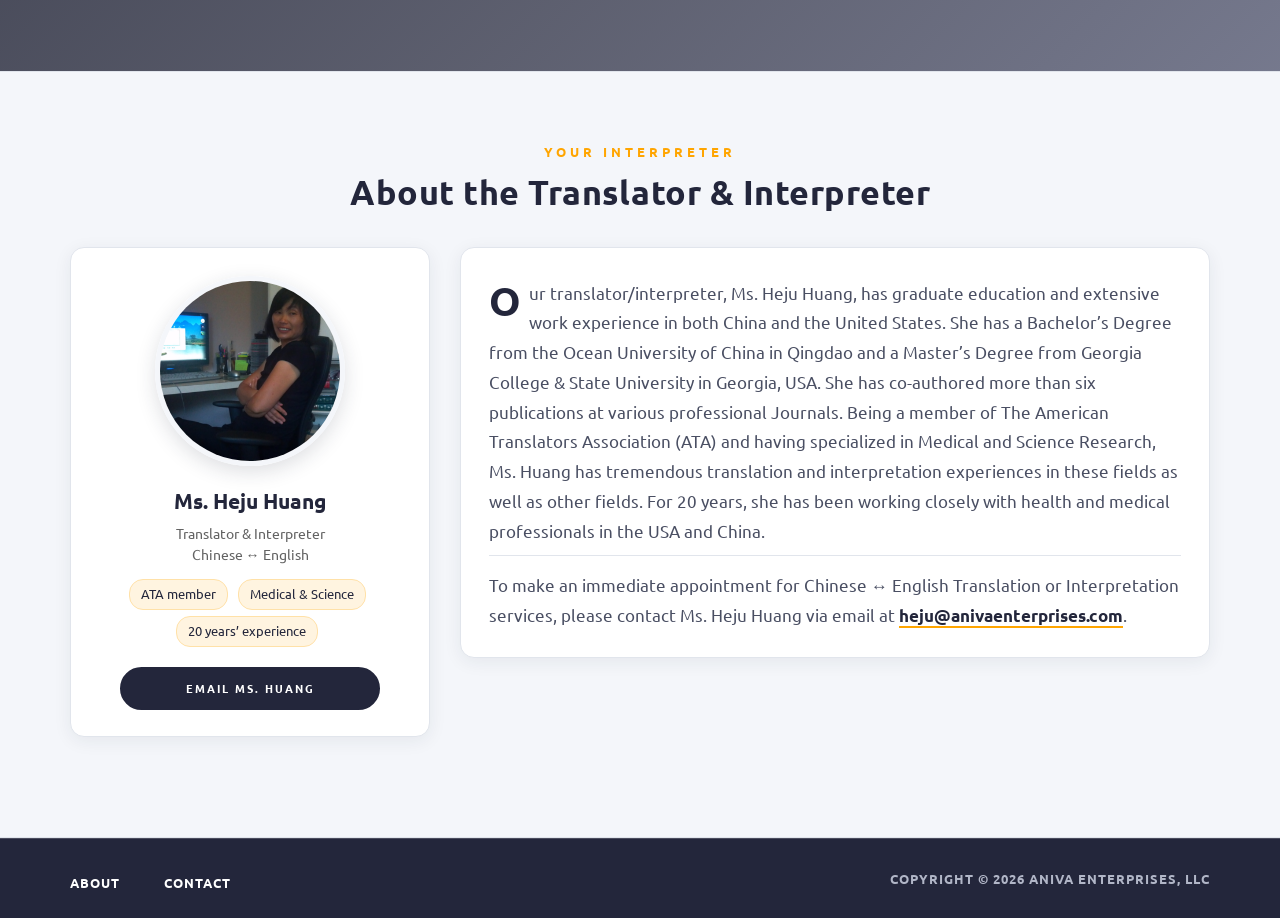
<file: TranslationServices/TranslationServices.html>
<!DOCTYPE html>
<html>
  <head>
    <title>
      Translation Services
    </title>
    <link rel="shortcut icon" href="../browser_icon.ico"/>
    <meta charset="utf-8">
    <meta http-equiv="X-UA-Compatible" content="IE=edge">
    <meta name="viewport" content="width=device-width, initial-scale=1">
    <meta name="description" content="Chinese-English translation and interpretation by ANIVA Enterprises: Mandarin and Shanghainese; on-site, phone, video and transcription; medical, science, legal, business, banking, insurance, immigration & customs and travel.">
    <meta property="og:type" content="website">
    <meta property="og:site_name" content="ANIVA Enterprises, LLC">
    <meta property="og:title" content="Chinese-English Translation & Interpretation | ANIVA Enterprises">
    <meta property="og:description" content="Chinese-English translation and interpretation by ANIVA Enterprises: Mandarin and Shanghainese; on-site, phone, video and transcription; medical, science, legal, business, banking, insurance, immigration & customs and travel.">
    <meta property="og:url" content="https://www.anivaenterprises.com/TranslationServices/TranslationServices.html">
    <meta property="og:image" content="https://www.anivaenterprises.com/og-image.png">
    <meta property="og:image:width" content="1200">
    <meta property="og:image:height" content="630">
    <meta property="og:image:alt" content="ANIVA Enterprises, LLC - Logistics & Supply Chain Consulting; Chinese-English Translation">
    <meta name="twitter:card" content="summary_large_image">
    <meta name="twitter:title" content="Chinese-English Translation & Interpretation | ANIVA Enterprises">
    <meta name="twitter:description" content="Chinese-English translation and interpretation by ANIVA Enterprises: Mandarin and Shanghainese; on-site, phone, video and transcription; medical, science, legal, business, banking, insurance, immigration & customs and travel.">
    <meta name="twitter:image" content="https://www.anivaenterprises.com/og-image.png">
    <link rel="stylesheet" href="https://maxcdn.bootstrapcdn.com/bootstrap/3.3.5/css/bootstrap.min.css">
    <link href='https://fonts.googleapis.com/css?family=Ubuntu:400,500,700,400italic' rel='stylesheet' type='text/css'>
    <link rel="stylesheet" href="../Nav_Bar.css?v=2"/>
    <link rel="stylesheet" href="../Footer.css"/>
    <link rel="stylesheet" href="../Site.css?v=3"/>
    <link rel="stylesheet" href="TranslationServices.css"/>
  </head>

  <body>
    <!--Navigation Bar-->
    <div class="navbar navbar-default navbar-fixed-top" role="navigation">
      <div class="container">
        <div class="navbar-header">
          <button type="button" class="navbar-toggle" data-toggle="collapse" data-target=".navbar-collapse">
            <span class="sr-only">Toggle navigation</span>
            <span class="icon-bar"></span>
            <span class="icon-bar"></span>
            <span class="icon-bar"></span>
          </button>
          <a class="navbar-brand" id="home-button" href="../Home/Home.html"><img class="brand-logo" src="../Home/ANIVA_logo.png" alt="ANIVA logo" width="52" height="28" style="display:inline-block;height:28px;width:auto;vertical-align:middle;position:relative;top:-5px;margin-right:8px;background:#fff;border-radius:6px;padding:2px 4px;">ANIVA <span class="brand-sub">Enterprises</span></a>
        </div>
        <div class="navbar-collapse collapse">
          <ul class="nav navbar-nav navbar-right">
            <li><a href="../LogisticsandSupplyChain/LSC.html">Logistics &amp; Supply Chain</a></li>
            <li><a href="../ANIVA-AI/ANIVA-AI.html">ANIVA AI</a></li>
            <li><a href="TranslationServices.html">Translation Services</a></li>
            <li id="nav_divider" class="hidden-xs">|</li>
            <li><a href="../AboutUs/AboutUs.html">About Us</a></li>
            <li><a href="../ContactUs/ContactUs.html">Contact Us</a></li>
          </ul>
        </div>
      </div>
    </div>

    <!--Valora announcement ribbon (dismissible)-->
    <div class="announce" id="announce" role="region" aria-label="Announcement">
      <span class="announce-pill">New</span>
      <span class="announce-text"><span class="announce-short">Introducing </span><b>ANIVA AI product suite</b><span class="announce-long"> &mdash; Valora, Optara, Labora and Gustora: from logistics planning &amp; optimization to serving communities in your neighborhood</span></span>
      <a class="announce-link" href="../ANIVA-AI/ANIVA-AI.html"><span class="announce-long">Explore the products</span><span class="announce-short">Learn more</span> &rarr;</a>
      <button class="announce-close" type="button" aria-label="Dismiss announcement">&times;</button>
    </div>
    <!--Hero-->
    <section class="hero hero-photo ts-hero">
      <div class="container">
        <p class="eyebrow eyebrow-light">Translation Services &middot; 中文 &harr; English</p>
        <h1>Translation &amp; Interpretation Services</h1>
        <p class="hero-lede">Our Translation Services Department provides Chinese &harr; English Translation and Interpretation services</p>
        <div class="hero-actions">
          <a class="cta cta-solid" href="mailto:heju@anivaenterprises.com">Make an appointment</a>
          <a class="cta cta-ghost" href="#translator">Meet the interpreter</a>
        </div>
        <div class="hero-stats ts-stats">
          <div class="stat">
            <span class="stat-num">4</span>
            <span class="stat-label">ways to work &mdash; on-site, phone, video, transcription</span>
          </div>
          <div class="stat">
            <span class="stat-num">8</span>
            <span class="stat-label">specialized subject fields &mdash; medical to banking</span>
          </div>
          <div class="stat">
            <span class="stat-num">2</span>
            <span class="stat-label">dialects &mdash; Mandarin and Shanghainese</span>
          </div>
          <div class="stat">
            <span class="stat-num">ATA</span>
            <span class="stat-label">American Translators Association member</span>
          </div>
        </div>
      </div>
    </section>

    <!--Services-->
    <section class="section" id="services">
      <div class="container">
        <div class="section-head">
          <p class="eyebrow">How we work</p>
          <h2>Services</h2>
        </div>
        <div class="row card-row">
          <div class="col-xs-6 col-md-3">
            <div class="site-card tile-card">
              <div class="icon-circle"><img src="facetoface.png" alt="Face to Face"/></div>
              <h3>Face-to-Face<br>(On-Site)</h3>
            </div>
          </div>
          <div class="col-xs-6 col-md-3">
            <div class="site-card tile-card">
              <div class="icon-circle"><img src="phone.png" alt="Phone"/></div>
              <h3>Over-the-Phone</h3>
            </div>
          </div>
          <div class="clearfix visible-xs visible-sm"></div>
          <div class="col-xs-6 col-md-3">
            <div class="site-card tile-card">
              <div class="icon-circle"><img src="video.png" alt="Video Camera"/></div>
              <h3>Video</h3>
            </div>
          </div>
          <div class="col-xs-6 col-md-3">
            <div class="site-card tile-card">
              <div class="icon-circle"><img src="transcription.png" alt="Pen and Paper"/></div>
              <h3>Transcription<br>Services</h3>
            </div>
          </div>
        </div>
      </div>
    </section>

    <!--Trusted by-->
    <section class="band-navy ts-trusted" id="trusted">
      <span class="ts-watermark ts-watermark-left" aria-hidden="true">信</span>
      <div class="container">
        <p class="eyebrow">Trusted by</p>
        <h3 class="ts-trusted-name">Bank of America</h3>
        <p class="ts-trusted-sub">one of our major customers</p>
        <div class="ts-trusted-rule"></div>
        <p class="ts-trusted-lede">&hellip; along with hospitals, clinics, emergency centers, universities and businesses across the United States and China.</p>
        <div class="ts-trusted-chips">
          <span class="ts-point">Hospitals &amp; clinics</span>
          <span class="ts-point">Emergency centers</span>
          <span class="ts-point">Banking &amp; insurance</span>
          <span class="ts-point">Universities</span>
          <span class="ts-point">Business to business</span>
          <span class="ts-point">United States &amp; China</span>
        </div>
      </div>
    </section>
    <!--Specialized Subject Fields-->
    <section class="section section-soft" id="subjectfields">
      <div class="container">
        <div class="section-head">
          <p class="eyebrow">Expertise</p>
          <h2>Specialized Subject Fields</h2>
        </div>
        <div class="row card-row fields-row">
          <div class="col-xs-6 col-sm-3">
            <div class="site-card tile-card">
              <div class="icon-circle"><img src="medicine.png" alt="Syringe"/></div>
              <h3>Medical</h3>
            </div>
          </div>
          <div class="col-xs-6 col-sm-3">
            <div class="site-card tile-card">
              <div class="icon-circle"><img src="science.png" alt="Beaker"/></div>
              <h3>Science</h3>
            </div>
          </div>
          <div class="clearfix visible-xs"></div>
          <div class="col-xs-6 col-sm-3">
            <div class="site-card tile-card">
              <div class="icon-circle"><img src="legal.png" alt="Scale"/></div>
              <h3>Legal Documents</h3>
            </div>
          </div>
          <div class="col-xs-6 col-sm-3">
            <div class="site-card tile-card">
              <div class="icon-circle"><img src="business.png" alt="Briefcase"/></div>
              <h3>Business</h3>
            </div>
          </div>
          <div class="clearfix visible-xs visible-sm visible-md visible-lg"></div>
          <div class="col-xs-6 col-sm-3">
            <div class="site-card tile-card">
              <div class="icon-circle ts-svg-icon">
                <svg viewBox="0 0 24 24" width="44" height="44" aria-hidden="true"><path d="M3 9.5 12 4l9 5.5v1H3z" fill="none" stroke="currentColor" stroke-width="1.6" stroke-linejoin="round"/><path d="M5 11v6M9.5 11v6M14.5 11v6M19 11v6M3 19h18v1.5H3z" fill="none" stroke="currentColor" stroke-width="1.6"/></svg>
              </div>
              <h3>Banking</h3>
            </div>
          </div>
          <div class="col-xs-6 col-sm-3">
            <div class="site-card tile-card">
              <div class="icon-circle ts-svg-icon">
                <svg viewBox="0 0 24 24" width="44" height="44" aria-hidden="true"><path d="M12 3 5 6v5c0 4.5 3 8 7 10 4-2 7-5.5 7-10V6z" fill="none" stroke="currentColor" stroke-width="1.6" stroke-linejoin="round"/><path d="m9 12 2 2 4-4" fill="none" stroke="currentColor" stroke-width="1.6" stroke-linecap="round" stroke-linejoin="round"/></svg>
              </div>
              <h3>Insurance</h3>
            </div>
          </div>
          <div class="clearfix visible-xs"></div>
          <div class="col-xs-6 col-sm-3">
            <div class="site-card tile-card">
              <div class="icon-circle ts-svg-icon">
                <svg viewBox="0 0 24 24" width="44" height="44" aria-hidden="true"><rect x="5" y="3" width="14" height="18" rx="2" fill="none" stroke="currentColor" stroke-width="1.6"/><circle cx="12" cy="10" r="3" fill="none" stroke="currentColor" stroke-width="1.6"/><path d="M8 17h8" fill="none" stroke="currentColor" stroke-width="1.6" stroke-linecap="round"/></svg>
              </div>
              <h3>Immigration<br>&amp; Customs</h3>
            </div>
          </div>
          <div class="col-xs-6 col-sm-3">
            <div class="site-card tile-card">
              <div class="icon-circle"><img src="travel.png" alt="Plane"/></div>
              <h3>Travel</h3>
            </div>
          </div>
        </div>
      </div>
    </section>

    <!--Dialects-->
    <section class="section" id="dialects">
      <div class="container">
        <div class="section-head">
          <p class="eyebrow">Languages</p>
          <h2>Dialects</h2>
        </div>
        <div class="row card-row dialect-row">
          <div class="col-sm-6 col-md-5 col-md-offset-1">
            <div class="site-card dialect-card">
              <p class="foreign_char">普通话</p>
              <h3>Mandarin &harr; English</h3>
            </div>
          </div>
          <div class="col-sm-6 col-md-5">
            <div class="site-card dialect-card">
              <p class="foreign_char">上海话</p>
              <h3>Shanghainese &harr; English</h3>
            </div>
          </div>
        </div>
      </div>
    </section>

    <!--Quote band-->
    <section class="ts-quote">
      <span class="ts-watermark" aria-hidden="true">译</span>
      <div class="container">
        <div class="ts-quote-inner">
          <p class="ts-quote-mark">&ldquo;</p>
          <p class="ts-quote-text">We work closely with all our customers across the continents and help them with their language needs to overcome any barriers between eastern and western cultures</p>
          <p class="ts-quote-by">&mdash; ANIVA Enterprises Translation Services &middot; Chinese &harr; English</p>
          <div class="ts-quote-points">
            <span class="ts-point">Hospitals &amp; clinics</span>
            <span class="ts-point">Emergency centers</span>
            <span class="ts-point">Business to business</span>
            <span class="ts-point">Banking &amp; insurance</span>
            <span class="ts-point">Travel services</span>
          </div>
          <a class="cta cta-solid" href="mailto:heju@anivaenterprises.com">Make an appointment</a>
        </div>
      </div>
    </section>

    <!--About Translator-->
    <section class="section section-soft" id="translator">
      <div class="container">
        <div class="section-head">
          <p class="eyebrow">Your interpreter</p>
          <h2>About the Translator &amp; Interpreter</h2>
        </div>
        <div class="row">
          <div class="col-md-4">
            <div class="profile-card">
              <img src="translator.png" alt="Heju Huang"/>
              <p class="profile-name">Ms. Heju Huang</p>
              <p class="profile-role">Translator &amp; Interpreter<br>Chinese &harr; English</p>
              <div class="profile-chips">
                <span class="chip chip-orange">ATA member</span>
                <span class="chip chip-orange">Medical &amp; Science</span>
                <span class="chip chip-orange">20 years&rsquo; experience</span>
              </div>
              <a class="cta cta-navy" href="mailto:heju@anivaenterprises.com">Email Ms. Huang</a>
            </div>
          </div>
          <div class="col-md-8">
            <div class="site-card site-card-static profile-bio">
              <p>
                Our translator/interpreter, Ms. Heju Huang, has graduate education and extensive work experience in both China and the United States.  She has a Bachelor’s Degree from the Ocean University of China in Qingdao and a Master’s Degree from Georgia College &amp; State University in Georgia, USA.  She has co-authored more than six publications at various professional Journals.  Being a member of The American Translators Association (ATA) and having specialized in Medical and Science Research, Ms. Huang has tremendous translation and interpretation experiences in these fields as well as other fields.  For 20 years, she has been working closely with health and medical professionals in the USA and China.
              </p>
              <p class="profile-contact">
                To make an immediate appointment for Chinese &harr; English Translation or Interpretation services, please contact Ms. Heju Huang via email at <a class="text-link" href="mailto:heju@anivaenterprises.com">heju@anivaenterprises.com</a>.
              </p>
            </div>
          </div>
        </div>
      </div>
    </section>

    <!--Footer-->
    <footer class="footer">
      <div class="container">
        <div class="row">
          <div class="col-xs-6">
            <a href="../AboutUs/AboutUs.html">About</a>
            <a href="../ContactUs/ContactUs.html">Contact</a>
          </div>
          <div class="col-xs-6">
            <p>Copyright &copy; 2026 Aniva Enterprises, LLC</p>
          </div>
        </div>
      </div>
    </footer>

    <script src="https://ajax.googleapis.com/ajax/libs/jquery/1.11.3/jquery.min.js"></script>
    <script src="https://maxcdn.bootstrapcdn.com/bootstrap/3.3.5/js/bootstrap.min.js"></script>
    <script src="../Site.js?v=3"></script>

  </body>
</html>
</file>
<file: Nav_Bar.css>
/************************************************/
/*               Navigation Bar                 */
/************************************************/
/*Navigation Bar Space*/
.navbar {
  background-color: #23263B !important;
  height: 61px !important;
  z-index: 9 !important;
  border-width: 0 !important;
}

/*Company Label on Navigation Bar*/
.navbar-brand {
  position: relative !important;
  font-family: Georgia !important;
  color: white !important;
  top: 5px !important;
  font-size: 32px !important;
}

/*Navigation Menu Items*/
.nav a {
  position: relative !important;
  top: 4px !important;
  color: #B1B6C7 !important;
  font-family: 'Ubuntu', Tahoma, sans-serif;
  font-size: 13px !important;
  padding-left: 10px !important;
  padding-right: 10px !important;
  text-transform: uppercase !important;
  text-decoration: none !important;
  letter-spacing: 1px;
  transition: all 0.2s ease 0s;
}

/*Menu Items Mouse-Hovering Configuration*/
.nav a:hover {
  color: #DFE2EB !important;
}

/*Menu Item Divider*/
#nav_divider {
  position: relative !important;
  font-size: 20px !important;
  top: 13px !important;
  color: #B1B6C7 !important;
}

/*Collapsed Menu Configuration*/
.navbar-collapse {
  background-color: #23263B !important;
  border-width: 11px !important;
  border-color: #23263B !important;
}

/*Navbar Minimized Configuration*/
.navbar-toggle {
  position: relative;
  top: 4px;
  transition: all 0.3s ease 0s;
}

/*Navbar Icon Bars*/
.icon-bar {
  background-color: white !important;
}

.navbar-toggle:focus {
  background: none !important;
}

.navbar-toggle:hover {
  background: none !important;
}
/*Logo image beside the brand name*/
.brand-logo {
  display: inline-block !important;
  height: 28px;
  width: auto;
  vertical-align: middle;
  position: relative;
  top: -5px;
  margin-right: 8px;
  background-color: white;
  border-radius: 6px;
  padding: 2px 4px;
}

.brand-sub {
  font-size: 16px !important;
}
</file>
<file: Footer.css>
/************************************************/
/*                    Footer                    */
/************************************************/
.footer {
  position: relative;
  width: 100%;
  min-height: 80px;
  background-color: #23263B;
  font-family: 'Ubuntu', Tahoma, sans-serif;
}

.footer .row {
  margin-top: 30px;
}

.footer a {
  text-align: left;
  font-weight: bold;
  text-transform: uppercase;
  color: white;
  text-decoration: none;
  letter-spacing: 1px;
  font-size: 13px;
  margin-right: 40px;
  transition: all 0.2s ease 0s;
}

.footer a:hover {
  color: orange;
}

.footer p {
  text-align: right;
  font-weight: bold;
  text-transform: uppercase;
  color: #B1B6C7;
  letter-spacing: 1px;
  font-size: 13px;
}
</file>
<file: Site.css>
/************************************************/
/*        ANIVA Enterprises - shared styles      */
/*   Hero bands, section headers, cards, CTAs    */
/************************************************/
/* Palette: navy #23263B (deep #1A1D2E), orange accent,
   grey text #636363, page tint #F4F6FA, border #E1E5EC  */

body {
  font-family: 'Ubuntu', Tahoma, sans-serif;
  font-size: 16px;
  line-height: 1.6;
  color: #636363;
  background-color: white;
}

/*****************Small type pieces**************/
.eyebrow {
  font-size: 13px;
  letter-spacing: 4px;
  text-transform: uppercase;
  color: orange;
  font-weight: bold;
  margin: 0 0 10px 0;
}

.eyebrow-light {
  color: #F5C56B;
}

.section-head {
  text-align: center;
  max-width: 820px;
  margin: 0 auto 36px auto;
}

.section-head h2 {
  font-size: 34px;
  font-weight: bold;
  color: #23263B;
  margin: 0 0 14px 0;
  letter-spacing: 0.5px;
}

.section-lede {
  color: #636363;
  font-size: 19px;
  line-height: 1.65;
  margin: 0;
}

.accent-rule {
  width: 60px;
  height: 3px;
  background-color: orange;
  border-radius: 2px;
  margin: 14px auto 0 auto;
}

/*******************Buttons**********************/
.cta {
  display: inline-block;
  font-size: 13px;
  font-weight: bold;
  letter-spacing: 2px;
  text-transform: uppercase;
  padding: 13px 26px;
  border-radius: 30px;
  text-decoration: none !important;
  transition: all 0.25s ease 0s;
  margin: 6px 6px 0 6px;
}

.cta-solid {
  background-color: orange;
  color: #1A1D2E !important;
  border: 2px solid orange;
}

.cta-solid:hover {
  background-color: white;
  border-color: white;
  transform: translateY(-2px);
  box-shadow: 0 8px 22px rgba(0, 0, 0, 0.25);
}

.cta-ghost {
  background-color: transparent;
  color: white !important;
  border: 2px solid rgba(255, 255, 255, 0.55);
}

.cta-ghost:hover {
  border-color: white;
  background-color: rgba(255, 255, 255, 0.08);
  transform: translateY(-2px);
}

.cta-navy {
  background-color: #23263B;
  color: white !important;
  border: 2px solid #23263B;
}

.cta-navy:hover {
  background-color: white;
  color: #23263B !important;
  transform: translateY(-2px);
  box-shadow: 0 8px 22px rgba(35, 38, 59, 0.18);
}

.text-link {
  color: #23263B;
  font-weight: bold;
  text-decoration: none !important;
  border-bottom: 2px solid orange;
  transition: color 0.2s ease 0s;
}

.text-link:hover {
  color: orange;
}

/*********************Hero***********************/
.hero {
  position: relative;
  padding: 135px 0 60px 0;
  text-align: center;
  color: white;
  background-color: #23263B;
  background-image:
    radial-gradient(ellipse at 15% 20%, rgba(255, 165, 0, 0.18) 0%, rgba(255, 165, 0, 0) 45%),
    radial-gradient(ellipse at 85% 80%, rgba(120, 140, 255, 0.18) 0%, rgba(120, 140, 255, 0) 50%),
    linear-gradient(135deg, #1A1D2E 0%, #23263B 55%, #2E3352 100%);
  overflow: hidden;
}

.hero:before {
  content: "";
  position: absolute;
  inset: 0;
  background-image: repeating-linear-gradient(-45deg, rgba(255, 255, 255, 0.025) 0 2px, transparent 2px 14px);
  pointer-events: none;
}

.hero .container {
  position: relative;
}

.hero h1 {
  font-size: 48px;
  font-weight: bold;
  letter-spacing: 1px;
  color: white;
  margin: 0 0 18px 0;
}

.hero-lede {
  font-size: 20px;
  line-height: 1.6;
  color: #DFE2EB;
  max-width: 760px;
  margin: 0 auto 26px auto;
}

.hero-actions {
  margin-bottom: 44px;
}

.hero-compact {
  padding-bottom: 54px;
}

.hero-compact .hero-actions {
  margin-bottom: 0;
}

/* Photo hero: page supplies the image via an inline style or page CSS */
.hero-photo {
  background-size: cover;
  background-position: center;
}

.hero-photo:after {
  content: "";
  position: absolute;
  inset: 0;
  background: linear-gradient(135deg, rgba(26, 29, 46, 0.88) 0%, rgba(35, 38, 59, 0.78) 55%, rgba(46, 51, 82, 0.72) 100%);
  pointer-events: none;
}

.hero-photo .container {
  z-index: 1;
}

.hero-stats {
  display: flex;
  flex-wrap: wrap;
  justify-content: center;
  gap: 16px;
  max-width: 1040px;
  margin: 0 auto;
}

.stat {
  flex: 1 1 200px;
  max-width: 250px;
  background-color: rgba(255, 255, 255, 0.06);
  border: 1px solid rgba(255, 255, 255, 0.14);
  border-radius: 12px;
  padding: 18px 16px 16px 16px;
  text-align: center;
  backdrop-filter: blur(2px);
}

.stat-num {
  display: block;
  font-size: 38px;
  font-weight: bold;
  color: white;
  line-height: 1;
  margin-bottom: 8px;
  letter-spacing: 0.5px;
}

.stat-num sup {
  font-size: 18px;
  color: orange;
  top: -0.7em;
}

.stat-label {
  display: block;
  font-size: 14px;
  line-height: 1.45;
  color: #B1B6C7;
}

/*******************Sections*********************/
.section {
  padding: 70px 0;
}

.section-soft {
  background-color: #F4F6FA;
  border-top: 1px solid #E1E5EC;
  border-bottom: 1px solid #E1E5EC;
}

.band-navy {
  position: relative;
  color: #DFE2EB;
  background-color: #23263B;
  background-image:
    radial-gradient(ellipse at 85% 15%, rgba(255, 165, 0, 0.16) 0%, rgba(255, 165, 0, 0) 45%),
    linear-gradient(135deg, #1A1D2E 0%, #23263B 55%, #2E3352 100%);
  overflow: hidden;
}

/*********************Cards**********************/
.site-card {
  position: relative;
  background-color: white;
  border: 1px #E1E5EC solid;
  border-radius: 14px;
  box-shadow: 0 4px 18px rgba(35, 38, 59, 0.07);
  padding: 30px 28px 26px 28px;
  margin-bottom: 30px;
  height: 100%;
  transition: all 0.25s ease 0s;
}

.site-card:hover {
  transform: translateY(-3px);
  box-shadow: 0 12px 30px rgba(35, 38, 59, 0.12);
  border-color: #B1B6C7;
}

.site-card-static:hover {
  transform: none;
  box-shadow: 0 4px 18px rgba(35, 38, 59, 0.07);
  border-color: #E1E5EC;
}

.site-card h3, .site-card h4 {
  color: #23263B;
  font-weight: bold;
  margin-top: 0;
}

.site-card p, .site-card li {
  font-size: 16px;
  line-height: 1.65;
  color: #636363;
}

.site-card ul {
  padding-left: 18px;
  list-style: square;
  margin-bottom: 0;
}

.site-card ol {
  padding-left: 20px;
  margin-bottom: 0;
}

.site-card li {
  margin-bottom: 5px;
}

.card-topline {
  border-top: 5px solid #23263B;
}

.card-topline-orange {
  border-top: 5px solid orange;
}

.icon-circle {
  width: 84px;
  height: 84px;
  border-radius: 50%;
  background-color: #F4F6FA;
  border: 1px solid #E1E5EC;
  margin: 0 auto 18px auto;
  display: flex;
  align-items: center;
  justify-content: center;
}

.icon-circle img {
  max-width: 48px;
  max-height: 48px;
  width: auto;
  height: auto;
}

/* Small uppercase panel heading with orange underline */
.mini-head {
  color: black;
  font-size: 16px;
  font-weight: bold;
  text-transform: uppercase;
  letter-spacing: 2px;
  margin-top: 20px;
  padding-bottom: 8px;
  border-bottom: 2px solid orange;
}

/* Equal-height card rows on medium screens and up */
@media (min-width: 992px) {
  .card-row {
    display: flex;
    flex-wrap: wrap;
  }
  .card-row > [class*="col-"] {
    display: flex;
    float: none;
  }
  .card-row .site-card {
    flex: 1 1 auto;
    width: 100%;
  }
}

/*********************Chips**********************/
.chip {
  display: inline-block;
  font-size: 13px;
  color: #23263B;
  background-color: #EEF1F7;
  border-radius: 14px;
  padding: 4px 11px;
  margin: 0 6px 6px 0;
}

.chip-orange {
  background-color: #FFF4E0;
  border: 1px solid #FFE1A8;
}

/*******************Footer***********************/
.footer {
  margin-top: 0;
  border-top: 1px solid rgba(255, 255, 255, 0.18);
}

/******************Responsive********************/
@media (max-width: 767px) {
  .hero {
    padding-top: 105px;
  }
  .hero h1 {
    font-size: 32px;
  }
  .hero-lede {
    font-size: 17px;
  }
  .section-head h2 {
    font-size: 26px;
  }
  .section {
    padding: 50px 0;
  }
  .stat {
    flex: 1 1 42%;
    max-width: none;
    padding: 14px 10px 12px 10px;
  }
  .stat-num {
    font-size: 28px;
  }
}

/**************Reveal-on-scroll (Site.js)********/
.js-reveal .reveal {
  opacity: 0;
  transform: translateY(18px);
  transition: opacity 0.6s ease, transform 0.6s ease;
}

.js-reveal .reveal.in {
  opacity: 1;
  transform: none;
}

@media (prefers-reduced-motion: reduce) {
  .js-reveal .reveal {
    opacity: 1;
    transform: none;
    transition: none;
  }
}
/**************Valora announcement ribbon*********/
.announce {
  display: none;
  position: fixed;
  top: 61px;
  left: 0;
  right: 0;
  z-index: 8;
  align-items: center;
  justify-content: center;
  flex-wrap: wrap;
  gap: 6px 14px;
  padding: 10px 52px 10px 16px;
  background-color: #1A1D2E;
  border-bottom: 2px solid orange;
  color: #FFFFFF;
  font-family: 'Ubuntu', Tahoma, sans-serif;
  font-size: 14px;
  line-height: 1.4;
  text-align: center;
  box-shadow: 0 4px 14px rgba(0, 0, 0, 0.25);
}
.ribbon-on .announce { display: flex; }
.announce-pill {
  display: inline-block;
  font-size: 11px;
  font-weight: bold;
  letter-spacing: 2px;
  text-transform: uppercase;
  background-color: orange;
  color: #1A1D2E;
  border-radius: 12px;
  padding: 3px 10px;
}
.announce-text b { color: #FFFFFF; }
.announce-short { display: none; }
.announce-link {
  color: #F5C56B !important;
  font-weight: bold;
  text-decoration: underline !important;
  white-space: nowrap;
}
.announce-link:hover { color: orange !important; }
.announce-close {
  position: absolute;
  right: 14px;
  top: 50%;
  transform: translateY(-50%);
  background: none;
  border: none;
  color: #B1B6C7;
  font-size: 22px;
  line-height: 1;
  padding: 4px 8px;
  cursor: pointer;
}
.announce-close:hover { color: #FFFFFF; }
.announce-close:focus { outline: none; }

/* make room for the ribbon under the fixed navbar (height measured by Site.js) */
.ribbon-on .hero { padding-top: calc(135px + var(--ribbon-h, 44px)); }
.ribbon-on .home-hero { padding-top: calc(120px + var(--ribbon-h, 44px)); }
.ribbon-on .section-nav { top: calc(61px + var(--ribbon-h, 44px)); }
@media (max-width: 991px) {
  .announce { font-size: 13px; padding: 9px 46px 9px 14px; }
}
@media (max-width: 767px) {
  .announce { font-size: 13px; line-height: 1.35; gap: 4px 10px; padding: 8px 40px 8px 12px; }
  .announce-long { display: none; }
  .announce-short { display: inline; }
  .announce-pill { display: none; }
  .ribbon-on .hero { padding-top: calc(105px + var(--ribbon-h, 60px)); }
  .ribbon-on .home-hero { padding-top: calc(100px + var(--ribbon-h, 60px)); }
}

/* Valora hero button */
.cta-valora { border-color: orange; color: #F5C56B !important; }
.cta-valora:hover { border-color: orange; background-color: rgba(255, 165, 0, 0.15); }
</file>
<file: AboutUs/AboutUs.css>
/************************************************/
/*                   About Us                   */
/*   Page-specific styles; shared design in      */
/*   ../Site.css                                */
/************************************************/

/*****************Business Segments**************/
.segment-card {
  text-align: center;
  padding-top: 34px;
}

.segment-card h3 {
  font-size: 24px;
  margin-bottom: 14px;
}

.segment-card .segment-lede {
  font-size: 17px;
  color: #23263B;
  line-height: 1.6;
  margin-bottom: 18px;
}

.segment-card ul {
  text-align: left;
  font-size: 15px;
  padding-left: 22px;
}

.segment-card ul li {
  margin-bottom: 8px;
}

.segment-highlight {
  margin-top: 26px;
  font-size: 16px;
  color: #23263B;
  background-color: #FFF4E0;
  border: 1px solid #FFE1A8;
  border-radius: 10px;
  padding: 14px 16px;
}

.segment-link {
  margin-top: 22px;
  margin-bottom: 0;
  font-size: 15px;
}

/* Tighter first screen: hero + both full segment cards on a laptop */
.hero-compact { padding-top: 74px; padding-bottom: 10px; }
.ribbon-on .hero-compact { padding-top: calc(60px + var(--ribbon-h, 44px)); }
.hero-compact h1 { margin-bottom: 8px; }
.hero-compact .hero-lede { margin-bottom: 10px; }
#segments { padding: 10px 0 30px 0; }
#segments .section-head { margin-bottom: 6px; }
.segment-card { padding-top: 14px; padding-bottom: 20px; }
.segment-card h3 { margin-bottom: 8px; }
.segment-card .icon-circle { width: 46px; height: 46px; margin-bottom: 6px; }
.segment-card .icon-circle img { max-width: 26px; max-height: 26px; }
.segment-card .segment-lede { margin-bottom: 6px; line-height: 1.5; }
.segment-highlight { margin-top: 8px; padding: 11px 16px; }
.segment-link { margin-top: 10px; }

/* Equal-height segment cards with the highlight boxes and links aligned */
@media (min-width: 992px) {
  /* First screen = hero + the two cards, edge to edge: the hero band
     absorbs any extra viewport height so no white gap sits under the
     cards, and Leadership starts below the fold */
  .hero-compact {
    min-height: calc(100vh - 520px);
    display: flex;
    align-items: center;
    justify-content: center;
  }
  .card-row {
    display: flex;
    flex-wrap: wrap;
  }
  .card-row > [class*="col-"] {
    float: none;
  }
  .card-row .site-card {
    height: 100%;
  }
  .segment-card {
    display: flex;
    flex-direction: column;
  }
  .segment-card .segment-lede {
    flex: 1 0 auto;
  }
  .segment-card .segment-link {
    margin-top: auto;
    padding-top: 12px;
  }
}

/*****************Founder profile****************/
.founder-intro {
  margin-bottom: 10px;
}

.founder-photo-card {
  background-color: white;
  border: 1px #E1E5EC solid;
  border-radius: 14px;
  box-shadow: 0 4px 18px rgba(35, 38, 59, 0.07);
  padding: 28px 22px 26px 22px;
  text-align: center;
  margin-bottom: 30px;
}

.founder-photo-card img {
  display: block;
  width: 190px;
  height: 190px;
  object-fit: cover;
  object-position: center top;
  border-radius: 50%;
  margin: 0 auto 18px auto;
  border: 5px solid #F4F6FA;
  box-shadow: 0 6px 20px rgba(35, 38, 59, 0.15);
}

.founder-name {
  font-size: 21px;
  font-weight: bold;
  color: #23263B;
  margin: 0 0 6px 0;
}

.founder-role {
  font-size: 14px;
  line-height: 1.5;
  color: #636363;
  margin-bottom: 14px;
}

.founder-quick {
  margin-bottom: 14px;
}

.founder-photo-card .cta {
  display: block;
  margin: 8px auto 0 auto;
  max-width: 260px;
  padding: 11px 18px;
  font-size: 11px;
}

.founder-bio p {
  font-size: 17px;
  line-height: 1.75;
  color: #4A4F63;
}

.founder-bio p:first-child:first-letter {
  font-size: 40px;
  font-weight: bold;
  color: #23263B;
  float: left;
  line-height: 0.85;
  padding-right: 8px;
  padding-top: 5px;
}

.founder-bio p:last-child {
  margin-bottom: 0;
}

.founder-details .site-card {
  padding-top: 18px;
}

.founder-details .mini-head {
  margin-top: 8px;
  margin-bottom: 12px;
}

.founder-details ul li {
  font-size: 15px;
  line-height: 1.55;
  margin-bottom: 6px;
}

.clients-card {
  padding-top: 18px;
  margin-bottom: 0;
}

.clients-card .mini-head {
  margin-top: 8px;
}

.founder-clients {
  font-size: 15px;
  font-style: italic;
  line-height: 1.8;
  margin: 8px 0 0 0;
}

/*******************Contact band*****************/
.about-cta {
  padding: 90px 0 80px 0;
  text-align: center;
}

.about-cta .eyebrow {
  margin-bottom: 14px;
}

.about-cta h3 {
  color: white;
  font-size: 26px;
  font-weight: bold;
  line-height: 1.4;
  max-width: 760px;
  margin: 0 auto 26px auto;
}

.about-cta p {
  margin: 0;
}

@media (max-width: 991px) {
  .founder-photo-card {
    max-width: 420px;
    margin-left: auto;
    margin-right: auto;
  }
}
</file>
<file: LogisticsandSupplyChain/LSC.css>
/************************************************/
/*           Logistics & Supply Chain           */
/************************************************/
/* Palette: navy #23263B (deep #1A1D2E), orange accent #F5A623 / orange,
   grey text #636363, page tint #F4F6FA, border #E1E5EC              */

html {
  scroll-padding-top: 130px;
}

body {
  font-family: 'Ubuntu', Tahoma, sans-serif;
  color: #636363;
  background-color: white;
}

/*****************Section Navigator**************/
.section-nav {
  position: -webkit-sticky;
  position: sticky;
  top: 61px;
  z-index: 8;
  background-color: #FFFFFF;
  border-bottom: 1px solid #E1E5EC;
  box-shadow: 0 2px 10px rgba(35, 38, 59, 0.06);
}

.section-nav ul {
  list-style: none;
  margin: 0;
  padding: 0;
  display: flex;
  justify-content: center;
  overflow-x: auto;
  white-space: nowrap;
  -webkit-overflow-scrolling: touch;
}

.section-nav ul::-webkit-scrollbar {
  display: none;
}

.section-nav ul {
  scrollbar-width: none;
  -ms-overflow-style: none;
}

.section-nav li {
  flex: 0 0 auto;
}

@media (max-width: 1199px) {
  .section-nav a {
    padding: 15px 9px 13px 9px;
    letter-spacing: 1px;
  }
}

.section-nav a {
  display: block;
  padding: 15px 16px 13px 16px;
  font-size: 12px;
  font-weight: bold;
  letter-spacing: 1.5px;
  text-transform: uppercase;
  color: #636363;
  text-decoration: none !important;
  border-bottom: 3px solid transparent;
  transition: all 0.2s ease 0s;
}

.section-nav a:hover {
  color: #23263B;
}

.section-nav a.active {
  color: #23263B;
  border-bottom-color: orange;
}

/**********Focus / Approach / Value Prop*********/
.pillars {
  padding: 70px 0 12px 0;
}

.pillar-row {
  margin-top: 10px;
}

.pillar-card {
  position: relative;
  background-color: white;
  border: 1px #E1E5EC solid;
  border-radius: 14px;
  box-shadow: 0 4px 18px rgba(35, 38, 59, 0.07);
  padding: 32px 28px 26px 28px;
  margin-bottom: 30px;
  transition: all 0.25s ease 0s;
}

.pillar-card:hover {
  transform: translateY(-3px);
  box-shadow: 0 12px 30px rgba(35, 38, 59, 0.12);
  border-color: #B1B6C7;
}

.pillar-icon {
  width: 84px;
  height: 84px;
  border-radius: 50%;
  background-color: #F4F6FA;
  border: 1px solid #E1E5EC;
  margin: 0 auto 18px auto;
  display: flex;
  align-items: center;
  justify-content: center;
}

.pillar-icon img {
  width: 46px;
  height: auto;
}

.pillar-card h3 {
  text-align: center;
  font-size: 22px;
  font-weight: bold;
  color: #23263B;
  margin: 0 0 6px 0;
  padding-bottom: 14px;
  position: relative;
}

.pillar-card h3:after {
  content: "";
  position: absolute;
  left: 50%;
  bottom: 0;
  width: 44px;
  height: 3px;
  margin-left: -22px;
  background-color: orange;
  border-radius: 2px;
}

.pillar-card p, .pillar-card li {
  font-size: 16px;
  line-height: 1.65;
  color: #636363;
}

.pillar-card p {
  margin-top: 14px;
}

.pillar-card ol {
  padding-left: 20px;
  list-style-type: lower-alpha;
  margin-bottom: 0;
}

.pillar-card ul {
  padding-left: 18px;
  list-style-type: square;
  margin-bottom: 0;
}

.pillar-card li {
  margin-bottom: 4px;
}

@media (min-width: 992px) {
  /* Equal-height pillar cards: columns stretch to the tallest */
  .pillar-row {
    display: flex;
    flex-wrap: wrap;
  }
  .pillar-row > [class*="col-"] {
    float: none;
  }
  .pillar-row .pillar-card {
    height: 100%;
  }
}

/*******************Process**********************/
.process {
  padding: 40px 0 70px 0;
  background-color: #F4F6FA;
  border-top: 1px solid #E1E5EC;
  border-bottom: 1px solid #E1E5EC;
}

.phase-strip {
  display: flex;
  flex-wrap: wrap;
  align-items: stretch;
  justify-content: center;
  gap: 10px;
  max-width: 1100px;
  margin: 10px auto 0 auto;
}

.phase {
  flex: 1 1 200px;
  max-width: 250px;
  display: flex;
  align-items: flex-start;
  gap: 12px;
  background-color: white;
  border: 1px solid #E1E5EC;
  border-radius: 12px;
  padding: 16px 16px 14px 16px;
  box-shadow: 0 2px 10px rgba(35, 38, 59, 0.05);
}

.phase-num {
  flex: 0 0 auto;
  width: 40px;
  height: 40px;
  border-radius: 50%;
  background-color: #23263B;
  color: orange;
  font-weight: bold;
  font-size: 15px;
  display: flex;
  align-items: center;
  justify-content: center;
  letter-spacing: 0.5px;
}

.phase-text b {
  display: block;
  color: #23263B;
  font-size: 15px;
  line-height: 1.3;
  margin-bottom: 4px;
}

.phase-text small {
  display: block;
  font-size: 13px;
  line-height: 1.45;
  color: #636363;
}

.phase-arrow {
  flex: 0 0 auto;
  align-self: center;
  font-size: 30px;
  color: #B1B6C7;
  line-height: 1;
}

.phase-note {
  text-align: center;
  font-size: 13px;
  letter-spacing: 1px;
  text-transform: uppercase;
  color: #9AA0B3;
  margin: 16px 0 34px 0;
}

.chart-frame {
  display: block;
  max-width: 960px;
  margin: 0 auto;
  background-color: white;
  border: 1px solid #E1E5EC;
  border-radius: 14px;
  box-shadow: 0 8px 28px rgba(35, 38, 59, 0.10);
  padding: 22px 22px 14px 22px;
  text-decoration: none !important;
  transition: all 0.25s ease 0s;
}

.chart-frame:hover {
  box-shadow: 0 14px 36px rgba(35, 38, 59, 0.16);
  border-color: #B1B6C7;
}

.chart-caption {
  display: block;
  text-align: center;
  font-size: 13px;
  letter-spacing: 1px;
  text-transform: uppercase;
  color: #9AA0B3;
  margin-top: 12px;
}

.chart-frame:hover .chart-caption {
  color: orange;
}

.jumbotron {
  position: relative !important;
  margin: 0 auto;
  background-image: url(approach-diagram.png);
  background-repeat: no-repeat;
  background-size: contain;
  background-color: white;
  max-width: 883px;
  width: 100%;
  padding: 0;
  border-radius: 0;
}

.jumbotron .container {
  position: relative;
  margin: auto !important;
  text-align: center;
}

/*****************Contact Strip******************/
.cta-strip {
  padding: 34px 0;
  background-color: white;
}

.description-text {
  position: relative;
  text-align: center;
  color: #636363;
  font-family: 'Ubuntu', Tahoma, sans-serif;
  font-size: 21px;
  line-height: 1.5;
  margin: auto;
  width: 75%;
  max-width: 950px;
}

.description-text a {
  text-decoration: none;
  color: #006699;
  font-weight: bold;
  border-bottom: 2px solid orange;
}

.description-text a:hover {
  color: orange;
}

.contact-lead {
  font-size: 18px;
  margin: 0 auto;
}

/********Tactical/Strategic Descriptions*********/
.details {
  position: relative;
  background-color: #F4F6FA;
  border-top: 1px #E1E5EC solid;
  font-family: 'Ubuntu', Tahoma, sans-serif;
  padding-bottom: 0;
}

.tacstr {
  position: relative;
  font-family: 'Ubuntu', Tahoma, sans-serif;
  margin: auto;
  padding-top: 70px;
}

.tab-card {
  position: relative;
  background-color: white;
  border: 1px #E1E5EC solid;
  border-radius: 14px;
  box-shadow: 0 4px 18px rgba(35, 38, 59, 0.07);
  padding: 30px 22px 18px 22px;
  margin-top: 25px;
  text-align: center;
  min-height: 380px;
  overflow: hidden;
  transition: all 0.25s ease 0s;
}

.tab-card:before {
  content: "";
  position: absolute;
  top: 0;
  left: 0;
  right: 0;
  height: 5px;
  background: linear-gradient(90deg, #23263B, #4A4F73);
}


.tab-card:hover {
  transform: translateY(-3px);
  box-shadow: 0 12px 30px rgba(35, 38, 59, 0.12);
}

.tab-icon {
  width: 54px;
  height: 54px;
  border-radius: 50%;
  margin: 0 auto 12px auto;
  background-color: #F4F6FA;
  color: #23263B;
  display: flex;
  align-items: center;
  justify-content: center;
}


.tacstr h2 {
  display: flex;
  align-items: flex-end;
  justify-content: center;
  min-height: 62px;
  font-size: 24px;
  line-height: 1.2;
  color: black;
  font-weight: bold;
  margin-top: 0;
  margin-bottom: 8px;
}

.tacstr h2.tab-title-long {
  font-size: 20px;
  line-height: 1.3;
}

.tacstr h3 {
  margin-top: 0;
  font-size: 15px;
  color: #636363;
  font-style: italic;
}

.tacstr button {
  position: relative;
  font-size: 12px;
  color: white;
  background-color: #23263B;
  border: 2px #23263B solid;
  border-radius: 20px;
  padding: 7px 22px;
  letter-spacing: 2px;
  font-weight: bold;
  transition: all 0.25s ease 0s;
}


.tacstr button:hover {
  background-color: white !important;
  color: #23263B;
}

.tacstr button:focus {
  outline: none !important;
  box-shadow: none !important;
}

.line {
  margin: auto;
  background-color: orange;
  position: relative;
  height: 2px;
  margin-top: 18px;
  margin-bottom: 15px;
  width: 60px;
}

.tacstr ul {
  font-size: 15px;
  line-height: 1.5;
  color: #636363;
  list-style: square;
  text-align: left;
  padding-left: 22px;
  margin-bottom: 0;
}

.tacstr ul li {
  margin-bottom: 5px;
}

.strategic, .tactical, .engagements {
  position: relative;
  background-color: white;
  border: 1px #E1E5EC solid;
  border-radius: 14px;
  box-shadow: 0 6px 22px rgba(35, 38, 59, 0.07);
  overflow: hidden;
  width: 93%;
  max-width: 1200px;
  margin: 60px auto 0 auto;
  padding-bottom: 50px;
}

.strategic .container, .tactical .container, .engagements .container {
  width: 100%;
}

.strategic ul, .tactical ul {
  font-size: 16px;
  font-family: 'Ubuntu', Tahoma, sans-serif;
  color: #636363;
  padding-left: 10%;
  list-style: square;
  text-align: left;
}

.strategic .col-md-8, .tactical .col-md-8 {
  background-color: #F7F8FB;
}

.strategic ol, .tactical ol {
  font-size: 20px;
  font-family: 'Ubuntu', Tahoma, sans-serif;
  color: black;
  text-align: left;
  margin: auto;
  padding-top: 15px;
  padding-bottom: 15px;
}

.strategic ol ul, .tactical ol ul {
  font-size: 16px;
  font-family: 'Ubuntu', Tahoma, sans-serif;
  color: #636363;
  list-style: square;
  text-align: left;
  margin-top: 5px;
  padding-left: 5%;
  display: none;
}

.strategic ul li ul, .tactical ul li ul {
  list-style: circle;
  display: block;
  padding-left: 7%;
}

.strategic img, .tactical img {
  display: block;
  margin: auto;
  width: 45px;
  margin-bottom: 15px;
  margin-top: 60px;
}

.tactical h6 {
  margin-bottom: 0;
  text-align: center;
  font-size: 25px;
  color: black;
}

.sample-row {
  margin-top: 60px;
}

.costs-note {
  margin-top: 30px;
  font-size: 18px;
  margin-bottom: 20px;
}

.line3 {
  background-color: #E1E5EC;
  position: relative;
  height: 1px;
  margin: 50px auto 0 auto;
  width: 90%;
  max-width: 1074px;
}

.titlerow {
  background-color: #23263B;
  background-image: linear-gradient(135deg, #1A1D2E 0%, #23263B 60%, #2E3352 100%);
  padding-top: 40px;
  padding-bottom: 40px;
}

.title {
  text-align: center;
  font-size: 28px;
  font-family: 'Ubuntu', Tahoma, sans-serif;
  color: white;
  text-transform: uppercase;
  letter-spacing: 2px;
  font-weight: bold;
  margin: 0;
}

.subtitle {
  text-align: center;
  font-size: 21px;
  font-family: 'Ubuntu', Tahoma, sans-serif;
  color: #23263B;
  margin-top: 55px;
  margin-bottom: 8px;
  letter-spacing: 3px;
  text-transform: uppercase;
  font-weight: bold;
}

.line2 {
  margin: auto;
  background-color: orange;
  position: relative;
  height: 2px;
  margin-top: 20px;
  margin-bottom: 20px;
  width: 80px;
}

.sample {
  text-align: center;
  font-size: 21px;
  font-family: 'Ubuntu', Tahoma, sans-serif;
  color: black;
}

.caret {
  cursor: pointer;
  color: gray;
  border-width: 6px 6px 0 6px;
}

.caret-up {
  cursor: pointer;
  border-left: 6px solid rgba(0, 0, 0, 0);
  border-right: 6px solid rgba(0, 0, 0, 0);
  border-bottom: 6px solid;
  color: gray;
  display: inline-block;
  margin-left: 2px;
  vertical-align: middle;
}

.caret:hover, .caret-up:hover {
  color: orange;
}

#costs {
  background-color: #F7F8FB;
  border-top: 1px #E1E5EC solid;
  border-bottom: 1px #E1E5EC solid;
  padding-bottom: 20px;
  padding-top: 20px;
}

#costs p {
  text-align: center;
  font-size: 22px;
}

.expandall, .collapseall {
  font-size: 12px;
  font-weight: bold;
  letter-spacing: 1px;
  text-transform: uppercase;
  background-color: transparent;
  color: #9AA0B3;
  border: none;
  margin: auto;
  margin-bottom: 10px;
}

.expandall:hover, .collapseall:hover {
  background-color: white !important;
  color: orange;
}

.expandall:focus, .collapseall:focus {
  outline: none !important;
  box-shadow: none !important;
}

.backtotop-row {
  position: relative;
  margin-top: 18px;
}

.backtotop {
  position: relative;
  font-size: 13px;
  color: #9AA0B3;
  background-color: transparent;
  border: none;
  letter-spacing: 1px;
  font-weight: bold;
  transition: all 0.2s ease 0s;
}

.backtotop:hover {
  color: #23263B;
}

.backtotop:focus {
  outline: none !important;
  box-shadow: none !important;
}

/******Customer Engagements & Value Creation*****/
.panel-intro {
  text-align: center;
  color: #636363;
  font-size: 18px;
  line-height: 1.6;
  margin: 40px auto 20px auto;
  width: 85%;
  max-width: 900px;
}

.eng-filters {
  text-align: center;
  margin: 6px 4% 22px 4%;
}

.eng-filter {
  display: inline-block;
  background-color: white;
  color: #23263B;
  border: 1px solid #D5D9E3;
  border-radius: 20px;
  padding: 8px 16px;
  margin: 0 5px 8px 5px;
  font-size: 13px;
  font-weight: bold;
  letter-spacing: 0.5px;
  transition: all 0.2s ease 0s;
}

.eng-filter:hover {
  border-color: #23263B;
}

.eng-filter.active {
  background-color: #23263B;
  border-color: #23263B;
  color: white;
}

.eng-filter:focus {
  outline: none !important;
  box-shadow: none !important;
}

.eng-count {
  text-align: center;
  font-size: 13px;
  letter-spacing: 1px;
  text-transform: uppercase;
  color: #9AA0B3;
  margin: -6px 0 18px 0;
}

.eng-grid {
  margin-left: 2%;
  margin-right: 2%;
}

.eng-grid > [class*="col-"] {
  margin-bottom: 30px;
}

.eng-card {
  position: relative;
  border: 1px #E1E5EC solid;
  border-top: 4px solid orange;
  border-radius: 12px;
  background-color: white;
  box-shadow: 0 2px 12px rgba(35, 38, 59, 0.05);
  padding: 24px 26px 22px 26px;
  text-align: left;
  height: 100%;
  overflow: hidden;
  transition: all 0.25s ease 0s;
}

.eng-card:hover {
  box-shadow: 0 10px 26px rgba(35, 38, 59, 0.11);
}

.eng-num {
  position: absolute;
  top: 10px;
  right: 18px;
  font-size: 56px;
  font-weight: bold;
  line-height: 1;
  color: #F0F2F7;
  letter-spacing: -1px;
  pointer-events: none;
}

.eng-meta {
  position: relative;
  font-size: 12px;
  letter-spacing: 1px;
  text-transform: uppercase;
  color: #9AA0B3;
  margin-bottom: 10px;
  padding-right: 70px;
}

.eng-tag {
  display: inline-block;
  background-color: #EEF1F7;
  color: #23263B;
  border-radius: 12px;
  padding: 3px 10px;
  margin-right: 8px;
  margin-bottom: 4px;
}

.eng-year {
  display: inline-block;
  white-space: nowrap;
}

.eng-card h4 {
  position: relative;
  color: #23263B;
  font-size: 21px;
  font-weight: bold;
  line-height: 1.35;
  margin: 4px 0 12px 0;
}

.eng-summary {
  color: #636363;
  font-size: 16px;
  line-height: 1.65;
  margin-bottom: 14px;
}

.eng-chips {
  margin-bottom: 14px;
}

.eng-chip-label {
  display: inline-block;
  font-size: 11px;
  font-weight: bold;
  letter-spacing: 2px;
  text-transform: uppercase;
  color: orange;
  margin-right: 6px;
  margin-bottom: 6px;
}

.eng-chip {
  display: inline-block;
  font-size: 13px;
  color: #23263B;
  background-color: #FFF4E0;
  border: 1px solid #FFE1A8;
  border-radius: 14px;
  padding: 4px 11px;
  margin: 0 6px 6px 0;
}

.eng-toggle {
  display: block;
  text-align: left;
  background: none;
  border: none;
  padding: 0;
  font-size: 13px;
  font-weight: bold;
  letter-spacing: 1px;
  text-transform: uppercase;
  color: #23263B;
  transition: color 0.2s ease 0s;
}

.eng-toggle:hover {
  color: orange;
}

.eng-toggle:focus {
  outline: none !important;
  box-shadow: none !important;
}

.eng-chevron {
  display: inline-block;
  margin-left: 4px;
  transition: transform 0.3s ease 0s;
}

.eng-card.open .eng-chevron {
  transform: rotate(180deg);
}

.eng-details {
  display: none;
  margin-top: 14px;
  border-top: 1px #E1E5EC solid;
  padding-top: 6px;
}

.eng-details h5 {
  color: #23263B;
  font-size: 13px;
  font-weight: bold;
  letter-spacing: 2px;
  text-transform: uppercase;
  margin: 16px 0 6px 0;
}

.engagements .eng-details ul {
  font-size: 15px;
  line-height: 1.55;
  color: #636363;
  list-style: square;
  padding-left: 18px;
  margin-bottom: 0;
}

.engagements .eng-details ul li {
  margin-bottom: 5px;
}

.eng-card-note {
  border-top-color: #23263B;
  background-color: #F4F6FA;
}

.eng-card-note h4 {
  margin-top: 0;
}

.engagements .eng-card-note ul {
  font-size: 16px;
  line-height: 1.6;
  color: #636363;
  list-style: square;
  padding-left: 18px;
}

.engagements .eng-card-note ul li {
  margin-bottom: 8px;
}

.eng-cta {
  font-size: 16px;
  margin-top: 16px;
  margin-bottom: 0;
}

.eng-cta a, .valora-cta a {
  color: #23263B;
  font-weight: bold;
  text-decoration: none;
  border-bottom: 2px solid orange;
}

.eng-cta a:hover, .valora-cta a:hover {
  color: orange;
}

@media (min-width: 992px) {
  .eng-grid {
    display: flex;
    flex-wrap: wrap;
  }
  .eng-grid > [class*="col-"] {
    display: flex;
    float: none;
  }
  .eng-grid .eng-card {
    flex: 1 1 auto;
    width: 100%;
  }
}

/****************Valora by ANIVA AI**************/
.valora {
  position: relative;
  margin-top: 60px;
  background-color: #23263B;
  background-image:
    radial-gradient(ellipse at 85% 15%, rgba(255, 165, 0, 0.16) 0%, rgba(255, 165, 0, 0) 45%),
    linear-gradient(135deg, #1A1D2E 0%, #23263B 55%, #2E3352 100%);
  color: #DFE2EB;
  padding: 64px 0 55px 0;
  font-family: 'Ubuntu', Tahoma, sans-serif;
  overflow: hidden;
}

.valora-head {
  text-align: center;
}

.valora-kicker {
  font-size: 13px;
  letter-spacing: 4px;
  text-transform: uppercase;
  color: orange;
  margin-bottom: 6px;
}

.valora h3 {
  color: white;
  font-size: 44px;
  font-weight: bold;
  letter-spacing: 2px;
  margin: 0 0 14px 0;
}

.valora h3 span {
  font-size: 18px;
  font-weight: normal;
  letter-spacing: 1px;
  color: #B1B6C7;
}

.valora-lede {
  font-size: 19px;
  line-height: 1.6;
  color: #DFE2EB;
  max-width: 720px;
  margin: 0 auto;
}

/* TSC equation graphic */
.tsc-eq {
  display: flex;
  flex-wrap: wrap;
  align-items: stretch;
  justify-content: center;
  gap: 10px;
  max-width: 1000px;
  margin: 40px auto 0 auto;
}

.tsc-box {
  flex: 1 1 170px;
  max-width: 215px;
  background-color: rgba(255, 255, 255, 0.06);
  border: 1px solid rgba(255, 255, 255, 0.18);
  border-radius: 12px;
  padding: 16px 14px 14px 14px;
  text-align: center;
}

.tsc-result {
  background-color: orange;
  border-color: orange;
}

.tsc-top {
  display: block;
  font-size: 12px;
  letter-spacing: 2px;
  text-transform: uppercase;
  color: #B1B6C7;
  margin-bottom: 6px;
}

.tsc-main {
  display: block;
  font-size: 19px;
  font-weight: bold;
  color: white;
  line-height: 1.2;
}

.tsc-sub {
  display: block;
  font-size: 13px;
  color: #B1B6C7;
  margin-top: 6px;
}

.tsc-result .tsc-top, .tsc-result .tsc-sub {
  color: rgba(26, 29, 46, 0.75);
}

.tsc-result .tsc-main {
  color: #1A1D2E;
  font-size: 26px;
}

.tsc-op {
  flex: 0 0 auto;
  align-self: center;
  font-size: 30px;
  font-weight: bold;
  color: orange;
  line-height: 1;
}

.tsc-note {
  text-align: center;
  font-size: 13px;
  letter-spacing: 1px;
  text-transform: uppercase;
  color: #9AA0B3;
  margin: 16px 0 0 0;
}

.valora-cols {
  margin-top: 40px;
}

.valora h4 {
  color: orange;
  font-size: 14px;
  font-weight: bold;
  letter-spacing: 3px;
  text-transform: uppercase;
  margin: 20px 0 12px 0;
  padding-bottom: 8px;
  border-bottom: 1px solid rgba(255, 255, 255, 0.15);
}

.valora p, .valora li {
  font-size: 16px;
  line-height: 1.65;
  color: #DFE2EB;
}

.valora ul {
  padding-left: 18px;
  list-style: square;
}

.valora ul li {
  margin-bottom: 7px;
}

.valora-steps {
  list-style: none;
  padding-left: 0;
  margin-bottom: 14px;
}

.valora-steps li {
  display: flex;
  align-items: flex-start;
  gap: 10px;
  margin-bottom: 10px;
}

.step-num {
  flex: 0 0 auto;
  width: 26px;
  height: 26px;
  border-radius: 50%;
  background-color: orange;
  color: #1A1D2E;
  font-weight: bold;
  font-size: 14px;
  display: flex;
  align-items: center;
  justify-content: center;
  margin-top: 1px;
}

.valora b {
  color: white;
}

.valora-cta {
  text-align: center;
  font-size: 18px;
  margin: 40px 0 0 0;
  color: white;
}

.valora-cta a {
  color: white;
}

.valora-cta a:hover {
  color: orange;
}

/*******************Responsive*******************/
@media (max-width: 767px) {
  .hero {
    padding-top: 105px;
  }
  .hero h1 {
    font-size: 30px;
  }
  .hero-lede {
    font-size: 16px;
  }
  .section-head h2 {
    font-size: 24px;
  }
  .section-nav ul {
    justify-content: flex-start;
  }
  .stat {
    flex: 1 1 42%;
    max-width: none;
    padding: 14px 10px 12px 10px;
  }
  .stat-num {
    font-size: 28px;
  }
  .phase-arrow {
    display: none;
  }
  .phase {
    max-width: none;
  }
  .tsc-op {
    width: 100%;
    text-align: center;
  }
  .tsc-box {
    max-width: none;
  }
  .valora h3 {
    font-size: 34px;
  }
  .description-text {
    width: 90%;
  }
  .tab-card {
    min-height: 0;
  }
}

/**************Navy bands (process, explore, costs)*************/
.process,
.tacstr,
.costs-band {
  position: relative;
  color: #DFE2EB;
  background-color: #23263B;
  background-image:
    radial-gradient(ellipse at 15% 20%, rgba(255, 165, 0, 0.20) 0%, rgba(255, 165, 0, 0) 45%),
    radial-gradient(ellipse at 85% 80%, rgba(120, 140, 255, 0.18) 0%, rgba(120, 140, 255, 0) 50%),
    linear-gradient(135deg, #1A1D2E 0%, #23263B 55%, #2E3352 100%);
  overflow: hidden;
}

.process:before,
.tacstr:before,
.costs-band:before {
  content: "";
  position: absolute;
  inset: 0;
  background-image: repeating-linear-gradient(-45deg, rgba(255, 255, 255, 0.025) 0 2px, transparent 2px 14px);
  pointer-events: none;
}

.process > .container,
.tacstr > .container,
.costs-band > * {
  position: relative;
}

/* Process ("How we work") on navy */
.process {
  border-top: none;
  border-bottom: none;
  padding: 48px 0 56px 0;
}

.process .section-head h2 { color: white; }
.process .section-lede { color: #DFE2EB; }
.process .phase-note { color: #B1B6C7; }
.process .phase-arrow { color: rgba(255, 255, 255, 0.45); }
.process .chart-caption { color: #B1B6C7; }
.process .chart-frame:hover .chart-caption { color: orange; }
.process .chart-frame { border-color: rgba(255, 255, 255, 0.25); box-shadow: 0 14px 40px rgba(0, 0, 0, 0.35); }
.process .phase { box-shadow: 0 6px 18px rgba(0, 0, 0, 0.25); border-color: rgba(255, 255, 255, 0.25); }

/* Explore (tab cards) on navy */
.tacstr {
  padding: 70px 0 60px 0;
  margin-bottom: 10px;
}

.tacstr .section-head h2 { color: white; }
.tacstr .tab-card { box-shadow: 0 10px 30px rgba(0, 0, 0, 0.30); border-color: rgba(255, 255, 255, 0.25); }

/* Focus on Immediate Cost Reduction on navy (inside the Tactical panel) */
.costs-band {
  margin-top: 50px;
  padding: 10px 0 30px 0;
}

.costs-band .subtitle { color: white; margin-top: 45px; }
.costs-band .expandall, .costs-band .collapseall { color: #B1B6C7; }
.costs-band .expandall:hover, .costs-band .collapseall:hover { background-color: transparent !important; color: orange; }
.costs-band #costs {
  background-color: rgba(255, 255, 255, 0.05);
  border-top: 1px solid rgba(255, 255, 255, 0.18);
  border-bottom: 1px solid rgba(255, 255, 255, 0.18);
}
.costs-band .tactical h6, .costs-band h6 { color: white; }
.costs-band #costs p { color: white; }
.costs-band #costs ul { color: #DFE2EB; }
.costs-band #costs img { filter: invert(1) brightness(1.6); }
.costs-band .caret { color: #F5C56B; }
.costs-band .caret-up { color: #F5C56B; }
.costs-band .costs-note { color: #DFE2EB; }
.costs-band .line2 { background-color: orange; }

/* the rule that used to separate this block is now the band edge */
.costs-band + .line3 { display: none; }
/* Explore: equal-height tab cards */
@media (min-width: 768px) {
  .tacstr .row {
    display: flex;
    flex-wrap: wrap;
  }
  .tacstr .row > [class*="col-"] {
    display: flex;
    float: none;
  }
  .tacstr .tab-card {
    flex: 1 1 auto;
    width: 100%;
  }
  .tacstr .clearfix {
    display: none;
  }
}
/* How It Works / Data Requirements lists on the navy bands */
.navy-sub {
  margin-top: 0;
  padding: 6px 0 36px 0;
}
.navy-sub .subtitle { color: white; }
.navy-sub .strategic ol, .navy-sub .tactical ol,
.strategic .navy-sub ol, .tactical .navy-sub ol { color: white; }
.strategic .navy-sub ol ul, .tactical .navy-sub ol ul { color: #DFE2EB; }
.strategic .navy-sub ul li ul, .tactical .navy-sub ul li ul { color: #DFE2EB; }
.strategic .navy-sub .col-md-8, .tactical .navy-sub .col-md-8 {
  background-color: rgba(255, 255, 255, 0.06);
  border-color: rgba(255, 255, 255, 0.18) !important;
}
.navy-sub .line3 { background-color: rgba(255, 255, 255, 0.18); }
.navy-sub .expandall, .navy-sub .collapseall { color: #B1B6C7; }
.navy-sub .expandall:hover, .navy-sub .collapseall:hover { background-color: transparent !important; color: orange; }
.navy-sub .caret, .navy-sub .caret-up { color: #F5C56B; }
.navy-sub .costs-note { color: #DFE2EB; }
/* 16-step chart sits on white, directly under the navy process band */
.chart-section {
  background-color: white;
  padding: 56px 0 64px 0;
}

.process-detail-link {
  text-align: center;
  font-size: 16px;
  color: #636363;
  max-width: 860px;
  margin: 30px auto 0 auto;
  line-height: 1.6;
}
.process-detail-link a {
  color: #23263B;
  font-weight: bold;
  text-decoration: none;
  border-bottom: 2px solid orange;
}
.process-detail-link a:hover { color: orange; }
/*************Six-move process stepper***********/
.journey {
  max-width: 1040px;
  margin: 0 auto;
}

.journey-track {
  list-style: none;
  margin: 0;
  padding: 0 10px;
  display: flex;
  align-items: flex-start;
}

.journey-step {
  position: relative;
  flex: 1 1 0;
  text-align: center;
  cursor: pointer;
  padding: 0 4px 6px 4px;
}

/* connecting line */
.journey-step:not(.last):after {
  content: "";
  position: absolute;
  top: 23px;
  left: 50%;
  width: 100%;
  height: 3px;
  background-color: #E1E5EC;
  z-index: 0;
}

.journey-num {
  position: relative;
  z-index: 1;
  display: inline-flex;
  align-items: center;
  justify-content: center;
  width: 46px;
  height: 46px;
  border-radius: 50%;
  background-color: white;
  border: 3px solid #D5D9E3;
  color: #23263B;
  font-size: 18px;
  font-weight: bold;
  transition: all 0.25s ease 0s;
}

.journey-title {
  display: block;
  margin-top: 10px;
  font-size: 14px;
  font-weight: bold;
  color: #636363;
  line-height: 1.3;
  transition: color 0.25s ease 0s;
}

.journey-step:hover .journey-num { border-color: #23263B; }
.journey-step:hover .journey-title { color: #23263B; }

.journey-step.active .journey-num {
  background-color: #23263B;
  border-color: #23263B;
  color: white;
  box-shadow: 0 0 0 6px rgba(35, 38, 59, 0.12);
}
.journey-step.active .journey-title { color: #23263B; }

/* sign-off gate diamond on the line after the step */
.journey-gate, .journey-gate-demo {
  position: absolute;
  top: 17px;
  right: -8px;
  width: 16px;
  height: 16px;
  background-color: orange;
  transform: rotate(45deg);
  border: 2px solid white;
  box-shadow: 0 0 0 2px orange;
  z-index: 2;
}
.journey-step.last .journey-gate { right: 18%; }
.journey-gate-demo {
  position: static;
  display: inline-block;
  width: 10px;
  height: 10px;
  margin: 0 6px 0 2px;
  vertical-align: middle;
}

.journey-legend {
  text-align: center;
  font-size: 13px;
  color: #9AA0B3;
  margin: 14px 0 24px 0;
}

.journey-panel {
  position: relative;
  background-color: white;
  border: 1px solid #E1E5EC;
  border-top: 4px solid #23263B;
  border-radius: 14px;
  box-shadow: 0 8px 28px rgba(35, 38, 59, 0.08);
  padding: 30px 36px 22px 36px;
  min-height: 280px;
}

.journey-detail { display: none; }
.journey-detail.active { display: block; animation: journeyFade 0.35s ease; }
@keyframes journeyFade { from { opacity: 0; transform: translateY(6px); } to { opacity: 1; transform: none; } }

.journey-kicker {
  font-size: 12px;
  letter-spacing: 2px;
  text-transform: uppercase;
  color: orange;
  font-weight: bold;
  margin: 0 0 6px 0;
}

.journey-detail h3 {
  font-size: 26px;
  font-weight: bold;
  color: #23263B;
  margin: 0 0 12px 0;
}

.journey-summary {
  font-size: 17px;
  line-height: 1.65;
  color: #4A4F63;
  margin-bottom: 14px;
}

.journey-detail ul {
  list-style: square;
  padding-left: 20px;
  margin-bottom: 14px;
}

.journey-detail li {
  font-size: 16px;
  line-height: 1.6;
  color: #636363;
  margin-bottom: 4px;
}

.journey-own {
  font-size: 15px;
  color: #23263B;
  background-color: #FFF4E0;
  border: 1px solid #FFE1A8;
  border-radius: 10px;
  padding: 10px 14px;
  display: inline-block;
  margin: 4px 0 0 0;
}

.journey-nav {
  display: flex;
  align-items: center;
  justify-content: space-between;
  margin-top: 22px;
  padding-top: 16px;
  border-top: 1px solid #E1E5EC;
}

.journey-nav button {
  background: none;
  border: 2px solid #23263B;
  border-radius: 20px;
  color: #23263B;
  font-size: 12px;
  font-weight: bold;
  letter-spacing: 1.5px;
  text-transform: uppercase;
  padding: 7px 16px;
  transition: all 0.2s ease 0s;
}
.journey-nav button:hover { background-color: #23263B; color: white; }
.journey-nav button:focus { outline: none; }

.journey-dots i {
  display: inline-block;
  width: 9px;
  height: 9px;
  border-radius: 50%;
  background-color: #D5D9E3;
  margin: 0 4px;
  transition: background-color 0.2s ease 0s;
}
.journey-dots i.on { background-color: orange; }

@media (max-width: 767px) {
  .journey-track { flex-wrap: wrap; }
  .journey-step { flex: 0 0 33.333%; margin-bottom: 14px; }
  .journey-step:after { display: none; }
  .journey-gate { right: 8px; }
  .journey-step.last .journey-gate { right: 8px; }
  .journey-panel { padding: 22px 18px 18px 18px; }
  .journey-detail h3 { font-size: 22px; }
  .journey-summary { font-size: 16px; }
}
/*************Detailed 16-step work plan*********/
.workplan .chart-frame {
  margin-top: 6px;
}
.workplan-chart {
  display: block;
  width: 100%;
  height: auto;
}
.workplan-phases {
  margin-top: 40px;
}
.phase-card {
  padding: 26px 22px 20px 22px;
}
.phase-badge {
  display: inline-block;
  font-size: 11px;
  font-weight: bold;
  letter-spacing: 2px;
  text-transform: uppercase;
  color: #1A1D2E;
  background-color: orange;
  border-radius: 12px;
  padding: 4px 10px;
  margin-bottom: 12px;
}
.phase-card h4 {
  font-size: 19px;
  line-height: 1.3;
  margin: 0 0 6px 0;
  min-height: 50px;
}
.phase-steps {
  font-size: 13px;
  letter-spacing: 0.5px;
  text-transform: uppercase;
  color: #9AA0B3;
  margin-bottom: 12px;
}
.phase-card ul {
  padding-left: 18px;
}
.phase-card li {
  font-size: 14px;
  line-height: 1.55;
  margin-bottom: 6px;
}
.phase-map {
  font-size: 13px;
  color: #636363;
  border-top: 1px solid #E1E5EC;
  padding-top: 10px;
  margin: 10px 0 0 0;
}
.phase-map b { color: #23263B; }
.workplan-note {
  text-align: center;
  font-size: 16px;
  line-height: 1.65;
  color: #636363;
  max-width: 900px;
  margin: 10px auto 0 auto;
}
/* Stepper detail card on navy, bright text */
.journey-panel {
  background-color: #23263B;
  background-image:
    radial-gradient(ellipse at 15% 20%, rgba(255, 165, 0, 0.20) 0%, rgba(255, 165, 0, 0) 45%),
    radial-gradient(ellipse at 85% 80%, rgba(120, 140, 255, 0.18) 0%, rgba(120, 140, 255, 0) 50%),
    linear-gradient(135deg, #1A1D2E 0%, #23263B 55%, #2E3352 100%);
  border: 1px solid rgba(255, 255, 255, 0.18);
  border-top: 4px solid orange;
  box-shadow: 0 12px 34px rgba(26, 29, 46, 0.35);
}
.journey-kicker { color: #F5C56B; }
.journey-detail h3 { color: #FFFFFF; }
.journey-summary { color: #FFFFFF; }
.journey-detail li { color: #DFE2EB; }
.journey-own {
  color: #FFFFFF;
  background-color: rgba(255, 255, 255, 0.10);
  border-color: rgba(255, 165, 0, 0.7);
}
.journey-own b { color: #F5C56B; }
.journey-nav { border-top-color: rgba(255, 255, 255, 0.18); }
.journey-nav button { border-color: rgba(255, 255, 255, 0.7); color: #FFFFFF; }
.journey-nav button:hover { background-color: orange; border-color: orange; color: #1A1D2E; }
.journey-dots i { background-color: rgba(255, 255, 255, 0.3); }
.journey-dots i.on { background-color: orange; }
/* Compact work-plan strip + no orphan words */
.workplan-strip { margin-top: 34px; }
.workplan-note-short { margin: 14px 0 0 0; }
.phase-text b, .phase-text small, .section-head h2, .journey-title, .journey-detail h3 {
  text-wrap: balance;
}
.section-lede, .journey-summary, .journey-detail li, .phase-map, .workplan-note, .panel-intro, .eng-summary {
  text-wrap: pretty;
}
/* cards hug their content; last element carries no extra bottom margin */
.pillar-card > :last-child { margin-bottom: 0; }
.pillar-card p:last-child { margin-bottom: 0; }

/*************Design panels (Strategic / Tactical)*************/
.design-panel {
  position: relative;
  background-color: white;
  border: 1px #E1E5EC solid;
  border-radius: 14px;
  box-shadow: 0 6px 22px rgba(35, 38, 59, 0.07);
  overflow: hidden;
  width: 93%;
  max-width: 1200px;
  margin: 60px auto 0 auto;
  padding-bottom: 44px;
}
.design-panel .container { width: 100%; }
.design-panel .titlerow { padding-bottom: 34px; }
.panel-sub {
  text-align: center;
  color: #DFE2EB;
  font-size: 16px;
  line-height: 1.6;
  max-width: 820px;
  margin: 14px auto 16px auto;
  text-wrap: pretty;
}
.panel-chips { text-align: center; }
.panel-chips .ts-point {
  display: inline-block;
  font-size: 13px;
  letter-spacing: 0.5px;
  color: white;
  border: 1px solid rgba(255, 255, 255, 0.4);
  background-color: rgba(255, 255, 255, 0.08);
  border-radius: 16px;
  padding: 6px 14px;
  margin: 0 5px 8px 5px;
}

.dp-lede {
  text-align: center;
  color: #636363;
  font-size: 15px;
  margin: 6px auto 4px auto;
  max-width: 760px;
}

.dp-steps, .dp-data, .dp-levers { margin: 18px 3% 0 3%; }
.dp-steps > [class*="col-"], .dp-data > [class*="col-"], .dp-levers > [class*="col-"] { margin-bottom: 24px; }

.dp-step { border-top: 4px solid #23263B; padding: 24px 22px 18px 22px; }
.dp-num {
  display: inline-flex;
  align-items: center;
  justify-content: center;
  width: 40px;
  height: 40px;
  border-radius: 50%;
  background-color: #23263B;
  color: orange;
  font-size: 17px;
  font-weight: bold;
  margin-bottom: 12px;
}
.dp-step h4 { font-size: 18px; line-height: 1.35; margin: 0 0 10px 0; min-height: 50px; text-wrap: balance; }
.dp-step h4 small { display: block; font-size: 11px; letter-spacing: 2px; text-transform: uppercase; color: #9AA0B3; margin-top: 4px; }
.dp-step ul { padding-left: 18px; list-style: square; margin-bottom: 0; }
.dp-step li { font-size: 14px; line-height: 1.55; margin-bottom: 6px; }

.dp-tile { border-left: 4px solid orange; padding: 18px 20px 14px 20px; }
.dp-tile h4 { font-size: 15px; letter-spacing: 1px; text-transform: uppercase; margin: 0 0 8px 0; padding-bottom: 6px; border-bottom: 1px solid #E1E5EC; }
.dp-tile ul { padding-left: 18px; list-style: square; margin-bottom: 0; }
.dp-tile li { font-size: 13.5px; line-height: 1.5; margin-bottom: 4px; }

.dp-lever { text-align: left; padding: 20px 20px 16px 20px; border-top: 4px solid orange; }
.dp-lever-num {
  display: inline-flex;
  align-items: center;
  justify-content: center;
  width: 30px;
  height: 30px;
  border-radius: 50%;
  background-color: #FFF4E0;
  border: 1px solid #FFE1A8;
  color: #D98C00;
  font-size: 14px;
  font-weight: bold;
  margin-bottom: 8px;
}
.dp-lever h4 { font-size: 18px; margin: 0 0 10px 0; }
.lever-list { display: none; margin: 12px 0 0 0; padding: 10px 0 0 18px; list-style: square; border-top: 1px solid #E1E5EC; }
.lever-list li { font-size: 13.5px; line-height: 1.5; color: #636363; margin-bottom: 4px; }
.dp-lever.open .eng-chevron { transform: rotate(180deg); }

.dp-note {
  text-align: center;
  color: #9AA0B3;
  font-size: 13.5px;
  line-height: 1.6;
  max-width: 860px;
  margin: 2px auto 0 auto;
}

.dp-analyze { margin: 18px 3% 0 3%; }
.dp-checklist { padding: 22px 24px 16px 24px; margin-bottom: 24px; }
.dp-checklist ul { list-style: none; padding-left: 0; margin-bottom: 0; }
.dp-checklist li {
  position: relative;
  padding-left: 28px;
  font-size: 14.5px;
  line-height: 1.55;
  margin-bottom: 12px;
}
.dp-checklist li:before {
  content: "\2713";
  position: absolute;
  left: 0;
  top: 0;
  color: orange;
  font-weight: bold;
  font-size: 15px;
}
.dp-chart { max-width: none; padding: 14px 14px 10px 14px; margin-bottom: 24px; }

.dp-deliver {
  text-align: center;
  border-top: 1px solid #E1E5EC;
  margin: 8px 3% 0 3%;
  padding-top: 22px;
}
.dp-deliver-label {
  display: inline-block;
  font-size: 11px;
  font-weight: bold;
  letter-spacing: 2px;
  text-transform: uppercase;
  color: #D98C00;
  margin-right: 8px;
}
.dp-deliver .eng-chip { font-size: 13px; }
.dp-see {
  display: inline-block;
  margin-left: 14px;
  font-size: 13px;
  font-weight: bold;
  color: #23263B;
  text-decoration: none;
  border-bottom: 2px solid orange;
}
.dp-see:hover { color: orange; text-decoration: none; }

@media (min-width: 768px) {
  .dp-steps, .dp-data, .dp-levers { display: flex; flex-wrap: wrap; }
  .dp-steps > [class*="col-"], .dp-data > [class*="col-"], .dp-levers > [class*="col-"] { display: flex; float: none; }
  .dp-steps .site-card, .dp-data .site-card, .dp-levers .site-card { flex: 1 1 auto; width: 100%; }
  /* Distribute step bullets so text fills each card top to bottom with no dead space */
  .dp-steps .dp-step { display: flex; flex-direction: column; }
  .dp-steps .dp-step ul { flex: 1 0 auto; display: flex; flex-direction: column; justify-content: space-between; }
  .dp-data .dp-tile { display: flex; flex-direction: column; }
  .dp-data .dp-tile ul { flex: 1 0 auto; display: flex; flex-direction: column; justify-content: space-evenly; }
  /* Two-column checklist when it spans the full panel width */
  .dp-checklist ul { column-count: 2; column-gap: 44px; }
  .dp-checklist li { break-inside: avoid; }
}
/*********Before / after illustration showcase*********/
.ba-block { margin: 30px 3% 8px 3%; }
.ba-title { text-align: center; font-size: 20px; font-weight: bold; color: #23263B; margin: 0 0 6px 0; }
.ba-sub { text-align: center; font-size: 14px; color: #636363; margin: 0 0 20px 0; text-wrap: pretty; }
.ba-row { display: flex; align-items: stretch; gap: 14px; }
.ba-panel {
  flex: 1 1 0;
  margin: 0;
  background-color: white;
  border: 1px solid #E1E5EC;
  border-radius: 16px;
  box-shadow: 0 10px 28px rgba(35, 38, 59, 0.10);
  padding: 16px 16px 8px 16px;
  text-align: center;
}
.ba-after { border: 2px solid #F5A623; box-shadow: 0 12px 32px rgba(245, 166, 35, 0.22); }
.ba-panel img { display: block; width: 100%; height: auto; }
.ba-tag {
  display: inline-block;
  font-size: 12.5px;
  font-weight: bold;
  letter-spacing: 2px;
  text-transform: uppercase;
  color: #636363;
  background-color: #F1F3F8;
  border: 1px solid #E1E5EC;
  border-radius: 999px;
  padding: 6px 16px;
  margin-bottom: 12px;
}
.ba-tag-gold { color: #D98C00; background-color: #FFF4E0; border-color: #FFE1A8; }
.ba-note { font-size: 13px; color: #9AA0B3; margin: 8px 0 6px 0; }
.ba-after .ba-note { color: #636363; }
.ba-arrow { display: flex; align-items: center; justify-content: center; flex: 0 0 auto; }
.ba-arrow span {
  display: inline-flex;
  align-items: center;
  justify-content: center;
  width: 46px;
  height: 46px;
  border-radius: 50%;
  background-color: #23263B;
  color: #F5A623;
  font-size: 22px;
  box-shadow: 0 6px 16px rgba(35, 38, 59, 0.30);
}
.ba-legend { display: flex; justify-content: center; flex-wrap: wrap; gap: 10px 26px; margin-top: 18px; font-size: 13.5px; color: #636363; }
.ba-leg { display: inline-flex; align-items: center; gap: 8px; }
.ba-sq { display: inline-block; width: 14px; height: 14px; border-radius: 3px; background-color: #23263B; }
.ba-ci { display: inline-block; width: 14px; height: 14px; border-radius: 50%; background-color: #F5A623; border: 1.5px solid #D98C00; }
.ba-tri { display: inline-block; width: 0; height: 0; border-left: 8px solid transparent; border-right: 8px solid transparent; border-bottom: 14px solid #6B7390; }
.ba-chips { display: flex; justify-content: center; flex-wrap: wrap; gap: 12px; margin-top: 20px; }
.ba-chip {
  display: inline-block;
  font-size: 13.5px;
  font-weight: bold;
  padding: 8px 20px;
  border-radius: 999px;
  background-color: #EEF1F7;
  border: 1px solid #D5D9E3;
  color: #23263B;
}
.ba-chip-warm { background-color: #FFF4E0; border-color: #FFE1A8; color: #D98C00; }
.ba-foot { text-align: center; font-size: 12.5px; color: #9AA0B3; margin: 12px 0 0 0; }
@media (max-width: 991px) {
  .ba-row { flex-direction: column; gap: 10px; }
  .ba-arrow { margin: 2px 0; }
  .ba-arrow span { transform: rotate(90deg); }
}
@media (max-width: 767px) {
  .ba-block { margin-left: 0; margin-right: 0; }
  .ba-panel { padding: 12px 10px 6px 10px; }
}

/**************Network in motion band*************/
.motion-band {
  padding: 38px 0 64px 0;
  background-color: #23263B;
  background-image: linear-gradient(160deg, #1A1D2E 0%, #23263B 55%, #2E3352 100%);
}
.motion-band .section-head h2 { color: white; }
.motion-band .section-head { margin-bottom: 14px; }
.motion-band .section-lede { color: #DFE2EB; }
.motion-card {
  max-width: 960px;
  margin: 0 auto;
  background-color: rgba(255, 255, 255, 0.05);
  border: 1px solid rgba(255, 255, 255, 0.18);
  border-radius: 14px;
  padding: 18px 20px 14px 20px;
}
.motion-top { display: flex; justify-content: space-between; align-items: baseline; margin-bottom: 6px; }
.motion-title { font-size: 15px; font-weight: bold; color: white; }
.motion-clock { font-size: 12.5px; color: #B1B6C7; letter-spacing: 1px; }
.motion-map { background-color: #0E1A26; border-radius: 10px; padding: 4px; }
.motion-map svg { display: block; width: 100%; height: auto; }
.motion-controls { display: flex; gap: 10px 18px; align-items: center; flex-wrap: wrap; padding: 8px 0 10px 0; }
.motion-btn {
  padding: 6px 18px;
  font-family: inherit;
  font-size: 12px;
  font-weight: bold;
  letter-spacing: 1px;
  text-transform: uppercase;
  cursor: pointer;
  color: white;
  background-color: transparent;
  border: 1px solid rgba(255, 255, 255, 0.4);
  border-radius: 999px;
  transition: all 0.2s ease 0s;
}
.motion-btn:hover { border-color: orange; color: orange; }
.motion-leg { font-size: 13px; color: #DFE2EB; }
.motion-dot-loaded { color: #5FA8D8; }
.motion-dot-empty { color: #E8734A; }
.motion-count { font-size: 12.5px; color: #B1B6C7; margin-left: auto; letter-spacing: 1px; }
.motion-note {
  font-size: 13px;
  color: #B1B6C7;
  line-height: 1.65;
  margin: 12px 0 0 0;
  padding-top: 12px;
  border-top: 1px solid rgba(255, 255, 255, 0.15);
  text-wrap: pretty;
}
@media (max-width: 767px) {
  .motion-band { padding: 46px 0 50px 0; }
  .motion-card { padding: 12px 12px 10px 12px; }
  .motion-count { margin-left: 0; width: 100%; }
}
/* On laptop-height screens, size the motion card so its header, map,
   controls and footnote all fit in one view below the sticky headers */
@media (min-width: 992px) and (max-height: 900px) {
  .motion-card { max-width: 640px; padding: 12px 16px 8px 16px; }
  .motion-top { margin-bottom: 8px; }
  .motion-controls { padding-top: 10px; }
  .motion-note { font-size: 12px; margin-top: 10px; padding-top: 10px; }
}
/* Phones: tighter motion band so the heading sits high and the map fits */
@media (max-width: 767px) {
  .motion-band { padding: 22px 0 40px 0; }
  .motion-band .section-head { margin-bottom: 10px; }
  .motion-band .section-head h2 { font-size: 22px; }
  .motion-band .section-lede { font-size: 14px; margin-bottom: 0; }
  .motion-top { margin-bottom: 6px; }
}
/* Video version of the motion card */
.motion-video { display: block; width: 100%; height: auto; border-radius: 8px; }
/* Playback speed controls */
.motion-speed-label { font-size: 12px; letter-spacing: 1px; text-transform: uppercase; color: #B1B6C7; margin-left: 6px; }
.motion-speed { display: inline-flex; gap: 6px; }
.motion-speed-btn {
  padding: 5px 12px;
  font-family: inherit;
  font-size: 12px;
  font-weight: bold;
  cursor: pointer;
  color: #DFE2EB;
  background-color: transparent;
  border: 1px solid rgba(255, 255, 255, 0.3);
  border-radius: 999px;
  transition: all 0.2s ease 0s;
}
.motion-speed-btn:hover { border-color: orange; color: orange; }
.motion-speed-btn.active { background-color: orange; border-color: orange; color: #23263B; }
/* Loaded / Empty / Both filter */
.motion-filter { display: inline-flex; gap: 6px; }
.motion-filter-btn {
  padding: 5px 12px;
  font-family: inherit;
  font-size: 12px;
  font-weight: bold;
  cursor: pointer;
  color: #DFE2EB;
  background-color: transparent;
  border: 1px solid rgba(255, 255, 255, 0.3);
  border-radius: 999px;
  transition: all 0.2s ease 0s;
}
.motion-filter-btn:hover { border-color: white; color: white; }
.motion-filter-btn.active { background-color: rgba(255, 255, 255, 0.18); border-color: white; color: white; }
/* Canvas version of the motion card */
.motion-canvas { display: block; width: 100%; height: auto; border-radius: 8px; }
/* Week selector */
.motion-weeks { display: flex; gap: 6px; align-items: center; flex-wrap: wrap; padding-top: 8px; }
.motion-week-btn {
  padding: 5px 12px;
  font-family: inherit;
  font-size: 12px;
  font-weight: bold;
  cursor: pointer;
  color: #DFE2EB;
  background-color: transparent;
  border: 1px solid rgba(255, 255, 255, 0.3);
  border-radius: 999px;
  transition: all 0.2s ease 0s;
}
.motion-week-btn:hover { border-color: orange; color: orange; }
.motion-week-btn.active { background-color: orange; border-color: orange; color: #23263B; }
/* Market hover tooltip */
.motion-map { position: relative; }
.motion-tip {
  position: absolute;
  display: none;
  transform: translate(-50%, -100%);
  background-color: #0B1620;
  border: 1px solid #2C4459;
  color: #DFE2EB;
  font-size: 12px;
  padding: 5px 11px;
  border-radius: 6px;
  pointer-events: none;
  white-space: nowrap;
  z-index: 2;
}
/* Zone color key */
.motion-zonekey { font-size: 12px; color: #B1B6C7; margin: 8px 0 0 0; line-height: 1.5; }
.zk { font-size: 11px; }
.zk-g { color: #58B368; }
.zk-y { color: #D9B54A; }
.zk-r { color: #C05555; }
/* Week pills fit one row on phones */
.wk-s { display: none; }
@media (max-width: 767px) {
  .wk-l { display: none; }
  .wk-s { display: inline; }
  .motion-weeks { flex-wrap: nowrap; }
  .motion-week-btn { padding: 5px 11px; }
}

/*****************Optara band********************/
.optara {
  margin-top: 0;
  background-image:
    radial-gradient(ellipse at 12% 18%, rgba(95, 168, 216, 0.18) 0%, rgba(95, 168, 216, 0) 45%),
    linear-gradient(225deg, #1A1D2E 0%, #23263B 55%, #2E3352 100%);
  border-top: 1px solid rgba(255, 255, 255, 0.14);
}
.optara .valora-kicker { color: #5FA8D8; }
.optara .step-num { background-color: #5FA8D8; }
.optara .valora-cta a:hover { color: #5FA8D8; }
.optara-flow {
  display: flex;
  flex-wrap: wrap;
  justify-content: center;
  align-items: center;
  gap: 8px 6px;
  margin: 30px auto 0 auto;
  max-width: 1080px;
}
.of-step {
  display: inline-flex;
  align-items: center;
  gap: 8px;
  padding: 8px 15px;
  border-radius: 999px;
  background-color: rgba(255, 255, 255, 0.06);
  border: 1px solid rgba(255, 255, 255, 0.2);
  font-size: 13.5px;
  color: #DFE2EB;
  white-space: nowrap;
}
.of-step b { color: #5FA8D8; font-size: 12px; }
.of-arrow { color: rgba(255, 255, 255, 0.4); }
.optara-stats {
  display: flex;
  flex-wrap: wrap;
  justify-content: center;
  gap: 14px;
  margin: 36px 0 6px 0;
}
.o-stat {
  text-align: center;
  background-color: rgba(255, 255, 255, 0.05);
  border: 1px solid rgba(255, 255, 255, 0.16);
  border-radius: 12px;
  padding: 14px 24px 12px 24px;
  min-width: 160px;
}
.o-num { display: block; font-size: 30px; font-weight: bold; color: white; }
.o-lab { display: block; font-size: 11.5px; letter-spacing: 1.5px; text-transform: uppercase; color: #B1B6C7; margin-top: 3px; }
.o-note { text-align: center; font-size: 12px; color: #9AA0B3; margin: 10px 0 0 0; }
@media (max-width: 767px) {
  .of-arrow { display: none; }
  .o-stat { min-width: 42%; }
}

/*****************ANIVA AI teaser****************/
.ai-teaser-grid {
  display: flex;
  flex-wrap: wrap;
  justify-content: center;
  gap: 18px;
  margin-top: 34px;
}

.ai-teaser-card {
  flex: 1 1 240px;
  max-width: 262px;
  display: flex;
  flex-direction: column;
  background-color: rgba(255, 255, 255, 0.05);
  border: 1px solid rgba(255, 255, 255, 0.16);
  border-radius: 14px;
  padding: 22px 20px 18px 20px;
  text-decoration: none !important;
  color: #DFE2EB;
  transition: all 0.25s ease 0s;
}

.ai-teaser-card:hover {
  transform: translateY(-4px);
  border-color: rgba(255, 255, 255, 0.45);
  background-color: rgba(255, 255, 255, 0.09);
}

.ai-teaser-card h4 {
  color: white;
  font-size: 22px;
  font-weight: bold;
  letter-spacing: 1px;
  margin: 0 0 10px 0;
}

.ai-teaser-card .ai-star {
  margin-right: 8px;
}

.ai-teaser-card p {
  font-size: 14.5px;
  line-height: 1.55;
  color: #C7CBD9;
  margin: 0 0 14px 0;
}

.tz-more {
  margin-top: auto;
  font-size: 12px;
  letter-spacing: 2px;
  text-transform: uppercase;
  font-weight: bold;
}

.tz-valora .ai-star, .tz-valora .tz-more { color: #F5C56B; }
.tz-optara .ai-star, .tz-optara .tz-more { color: #5FA8D8; }
.tz-labora .ai-star, .tz-labora .tz-more { color: #58B368; }
.tz-gustora .ai-star, .tz-gustora .tz-more { color: #E0795A; }

@media (max-width: 767px) {
  .ai-teaser-card {
    flex-basis: 100%;
    max-width: 420px;
  }
}
</file>
<file: ANIVA-AI/ANIVA-AI.css>
/****************ANIVA AI page*******************/

/*******************Hero*************************/
.ai-hero {
  padding-bottom: 46px;
}

.ai-hero .ai-hero-actions {
  margin-bottom: 30px;
}

.ai-hero-actions .cta {
  margin: 6px 5px 0 5px;
  padding: 12px 22px;
}

.ai-star {
  margin-right: 6px;
}

.ai-btn-valora .ai-star { color: #F5C56B; }
.ai-btn-optara .ai-star { color: #5FA8D8; }
.ai-btn-labora .ai-star { color: #58B368; }
.ai-btn-gustora .ai-star { color: #E0795A; }

.ai-hero-lines {
  max-width: 660px;
  margin: 0 auto;
}

.ai-hero-lines p {
  margin: 0 0 6px 0;
  font-size: 15px;
  line-height: 1.5;
  color: #B1B6C7;
}

.ai-hero-lines b {
  letter-spacing: 0.5px;
}

.ai-w-valora { color: #F5C56B; }
.ai-w-optara { color: #5FA8D8; }
.ai-w-labora { color: #58B368; }
.ai-w-gustora { color: #E0795A; }

/****************Band stacking*******************/
.ai-bands .valora {
  margin-top: 0;
  border-top: 1px solid rgba(255, 255, 255, 0.14);
}

/****************Labora band*********************/
.labora {
  background-image:
    radial-gradient(ellipse at 88% 20%, rgba(88, 179, 104, 0.17) 0%, rgba(88, 179, 104, 0) 45%),
    linear-gradient(135deg, #1A1D2E 0%, #23263B 55%, #2E3352 100%);
}

.labora .valora-kicker { color: #58B368; }
.labora .step-num { background-color: #58B368; }
.labora .valora-cta a:hover { color: #58B368; }

/****************Gustora band********************/
.gustora {
  background-image:
    radial-gradient(ellipse at 12% 80%, rgba(224, 121, 90, 0.17) 0%, rgba(224, 121, 90, 0) 45%),
    linear-gradient(225deg, #1A1D2E 0%, #23263B 55%, #2E3352 100%);
}

.gustora .valora-kicker { color: #E0795A; }
.gustora .step-num { background-color: #E0795A; }
.gustora .valora-cta a:hover { color: #E0795A; }

/*************Gustora showcase*******************/
.gv-stage {
  display: flex;
  flex-wrap: wrap;
  align-items: center;
  justify-content: center;
  gap: 20px 54px;
  margin-top: 40px;
}

.gv-phone {
  width: 272px;
  flex: 0 0 auto;
}

.gv-phone svg {
  display: block;
  width: 100%;
  height: auto;
  filter: drop-shadow(0 20px 36px rgba(0, 0, 0, 0.45));
}

.gv-cap {
  text-align: center;
  font-size: 11.5px;
  color: #9AA0B3;
  margin: 12px 0 0 0;
}

.gv-feats {
  flex: 0 1 470px;
  display: flex;
  flex-direction: column;
  gap: 13px;
}

.gv-feat {
  display: flex;
  align-items: flex-start;
  gap: 14px;
  background-color: rgba(255, 255, 255, 0.05);
  border: 1px solid rgba(255, 255, 255, 0.14);
  border-radius: 12px;
  padding: 13px 16px;
}

.gv-ico {
  flex: 0 0 44px;
  width: 44px;
  height: 44px;
  border-radius: 50%;
  background-color: rgba(224, 121, 90, 0.14);
  border: 1px solid rgba(224, 121, 90, 0.45);
  display: flex;
  align-items: center;
  justify-content: center;
}

.gv-ico svg {
  width: 24px;
  height: 24px;
  display: block;
}

.gv-feat h5 {
  color: white;
  font-size: 16px;
  font-weight: bold;
  margin: 2px 0 3px 0;
  letter-spacing: 0.3px;
}

.gv-feat p {
  font-size: 13.5px;
  line-height: 1.5;
  color: #C7CBD9;
  margin: 0;
}

.gv-idea {
  max-width: 760px;
  margin: 36px auto 0 auto;
  text-align: center;
  font-size: 15.5px;
  line-height: 1.65;
  color: #DFE2EB;
}

@media (max-width: 767px) {
  .gv-stage { gap: 26px; }
  .gv-phone { width: 238px; }
  .gv-feats { flex-basis: 100%; }
}

/*************Gustora two-door funnel************/
.gd-doors {
  display: flex;
  flex-wrap: wrap;
  justify-content: center;
  gap: 18px;
  margin-top: 38px;
}

.gd-door {
  flex: 1 1 340px;
  max-width: 460px;
  display: flex;
  flex-direction: column;
  background-color: rgba(255, 255, 255, 0.05);
  border: 1px solid rgba(255, 255, 255, 0.16);
  border-radius: 14px;
  padding: 26px 26px 22px 26px;
}

.gd-kicker {
  font-size: 12px;
  letter-spacing: 2.5px;
  text-transform: uppercase;
  color: #E0795A;
  margin: 0 0 8px 0;
}

.gd-door h4 {
  color: white;
  font-size: 22px;
  font-weight: bold;
  margin: 0 0 10px 0;
}

.gd-door p {
  font-size: 15px;
  line-height: 1.6;
  color: #DFE2EB;
  margin-bottom: 16px;
}

.gd-door ul {
  padding-left: 18px;
  margin-bottom: 18px;
}

.gd-door li {
  font-size: 14.5px;
  line-height: 1.6;
  margin-bottom: 6px;
}

.gd-btn {
  margin-top: auto;
  align-self: flex-start;
  display: inline-block;
  font-size: 13px;
  font-weight: bold;
  letter-spacing: 2px;
  text-transform: uppercase;
  padding: 12px 24px;
  border-radius: 30px;
  background-color: #E0795A;
  color: #1A1D2E !important;
  border: 2px solid #E0795A;
  text-decoration: none !important;
  transition: all 0.25s ease 0s;
}

.gd-btn:hover {
  background-color: white;
  border-color: white;
  transform: translateY(-2px);
  box-shadow: 0 8px 22px rgba(0, 0, 0, 0.25);
}

.gd-btn-ghost {
  background-color: transparent;
  color: #EB9D85 !important;
}

.gd-btn-ghost:hover {
  background-color: rgba(255, 255, 255, 0.08);
  border-color: #EB9D85;
  color: white !important;
  box-shadow: none;
}

/* The smallest phones: a little less spacing, so each button stays on one line. */
@media (max-width: 359px) {
  .gd-btn { letter-spacing: 1px; padding: 12px 18px; }
}

/*************Gustora for communities************/
.gc-page { padding-bottom: 60px; }
.gc-actions { display: flex; flex-wrap: wrap; gap: 12px; margin-top: 18px; }
.gc-actions .gd-btn { margin-top: 0; }
.valora-head .gc-actions { justify-content: center; }
.valora h4.gc-title { color: white; font-size: 26px; font-weight: bold; letter-spacing: 0; text-transform: none; text-align: center; margin: 56px 0 8px 0; }
.gc-sub { color: #DFE2EB; font-size: 15px; text-align: center; margin: 0 auto 18px auto; max-width: 640px; }
.gc-grid { display: grid; grid-template-columns: repeat(auto-fit, minmax(250px, 1fr)); gap: 16px; margin-top: 18px; }
.gc-card {
  background-color: rgba(255, 255, 255, 0.05);
  border: 1px solid rgba(255, 255, 255, 0.16);
  border-radius: 14px;
  padding: 20px 20px 14px 20px;
}
.gc-card h5 { color: white; font-size: 17px; font-weight: bold; margin: 0 0 8px 0; }
.gc-card p { color: #DFE2EB; font-size: 14.5px; line-height: 1.6; margin: 0; }
.gc-prices { display: grid; grid-template-columns: repeat(auto-fit, minmax(200px, 1fr)); gap: 16px; margin-top: 8px; }
.gc-price {
  text-align: center;
  background-color: rgba(255, 255, 255, 0.05);
  border: 1px solid rgba(255, 255, 255, 0.16);
  border-radius: 14px;
  padding: 22px 16px 16px 16px;
}
.gc-price p { color: #DFE2EB; font-size: 14.5px; margin: 0; }
.gc-featured { border: 2px solid #E0795A; }
.gc-amount { color: white !important; font-size: 40px !important; font-weight: bold; margin: 6px 0 4px 0 !important; }
.gc-amount span { font-size: 16px; font-weight: normal; color: #DFE2EB; }
.gc-quote { font-size: 30px !important; }
.gc-steps { display: grid; grid-template-columns: repeat(auto-fit, minmax(240px, 1fr)); gap: 16px; margin-top: 18px; }
.gc-step { display: flex; gap: 12px; align-items: flex-start; }
.gc-step p { color: #DFE2EB; font-size: 15px; line-height: 1.6; margin: 4px 0 0 0; }
.gc-step a { color: #EB9D85; }
.gc-fine { font-size: 14px !important; font-style: italic; }
/* Written as is (all capitals would turn HOAs into HOAS). */
.gc-kicker { text-transform: none !important; letter-spacing: 1px !important; font-size: 15px !important; }
.gc-faq { max-width: 760px; margin: 18px auto 0 auto; }
.gc-faq h5 { color: white; font-size: 17px; font-weight: bold; margin: 22px 0 6px 0; }
.gc-faq p { color: #DFE2EB; font-size: 15px; line-height: 1.65; margin: 0; }

/* "Early pilot" under a product's name. */
.pilot-pill {
  display: inline-block;
  margin: 4px 0 6px 0;
  padding: 4px 14px;
  border-radius: 999px;
  border: 1px solid #E0795A;
  color: #EB9D85;
  font-size: 13px;
  letter-spacing: 1px;
}
.gc-pilot-card { max-width: 760px; }
.gc-link { color: #EB9D85; font-weight: bold; }

/*******************Mobile***********************/
@media (max-width: 767px) {
  .ai-hero-actions .cta {
    padding: 11px 16px;
    margin: 6px 3px 0 3px;
    letter-spacing: 1px;
  }

  .ai-hero-lines p {
    font-size: 14px;
  }
}
</file>
<file: ContactUs/ContactUs.css>
/************************************************/
/*                  Contact Us                  */
/*   Page-specific styles; shared design in      */
/*   ../Site.css                                */
/************************************************/

.contact-section {
  padding: 70px 0 60px 0;
  background-color: #F4F6FA;
  border-bottom: 1px solid #E1E5EC;
  min-height: 60vh;
}

.contact-card {
  text-align: center;
  padding-top: 32px;
}

.contact-icon {
  width: 60px;
  height: 60px;
  border-radius: 50%;
  margin: 0 auto 16px auto;
  background-color: #F4F6FA;
  color: #23263B;
  display: flex;
  align-items: center;
  justify-content: center;
}

.contact-icon-orange {
  background-color: #FFF4E0;
  color: #D98C00;
}

.contact-card h3 {
  font-size: 19px;
  line-height: 1.4;
  min-height: 50px;
  margin-bottom: 14px;
}

.contact-card p {
  font-size: 16px;
  line-height: 1.6;
  margin-bottom: 6px;
}

.contact-main {
  font-weight: bold;
  color: #23263B;
  font-size: 18px !important;
}

.contact-card .cta {
  margin: 16px auto 0 auto;
  padding: 11px 20px;
  font-size: 11px;
}

.contact-more {
  margin-top: 18px;
  font-size: 14px !important;
}

.contact-more a {
  color: #636363;
  text-decoration: none;
  transition: color 0.2s ease 0s;
}

.contact-more a:hover {
  color: orange;
}

/* Compact hero matching About Us; first screen = hero + contact cards */
.hero-compact { padding-top: 74px; padding-bottom: 10px; }
.ribbon-on .hero-compact { padding-top: calc(60px + var(--ribbon-h, 44px)); }
.hero-compact h1 { margin-bottom: 8px; }
.hero-compact .hero-lede { margin-bottom: 4px; }
.contact-section { padding-top: 26px; }
@media (min-width: 992px) {
  .hero-compact {
    min-height: calc(100vh - 520px);
    display: flex;
    align-items: center;
    justify-content: center;
  }
}
</file>
<file: Home/Home.css>
/************************************************/
/*                    Home                      */
/*   Page-specific styles; shared design in      */
/*   ../Site.css                                */
/************************************************/

/*********************Hero***********************/
.home-hero {
  background-image: url(main-page.jpg);
  background-position: center 30%;
  padding-top: 120px;
  padding-bottom: 40px;
  /* first screen = hero + trusted strip; next section stays below the fold */
  min-height: calc(100vh - 185px);
  display: flex;
  align-items: center;
}

/* Lighter overlay so the handshake photo reads clearly; text keeps
   contrast via the darker centre band and text shadows below.       */
.home-hero:after {
  background:
    radial-gradient(ellipse at 50% 55%, rgba(26, 29, 46, 0.55) 0%, rgba(26, 29, 46, 0.35) 45%, rgba(26, 29, 46, 0.15) 75%),
    linear-gradient(180deg, rgba(26, 29, 46, 0.55) 0%, rgba(35, 38, 59, 0.35) 50%, rgba(35, 38, 59, 0.55) 100%);
}

.home-hero .container {
  width: 100%;
}

.home-hero h1,
.home-hero .hero-lede,
.home-hero .eyebrow {
  text-shadow: 0 2px 14px rgba(0, 0, 0, 0.55), 0 1px 3px rgba(0, 0, 0, 0.6);
}

.home-hero .stat {
  background-color: rgba(26, 29, 46, 0.55);
  border-color: rgba(255, 255, 255, 0.22);
}

.home-hero .stat-num {
  text-shadow: 0 1px 4px rgba(0, 0, 0, 0.5);
}

.home-hero .stat-label {
  color: #DFE2EB;
}

.home-logo {
  display: block;
  width: 96px;
  height: auto;
  margin: 0 auto 18px auto;
  background-color: rgba(255, 255, 255, 0.92);
  border-radius: 50%;
  padding: 14px;
  box-shadow: 0 8px 26px rgba(0, 0, 0, 0.35);
}

.home-hero h1 {
  font-size: 54px;
}

.home-slogan {
  max-width: 820px;
  font-size: 21px;
}

.acr {
  color: orange;
  font-weight: bold;
  font-size: 1.15em;
}

/*******************Two segments*****************/
.segment-link-card {
  display: block;
  text-decoration: none !important;
  color: inherit;
  height: 100%;
}

.home-segment {
  text-align: center;
  padding-top: 34px;
}

.home-segment h3 {
  font-size: 24px;
  margin-bottom: 14px;
}

.home-segment p {
  font-size: 16px;
  line-height: 1.65;
}

.home-segment ul {
  text-align: left;
  display: inline-block;
  margin: 6px auto 20px auto;
  font-size: 15px;
}

.home-segment .text-link {
  display: inline-block;
  font-size: 15px;
}

.home-cn {
  font-size: 40px;
  color: #23263B;
  line-height: 1;
}

@media (min-width: 992px) {
  /* Equal-height cards: flex the row so both columns stretch */
  .card-row {
    display: flex;
    flex-wrap: wrap;
  }
  .card-row > .col-md-6 > .segment-link-card {
    display: flex;
    width: 100%;
  }
  .segment-link-card .site-card {
    flex: 1 1 auto;
    width: 100%;
  }
  .segment-link-card .home-segment {
    display: flex;
    flex-direction: column;
    align-items: center;
  }
  .home-segment .text-link {
    margin-top: auto;
  }
}

/*******************A N I V A********************/
.value-card {
  text-align: center;
  padding-top: 34px;
}

.value-letter {
  display: inline-flex;
  align-items: center;
  justify-content: center;
  width: 64px;
  height: 64px;
  border-radius: 50%;
  background-color: #23263B;
  color: orange;
  font-size: 30px;
  font-weight: bold;
  margin-bottom: 16px;
}

.value-card h3 {
  font-size: 22px;
  margin-bottom: 12px;
}

.value-card p {
  font-size: 16px;
  line-height: 1.7;
  margin-bottom: 0;
}

/*********************People*********************/
.people-card {
  display: flex;
  align-items: flex-start;
  gap: 22px;
  padding: 26px 26px 22px 26px;
}

.people-card img {
  flex: 0 0 auto;
  width: 120px;
  height: 120px;
  object-fit: cover;
  object-position: center top;
  border-radius: 50%;
  border: 4px solid #F4F6FA;
  box-shadow: 0 6px 18px rgba(35, 38, 59, 0.15);
}

.people-text h3 {
  font-size: 22px;
  margin-bottom: 4px;
}

.people-role {
  font-size: 13px !important;
  letter-spacing: 1px;
  text-transform: uppercase;
  color: #9AA0B3 !important;
  margin-bottom: 10px;
}

.people-text p {
  font-size: 15px;
  line-height: 1.65;
}

.people-text p:last-child {
  margin-bottom: 0;
}

/*******************Contact band*****************/
.home-cta {
  padding: 90px 0 80px 0;
  text-align: center;
}

.home-cta .container {
  max-width: 960px;
}

.home-cta .eyebrow {
  margin-bottom: 14px;
}

.home-cta h3 {
  color: white;
  font-size: 30px;
  font-weight: bold;
  margin: 0 0 40px 0;
}

.home-cta .row {
  padding: 0 4%;
}

.home-cta-label {
  font-size: 14px;
  letter-spacing: 1px;
  text-transform: uppercase;
  color: #B1B6C7;
  margin-bottom: 4px;
}

.home-cta .cta {
  margin-bottom: 20px;
}

@media (max-width: 767px) {
  .home-hero {
    min-height: 0;
    padding-top: 100px;
  }
  .home-hero h1 {
    font-size: 34px;
  }
  .home-slogan {
    font-size: 17px;
  }
  .people-card {
    flex-direction: column;
    align-items: center;
    text-align: center;
  }
}

/*****************Trusted-by strip***************/
.trusted {
  background-color: white;
  border-bottom: 1px solid #E1E5EC;
  padding: 26px 0 40px 0;
}
.trusted-head {
  text-align: center;
  font-size: 12px;
  font-weight: bold;
  letter-spacing: 3px;
  text-transform: uppercase;
  color: #9AA0B3;
  margin-bottom: 22px;
}
.trusted-viewport {
  overflow: hidden;
  position: relative;
}
.trusted-viewport:before, .trusted-viewport:after {
  content: "";
  position: absolute;
  top: 0;
  bottom: 0;
  width: 70px;
  z-index: 1;
  pointer-events: none;
}
.trusted-viewport:before { left: 0; background: linear-gradient(90deg, white, rgba(255,255,255,0)); }
.trusted-viewport:after { right: 0; background: linear-gradient(270deg, white, rgba(255,255,255,0)); }
.trusted-track {
  display: flex;
  width: max-content;
  animation: trustedScroll 45s linear infinite;
}
.trusted-viewport:hover .trusted-track { animation-play-state: paused; }
.trusted-set {
  display: flex;
  align-items: center;
  white-space: nowrap;
}
.trusted-item {
  display: inline-flex;
  align-items: center;
  padding: 0 30px;
}
.trusted-name {
  font-family: Georgia, serif;
  font-size: 21px;
  color: #3A3F58;
  letter-spacing: 0.5px;
}
.trusted-logo {
  height: 36px;
  width: auto;
  max-width: 200px;
  transition: all 0.25s ease 0s;
}

.trusted-dot {
  color: orange;
  font-size: 14px;
}
@keyframes trustedScroll {
  from { transform: translateX(0); }
  to { transform: translateX(-50%); }
}
@media (prefers-reduced-motion: reduce) {
  .trusted-track { animation: none; flex-wrap: wrap; justify-content: center; width: auto; }
  .trusted-set[aria-hidden="true"] { display: none; }
  .trusted-set { flex-wrap: wrap; justify-content: center; row-gap: 8px; }
}
.trusted-logo-tall { height: 46px; }
.trusted-logo-xl { height: 72px; max-width: 280px; }
@media (max-width: 767px) {
  .trusted-item { padding: 0 18px; }
  .trusted-name { font-size: 17px; }
  .trusted-logo { height: 28px; max-width: 150px; }
  .trusted-logo-tall { height: 34px; }
  .trusted-logo-xl { height: 54px; }
}

/* Gentle compaction on laptop screens so hero + trusted strip fill exactly one screen */
@media (max-height: 900px) and (min-width: 768px) {
  .home-hero { padding-top: 112px; padding-bottom: 28px; }
  .trusted { padding: 20px 0 30px 0; }
  .trusted-head { margin-bottom: 16px; }
}
@media (max-height: 800px) and (min-width: 768px) {
  .home-hero { padding-top: 100px; padding-bottom: 24px; }
  .home-logo { width: 68px; padding: 9px; margin-bottom: 10px; }
  .home-hero h1 { font-size: 42px; margin-bottom: 12px; }
  .home-slogan { font-size: 18px; margin-bottom: 18px; }
  .home-hero .hero-actions { margin-bottom: 24px; }
  .home-hero .stat { padding: 11px 10px 9px 10px; }
  .home-hero .stat-num { font-size: 28px; }
  .trusted { padding: 18px 0 26px 0; }
  .trusted-head { margin-bottom: 14px; }
  .trusted-logo { height: 30px; }
  .trusted-logo-tall { height: 38px; }
  .trusted-logo-xl { height: 56px; }
}
/*************Network-in-motion teaser************/
.motion-teaser {
  text-align: center;
  margin: 26px 0 0 0;
  font-size: 15px;
}
.motion-teaser a {
  display: inline-flex;
  align-items: center;
  gap: 10px;
  padding: 10px 22px;
  border: 1px solid #E1E5EC;
  border-radius: 999px;
  background-color: #F7F8FB;
  color: #23263B;
  font-weight: bold;
  text-decoration: none !important;
  transition: all 0.25s ease 0s;
}
.motion-teaser a:hover {
  border-color: orange;
  color: orange;
  box-shadow: 0 6px 18px rgba(35, 38, 59, 0.10);
}
.motion-teaser-dot {
  width: 9px;
  height: 9px;
  border-radius: 50%;
  background-color: #5FA8D8;
  animation: teaserPulse 2s ease-in-out infinite;
}
@keyframes teaserPulse {
  0%, 100% { opacity: 1; transform: scale(1); }
  50% { opacity: 0.45; transform: scale(0.75); }
}
@media (prefers-reduced-motion: reduce) {
  .motion-teaser-dot { animation: none; }
}

/**************AI products band******************/
.ai-band {
  padding: 64px 0 70px 0;
  background-color: #23263B;
  background-image:
    radial-gradient(ellipse at 82% 12%, rgba(255, 165, 0, 0.14) 0%, rgba(255, 165, 0, 0) 45%),
    radial-gradient(ellipse at 15% 85%, rgba(95, 168, 216, 0.14) 0%, rgba(95, 168, 216, 0) 45%),
    linear-gradient(135deg, #1A1D2E 0%, #23263B 55%, #2E3352 100%);
  scroll-margin-top: 110px;
}
.ai-band .section-head h2 { color: white; }
.ai-band .section-lede { color: #DFE2EB; }
.ai-row { margin-top: 8px; }
.ai-card {
  display: block;
  height: 100%;
  background-color: rgba(255, 255, 255, 0.05);
  border: 1px solid rgba(255, 255, 255, 0.18);
  border-radius: 16px;
  padding: 30px 30px 24px 30px;
  color: #DFE2EB;
  text-decoration: none !important;
  transition: all 0.25s ease 0s;
  margin-bottom: 24px;
}
.ai-card:hover {
  transform: translateY(-4px);
  background-color: rgba(255, 255, 255, 0.08);
  color: #DFE2EB;
}
.ai-valora:hover { border-color: orange; box-shadow: 0 14px 40px rgba(255, 165, 0, 0.18); }
.ai-optara:hover { border-color: #5FA8D8; box-shadow: 0 14px 40px rgba(95, 168, 216, 0.18); }
.ai-labora:hover { border-color: #58B368; box-shadow: 0 14px 40px rgba(88, 179, 104, 0.18); }
.ai-gustora:hover { border-color: #E0795A; box-shadow: 0 14px 40px rgba(224, 121, 90, 0.18); }
.ai-kicker {
  font-size: 12px;
  letter-spacing: 2.5px;
  text-transform: uppercase;
  margin-bottom: 10px;
}
.ai-valora .ai-kicker { color: orange; }
.ai-optara .ai-kicker { color: #5FA8D8; }
.ai-labora .ai-kicker { color: #58B368; }
.ai-gustora .ai-kicker { color: #E0795A; }
.ai-card h3 {
  color: white;
  font-size: 32px;
  font-weight: bold;
  letter-spacing: 1.5px;
  margin: 0 0 10px 0;
}
.ai-card h3 span { font-size: 15px; font-weight: normal; letter-spacing: 1px; color: #B1B6C7; }
.ai-tag { font-size: 16.5px; line-height: 1.55; color: white; margin-bottom: 14px; }
.ai-card ul { padding-left: 18px; margin-bottom: 18px; }
.ai-card li { font-size: 14.5px; line-height: 1.6; margin-bottom: 6px; color: #DFE2EB; }
.ai-card b { color: white; }
.ai-link { font-size: 14px; font-weight: bold; letter-spacing: 0.5px; }
.ai-valora .ai-link { color: #F5C56B; }
.ai-optara .ai-link { color: #8FC3E8; }
.ai-labora .ai-link { color: #7FCB92; }
.ai-gustora .ai-link { color: #EB9D85; }
@media (min-width: 992px) {
  .ai-row { display: flex; flex-wrap: wrap; }
  .ai-row > [class*="col-"] { float: none; }
  .ai-card { display: flex; flex-direction: column; }
  .ai-card .ai-link { margin-top: auto; }
}
</file>
<file: TranslationServices/TranslationServices.css>
/************************************************/
/*            Translation Services              */
/*   Page-specific styles; shared design in      */
/*   ../Site.css                                */
/************************************************/

/*********************Hero***********************/
.ts-hero {
  background-image: url(large_picture.jpg);
}

.ts-stats {
  margin-top: 0;
}

/*******************Dialects*********************/
.dialect-card {
  text-align: center;
  padding: 34px 20px 28px 20px;
}

.dialect-card p.foreign_char {
  color: #23263B;
  font-size: 56px;
  line-height: 1.15;
  font-weight: normal;
  margin: 0 0 12px 0;
}

.dialect-card h3 {
  font-size: 18px;
  color: #636363;
  font-weight: normal;
  margin-bottom: 0;
  padding-top: 12px;
  position: relative;
}

.dialect-card h3:before {
  content: "";
  position: absolute;
  top: 0;
  left: 50%;
  width: 44px;
  height: 3px;
  margin-left: -22px;
  background-color: orange;
  border-radius: 2px;
}

/************Service & subject tiles*************/
.tile-card {
  text-align: center;
  padding: 30px 14px 22px 14px;
}

.tile-card h3 {
  font-size: 18px;
  line-height: 1.4;
  color: #23263B;
  margin-bottom: 0;
}

.tile-card .icon-circle {
  margin-bottom: 16px;
}

.ts-svg-icon {
  color: #23263B;
}

/*******************Trusted by band**************/
.ts-trusted {
  position: relative;
  padding: 70px 0 66px 0;
  text-align: center;
  background-image:
    radial-gradient(ellipse at 20% 30%, rgba(255, 165, 0, 0.22) 0%, rgba(255, 165, 0, 0) 45%),
    radial-gradient(ellipse at 85% 80%, rgba(120, 140, 255, 0.18) 0%, rgba(120, 140, 255, 0) 50%),
    linear-gradient(135deg, #1A1D2E 0%, #23263B 55%, #2E3352 100%);
}

.ts-trusted:before {
  content: "";
  position: absolute;
  inset: 0;
  background-image: repeating-linear-gradient(-45deg, rgba(255, 255, 255, 0.025) 0 2px, transparent 2px 14px);
  pointer-events: none;
}

.ts-trusted .container {
  position: relative;
}

.ts-watermark-left {
  right: auto;
  left: 3%;
}

.ts-trusted .eyebrow {
  margin-bottom: 14px;
}

.ts-trusted-name {
  font-family: Georgia, serif;
  font-size: 52px;
  font-weight: bold;
  letter-spacing: 1px;
  color: white;
  margin: 0 0 6px 0;
  text-shadow: 0 3px 18px rgba(0, 0, 0, 0.45);
}

.ts-trusted-sub {
  font-size: 15px;
  letter-spacing: 3px;
  text-transform: uppercase;
  color: #F5C56B;
  margin: 0;
}

.ts-trusted-rule {
  width: 80px;
  height: 3px;
  background-color: orange;
  border-radius: 2px;
  margin: 24px auto 22px auto;
}

.ts-trusted-lede {
  font-size: 19px;
  line-height: 1.6;
  color: #DFE2EB;
  max-width: 760px;
  margin: 0 auto 24px auto;
}

.ts-trusted-chips .ts-point {
  font-size: 14px;
  padding: 8px 16px;
}

@media (max-width: 767px) {
  .ts-trusted-name {
    font-size: 36px;
  }
}

@media (min-width: 992px) {
  .fields-row, .dialect-row {
    justify-content: center;
  }
}

/*******************Quote band*******************/
.ts-quote {
  position: relative;
  padding: 90px 0 84px 0;
  text-align: center;
  color: white;
  background-image: url(large_picture.jpg);
  background-size: cover;
  background-position: center 40%;
  background-attachment: fixed;
  overflow: hidden;
}

.ts-quote:before {
  content: "";
  position: absolute;
  inset: 0;
  background: linear-gradient(135deg, rgba(26, 29, 46, 0.86) 0%, rgba(35, 38, 59, 0.74) 55%, rgba(46, 51, 82, 0.66) 100%);
}

.ts-watermark {
  position: absolute;
  right: 4%;
  top: 50%;
  transform: translateY(-50%);
  font-size: 340px;
  line-height: 1;
  font-weight: bold;
  color: rgba(255, 255, 255, 0.06);
  pointer-events: none;
  user-select: none;
}

.ts-quote .container {
  position: relative;
}

.ts-quote-inner {
  max-width: 860px;
  margin: 0 auto;
}

.ts-quote-mark {
  font-family: Georgia, serif;
  font-size: 96px;
  line-height: 0.6;
  color: orange;
  margin: 0 0 8px 0;
}

.ts-quote-text {
  font-family: Georgia, serif;
  font-style: italic;
  font-size: 27px;
  line-height: 1.6;
  color: white;
  margin: 0 auto 18px auto;
  text-shadow: 0 2px 12px rgba(0, 0, 0, 0.45);
}

.ts-quote-by {
  font-size: 13px;
  letter-spacing: 2px;
  text-transform: uppercase;
  color: #F5C56B;
  margin: 0 0 26px 0;
}

.ts-quote-points {
  margin-bottom: 30px;
}

.ts-point {
  display: inline-block;
  font-size: 13px;
  letter-spacing: 0.5px;
  color: white;
  border: 1px solid rgba(255, 255, 255, 0.4);
  background-color: rgba(255, 255, 255, 0.08);
  border-radius: 16px;
  padding: 6px 14px;
  margin: 0 5px 8px 5px;
}

@media (max-width: 991px) {
  .ts-quote {
    background-attachment: scroll;
  }
  .ts-watermark {
    font-size: 220px;
    right: -20px;
  }
}

/****************Translator profile**************/
.profile-card {
  background-color: white;
  border: 1px #E1E5EC solid;
  border-radius: 14px;
  box-shadow: 0 4px 18px rgba(35, 38, 59, 0.07);
  padding: 28px 22px 26px 22px;
  text-align: center;
  margin-bottom: 30px;
}

.profile-card img {
  display: block;
  width: 190px;
  height: 190px;
  object-fit: cover;
  object-position: center top;
  border-radius: 50%;
  margin: 0 auto 18px auto;
  border: 5px solid #F4F6FA;
  box-shadow: 0 6px 20px rgba(35, 38, 59, 0.15);
}

.profile-name {
  font-size: 21px;
  font-weight: bold;
  color: #23263B;
  margin: 0 0 6px 0;
}

.profile-role {
  font-size: 14px;
  line-height: 1.5;
  color: #636363;
  margin-bottom: 14px;
}

.profile-chips {
  margin-bottom: 14px;
}

.profile-card .cta {
  display: block;
  margin: 8px auto 0 auto;
  max-width: 260px;
  padding: 11px 18px;
  font-size: 11px;
}

.profile-bio p {
  font-size: 17px;
  line-height: 1.75;
  color: #4A4F63;
}

.profile-bio p:first-child:first-letter {
  font-size: 40px;
  font-weight: bold;
  color: #23263B;
  float: left;
  line-height: 0.85;
  padding-right: 8px;
  padding-top: 5px;
}

.profile-contact {
  margin-bottom: 0;
  padding-top: 14px;
  border-top: 1px solid #E1E5EC;
}

@media (max-width: 991px) {
  .profile-card {
    max-width: 420px;
    margin-left: auto;
    margin-right: auto;
  }
}

@media (max-width: 767px) {
  .dialect-card p.foreign_char {
    font-size: 44px;
  }
  .ts-quote-text {
    font-size: 19px;
  }
}
</file>
